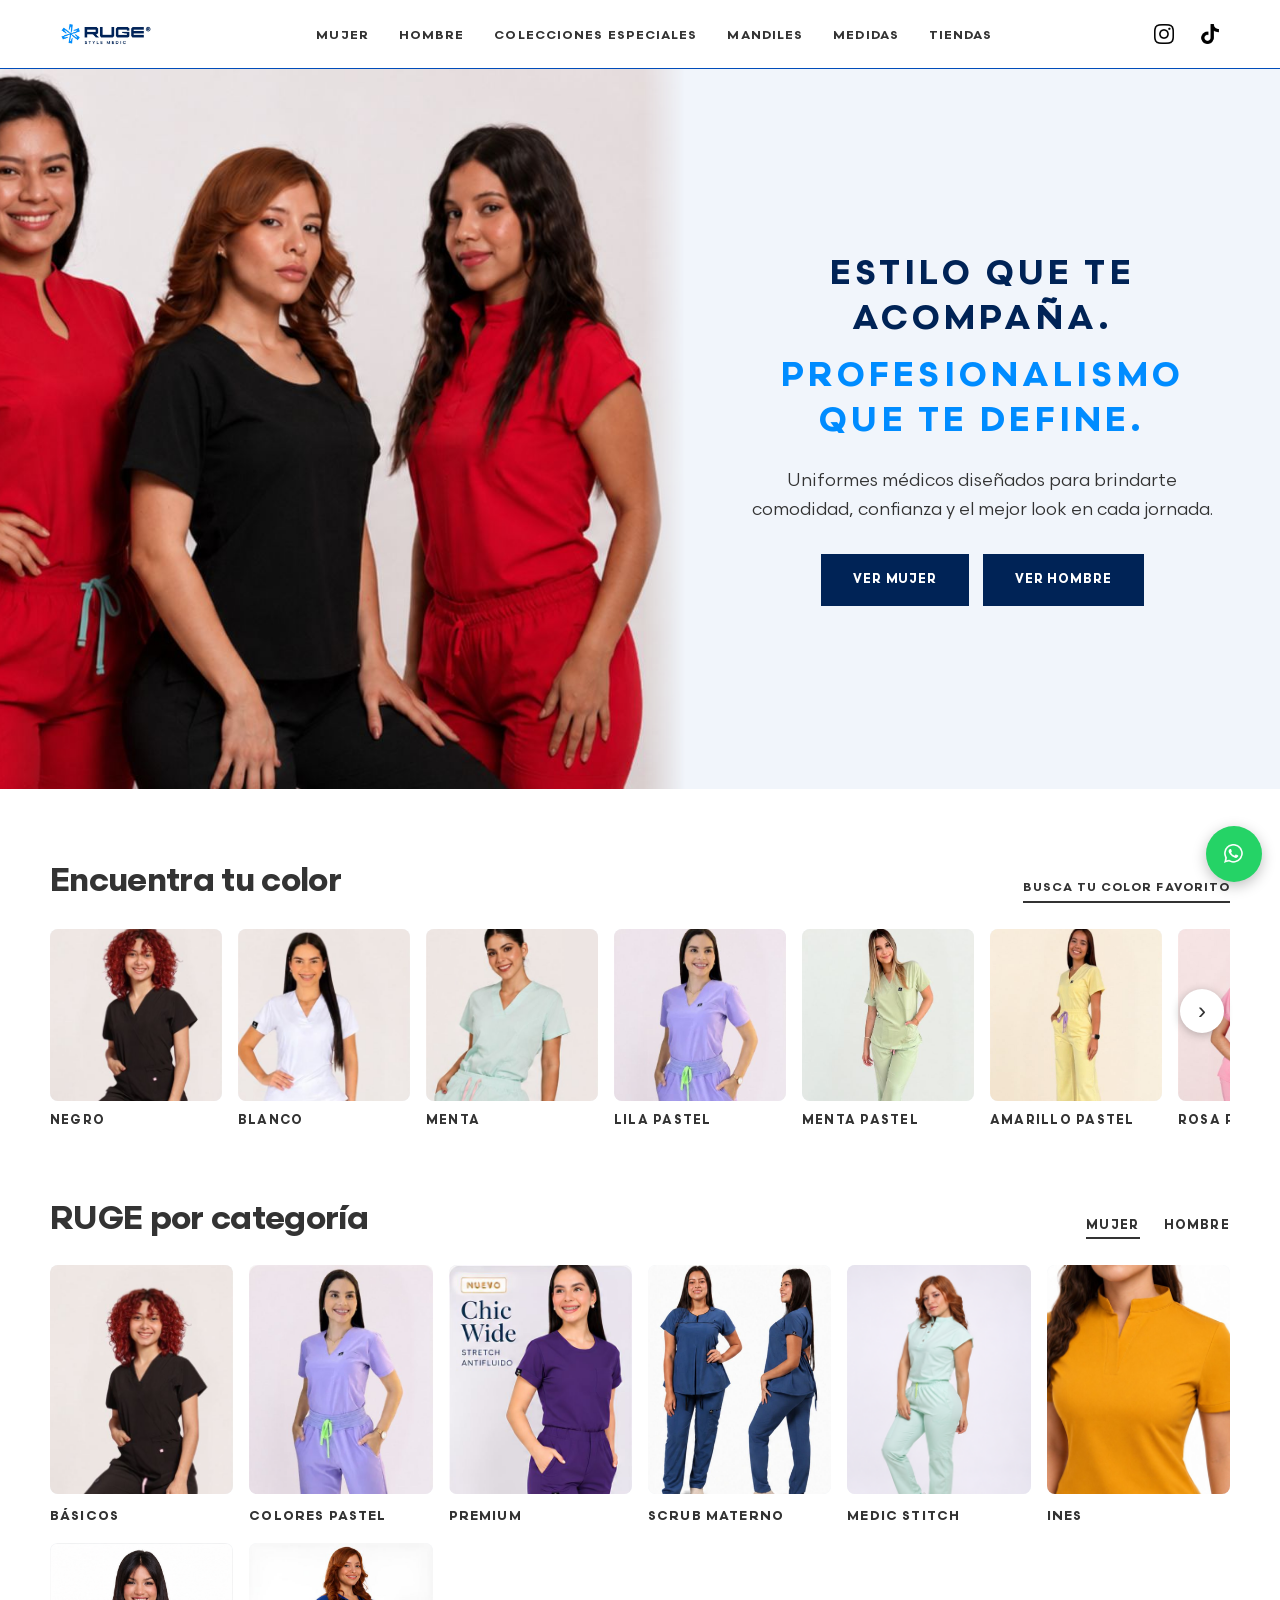
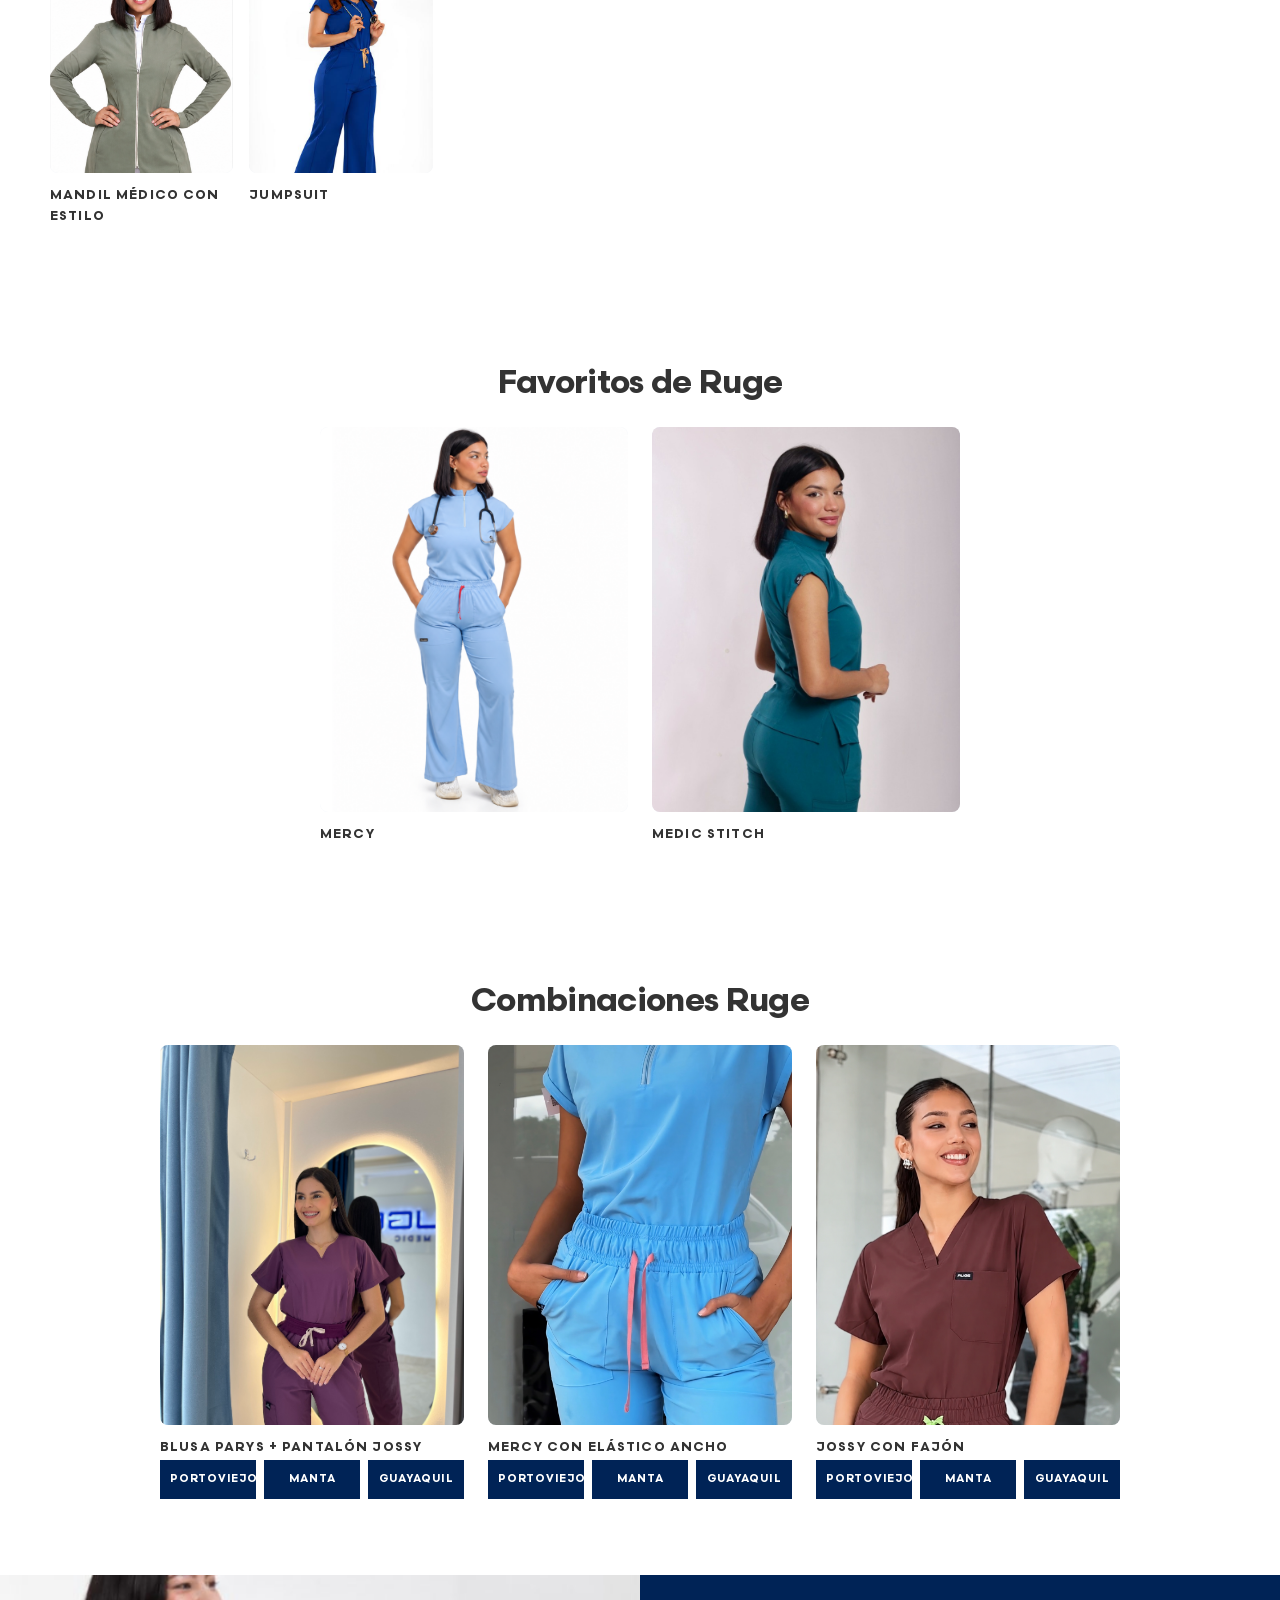
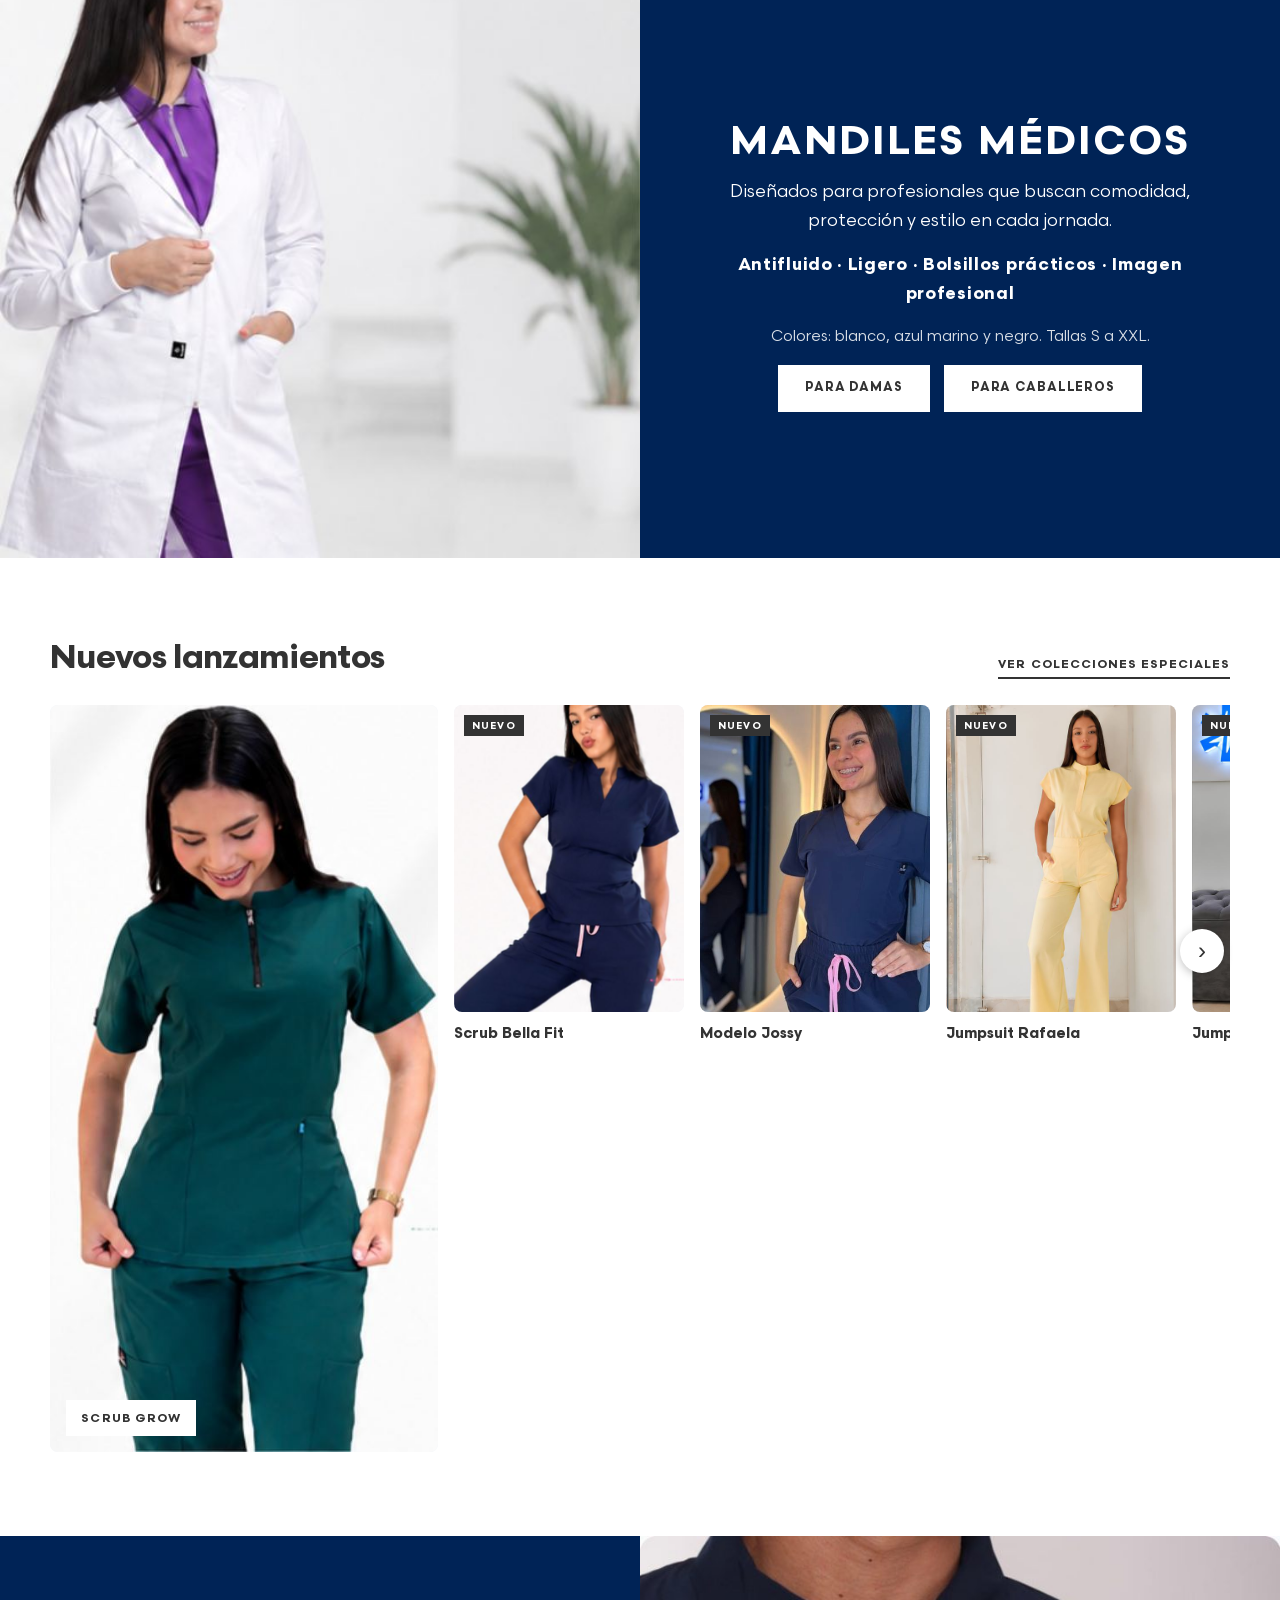
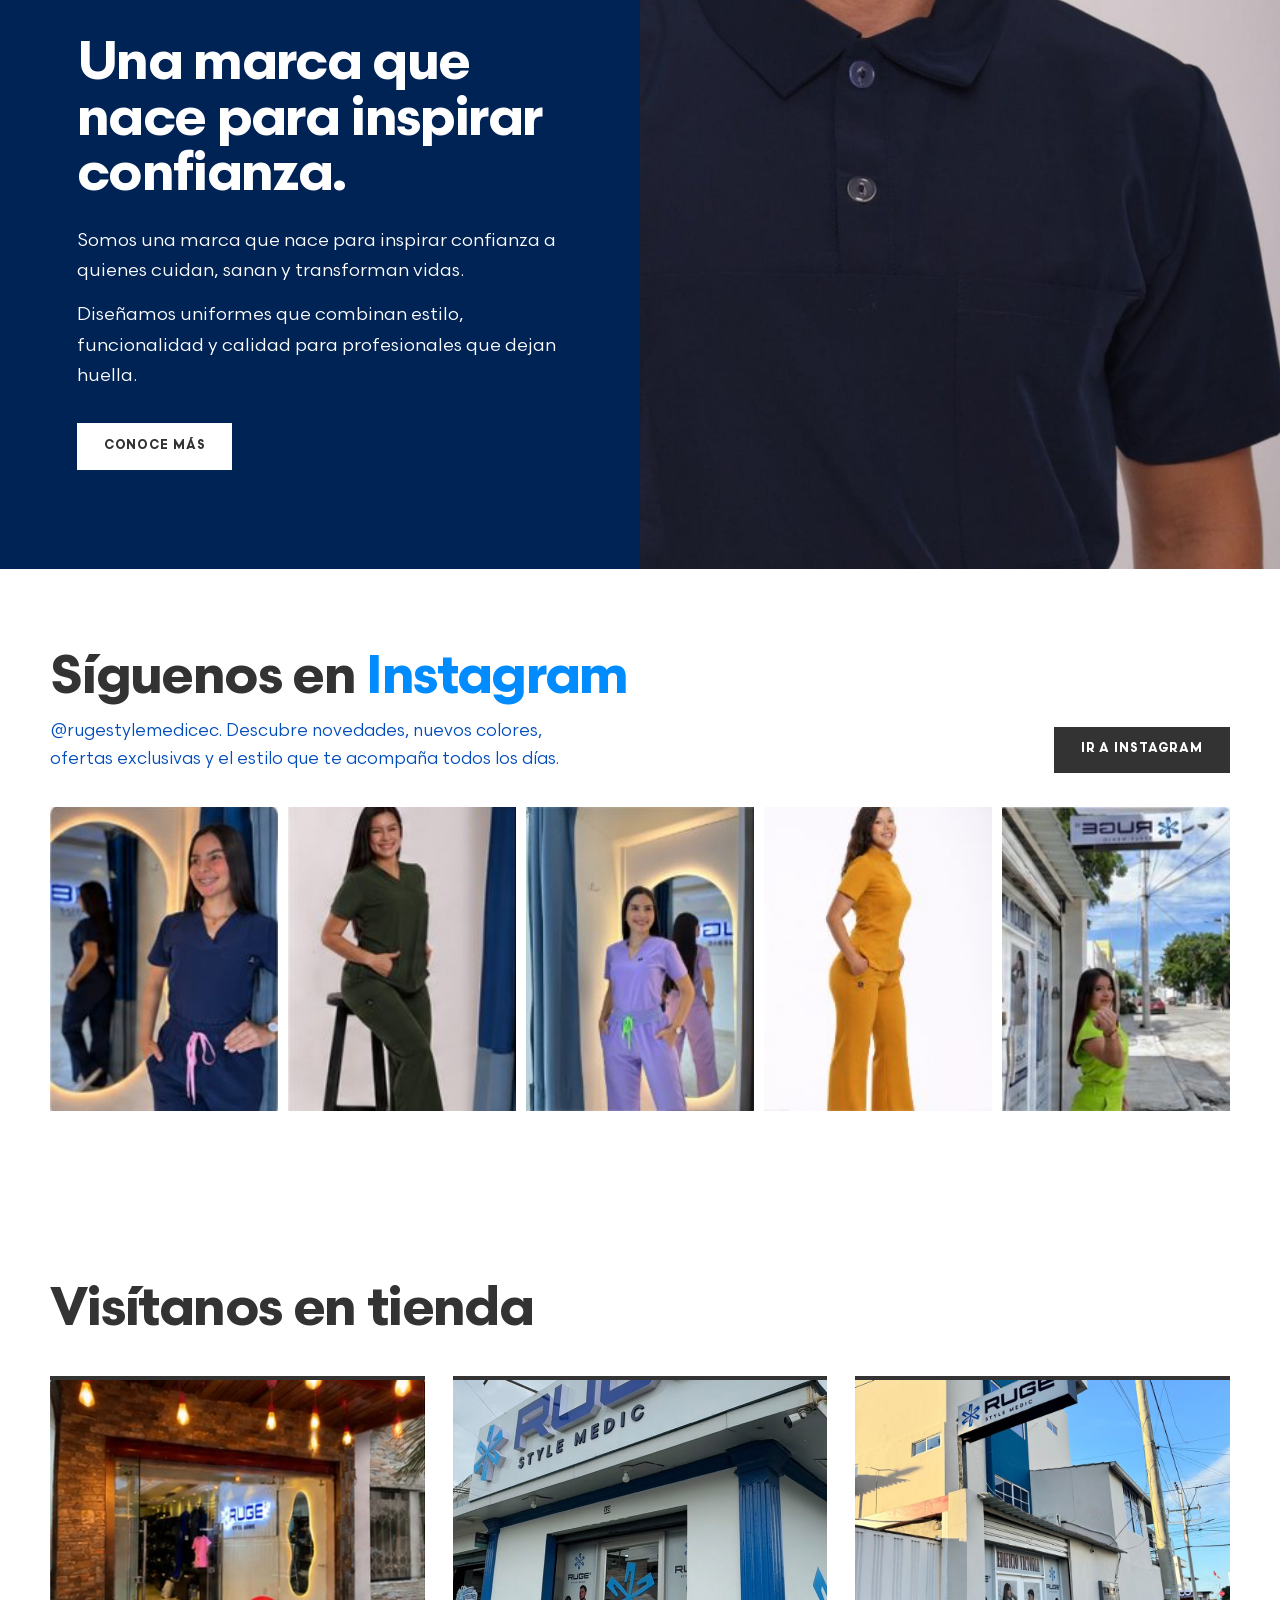
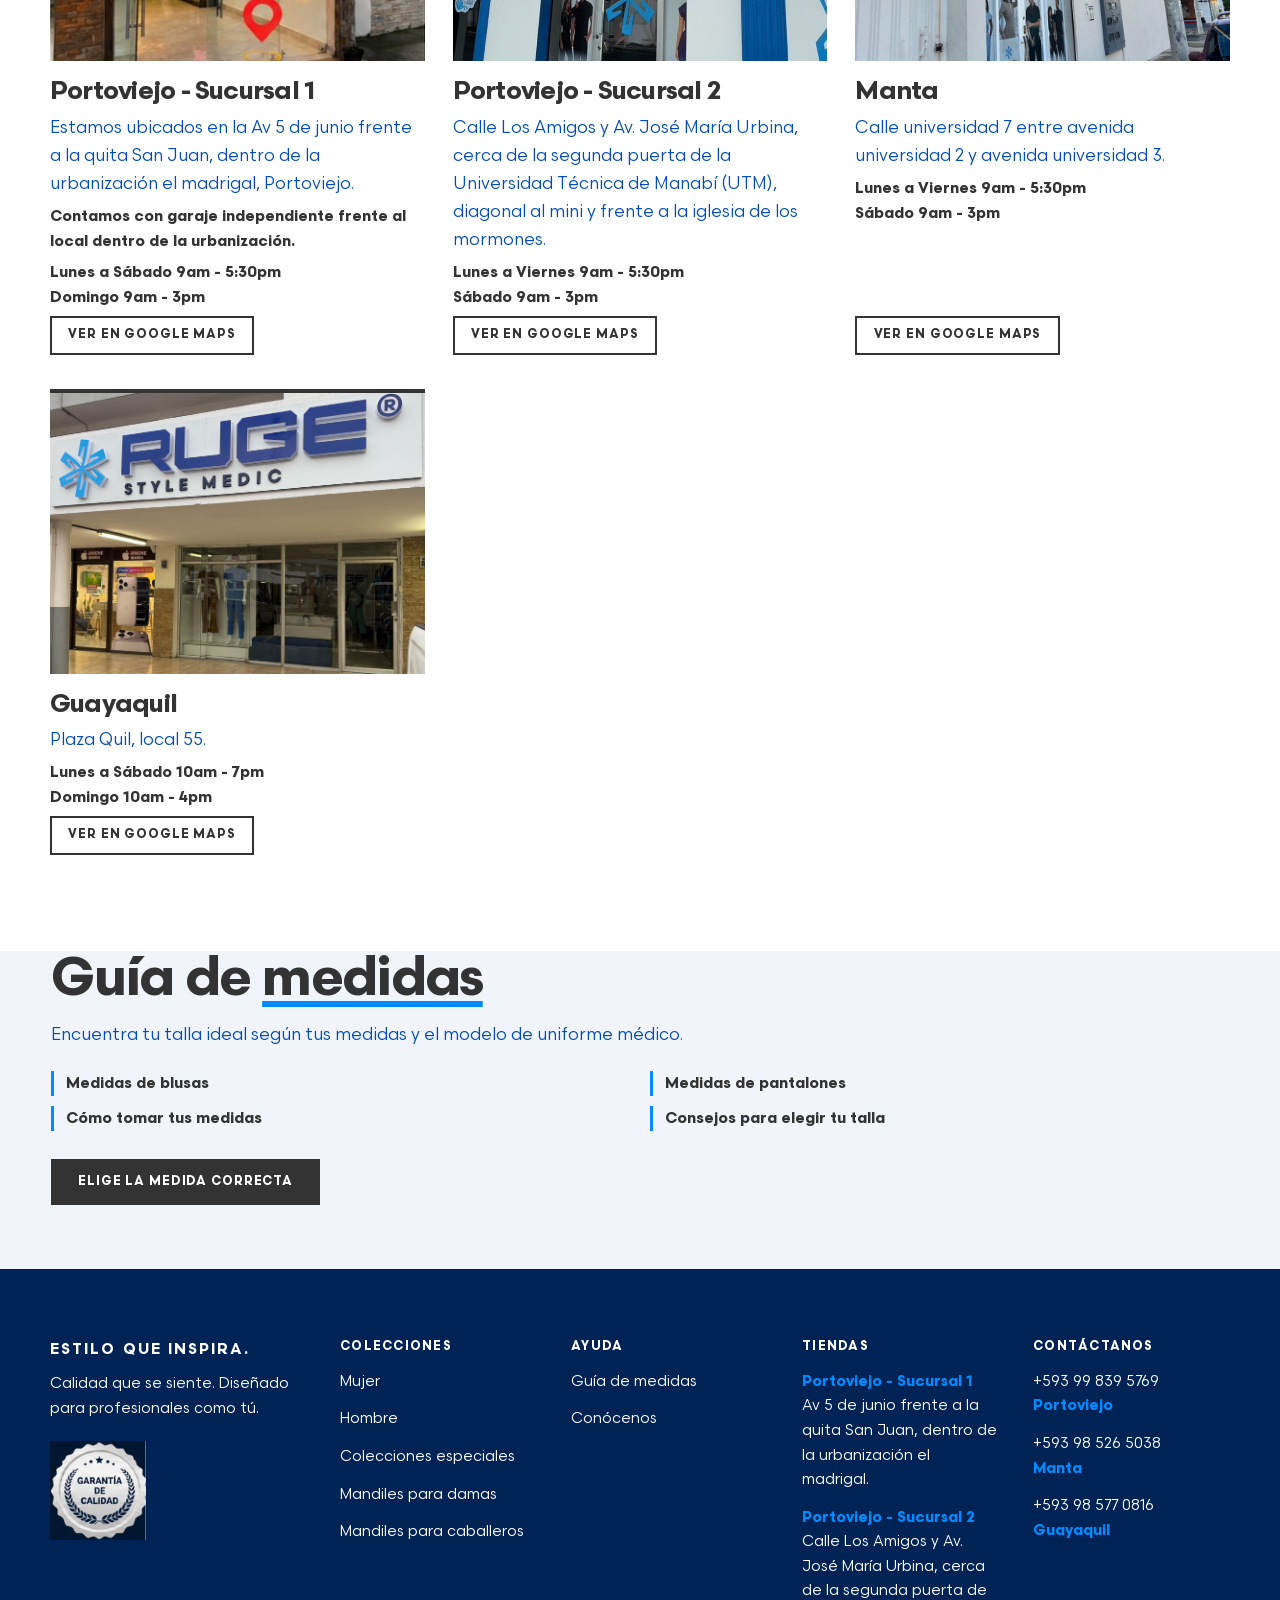
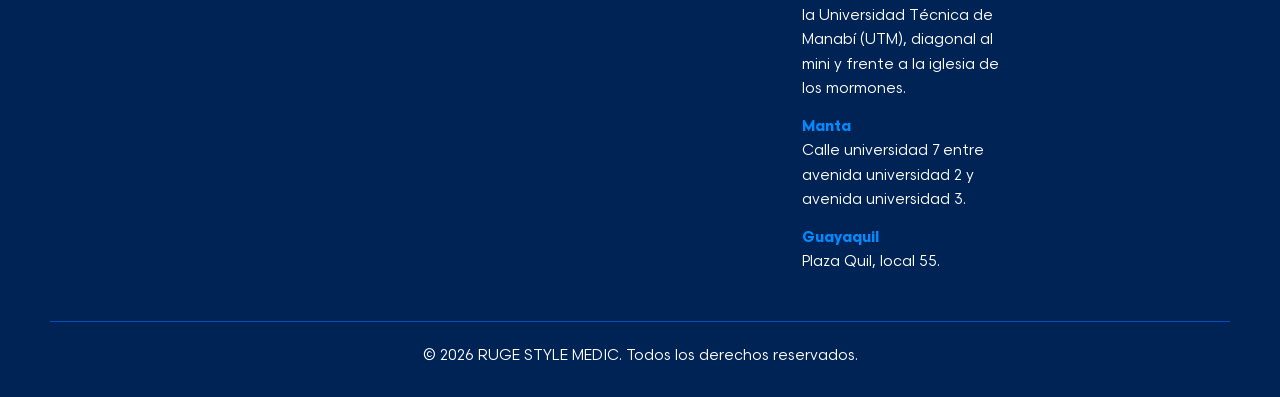
<file: index.html>
<!DOCTYPE html>
<html lang="es">

<head>
    <meta charset="utf-8">
    <meta name="viewport" content="width=device-width, initial-scale=1, viewport-fit=cover">
    <title>RUGE Style Medic | Uniformes médicos con estilo</title>
    <meta name="description"
        content="Uniformes médicos diseñados para brindarte comodidad, confianza y el mejor look en cada jornada. Tiendas en Portoviejo, Manta y Guayaquil.">
    <link rel="icon" type="image/x-icon" href="favicon.ico">
    <link rel="apple-touch-icon" href="/apple-touch-icon.png">
    <link rel="preconnect" href="https://fonts.googleapis.com">
    <link rel="preconnect" href="https://fonts.gstatic.com" crossorigin>
    <link href="https://fonts.googleapis.com/css2?family=Hanken+Grotesk:wght@400;500;600;700;800&display=swap"
        rel="stylesheet">
    <link rel="stylesheet" href="css/styles.css">
</head>

<body>
    <a class="skip" href="#main">Saltar al contenido</a>
    <header>
        <div class="wrap nav">
            <a href="#inicio" aria-label="RUGE Style Medic, inicio"><img src="img/logo.png" alt="RUGE Style Medic"
                    width="165" height="44"></a>
            <ul id="menu">
                <li><a href="mujer.html">Mujer</a></li>
                <li><a href="hombre.html">Hombre</a></li>
                <li><a href="especiales.html">Colecciones especiales</a></li>
                <li><a href="#mandiles">Mandiles</a></li>
                <li><a href="guia.html">Medidas</a></li>
                <li><a href="#tiendas">Tiendas</a></li>
            </ul>
            <div class="hd-ic">
                <a href="https://www.instagram.com/rugestylemedicec/" target="_blank" rel="noopener"
                    aria-label="Instagram" title="Instagram"><img src="img/instagram-icon.png" alt="Instagram"
                        width="20" height="20"></a>
                <a href="https://www.tiktok.com/@rugestylemedic" target="_blank" rel="noopener" aria-label="TikTok"
                    title="TikTok"><img src="img/tiktok-icon.png" alt="TikTok" width="20" height="20"></a>
            </div>
            <button class="burger" aria-expanded="false" aria-controls="menu">Menú</button>
        </div>
    </header>
    <main id="main">
        <section class="hs" id="inicio">
            <div class="hs-i"><img src="img/index-tres-profesionales-de-la-salud-con-uniformes-medic.jpg"
                    alt="Tres profesionales de la salud con uniformes médicos rojos y negro" fetchpriority="high"></div>
            <div class="hs-t">
                <h1>Estilo que te acompaña.<span>Profesionalismo que te define.</span></h1>
                <p>Uniformes médicos diseñados para brindarte comodidad, confianza y el mejor look en cada jornada.</p>
                <div class="hs-b"><a class="btn" href="mujer.html">Ver mujer</a><a class="btn" href="hombre.html">Ver
                        hombre</a></div>
            </div>
        </section>

        <section class="cr">
            <div class="wrap">
                <div class="sh">
                    <h2>Encuentra tu color</h2><a class="ul"
                        href="https://wa.me/593992301635?text=Hola%2C%20quiero%20ver%20el%20cat%C3%A1logo%20de%20colores"
                        target="_blank" rel="noopener">Busca tu color favorito</a>
                </div>
                <div class="car" data-car>
                    <ul class="trk">
                        <li><a href="mujer.html#m-1"><span class="im"><img src="img/mujer-uniforme-scrub-cruzado.jpg"
                                        alt="" loading="lazy"></span><b>Negro</b></a></li>
                        <li><a href="mujer.html#m-1"><span class="im"><img
                                        src="img/mujer-uniforme-classic-scrubvibe.jpg" alt=""
                                        loading="lazy"></span><b>Blanco</b></a></li>
                        <li><a href="mujer.html#m-1"><span class="im"><img src="img/mujer-uniforme-scrub-clasico.jpg"
                                        alt="" loading="lazy"></span><b>Menta</b></a></li>
                        <li><a href="mujer.html#m-1"><span class="im"><img src="img/mujer-uniforme-lila-pastel.jpg"
                                        alt="" loading="lazy"></span><b>Lila pastel</b></a></li>
                        <li><a href="mujer.html#m-1"><span class="im"><img src="img/mujer-uniforme-menta-pastel.jpg"
                                        alt="" loading="lazy"></span><b>Menta pastel</b></a></li>
                        <li><a href="mujer.html#m-1"><span class="im"><img src="img/mujer-uniforme-amarillo-pastel.jpg"
                                        alt="" loading="lazy"></span><b>Amarillo pastel</b></a></li>
                        <li><a href="mujer.html#m-1"><span class="im"><img src="img/mujer-uniforme-rosa-pastel.jpg"
                                        alt="" loading="lazy"></span><b>Rosa pastel</b></a></li>
                    </ul><button class="nx" type="button" aria-label="Ver más colores">›</button>
                </div>
            </div>
        </section>

        <section class="cg" id="colecciones">
            <div class="wrap">
                <div class="sh">
                    <h2>RUGE por categoría</h2>
                    <div class="tabs" role="group" aria-label="Elegir línea"><button type="button" data-tab="t-m"
                            aria-selected="true">Mujer</button><button type="button" data-tab="t-h"
                            aria-selected="false">Hombre</button></div>
                </div>
                <ul class="gr" id="t-m">
                    <li><a href="mujer.html#m-1"><span class="im"><img src="img/mujer-uniforme-scrub-cruzado.jpg" alt=""
                                    loading="lazy"></span><b>Básicos</b></a></li>
                    <li><a href="mujer.html#m-1"><span class="im"><img src="img/mujer-uniforme-lila-pastel.jpg" alt=""
                                    loading="lazy"></span><b>Colores pastel</b></a></li>
                    <li><a href="mujer.html#m-3"><span class="im"><img
                                    src="img/mujer-uniforme-chic-wide-color-morado.jpg" alt=""
                                    loading="lazy"></span><b>Premium</b></a></li>
                    <li><a href="mujer.html#m-4"><span class="im"><img
                                    src="img/mujer-uniforme-materno-azul-visto-de-frente-y-de-lado.jpg" alt=""
                                    loading="lazy"></span><b>Scrub Materno</b></a></li>
                    <li><a href="mujer.html#m-12"><span class="im"><img src="img/medic-stitch-menta-2.png" alt=""
                                    loading="lazy"></span><b>Medic Stitch</b></a></li>
                    <li><a href="mujer.html#m-18"><span class="im"><img src="img/ines-mostaza-1.jpeg" alt=""
                                    loading="lazy"></span><b>Ines</b></a></li>
                    <li><a href="damas.html#d-2"><span class="im"><img
                                    src="img/mandil-medico-estilo-verde-militar-1.png" alt=""
                                    loading="lazy"></span><b>Mandil médico con estilo</b></a></li>
                    <li><a href="especiales.html#e-1"><span class="im"><img src="img/especiales-jumpsuit-azul.jpg"
                                    alt="" loading="lazy"></span><b>Jumpsuit</b></a></li>
                </ul>
                <ul class="gr" id="t-h" hidden>
                    <li><a href="hombre.html#h-1"><span class="im"><img
                                    src="img/hombre-uniforme-clasico-para-hombre.jpg" alt=""
                                    loading="lazy"></span><b>Clásico</b></a></li>
                    <li><a href="hombre.html#h-2"><span class="im"><img
                                    src="img/hombre-uniforme-scrub-signature-para-hombre.jpg" alt=""
                                    loading="lazy"></span><b>Scrub Signature</b></a></li>
                    <li><a href="hombre.html#h-6"><span class="im"><img
                                    src="img/hombre-uniforme-scrub-elite-para-hombre.jpg" alt=""
                                    loading="lazy"></span><b>Scrub Élite</b></a></li>
                    <li><a href="hombre.html#h-5"><span class="im"><img src="img/prestige-verde-militar-1.jpeg" alt=""
                                    loading="lazy"></span><b>Ruge Prestige</b></a></li>
                    <li><a href="hombre.html#h-11"><span class="im"><img src="img/polo-vino-1.jpeg" alt=""
                                    loading="lazy"></span><b>Polo</b></a></li>
                    <li><a href="caballeros.html#c-3"><span class="im"><img
                                    src="img/caballeros-chaqueta-medica-para-caballero.jpg" alt=""
                                    loading="lazy"></span><b>Chaqueta médica</b></a></li>
                    <li><a href="caballeros.html#c-1"><span class="im"><img
                                    src="img/caballeros-mandil-medico-para-caballero.jpg" alt=""
                                    loading="lazy"></span><b>Mandil médico</b></a></li>
                </ul>
            </div>
        </section>

        <section class="cg" id="favoritos">
            <div class="wrap">
                <div class="sh">
                    <h2>Favoritos de Ruge</h2>
                </div>
                <ul class="gr">
                    <li><a href="mujer.html#m-11"><span class="im"><img data-photo-rotator
                                    data-photo-slides="img/mercy-celeste-cielo-1.png|img/mercy-celeste-cielo-2.png|img/mercy-celeste-cielo-3.png|img/mercy-celeste-cielo-4.jpeg"
                                    src="img/mercy-celeste-cielo-1.png" alt="Uniforme Mercy color celeste cielo"
                                    loading="lazy"></span><b>Mercy</b></a></li>
                    <li><a href="mujer.html#m-12"><span class="im"><img data-photo-rotator
                                    data-photo-slides="img/medic-stitch-verde-petroleo-1.jpeg|img/medic-stitch-verde-petroleo-2.jpeg|img/medic-stitch-verde-petroleo-3.jpeg|img/medic-stitch-verde-petroleo-4.jpeg"
                                    src="img/medic-stitch-verde-petroleo-1.jpeg"
                                    alt="Uniforme Medic Stitch color verde petróleo" loading="lazy"></span><b>Medic
                                Stitch</b></a></li>
                </ul>
            </div>
        </section>

        <section class="cg" id="combinaciones-ruge">
            <div class="wrap">
                <div class="sh">
                    <h2>Combinaciones Ruge</h2>
                </div>
                <ul class="gr">
                    <li>
                        <a href="mujer.html#m-15"><span class="im"><img
                                    src="img/combina-blusa-parys-pantalon-jossy.jpeg"
                                    alt="Combinación de blusa Parys con pantalón Jossy" loading="lazy"></span><b>Blusa
                                Parys + pantalón Jossy</b></a>
                        <div class="city-whatsapp-actions" aria-label="Consultar combinación por sucursal">
                            <a class="btn"
                                href="https://wa.me/593998395769?text=Hola%20RUGE%2C%20quiero%20consultar%20la%20combinaci%C3%B3n%20Blusa%20Parys%20%2B%20pantal%C3%B3n%20Jossy"
                                target="_blank" rel="noopener">Portoviejo</a>
                            <a class="btn"
                                href="https://wa.me/593985265038?text=Hola%20RUGE%2C%20quiero%20consultar%20la%20combinaci%C3%B3n%20Blusa%20Parys%20%2B%20pantal%C3%B3n%20Jossy"
                                target="_blank" rel="noopener">Manta</a>
                            <a class="btn"
                                href="https://wa.me/593985770816?text=Hola%20RUGE%2C%20quiero%20consultar%20la%20combinaci%C3%B3n%20Blusa%20Parys%20%2B%20pantal%C3%B3n%20Jossy"
                                target="_blank" rel="noopener">Guayaquil</a>
                        </div>
                    </li>
                    <li>
                        <a href="mujer.html#m-11"><span class="im"><img data-photo-rotator
                                    data-photo-slides="img/scrub-mercy-elastico-ancho-1.png|img/scrub-mercy-elastico-ancho-2.png"
                                    src="img/scrub-mercy-elastico-ancho-1.png" alt="Scrub Mercy con elástico ancho"
                                    loading="lazy"></span><b>Mercy con elástico ancho</b></a>
                        <div class="city-whatsapp-actions" aria-label="Consultar combinación por sucursal">
                            <a class="btn"
                                href="https://wa.me/593998395769?text=Hola%20RUGE%2C%20quiero%20consultar%20Mercy%20con%20el%C3%A1stico%20ancho"
                                target="_blank" rel="noopener">Portoviejo</a>
                            <a class="btn"
                                href="https://wa.me/593985265038?text=Hola%20RUGE%2C%20quiero%20consultar%20Mercy%20con%20el%C3%A1stico%20ancho"
                                target="_blank" rel="noopener">Manta</a>
                            <a class="btn"
                                href="https://wa.me/593985770816?text=Hola%20RUGE%2C%20quiero%20consultar%20Mercy%20con%20el%C3%A1stico%20ancho"
                                target="_blank" rel="noopener">Guayaquil</a>
                        </div>
                    </li>
                    <li>
                        <a href="mujer.html#m-9"><span class="im"><img data-photo-rotator
                                    data-photo-slides="img/scrub-jossy-fajon-1.png|img/scrub-jossy-fajon-2.png"
                                    src="img/scrub-jossy-fajon-1.png" alt="Scrub Jossy con fajón"
                                    loading="lazy"></span><b>Jossy con fajón</b></a>
                        <div class="city-whatsapp-actions" aria-label="Consultar combinación por sucursal">
                            <a class="btn"
                                href="https://wa.me/593998395769?text=Hola%20RUGE%2C%20quiero%20consultar%20Jossy%20con%20faj%C3%B3n"
                                target="_blank" rel="noopener">Portoviejo</a>
                            <a class="btn"
                                href="https://wa.me/593985265038?text=Hola%20RUGE%2C%20quiero%20consultar%20Jossy%20con%20faj%C3%B3n"
                                target="_blank" rel="noopener">Manta</a>
                            <a class="btn"
                                href="https://wa.me/593985770816?text=Hola%20RUGE%2C%20quiero%20consultar%20Jossy%20con%20faj%C3%B3n"
                                target="_blank" rel="noopener">Guayaquil</a>
                        </div>
                    </li>
                </ul>
            </div>
        </section>

        <section class="fb" id="mandiles"><img src="img/index-profesional-con-mandil-medico-blanco.jpg"
                alt="Profesional con mandil médico blanco" loading="lazy">
            <div class="fb-t">
                <h2>Mandiles médicos</h2>
                <p>Diseñados para profesionales que buscan comodidad, protección y estilo en cada jornada.</p>
                <p class="fb-f">Antifluido · Ligero · Bolsillos prácticos · Imagen profesional</p>
                <p class="fb-s">Colores: blanco, azul marino y negro. Tallas S a XXL.</p>
                <div class="hs-b"><a class="btn" href="damas.html">Para damas</a><a class="btn"
                        href="caballeros.html">Para
                        caballeros</a></div>
            </div>
        </section>

        <section class="nv">
            <div class="wrap">
                <div class="sh">
                    <h2>Nuevos lanzamientos</h2><a class="ul" href="especiales.html">Ver colecciones especiales</a>
                </div>
                <div class="nv-g"><a class="nv-big" href="especiales.html#e-6"><img src="img/especiales-scrub-grow.jpg"
                            alt="Scrub Grow" loading="lazy"><span>Scrub Grow</span></a>
                    <div class="car" data-car>
                        <ul class="trk">
                            <li><a href="especiales.html#e-7"><span class="im"><img
                                            src="img/especiales-scrub-bella-fit.jpg" alt="" loading="lazy"><span
                                            class="tag">Nuevo</span></span><b>Scrub Bella Fit</b></a></li>
                            <li><a href="especiales.html#e-5"><span class="im"><img
                                            src="img/especiales-modelo-jossy.jpg" alt="" loading="lazy"><span
                                            class="tag">Nuevo</span></span><b>Modelo Jossy</b></a></li>
                            <li><a href="especiales.html#e-4"><span class="im"><img
                                            src="img/especiales-jumpsuit-rafaela.jpg" alt="" loading="lazy"><span
                                            class="tag">Nuevo</span></span><b>Jumpsuit Rafaela</b></a></li>
                            <li><a href="especiales.html#e-2"><span class="im"><img
                                            src="img/especiales-jumpsuit-verde-lima.jpg" alt="" loading="lazy"><span
                                            class="tag">Nuevo</span></span><b>Jumpsuit verde lima</b></a></li>
                            <li><a href="especiales.html#e-3"><span class="im"><img
                                            src="img/especiales-jumpsuit-beige.jpg" alt="" loading="lazy"><span
                                            class="tag">Nuevo</span></span><b>Jumpsuit beige</b></a></li>
                            <li><a href="mujer.html#m-4"><span class="im"><img
                                            src="img/mujer-uniforme-materno-azul-visto-de-frente-y-de-lado.jpg" alt=""
                                            loading="lazy"><span class="tag">Nuevo</span></span><b>Scrub Materno</b></a>
                            </li>
                        </ul><button class="nx" type="button" aria-label="Ver más modelos">›</button>
                    </div>
                </div>
            </div>
        </section>

        <section class="about" id="nosotros">
            <div class="about-t">
                <h2>Una marca que nace para inspirar confianza.</h2>
                <p>Somos una marca que nace para inspirar confianza a quienes cuidan, sanan y transforman vidas.</p>
                <p>Diseñamos uniformes que combinan estilo, funcionalidad y calidad para profesionales que dejan huella.
                </p>
                <a class="btn" href="conocenos.html">Conoce más</a>
            </div>
            <img src="img/index-detalle-del-cuello-y-botones-de-un-uniforme-azul-m.jpg"
                alt="Detalle del cuello y botones de un uniforme azul marino" loading="lazy">
        </section>
        <section class="ig">
            <div class="wrap">
                <div class="ig-h">
                    <div>
                        <h2>Síguenos en <span>Instagram</span></h2>
                        <p>@rugestylemedicec. Descubre novedades, nuevos colores, ofertas exclusivas y el estilo que te
                            acompaña todos los días.</p>
                    </div>
                    <a class="btn" href="https://www.instagram.com/rugestylemedicec/" target="_blank" rel="noopener">Ir
                        a Instagram</a>
                </div>
                <div class="ig-g">
                    <a href="https://www.instagram.com/rugestylemedicec/" target="_blank" rel="noopener"
                        aria-label="Ver Instagram de RUGE"><img src="img/index-uniforme-azul-marino-con-cordon-rosa.jpg"
                            alt="Uniforme azul marino con cordón rosa" loading="lazy"></a>
                    <a href="https://www.instagram.com/rugestylemedicec/" target="_blank" rel="noopener"
                        aria-label="Ver Instagram de RUGE"><img src="img/index-uniforme-verde-oscuro.jpg"
                            alt="Uniforme verde oscuro" loading="lazy"></a>
                    <a href="https://www.instagram.com/rugestylemedicec/" target="_blank" rel="noopener"
                        aria-label="Ver Instagram de RUGE"><img src="img/index-uniforme-lila-frente-al-espejo.jpg"
                            alt="Uniforme lila frente al espejo" loading="lazy"></a>
                    <a href="https://www.instagram.com/rugestylemedicec/" target="_blank" rel="noopener"
                        aria-label="Ver Instagram de RUGE"><img src="img/index-uniforme-mostaza-visto-de-lado.jpg"
                            alt="Uniforme mostaza visto de lado" loading="lazy"></a>
                    <a href="https://www.instagram.com/rugestylemedicec/" target="_blank" rel="noopener"
                        aria-label="Ver Instagram de RUGE"><img
                            src="img/index-uniforme-verde-limon-frente-a-una-tienda-ruge.jpg"
                            alt="Uniforme verde limón frente a una tienda RUGE" loading="lazy"></a>
                </div>
            </div>
        </section>
        <section class="shops" id="tiendas">
            <div class="wrap">
                <h2>Visítanos en tienda</h2>
                <div class="sg">
                    <article><img src="img/index-interior-de-la-tienda-ruge-en-portoviejo.jpg"
                            alt="Interior de la tienda RUGE en Portoviejo" loading="lazy">
                        <div>
                            <h3>Portoviejo - Sucursal 1</h3>
                            <p>Estamos ubicados en la Av 5 de junio frente a la quita San Juan, dentro de la
                                urbanización el madrigal, Portoviejo.</p>
                            <p class="note">Contamos con garaje independiente frente al local dentro de la urbanización.
                            </p>
                            <p class="note">Lunes a Sábado 9am - 5:30pm<br>Domingo 9am - 3pm</p>
                            <a class="btn ghost" href="https://maps.app.goo.gl/MaDAnab39EM5EVG19" target="_blank"
                                rel="noopener">Ver en Google Maps</a>
                        </div>
                    </article>
                    <article><img src="img/index-tienda-portoviejo-2.png" alt="Interior de la tienda RUGE en Portoviejo"
                            loading="lazy">
                        <div>
                            <h3>Portoviejo - Sucursal 2</h3>
                            <p>Calle Los Amigos y Av. José María Urbina, cerca de la segunda puerta de la Universidad
                                Técnica de Manabí (UTM), diagonal al mini y frente a la iglesia de los mormones.</p>
                            <p class="note">Lunes a Viernes 9am - 5:30pm<br>Sábado 9am - 3pm</p>
                            <a class="btn ghost" href="https://maps.app.goo.gl/NQemTPnQNrKq9XsF7" target="_blank"
                                rel="noopener">Ver en Google Maps</a>
                        </div>
                    </article>
                    <article><img src="img/index-fachada-de-la-tienda-ruge-en-manta.jpeg"
                            alt="Fachada de la tienda RUGE en Manta" loading="lazy">
                        <div>
                            <h3>Manta</h3>
                            <p>Calle universidad 7 entre avenida universidad 2 y avenida universidad 3.</p>
                            <p class="note">Lunes a Viernes 9am - 5:30pm<br>Sábado 9am - 3pm</p>
                            <a class="btn ghost"
                                href="https://www.google.com/maps/search/?api=1&query=RUGE+Style+Medic+Manta+Calle+Universidad+7"
                                target="_blank" rel="noopener">Ver en Google Maps</a>
                        </div>
                    </article>
                    <article><img src="img/index-fachada-de-la-tienda-ruge-en-plaza-quil-guayaquil.jpeg"
                            alt="Fachada de la tienda RUGE en Plaza Quil, Guayaquil" loading="lazy">
                        <div>
                            <h3>Guayaquil</h3>
                            <p>Plaza Quil, local 55.</p>
                            <p class="note">Lunes a Sábado 10am - 7pm<br>Domingo 10am - 4pm</p>
                            <a class="btn ghost"
                                href="https://www.google.com/maps/search/?api=1&query=RUGE+Style+Medic+Plaza+Quil+local+55+Guayaquil"
                                target="_blank" rel="noopener">Ver en Google Maps</a>
                        </div>
                    </article>
                </div>
            </div>
        </section>
        <div class="cm" id="medidas">
            <section class="med">
                <div class="med-t">
                    <h2>Guía de <em>medidas</em></h2>
                    <p>Encuentra tu talla ideal según tus medidas y el modelo de uniforme médico.</p>
                    <ul>
                        <li>Medidas de blusas</li>
                        <li>Medidas de pantalones</li>
                        <li>Cómo tomar tus medidas</li>
                        <li>Consejos para elegir tu talla</li>
                    </ul>
                    <a class="btn" href="guia.html">Elige la medida correcta</a>
                </div>
            </section>
        </div>
    </main>
    <footer class="ft" id="contacto">
        <div class="wrap">
            <div class="ft-g">
                <div>
                    <p class="ft-big">Estilo que inspira.</p>
                    <p class="ft-sub">Calidad que se siente. Diseñado para profesionales como tú.</p>
                    <img class="seal" src="img/sello-garantia.png" alt="Sello de garantía de calidad" loading="lazy">
                </div>
                <div>
                    <h3>Colecciones</h3>
                    <ul>
                        <li><a href="mujer.html">Mujer</a></li>
                        <li><a href="hombre.html">Hombre</a></li>
                        <li><a href="especiales.html">Colecciones especiales</a></li>
                        <li><a href="damas.html">Mandiles para damas</a></li>
                        <li><a href="caballeros.html">Mandiles para caballeros</a></li>
                    </ul>
                </div>
                <div>
                    <h3>Ayuda</h3>
                    <ul>
                        <li><a href="guia.html">Guía de medidas</a></li>
                        <li><a href="conocenos.html">Conócenos</a></li>
                    </ul>
                </div>
                <div>
                    <h3>Tiendas</h3>
                    <ul>
                        <li><a href="https://maps.app.goo.gl/MaDAnab39EM5EVG19" target="_blank"
                                rel="noopener"><b>Portoviejo - Sucursal 1</b><br>Av 5 de junio frente a la quita San
                                Juan, dentro de la urbanización el madrigal.</a></li>
                        <li><a href="https://maps.app.goo.gl/fJhsJsNrGTpoDMFn6" target="_blank"
                                rel="noopener"><b>Portoviejo - Sucursal 2</b><br>Calle Los Amigos y Av. José María
                                Urbina, cerca de la segunda puerta de la Universidad Técnica de Manabí (UTM), diagonal
                                al mini y frente a la iglesia de los mormones.</a></li>
                        <li><a href="https://maps.app.goo.gl/Mx79vt6UVNzc3Ma37" target="_blank"
                                rel="noopener"><b>Manta</b><br>Calle universidad 7 entre avenida universidad 2 y avenida
                                universidad 3.</a></li>
                        <li><a href="https://maps.app.goo.gl/CXXykoomKesDBsmm6" target="_blank"
                                rel="noopener"><b>Guayaquil</b><br>Plaza Quil, local 55.</a></li>
                    </ul>
                </div>
                <div>
                    <h3>Contáctanos</h3>
                    <ul>
                        <li><a href="tel:+593998395769">+593 99 839 5769</a><br><b>Portoviejo</b></li>
                        <li><a href="tel:+593985265038">+593 98 526 5038</a><br><b>Manta</b></li>
                        <li><a href="tel:+593985770816">+593 98 577 0816</a><br><b>Guayaquil</b></li>
                    </ul>
                </div>
            </div>
            <p class="copy">© 2026 RUGE STYLE MEDIC. Todos los derechos reservados.</p>
        </div>
    </footer>
    <a class="wa" href="https://wa.me/593992301635?text=Hola%20RUGE%20Style%20Medic" target="_blank" rel="noopener"
        aria-label="Escribir por WhatsApp"><img src="img/whatsapp-blanco-icon.png" alt="WhatsApp" width="20"
            height="20"></a>
    <script src="js/app.js" defer></script>
</body>

</html>
</file>
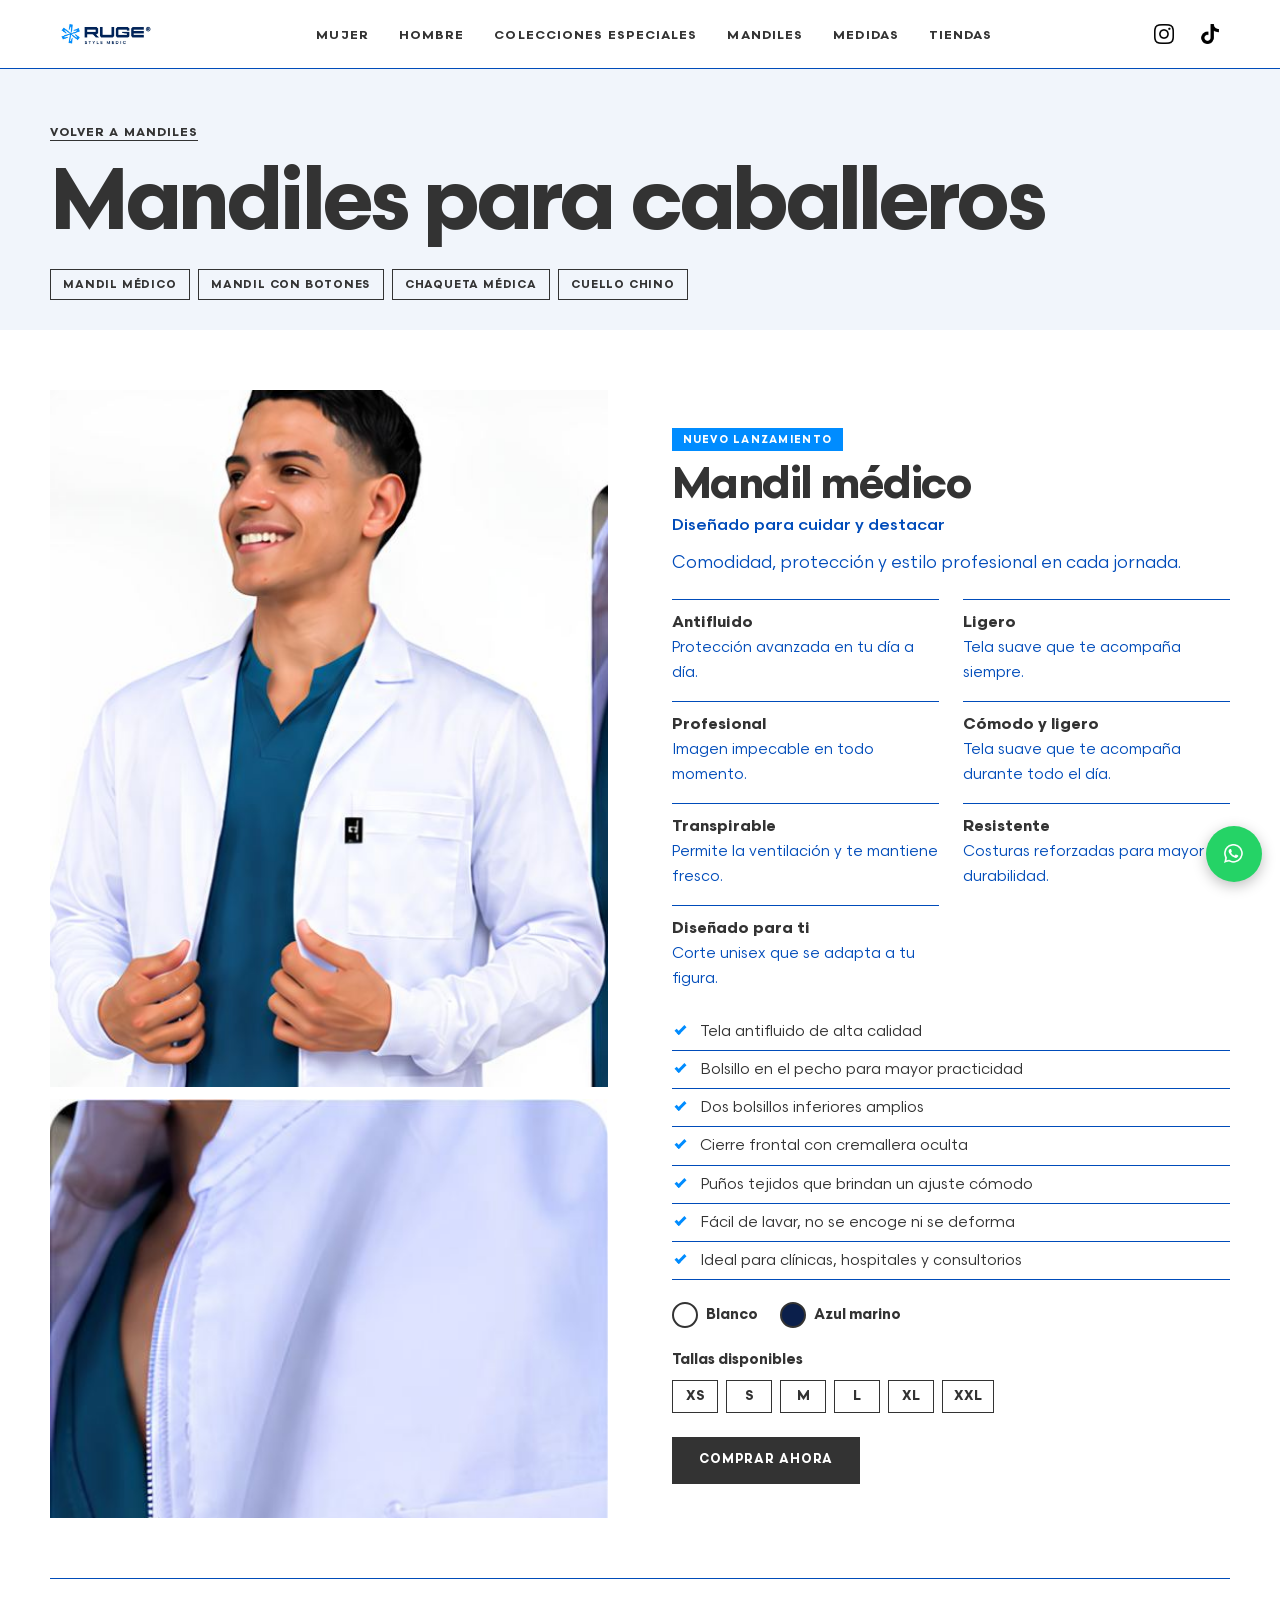
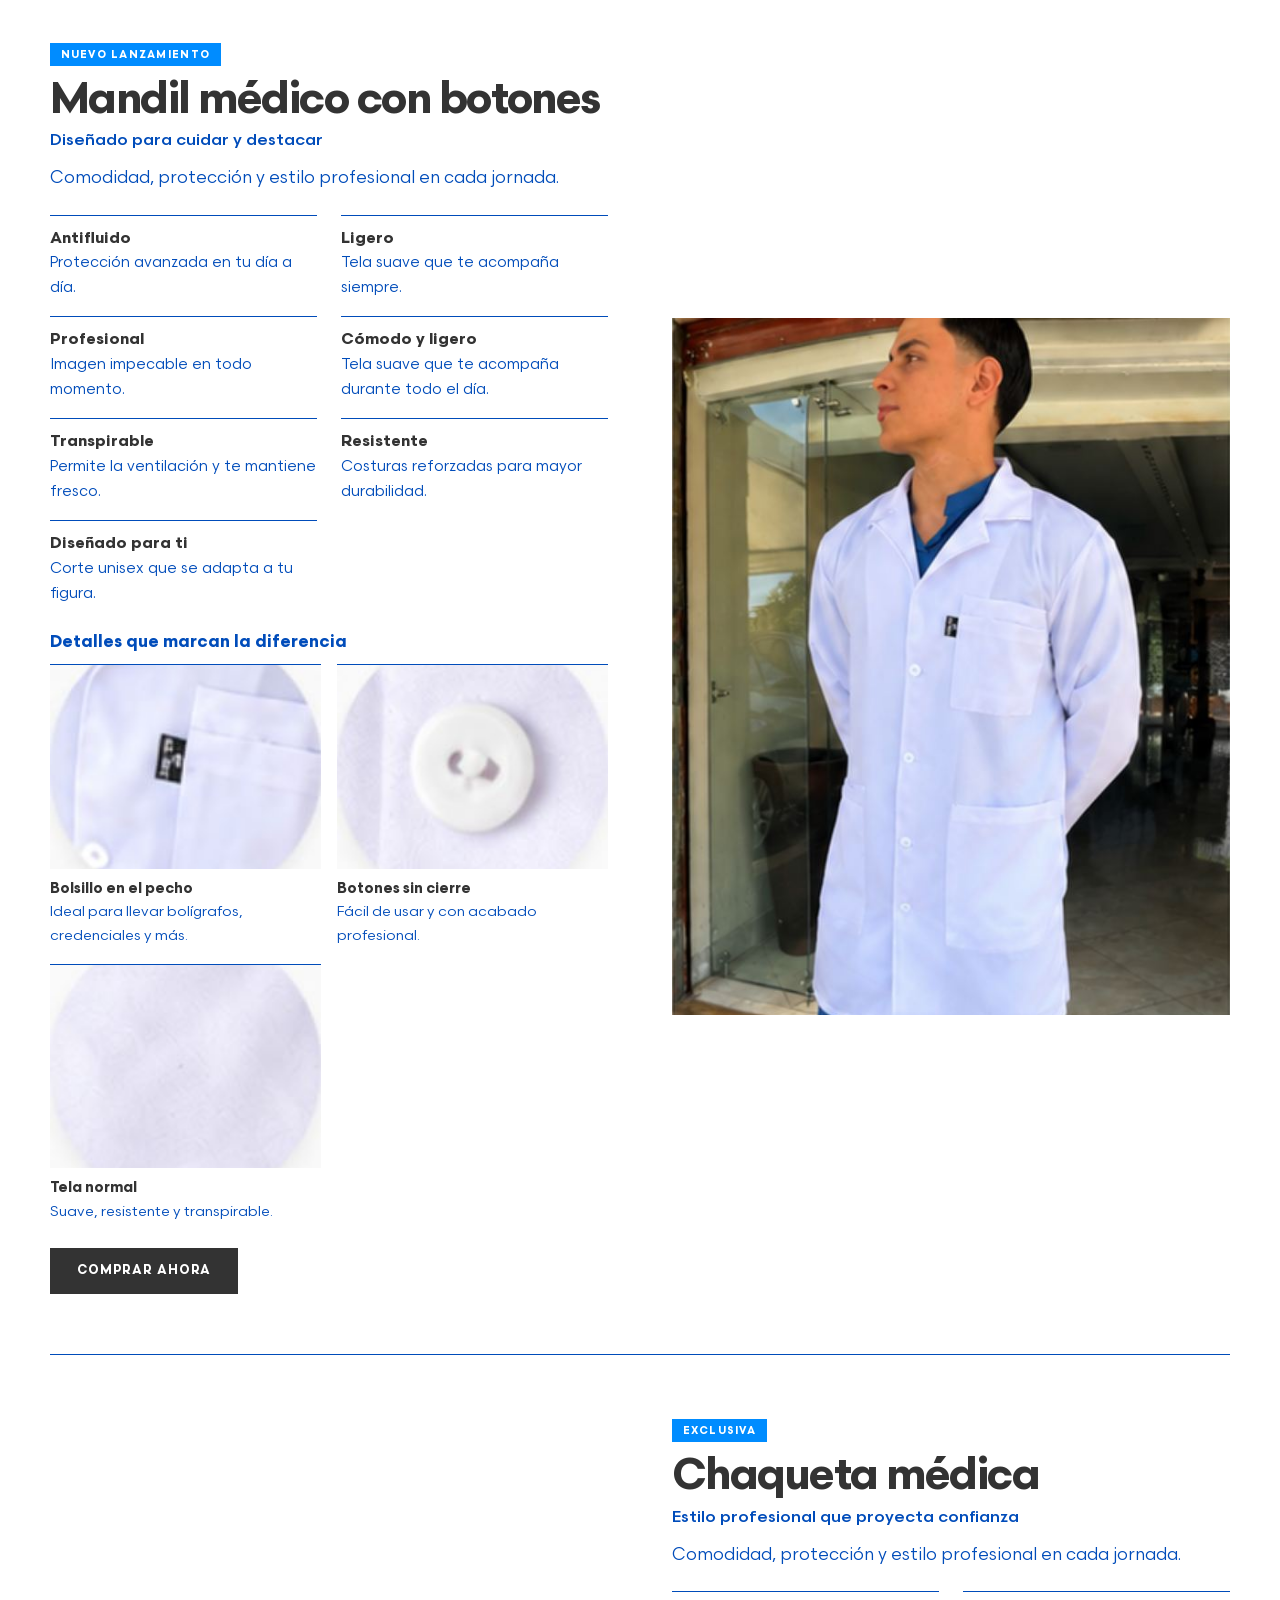
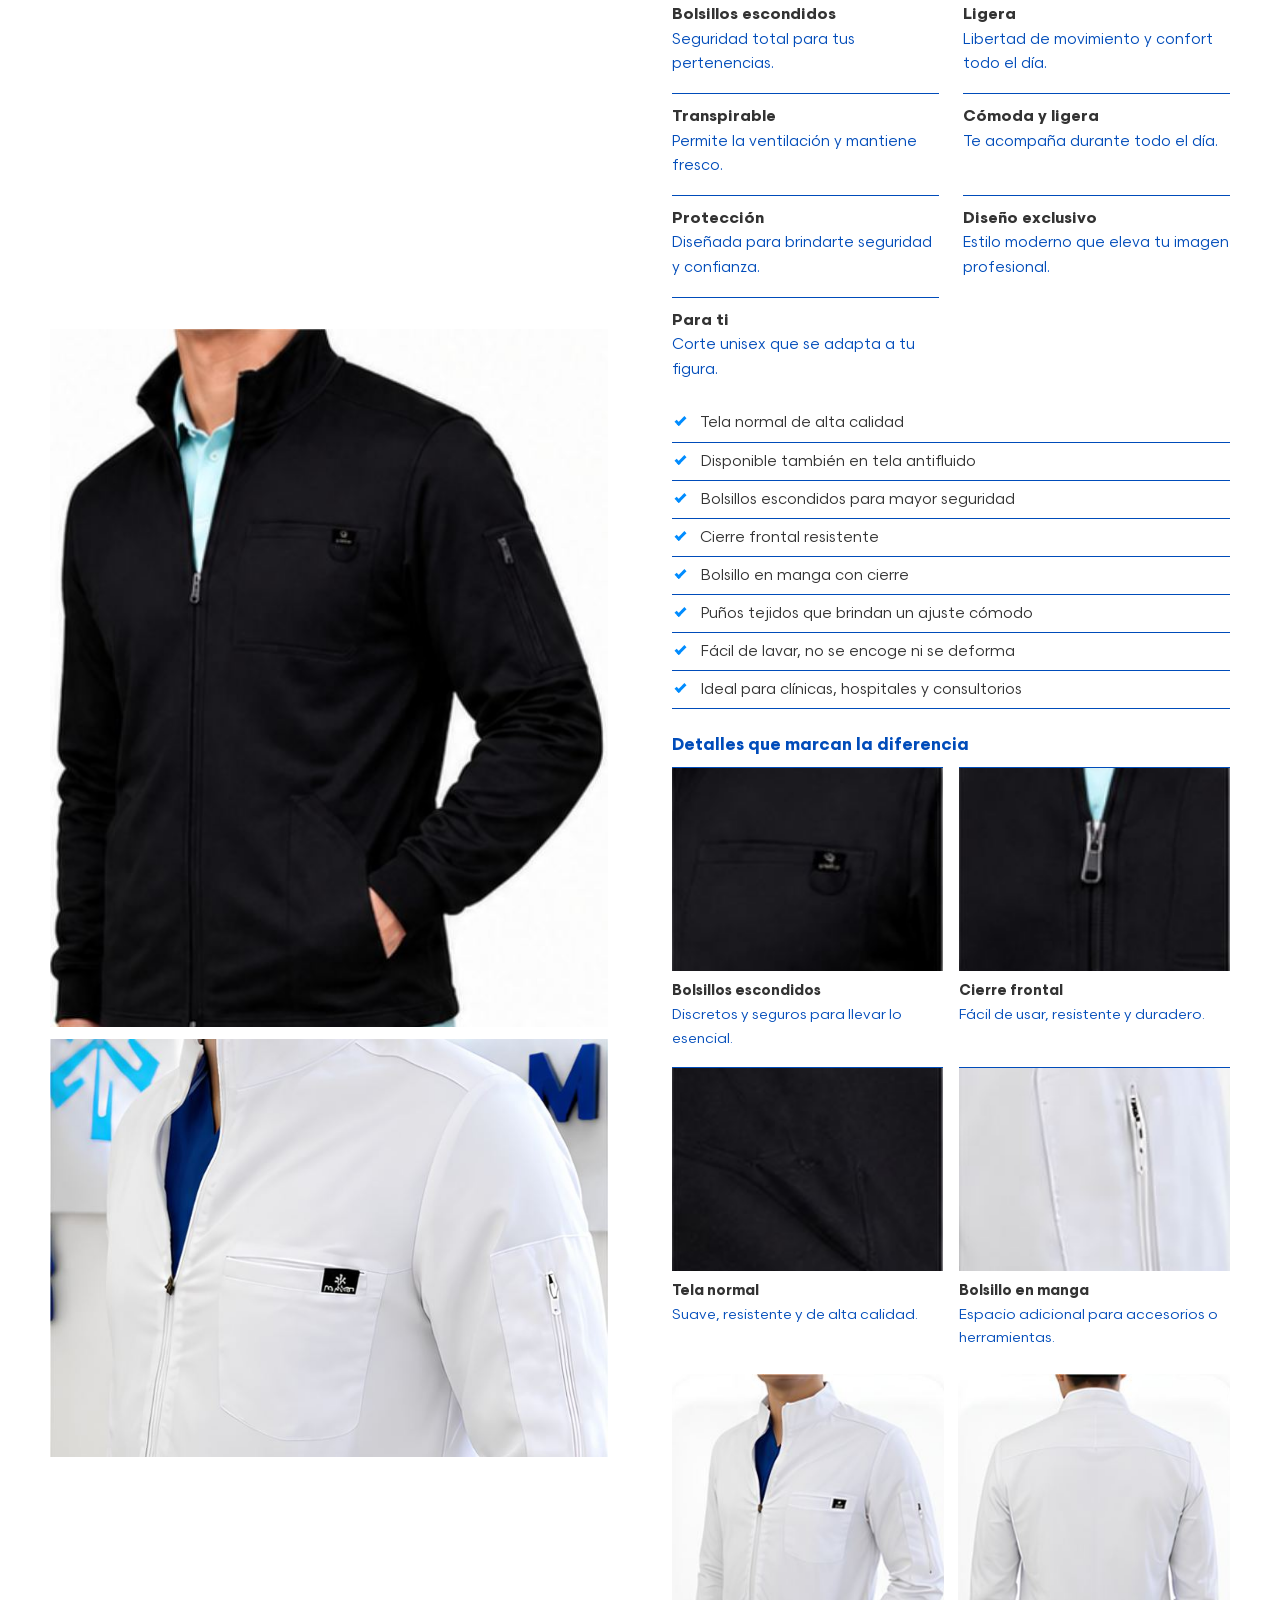
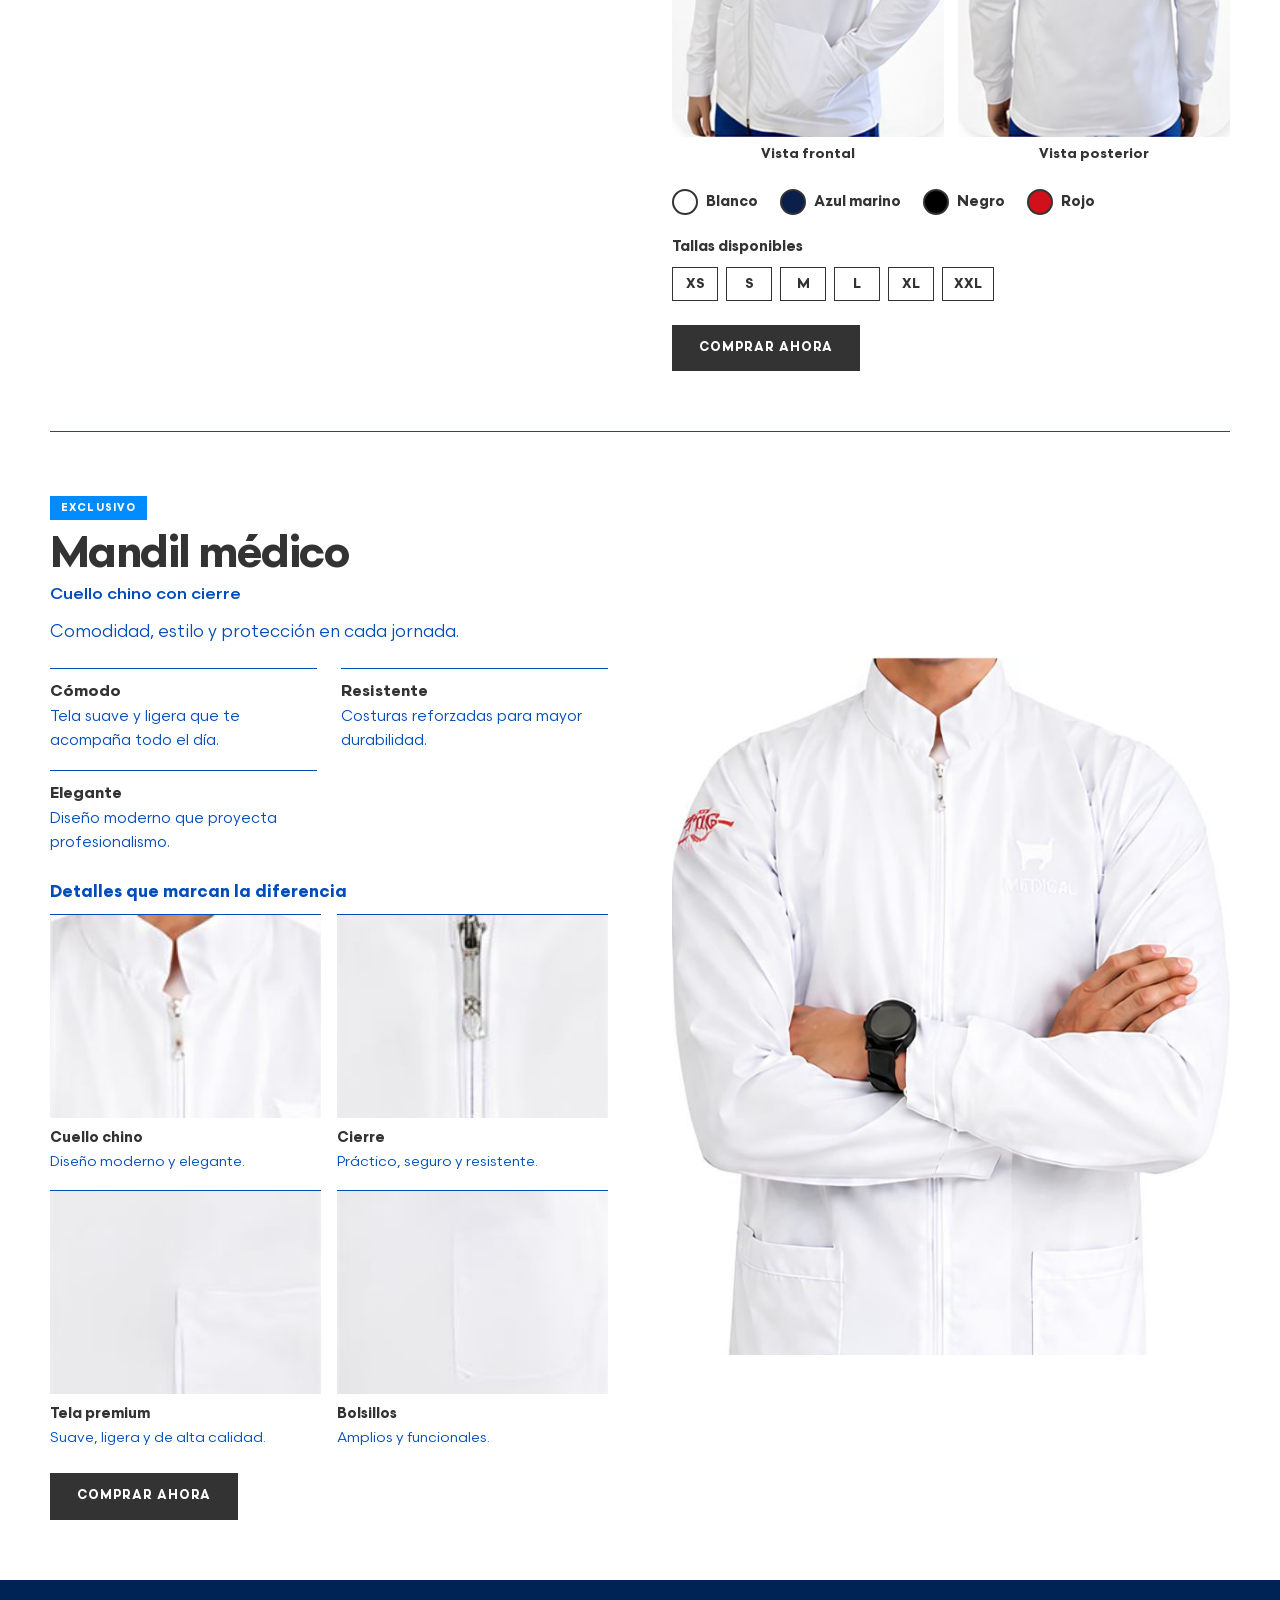
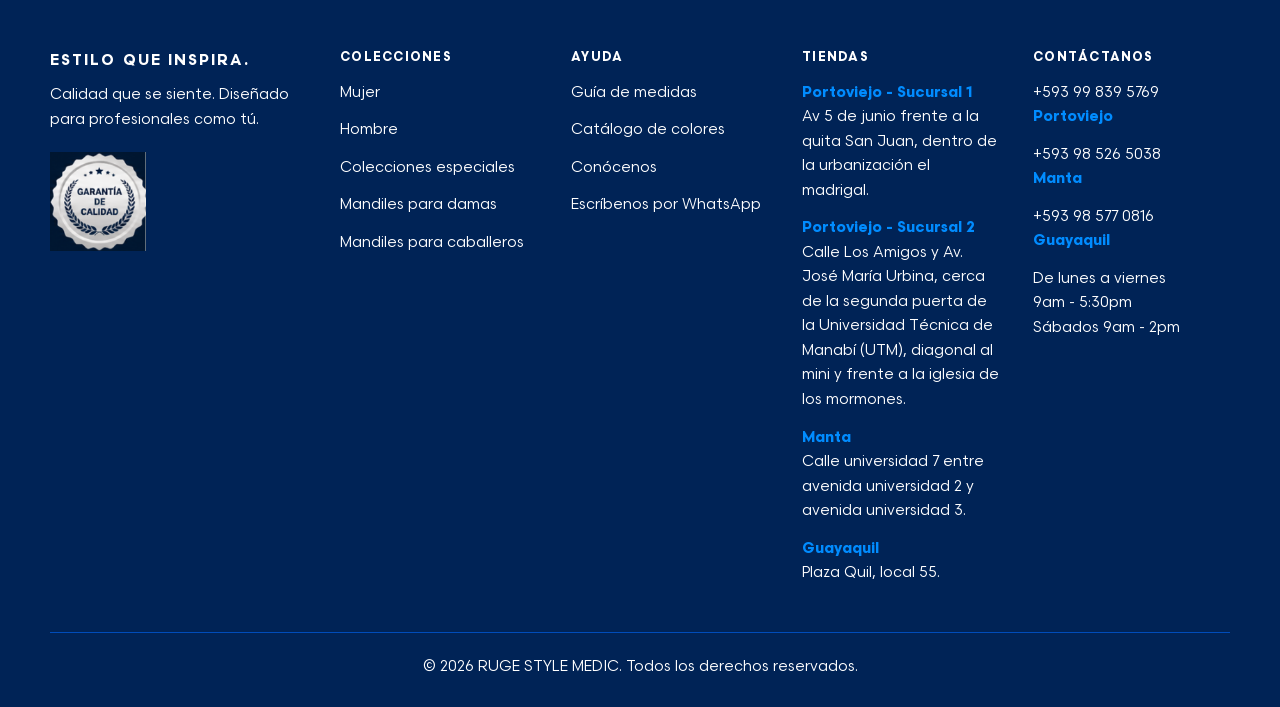
<file: caballeros.html>
<!DOCTYPE html>
<html lang="es">

<head>
    <meta charset="utf-8">
    <meta name="viewport" content="width=device-width, initial-scale=1, viewport-fit=cover">
    <title>Mandiles para caballeros | RUGE Style Medic</title>
    <meta name="description" content="Mandiles y chaquetas médicas para caballero: antifluido, cuello chino y más.">
    <link rel="icon" type="image/x-icon" href="favicon.ico">
    <link rel="apple-touch-icon" href="/apple-touch-icon.png">
    <link rel="preconnect" href="https://fonts.googleapis.com">
    <link rel="preconnect" href="https://fonts.gstatic.com" crossorigin>
    <link href="https://fonts.googleapis.com/css2?family=Hanken+Grotesk:wght@400;500;600;700;800&display=swap"
        rel="stylesheet">
    <link rel="stylesheet" href="css/styles.css">
</head>

<body>
    <a class="skip" href="#main">Saltar al contenido</a>
    <header>
        <div class="wrap nav">
            <a href="index.html" aria-label="RUGE Style Medic, inicio"><img src="img/logo.png" alt="RUGE Style Medic"
                    width="165" height="44"></a>
            <ul id="menu">
                <li><a href="mujer.html">Mujer</a></li>
                <li><a href="hombre.html">Hombre</a></li>
                <li><a href="especiales.html">Colecciones especiales</a></li>
                <li><a href="index.html#mandiles">Mandiles</a></li>
                <li><a href="guia.html">Medidas</a></li>
                <li><a href="index.html#tiendas">Tiendas</a></li>
            </ul>
            <div class="hd-ic">
                <a href="https://www.instagram.com/rugestylemedicec/" target="_blank" rel="noopener"
                    aria-label="Instagram" title="Instagram"><img src="img/instagram-icon.png" alt="Instagram"
                        width="20" height="20"></a>
                <a href="https://www.tiktok.com/@rugestylemedic" target="_blank" rel="noopener" aria-label="TikTok"
                    title="TikTok"><img src="img/tiktok-icon.png" alt="TikTok" width="20" height="20"></a>
            </div>
            <button class="burger" aria-expanded="false" aria-controls="menu">Menú</button>
        </div>
    </header>
    <main id="main">
        <section id="view-caballeros">
            <div class="hm-h">
                <div class="wrap"><a class="back" href="index.html#mandiles">Volver a mandiles</a>
                    <h1 tabindex="-1">Mandiles para caballeros</h1>
                    <nav class="hm-n" aria-label="Modelos para caballeros"><button type="button" data-go="c-1">Mandil
                            médico</button><button type="button" data-go="c-2">Mandil con botones</button><button
                            type="button" data-go="c-3">Chaqueta médica</button><button type="button"
                            data-go="c-4">Cuello chino</button></nav>
                </div>
            </div>
            <div class="wrap">
                <article class="pr" id="c-1">
                    <div class="pr-i"><img src="img/caballeros-mandil-medico-para-caballero.jpg"
                            alt="Mandil médico para caballero" loading="lazy"><img class="i2"
                            src="img/caballeros-detalle-02.jpg" alt="" loading="lazy"></div>
                    <div class="pr-t">
                        <p class="bd">Nuevo lanzamiento</p>
                        <h2>Mandil médico</h2>
                        <p class="k">Diseñado para cuidar y destacar</p>
                        <p>Comodidad, protección y estilo profesional en cada jornada.</p>
                        <ul class="pf">
                            <li><b>Antifluido</b>Protección avanzada en tu día a día.</li>
                            <li><b>Ligero</b>Tela suave que te acompaña siempre.</li>
                            <li><b>Profesional</b>Imagen impecable en todo momento.</li>
                            <li><b>Cómodo y ligero</b>Tela suave que te acompaña durante todo el día.</li>
                            <li><b>Transpirable</b>Permite la ventilación y te mantiene fresco.</li>
                            <li><b>Resistente</b>Costuras reforzadas para mayor durabilidad.</li>
                            <li><b>Diseñado para ti</b>Corte unisex que se adapta a tu figura.</li>
                        </ul>
                        <ul class="ck">
                            <li>Tela antifluido de alta calidad</li>
                            <li>Bolsillo en el pecho para mayor practicidad</li>
                            <li>Dos bolsillos inferiores amplios</li>
                            <li>Cierre frontal con cremallera oculta</li>
                            <li>Puños tejidos que brindan un ajuste cómodo</li>
                            <li>Fácil de lavar, no se encoge ni se deforma</li>
                            <li>Ideal para clínicas, hospitales y consultorios</li>
                        </ul>
                        <div class="sw"><span><i style="background:#fff"></i>Blanco</span><span><i
                                    style="background:#0b1f4b"></i>Azul marino</span></div>
                        <div class="sz"><b>Tallas
                                disponibles</b><span>XS</span><span>S</span><span>M</span><span>L</span><span>XL</span><span>XXL</span>
                        </div>
                        <div class="row"><a class="btn"
                                href="https://wa.me/593992301635?text=Hola%2C%20me%20interesa%20Mandil%20m%C3%A9dico%20para%20caballero"
                                target="_blank" rel="noopener">Comprar ahora</a></div>
                    </div>
                </article>
                <article class="pr" id="c-2">
                    <div class="pr-i"><img src="img/caballeros-mandil-medico-con-botones-para-caballero.jpg"
                            alt="Mandil médico con botones para caballero" loading="lazy"></div>
                    <div class="pr-t">
                        <p class="bd">Nuevo lanzamiento</p>
                        <h2>Mandil médico con botones</h2>
                        <p class="k">Diseñado para cuidar y destacar</p>
                        <p>Comodidad, protección y estilo profesional en cada jornada.</p>
                        <ul class="pf">
                            <li><b>Antifluido</b>Protección avanzada en tu día a día.</li>
                            <li><b>Ligero</b>Tela suave que te acompaña siempre.</li>
                            <li><b>Profesional</b>Imagen impecable en todo momento.</li>
                            <li><b>Cómodo y ligero</b>Tela suave que te acompaña durante todo el día.</li>
                            <li><b>Transpirable</b>Permite la ventilación y te mantiene fresco.</li>
                            <li><b>Resistente</b>Costuras reforzadas para mayor durabilidad.</li>
                            <li><b>Diseñado para ti</b>Corte unisex que se adapta a tu figura.</li>
                        </ul>
                        <p class="sec">Detalles que marcan la diferencia</p>
                        <ul class="dt">
                            <li><img src="img/caballeros-detalle-04.jpg" alt="" loading="lazy"><b>Bolsillo en el
                                    pecho</b>Ideal para llevar bolígrafos, credenciales y más.</li>
                            <li><img src="img/caballeros-detalle-05.jpg" alt="" loading="lazy"><b>Botones sin
                                    cierre</b>Fácil de usar y con acabado profesional.</li>
                            <li><img src="img/caballeros-detalle-06.jpg" alt="" loading="lazy"><b>Tela normal</b>Suave,
                                resistente y transpirable.</li>
                        </ul>
                        <div class="row"><a class="btn"
                                href="https://wa.me/593992301635?text=Hola%2C%20me%20interesa%20Mandil%20m%C3%A9dico%20con%20botones%20para%20caballero"
                                target="_blank" rel="noopener">Comprar ahora</a></div>
                    </div>
                </article>
                <article class="pr" id="c-3">
                    <div class="pr-i"><img src="img/caballeros-chaqueta-medica-para-caballero.jpg"
                            alt="Chaqueta médica para caballero" loading="lazy"><img class="i2"
                            src="img/caballeros-detalle-08.jpg" alt="" loading="lazy"></div>
                    <div class="pr-t">
                        <p class="bd">Exclusiva</p>
                        <h2>Chaqueta médica</h2>
                        <p class="k">Estilo profesional que proyecta confianza</p>
                        <p>Comodidad, protección y estilo profesional en cada jornada.</p>
                        <ul class="pf">
                            <li><b>Bolsillos escondidos</b>Seguridad total para tus pertenencias.</li>
                            <li><b>Ligera</b>Libertad de movimiento y confort todo el día.</li>
                            <li><b>Transpirable</b>Permite la ventilación y mantiene fresco.</li>
                            <li><b>Cómoda y ligera</b>Te acompaña durante todo el día.</li>
                            <li><b>Protección</b>Diseñada para brindarte seguridad y confianza.</li>
                            <li><b>Diseño exclusivo</b>Estilo moderno que eleva tu imagen profesional.</li>
                            <li><b>Para ti</b>Corte unisex que se adapta a tu figura.</li>
                        </ul>
                        <ul class="ck">
                            <li>Tela normal de alta calidad</li>
                            <li>Disponible también en tela antifluido</li>
                            <li>Bolsillos escondidos para mayor seguridad</li>
                            <li>Cierre frontal resistente</li>
                            <li>Bolsillo en manga con cierre</li>
                            <li>Puños tejidos que brindan un ajuste cómodo</li>
                            <li>Fácil de lavar, no se encoge ni se deforma</li>
                            <li>Ideal para clínicas, hospitales y consultorios</li>
                        </ul>
                        <p class="sec">Detalles que marcan la diferencia</p>
                        <ul class="dt">
                            <li><img src="img/caballeros-detalle-09.jpg" alt="" loading="lazy"><b>Bolsillos
                                    escondidos</b>Discretos y seguros para llevar lo esencial.</li>
                            <li><img src="img/caballeros-detalle-10.jpg" alt="" loading="lazy"><b>Cierre
                                    frontal</b>Fácil de usar, resistente y duradero.</li>
                            <li><img src="img/caballeros-detalle-11.jpg" alt="" loading="lazy"><b>Tela normal</b>Suave,
                                resistente y de alta calidad.</li>
                            <li><img src="img/caballeros-detalle-12.jpg" alt="" loading="lazy"><b>Bolsillo en
                                    manga</b>Espacio adicional para accesorios o herramientas.</li>
                        </ul>
                        <div class="vs">
                            <figure><img src="img/caballeros-chaqueta-blanca-vista-frontal.jpg"
                                    alt="Chaqueta blanca, vista frontal" loading="lazy">
                                <figcaption>Vista frontal</figcaption>
                            </figure>
                            <figure><img src="img/caballeros-chaqueta-blanca-vista-posterior.jpg"
                                    alt="Chaqueta blanca, vista posterior" loading="lazy">
                                <figcaption>Vista posterior</figcaption>
                            </figure>
                        </div>
                        <div class="sw"><span><i style="background:#fff"></i>Blanco</span><span><i
                                    style="background:#0b1f4b"></i>Azul marino</span><span><i
                                    style="background:#000"></i>Negro</span><span><i
                                    style="background:#d0101a"></i>Rojo</span></div>
                        <div class="sz"><b>Tallas
                                disponibles</b><span>XS</span><span>S</span><span>M</span><span>L</span><span>XL</span><span>XXL</span>
                        </div>
                        <div class="row"><a class="btn"
                                href="https://wa.me/593992301635?text=Hola%2C%20me%20interesa%20Chaqueta%20m%C3%A9dica%20para%20caballero"
                                target="_blank" rel="noopener">Comprar ahora</a></div>
                    </div>
                </article>
                <article class="pr" id="c-4">
                    <div class="pr-i"><img src="img/caballeros-mandil-medico-cuello-chino-para-caballero.jpg"
                            alt="Mandil médico cuello chino para caballero" loading="lazy"></div>
                    <div class="pr-t">
                        <p class="bd">Exclusivo</p>
                        <h2>Mandil médico</h2>
                        <p class="k">Cuello chino con cierre</p>
                        <p>Comodidad, estilo y protección en cada jornada.</p>
                        <ul class="pf">
                            <li><b>Cómodo</b>Tela suave y ligera que te acompaña todo el día.</li>
                            <li><b>Resistente</b>Costuras reforzadas para mayor durabilidad.</li>
                            <li><b>Elegante</b>Diseño moderno que proyecta profesionalismo.</li>
                        </ul>
                        <p class="sec">Detalles que marcan la diferencia</p>
                        <ul class="dt">
                            <li><img src="img/caballeros-detalle-16.jpg" alt="" loading="lazy"><b>Cuello chino</b>Diseño
                                moderno y elegante.</li>
                            <li><img src="img/caballeros-detalle-17.jpg" alt="" loading="lazy"><b>Cierre</b>Práctico,
                                seguro y resistente.</li>
                            <li><img src="img/caballeros-detalle-18.jpg" alt="" loading="lazy"><b>Tela premium</b>Suave,
                                ligera y de alta calidad.</li>
                            <li><img src="img/caballeros-detalle-19.jpg" alt="" loading="lazy"><b>Bolsillos</b>Amplios y
                                funcionales.</li>
                        </ul>
                        <div class="row"><a class="btn"
                                href="https://wa.me/593992301635?text=Hola%2C%20me%20interesa%20Mandil%20m%C3%A9dico%20cuello%20chino%20para%20caballero"
                                target="_blank" rel="noopener">Comprar ahora</a></div>
                    </div>
                </article>
            </div>
        </section>
    </main>
    <footer class="ft" id="contacto">
        <div class="wrap">
            <div class="ft-g">
                <div>
                    <p class="ft-big">Estilo que inspira.</p>
                    <p class="ft-sub">Calidad que se siente. Diseñado para profesionales como tú.</p>
                    <img class="seal" src="img/sello-garantia.png" alt="Sello de garantía de calidad" loading="lazy">
                </div>
                <div>
                    <h3>Colecciones</h3>
                    <ul>
                        <li><a href="mujer.html">Mujer</a></li>
                        <li><a href="hombre.html">Hombre</a></li>
                        <li><a href="especiales.html">Colecciones especiales</a></li>
                        <li><a href="damas.html">Mandiles para damas</a></li>
                        <li><a href="caballeros.html">Mandiles para caballeros</a></li>
                    </ul>
                </div>
                <div>
                    <h3>Ayuda</h3>
                    <ul>
                        <li><a href="guia.html">Guía de medidas</a></li>
                        <li><a href="https://wa.me/593992301635?text=Hola%2C%20quiero%20ver%20el%20cat%C3%A1logo%20de%20colores"
                                target="_blank" rel="noopener">Catálogo de colores</a></li>
                        <li><a href="conocenos.html">Conócenos</a></li>
                        <li><a href="https://wa.me/593992301635" target="_blank" rel="noopener">Escríbenos por
                                WhatsApp</a></li>
                    </ul>
                </div>
                <div>
                    <h3>Tiendas</h3>
                    <ul>
                        <li><a href="https://maps.app.goo.gl/MaDAnab39EM5EVG19" target="_blank"
                                rel="noopener"><b>Portoviejo - Sucursal 1</b><br>Av 5 de junio frente a la quita San
                                Juan, dentro de la urbanización el madrigal.</a></li>
                        <li><a href="https://maps.app.goo.gl/fJhsJsNrGTpoDMFn6" target="_blank"
                                rel="noopener"><b>Portoviejo - Sucursal 2</b><br>Calle Los Amigos y Av. José María
                                Urbina, cerca de la segunda puerta de la Universidad Técnica de Manabí (UTM), diagonal
                                al mini y frente a la iglesia de los mormones.</a></li>
                        <li><a href="https://maps.app.goo.gl/Mx79vt6UVNzc3Ma37" target="_blank"
                                rel="noopener"><b>Manta</b><br>Calle universidad 7 entre avenida universidad 2 y avenida
                                universidad 3.</a></li>
                        <li><a href="https://maps.app.goo.gl/CXXykoomKesDBsmm6" target="_blank"
                                rel="noopener"><b>Guayaquil</b><br>Plaza Quil, local 55.</a></li>
                    </ul>
                </div>
                <div>
                    <h3>Contáctanos</h3>
                    <ul>
                        <li><a href="tel:+593998395769">+593 99 839 5769</a><br><b>Portoviejo</b></li>
                        <li><a href="tel:+593985265038">+593 98 526 5038</a><br><b>Manta</b></li>
                        <li><a href="tel:+593985770816">+593 98 577 0816</a><br><b>Guayaquil</b></li>
                        <li>De lunes a viernes<br>9am - 5:30pm<br>Sábados 9am - 2pm</li>
                    </ul>
                </div>
            </div>
            <p class="copy">© 2026 RUGE STYLE MEDIC. Todos los derechos reservados.</p>
        </div>
    </footer>
    <a class="wa" href="https://wa.me/593992301635?text=Hola%20RUGE%20Style%20Medic" target="_blank" rel="noopener"
        aria-label="Escribir por WhatsApp"><img src="img/whatsapp-blanco-icon.png" alt="WhatsApp" width="20"
            height="20"></a>
    <script src="js/app.js" defer></script>
</body>

</html>
</file>
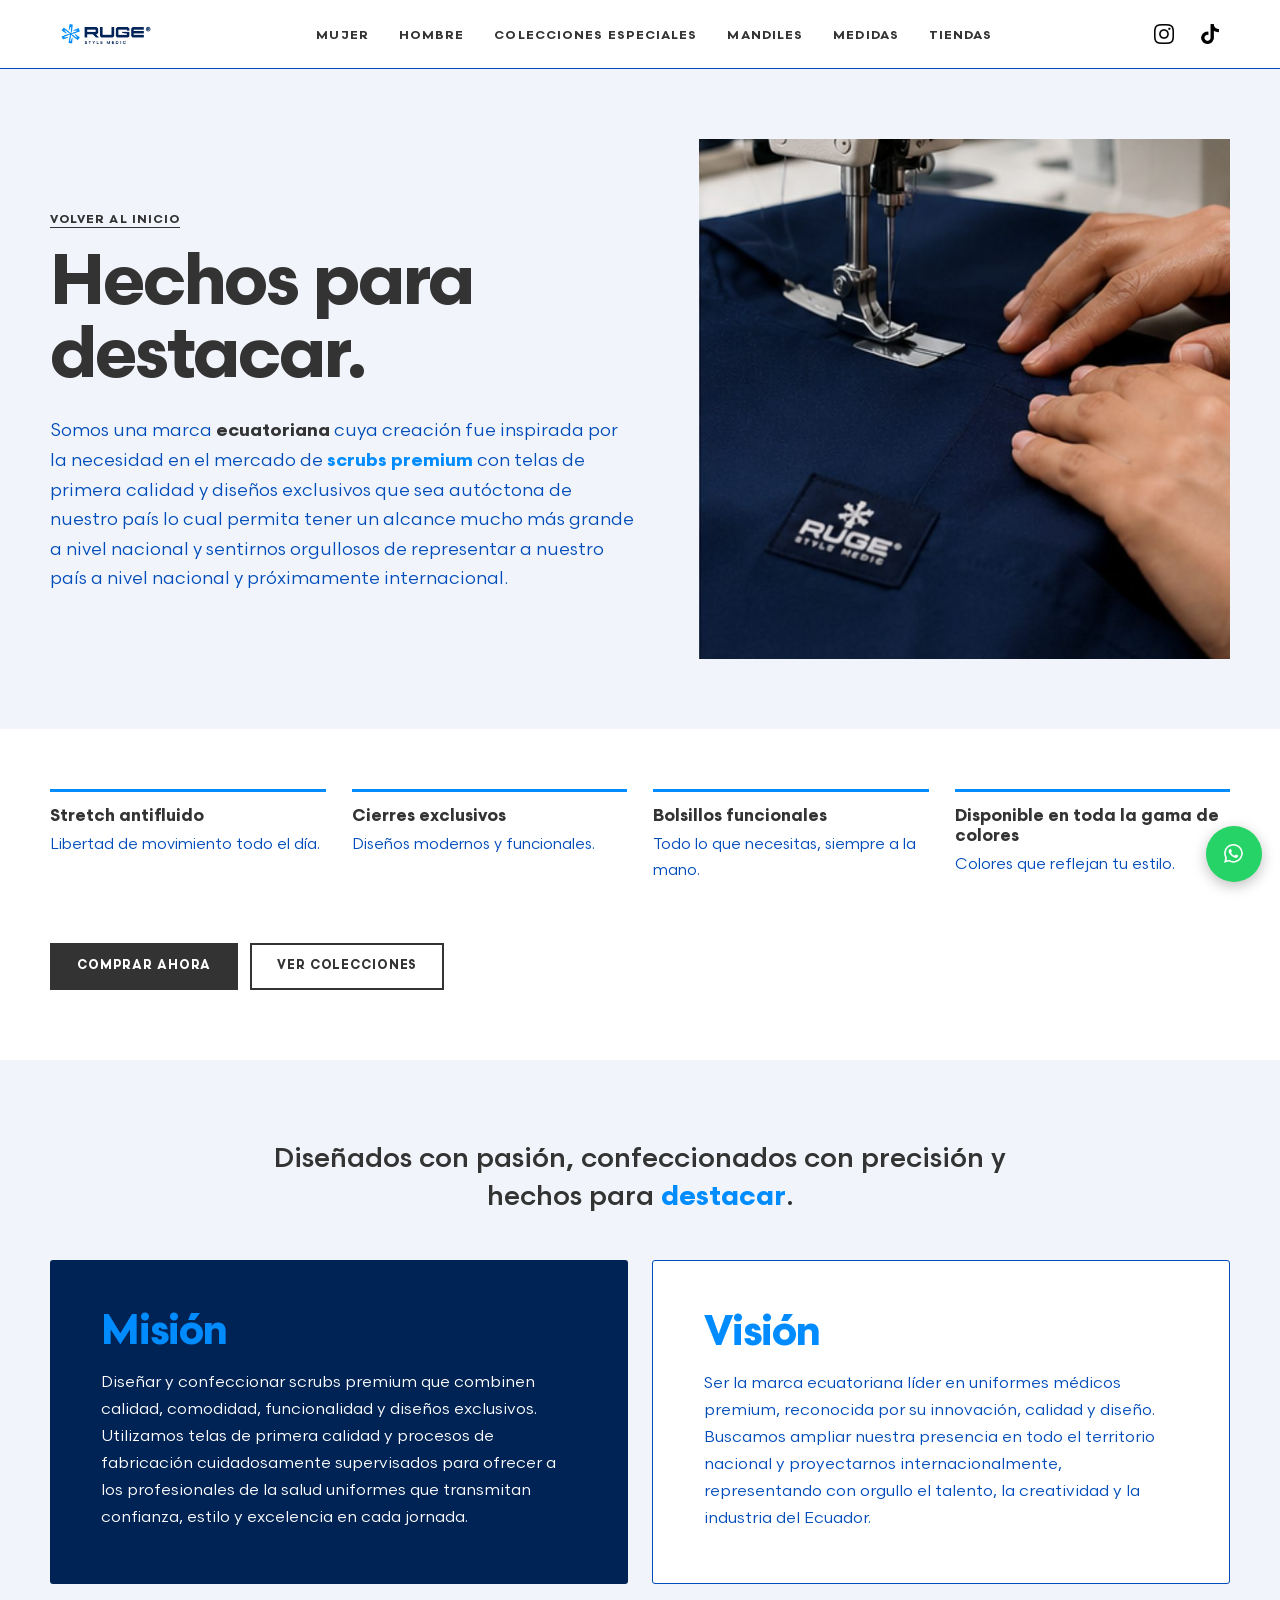
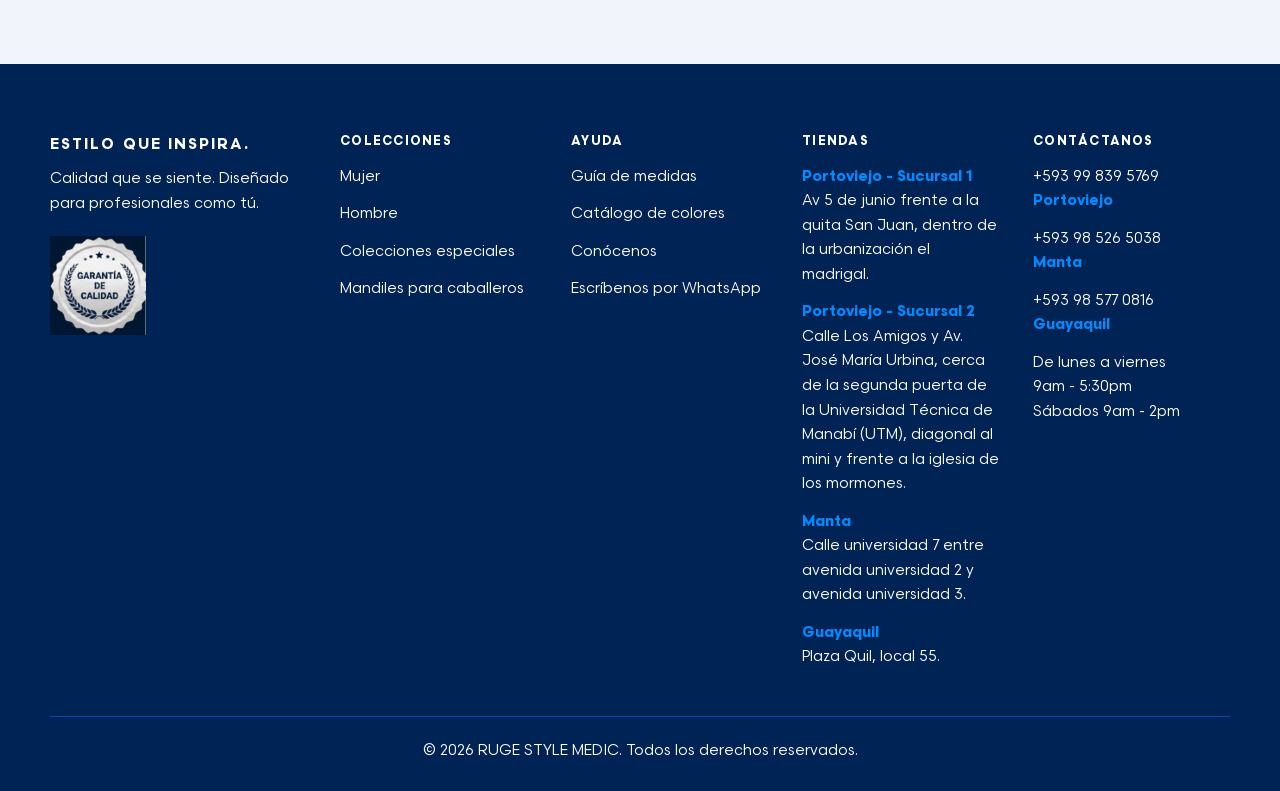
<file: conocenos.html>
<!DOCTYPE html>
<html lang="es">

<head>
    <meta charset="utf-8">
    <meta name="viewport" content="width=device-width, initial-scale=1, viewport-fit=cover">
    <title>Conócenos | RUGE Style Medic</title>
    <meta name="description" content="Somos una marca ecuatoriana de scrubs premium. Conoce nuestra misión y visión.">
    <link rel="icon" type="image/x-icon" href="favicon.ico">
    <link rel="apple-touch-icon" href="/apple-touch-icon.png">
    <link rel="preconnect" href="https://fonts.googleapis.com">
    <link rel="preconnect" href="https://fonts.gstatic.com" crossorigin>
    <link href="https://fonts.googleapis.com/css2?family=Hanken+Grotesk:wght@400;500;600;700;800&display=swap"
        rel="stylesheet">
    <link rel="stylesheet" href="css/styles.css">
</head>

<body>
    <a class="skip" href="#main">Saltar al contenido</a>
    <header>
        <div class="wrap nav">
            <a href="index.html" aria-label="RUGE Style Medic, inicio"><img src="img/logo.png" alt="RUGE Style Medic"
                    width="165" height="44"></a>
            <ul id="menu">
                <li><a href="mujer.html">Mujer</a></li>
                <li><a href="hombre.html">Hombre</a></li>
                <li><a href="especiales.html">Colecciones especiales</a></li>
                <li><a href="index.html#mandiles">Mandiles</a></li>
                <li><a href="guia.html">Medidas</a></li>
                <li><a href="index.html#tiendas">Tiendas</a></li>
            </ul>
            <div class="hd-ic">
                <a href="https://www.instagram.com/rugestylemedicec/" target="_blank" rel="noopener"
                    aria-label="Instagram" title="Instagram"><img src="img/instagram-icon.png" alt="Instagram"
                        width="20" height="20"></a>
                <a href="https://www.tiktok.com/@rugestylemedic" target="_blank" rel="noopener" aria-label="TikTok"
                    title="TikTok"><img src="img/tiktok-icon.png" alt="TikTok" width="20" height="20"></a>
            </div>
            <button class="burger" aria-expanded="false" aria-controls="menu">Menú</button>
        </div>
    </header>
    <main id="main">
        <section id="view-conocenos">
            <div class="ab-hero">
                <div class="wrap">
                    <div>
                        <a class="back" href="index.html">Volver al inicio</a>
                        <h1 tabindex="-1">Hechos para destacar.</h1>
                        <p>Somos una marca <b>ecuatoriana</b> cuya creación fue inspirada por la necesidad en el mercado
                            de <b class="bl">scrubs premium</b> con telas de primera calidad y diseños exclusivos que
                            sea autóctona de nuestro país lo cual permita tener un alcance mucho más grande a nivel
                            nacional y sentirnos orgullosos de representar a nuestro país a nivel nacional y
                            próximamente internacional.</p>
                    </div><img src="img/conocenos-costura-de-un-uniforme-azul-marino-con-la-etiqueta.jpg"
                        alt="Costura de un uniforme azul marino con la etiqueta RUGE Style Medic" loading="lazy">
                </div>
            </div>
            <div class="wrap">
                <ul class="ab-f">
                    <li><b>Stretch antifluido</b>Libertad de movimiento todo el día.</li>
                    <li><b>Cierres exclusivos</b>Diseños modernos y funcionales.</li>
                    <li><b>Bolsillos funcionales</b>Todo lo que necesitas, siempre a la mano.</li>
                    <li><b>Disponible en toda la gama de colores</b>Colores que reflejan tu estilo.</li>
                </ul>
                <div class="ab-cta"><a class="btn"
                        href="https://wa.me/593992301635?text=Hola%2C%20quiero%20comprar%20uniformes%20RUGE"
                        target="_blank" rel="noopener">Comprar ahora</a><a class="btn ghost"
                        href="index.html#colecciones">Ver colecciones</a></div>
            </div>
            <div class="mv">
                <div class="wrap">
                    <p class="lead">Diseñados con pasión, confeccionados con precisión y hechos para <b>destacar</b>.
                    </p>
                    <div class="mv-g">
                        <article class="mv-m">
                            <h2>Misión</h2>
                            <p>Diseñar y confeccionar scrubs premium que combinen calidad, comodidad, funcionalidad y
                                diseños exclusivos. Utilizamos telas de primera calidad y procesos de fabricación
                                cuidadosamente supervisados para ofrecer a los profesionales de la salud uniformes que
                                transmitan confianza, estilo y excelencia en cada jornada.</p>
                        </article>
                        <article class="mv-v">
                            <h2>Visión</h2>
                            <p>Ser la marca ecuatoriana líder en uniformes médicos premium, reconocida por su
                                innovación, calidad y diseño. Buscamos ampliar nuestra presencia en todo el territorio
                                nacional y proyectarnos internacionalmente, representando con orgullo el talento, la
                                creatividad y la industria del Ecuador.</p>
                        </article>
                    </div>
                </div>
            </div>
        </section>
    </main>
    <footer class="ft" id="contacto">
        <div class="wrap">
            <div class="ft-g">
                <div>
                    <p class="ft-big">Estilo que inspira.</p>
                    <p class="ft-sub">Calidad que se siente. Diseñado para profesionales como tú.</p>
                    <img class="seal" src="img/sello-garantia.png" alt="Sello de garantía de calidad" loading="lazy">
                </div>
                <div>
                    <h3>Colecciones</h3>
                    <ul>
                        <li><a href="mujer.html">Mujer</a></li>
                        <li><a href="hombre.html">Hombre</a></li>
                        <li><a href="especiales.html">Colecciones especiales</a></li>
                        <li><a href="caballeros.html">Mandiles para caballeros</a></li>
                    </ul>
                </div>
                <div>
                    <h3>Ayuda</h3>
                    <ul>
                        <li><a href="guia.html">Guía de medidas</a></li>
                        <li><a href="https://wa.me/593992301635?text=Hola%2C%20quiero%20ver%20el%20cat%C3%A1logo%20de%20colores"
                                target="_blank" rel="noopener">Catálogo de colores</a></li>
                        <li><a href="conocenos.html">Conócenos</a></li>
                        <li><a href="https://wa.me/593992301635" target="_blank" rel="noopener">Escríbenos por
                                WhatsApp</a></li>
                    </ul>
                </div>
                <div>
                    <h3>Tiendas</h3>
                    <ul>
                        <li><a href="https://maps.app.goo.gl/MaDAnab39EM5EVG19" target="_blank"
                                rel="noopener"><b>Portoviejo - Sucursal 1</b><br>Av 5 de junio frente a la quita San
                                Juan, dentro de la urbanización el madrigal.</a></li>
                        <li><a href="https://maps.app.goo.gl/fJhsJsNrGTpoDMFn6" target="_blank"
                                rel="noopener"><b>Portoviejo - Sucursal 2</b><br>Calle Los Amigos y Av. José María
                                Urbina, cerca de la segunda puerta de la Universidad Técnica de Manabí (UTM), diagonal
                                al mini y frente a la iglesia de los mormones.</a></li>
                        <li><a href="https://maps.app.goo.gl/Mx79vt6UVNzc3Ma37" target="_blank"
                                rel="noopener"><b>Manta</b><br>Calle universidad 7 entre avenida universidad 2 y avenida
                                universidad 3.</a></li>
                        <li><a href="https://maps.app.goo.gl/CXXykoomKesDBsmm6" target="_blank"
                                rel="noopener"><b>Guayaquil</b><br>Plaza Quil, local 55.</a></li>
                    </ul>
                </div>
                <div>
                    <h3>Contáctanos</h3>
                    <ul>
                        <li><a href="tel:+593998395769">+593 99 839 5769</a><br><b>Portoviejo</b></li>
                        <li><a href="tel:+593985265038">+593 98 526 5038</a><br><b>Manta</b></li>
                        <li><a href="tel:+593985770816">+593 98 577 0816</a><br><b>Guayaquil</b></li>
                        <li>De lunes a viernes<br>9am - 5:30pm<br>Sábados 9am - 2pm</li>
                    </ul>
                </div>
            </div>
            <p class="copy">© 2026 RUGE STYLE MEDIC. Todos los derechos reservados.</p>
        </div>
    </footer>
    <a class="wa" href="https://wa.me/593992301635?text=Hola%20RUGE%20Style%20Medic" target="_blank" rel="noopener"
        aria-label="Escribir por WhatsApp"><img src="img/whatsapp-blanco-icon.png" alt="WhatsApp" width="20"
            height="20"></a>
    <script src="js/app.js" defer></script>
</body>

</html>
</file>
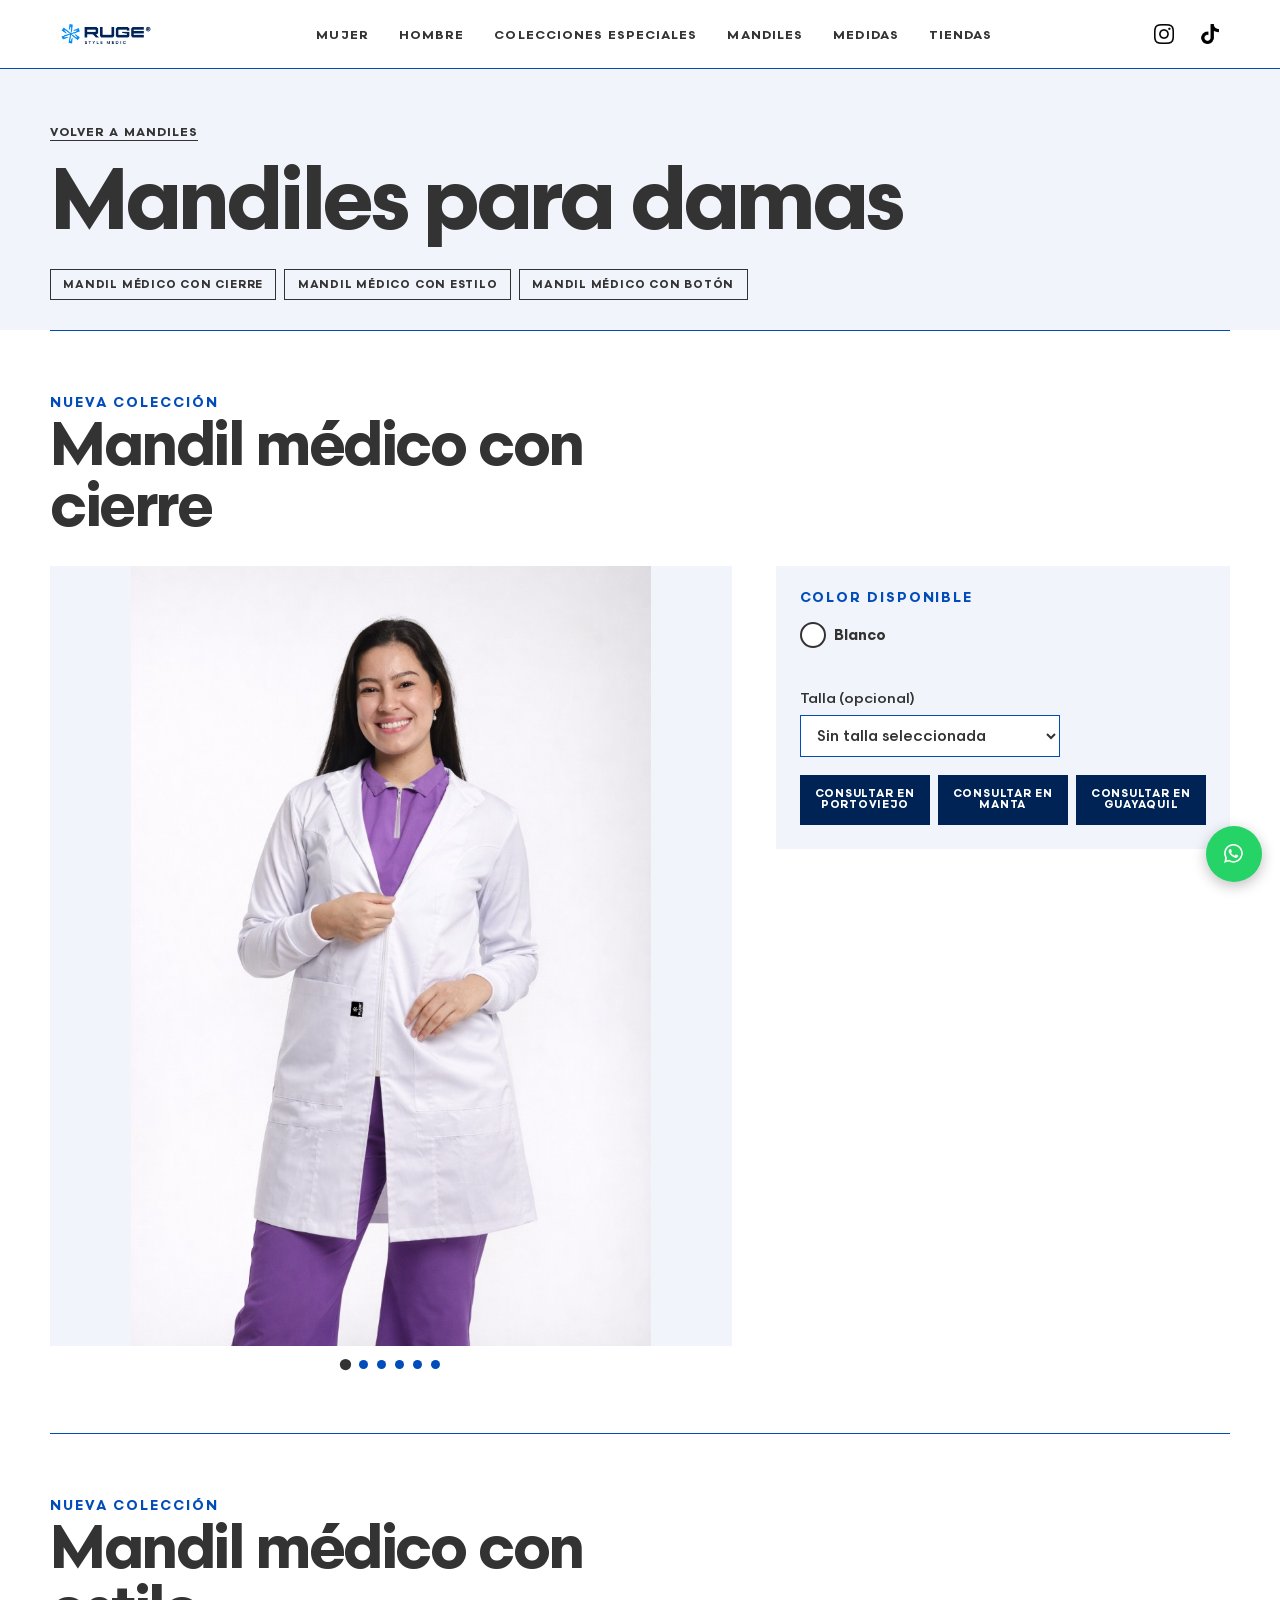
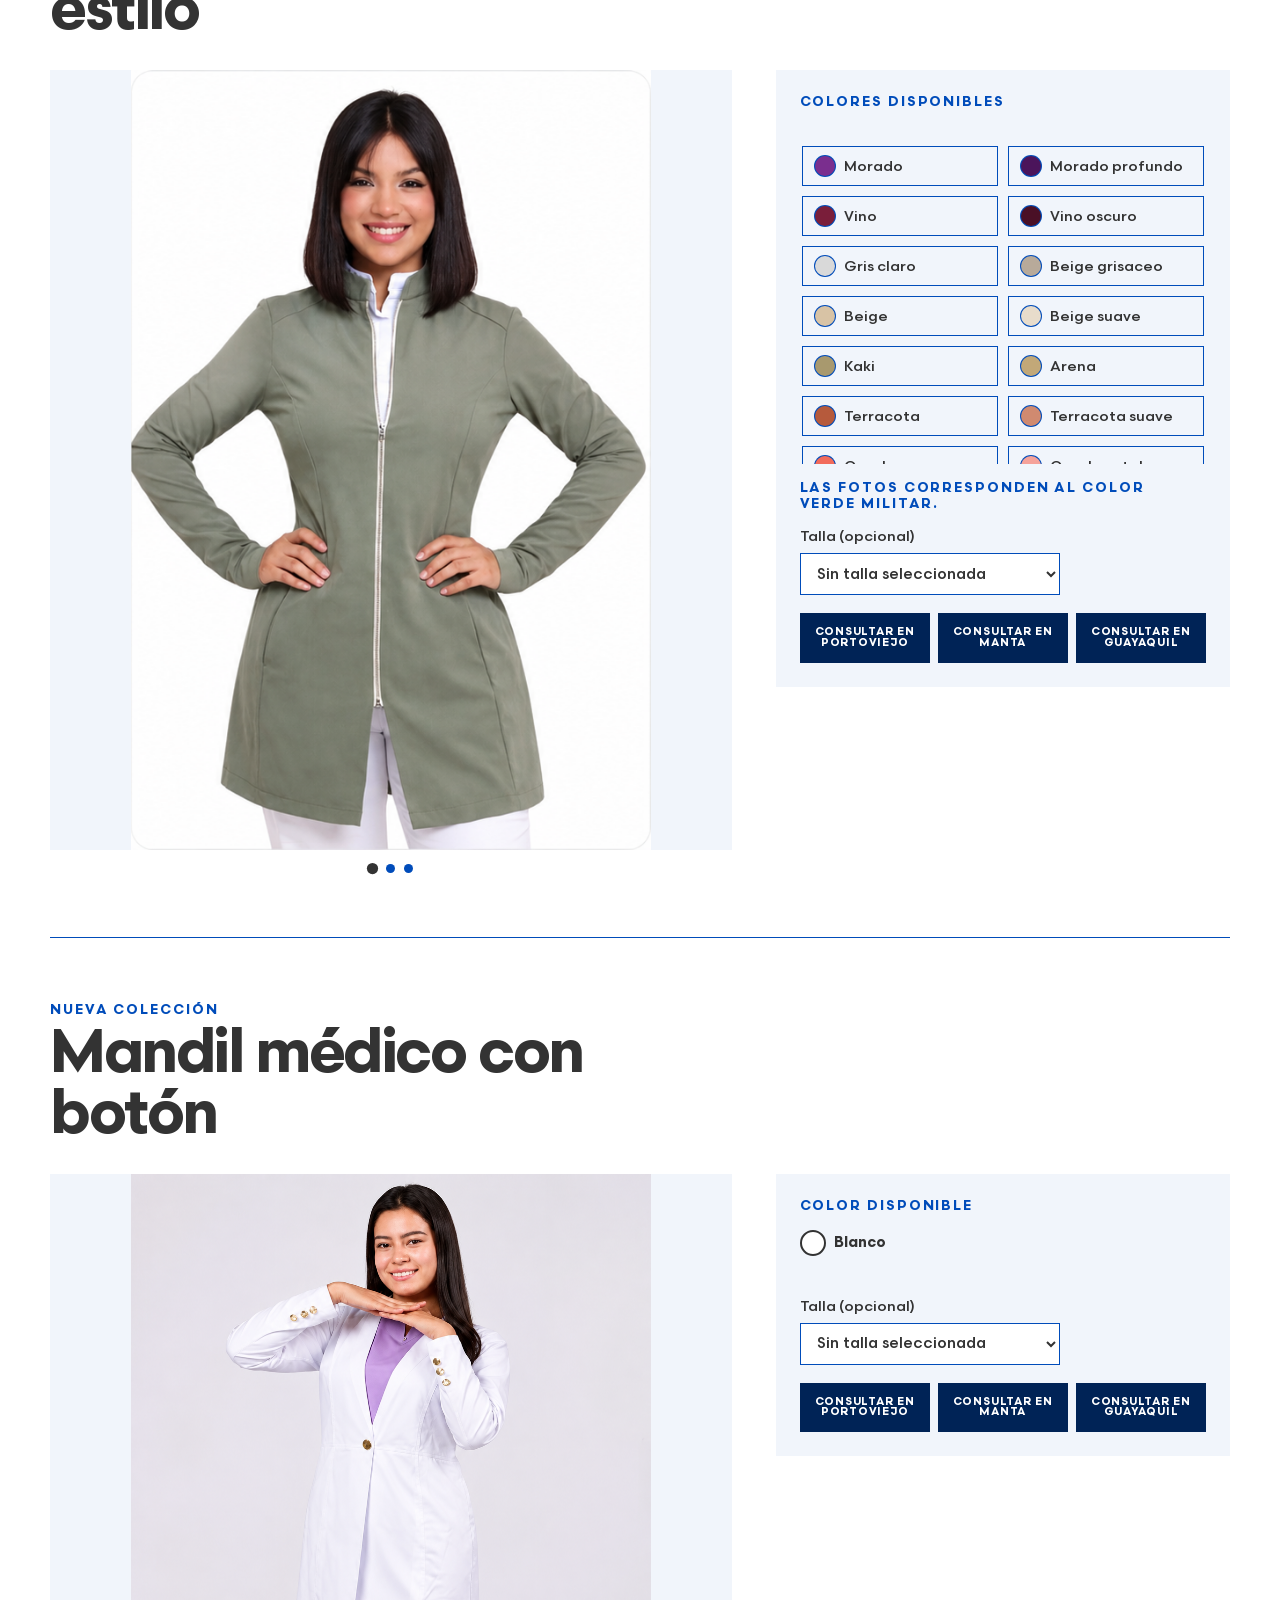
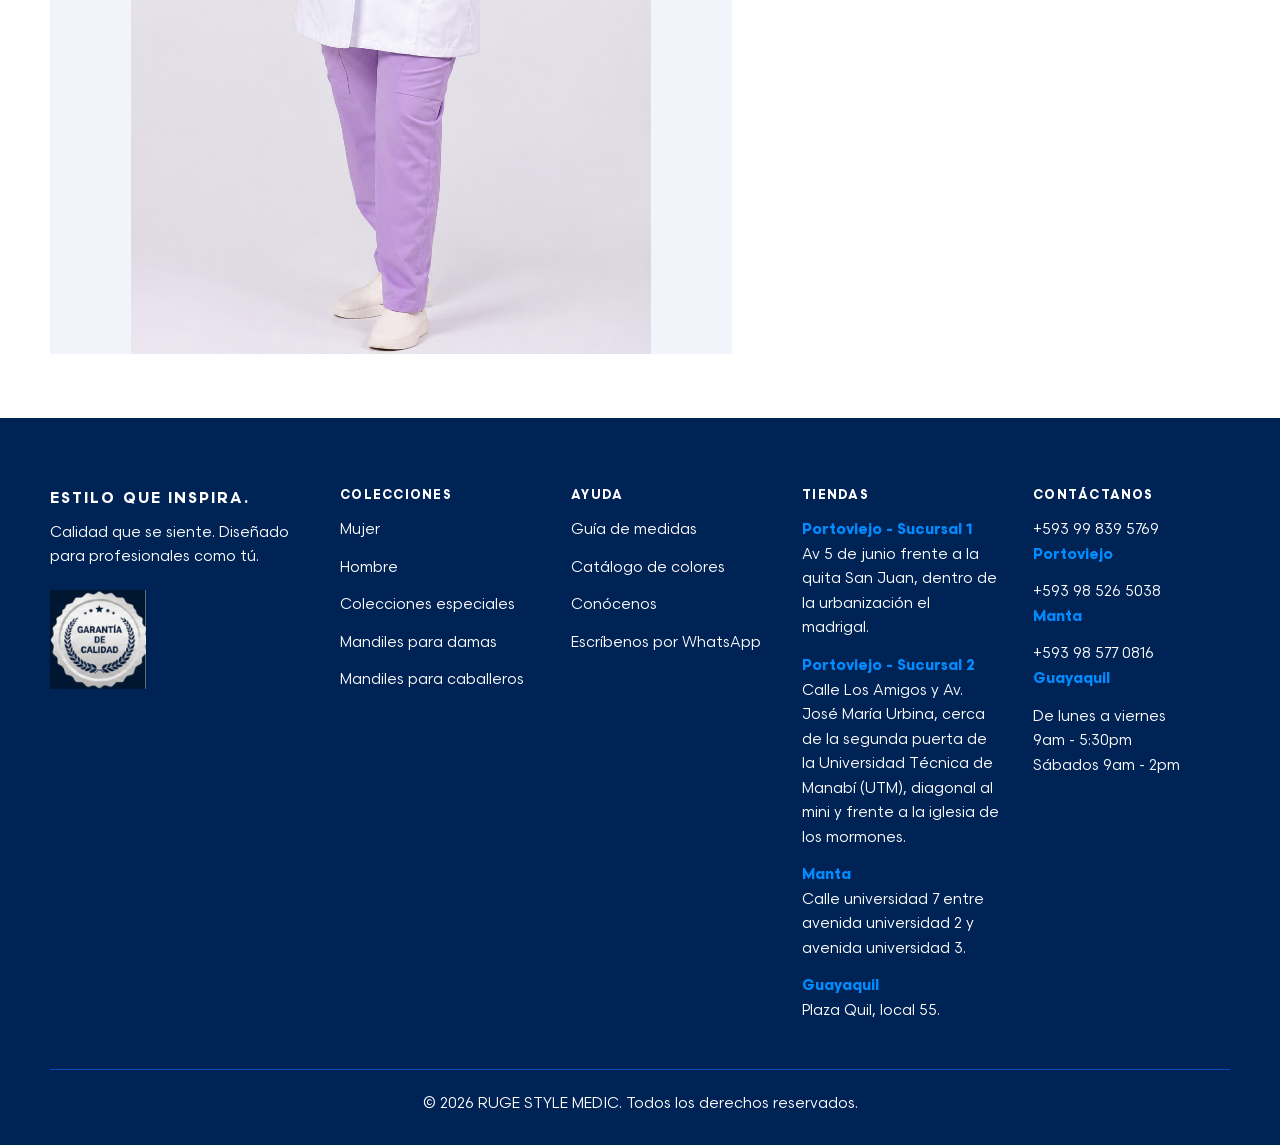
<file: damas.html>
<!DOCTYPE html>
<html lang="es">

<head>
    <meta charset="utf-8">
    <meta name="viewport" content="width=device-width, initial-scale=1, viewport-fit=cover">
    <title>Mandiles para damas | RUGE Style Medic</title>
    <meta name="description" content="Mandil médico blanco para dama con cierre frontal, bolsillos y puños tejidos.">
    <link rel="icon" type="image/x-icon" href="favicon.ico">
    <link rel="apple-touch-icon" href="/apple-touch-icon.png">
    <link rel="preconnect" href="https://fonts.googleapis.com">
    <link rel="preconnect" href="https://fonts.gstatic.com" crossorigin>
    <link href="https://fonts.googleapis.com/css2?family=Hanken+Grotesk:wght@400;500;600;700;800&display=swap"
        rel="stylesheet">
    <link rel="stylesheet" href="css/styles.css">
</head>

<body>
    <a class="skip" href="#main">Saltar al contenido</a>
    <header>
        <div class="wrap nav">
            <a href="index.html" aria-label="RUGE Style Medic, inicio"><img src="img/logo.png" alt="RUGE Style Medic"
                    width="165" height="44"></a>
            <ul id="menu">
                <li><a href="mujer.html">Mujer</a></li>
                <li><a href="hombre.html">Hombre</a></li>
                <li><a href="especiales.html">Colecciones especiales</a></li>
                <li><a href="index.html#mandiles">Mandiles</a></li>
                <li><a href="guia.html">Medidas</a></li>
                <li><a href="index.html#tiendas">Tiendas</a></li>
            </ul>
            <div class="hd-ic">
                <a href="https://www.instagram.com/rugestylemedicec/" target="_blank" rel="noopener"
                    aria-label="Instagram" title="Instagram"><img src="img/instagram-icon.png" alt="Instagram"
                        width="20" height="20"></a>
                <a href="https://www.tiktok.com/@rugestylemedic" target="_blank" rel="noopener" aria-label="TikTok"
                    title="TikTok"><img src="img/tiktok-icon.png" alt="TikTok" width="20" height="20"></a>
            </div>
            <button class="burger" aria-expanded="false" aria-controls="menu">Menú</button>
        </div>
    </header>
    <main id="main">
        <section id="view-damas">
            <div class="hm-h">
                <div class="wrap"><a class="back" href="index.html#mandiles">Volver a mandiles</a>
                    <h1 tabindex="-1">Mandiles para damas</h1>
                    <nav class="hm-n" aria-label="Modelos para damas">
                        <button type="button" data-go="d-1">Mandil médico con cierre</button>
                        <button type="button" data-go="d-2">Mandil médico con estilo</button>
                        <button type="button" data-go="d-3">Mandil médico con botón</button>
                    </nav>
                </div>
            </div>
            <div class="wrap">
                <section class="mj-s" id="d-1">
                    <div class="mj-h">
                        <p class="kk">Nueva colección</p>
                        <h2>Mandil médico con cierre</h2>
                    </div>
                    <div class="product-gallery" data-photo-gallery data-gallery-name="Mandil médico con cierre"
                        data-gallery-color="Blanco" data-gallery-audience="dama"
                        data-photo-slides="img/mandil-cierre-dama-1.jpeg|img/mandil-cierre-dama-2.jpeg|img/mandil-cierre-dama-3.png|img/mandil-cierre-dama-4.jpeg|img/mandil-cierre-dama-5.jpeg|img/mandil-cierre-dama-6.jpeg">
                        <div class="product-photo">
                            <img data-photo-image src="img/mandil-cierre-dama-1.jpeg"
                                alt="Mandil médico con cierre color Blanco, foto 1 de 6" fetchpriority="high">
                            <div class="product-dots" role="group" aria-label="Fotos de Mandil médico con cierre">
                                <button class="product-dot is-active" type="button" data-photo-dot
                                    aria-label="Mostrar foto 1 de 6" aria-pressed="true"></button>
                                <button class="product-dot" type="button" data-photo-dot
                                    aria-label="Mostrar foto 2 de 6" aria-pressed="false"></button>
                                <button class="product-dot" type="button" data-photo-dot
                                    aria-label="Mostrar foto 3 de 6" aria-pressed="false"></button>
                                <button class="product-dot" type="button" data-photo-dot
                                    aria-label="Mostrar foto 4 de 6" aria-pressed="false"></button>
                                <button class="product-dot" type="button" data-photo-dot
                                    aria-label="Mostrar foto 5 de 6" aria-pressed="false"></button>
                                <button class="product-dot" type="button" data-photo-dot
                                    aria-label="Mostrar foto 6 de 6" aria-pressed="false"></button>
                            </div>
                        </div>
                        <div class="product-options">
                            <p class="kk">Color disponible</p>
                            <div class="sw" aria-label="Único color disponible: Blanco">
                                <span><i style="background:#fff"></i>Blanco</span>
                            </div>
                            <label class="size-selector">
                                <span>Talla (opcional)</span>
                                <select data-size-select>
                                    <option value="">Sin talla seleccionada</option>
                                    <option value="S">S</option>
                                    <option value="M">M</option>
                                    <option value="L">L</option>
                                    <option value="XL">XL</option>
                                    <option value="XXL">XXL</option>
                                </select>
                            </label>
                            <a class="btn" data-gallery-contact
                                href="https://wa.me/593992301635?text=Hola%2C%20me%20interesa%20el%20Mandil%20m%C3%A9dico%20con%20cierre%20en%20color%20Blanco%20para%20dama"
                                target="_blank" rel="noopener">Consultar por WhatsApp</a>
                        </div>
                    </div>
                </section>
                <section class="mj-s" id="d-2">
                    <div class="mj-h">
                        <p class="kk">Nueva colección</p>
                        <h2>Mandil médico con estilo</h2>
                    </div>
                    <div class="product-gallery" data-photo-gallery data-gallery-name="Mandil médico con estilo"
                        data-gallery-color="Verde militar" data-gallery-audience="dama"
                        data-photo-slides="img/mandil-medico-estilo-verde-militar-1.png|img/mandil-medico-estilo-verde-militar-2.png|img/mandil-medico-estilo-verde-militar-3.png">
                        <div class="product-photo">
                            <img data-photo-image src="img/mandil-medico-estilo-verde-militar-1.png"
                                alt="Mandil médico con estilo color Verde militar, foto 1 de 3" loading="lazy">
                            <div class="product-dots" role="group" aria-label="Fotos de Mandil médico con estilo">
                                <button class="product-dot is-active" type="button" data-photo-dot
                                    aria-label="Mostrar foto 1 de 3" aria-pressed="true"></button>
                                <button class="product-dot" type="button" data-photo-dot
                                    aria-label="Mostrar foto 2 de 3" aria-pressed="false"></button>
                                <button class="product-dot" type="button" data-photo-dot
                                    aria-label="Mostrar foto 3 de 3" aria-pressed="false"></button>
                            </div>
                        </div>
                        <div class="product-options">
                            <p class="kk">Colores disponibles</p>
                            <div class="mj-colors" data-color-selector role="group"
                                aria-label="Colores de Mandil médico con estilo">
                                <button type="button" data-gallery-color-option data-color="Verde militar"
                                    data-photo-slides="img/mandil-medico-estilo-verde-militar-1.png|img/mandil-medico-estilo-verde-militar-2.png|img/mandil-medico-estilo-verde-militar-3.png"
                                    style="--swatch-color:#4b5631" aria-pressed="true">
                                    <span aria-hidden="true"></span>Verde militar
                                </button>
                            </div>
                            <p class="kk">Las fotos corresponden al color Verde militar.</p>
                            <label class="size-selector">
                                <span>Talla (opcional)</span>
                                <select data-size-select>
                                    <option value="">Sin talla seleccionada</option>
                                    <option value="S">S</option>
                                    <option value="M">M</option>
                                    <option value="L">L</option>
                                    <option value="XL">XL</option>
                                    <option value="XXL">XXL</option>
                                </select>
                            </label>
                            <a class="btn" data-gallery-contact
                                href="https://wa.me/593992301635?text=Hola%2C%20me%20interesa%20el%20Mandil%20m%C3%A9dico%20con%20estilo%20en%20color%20Verde%20militar%20para%20dama"
                                target="_blank" rel="noopener">Consultar por WhatsApp</a>
                        </div>
                    </div>
                </section>
                <section class="mj-s" id="d-3">
                    <div class="mj-h">
                        <p class="kk">Nueva colección</p>
                        <h2>Mandil médico con botón</h2>
                    </div>
                    <div class="product-gallery" data-photo-gallery data-gallery-name="Mandil médico con botón"
                        data-gallery-color="Blanco" data-gallery-audience="dama"
                        data-photo-slides="img/mandil-boton-1.PNG">
                        <div class="product-photo">
                            <img data-photo-image src="img/mandil-boton-1.PNG"
                                alt="Mandil médico con botón color Blanco" loading="lazy">
                            <div class="product-dots" role="group" aria-label="Foto de Mandil médico con botón">
                                <button class="product-dot is-active" type="button" data-photo-dot
                                    aria-label="Mostrar foto 1 de 1" aria-pressed="true"></button>
                            </div>
                        </div>
                        <div class="product-options">
                            <p class="kk">Color disponible</p>
                            <div class="sw" aria-label="Único color disponible: Blanco">
                                <span><i style="background:#fff"></i>Blanco</span>
                            </div>
                            <label class="size-selector">
                                <span>Talla (opcional)</span>
                                <select data-size-select>
                                    <option value="">Sin talla seleccionada</option>
                                    <option value="S">S</option>
                                    <option value="M">M</option>
                                    <option value="L">L</option>
                                    <option value="XL">XL</option>
                                    <option value="XXL">XXL</option>
                                </select>
                            </label>
                            <a class="btn" data-gallery-contact
                                href="https://wa.me/593992301635?text=Hola%2C%20me%20interesa%20el%20Mandil%20m%C3%A9dico%20con%20bot%C3%B3n%20en%20color%20Blanco%20para%20dama"
                                target="_blank" rel="noopener">Consultar por WhatsApp</a>
                        </div>
                    </div>
                </section>
            </div>
        </section>
    </main>
    <footer class="ft" id="contacto">
        <div class="wrap">
            <div class="ft-g">
                <div>
                    <p class="ft-big">Estilo que inspira.</p>
                    <p class="ft-sub">Calidad que se siente. Diseñado para profesionales como tú.</p>
                    <img class="seal" src="img/sello-garantia.png" alt="Sello de garantía de calidad" loading="lazy">
                </div>
                <div>
                    <h3>Colecciones</h3>
                    <ul>
                        <li><a href="mujer.html">Mujer</a></li>
                        <li><a href="hombre.html">Hombre</a></li>
                        <li><a href="especiales.html">Colecciones especiales</a></li>
                        <li><a href="damas.html">Mandiles para damas</a></li>
                        <li><a href="caballeros.html">Mandiles para caballeros</a></li>
                    </ul>
                </div>
                <div>
                    <h3>Ayuda</h3>
                    <ul>
                        <li><a href="guia.html">Guía de medidas</a></li>
                        <li><a href="https://wa.me/593992301635?text=Hola%2C%20quiero%20ver%20el%20cat%C3%A1logo%20de%20colores"
                                target="_blank" rel="noopener">Catálogo de colores</a></li>
                        <li><a href="conocenos.html">Conócenos</a></li>
                        <li><a href="https://wa.me/593992301635" target="_blank" rel="noopener">Escríbenos por
                                WhatsApp</a></li>
                    </ul>
                </div>
                <div>
                    <h3>Tiendas</h3>
                    <ul>
                        <li><a href="https://maps.app.goo.gl/MaDAnab39EM5EVG19" target="_blank"
                                rel="noopener"><b>Portoviejo - Sucursal 1</b><br>Av 5 de junio frente a la quita San
                                Juan, dentro de la urbanización el madrigal.</a></li>
                        <li><a href="https://maps.app.goo.gl/fJhsJsNrGTpoDMFn6" target="_blank"
                                rel="noopener"><b>Portoviejo - Sucursal 2</b><br>Calle Los Amigos y Av. José María
                                Urbina, cerca de la segunda puerta de la Universidad Técnica de Manabí (UTM), diagonal
                                al mini y frente a la iglesia de los mormones.</a></li>
                        <li><a href="https://maps.app.goo.gl/Mx79vt6UVNzc3Ma37" target="_blank"
                                rel="noopener"><b>Manta</b><br>Calle universidad 7 entre avenida universidad 2 y avenida
                                universidad 3.</a></li>
                        <li><a href="https://maps.app.goo.gl/CXXykoomKesDBsmm6" target="_blank"
                                rel="noopener"><b>Guayaquil</b><br>Plaza Quil, local 55.</a></li>
                    </ul>
                </div>
                <div>
                    <h3>Contáctanos</h3>
                    <ul>
                        <li><a href="tel:+593998395769">+593 99 839 5769</a><br><b>Portoviejo</b></li>
                        <li><a href="tel:+593985265038">+593 98 526 5038</a><br><b>Manta</b></li>
                        <li><a href="tel:+593985770816">+593 98 577 0816</a><br><b>Guayaquil</b></li>
                        <li>De lunes a viernes<br>9am - 5:30pm<br>Sábados 9am - 2pm</li>
                    </ul>
                </div>
            </div>
            <p class="copy">© 2026 RUGE STYLE MEDIC. Todos los derechos reservados.</p>
        </div>
    </footer>
    <a class="wa" href="https://wa.me/593992301635?text=Hola%20RUGE%20Style%20Medic" target="_blank" rel="noopener"
        aria-label="Escribir por WhatsApp"><img src="img/whatsapp-blanco-icon.png" alt="WhatsApp" width="20"
            height="20"></a>
    <script src="js/app.js" defer></script>
</body>

</html>
</file>
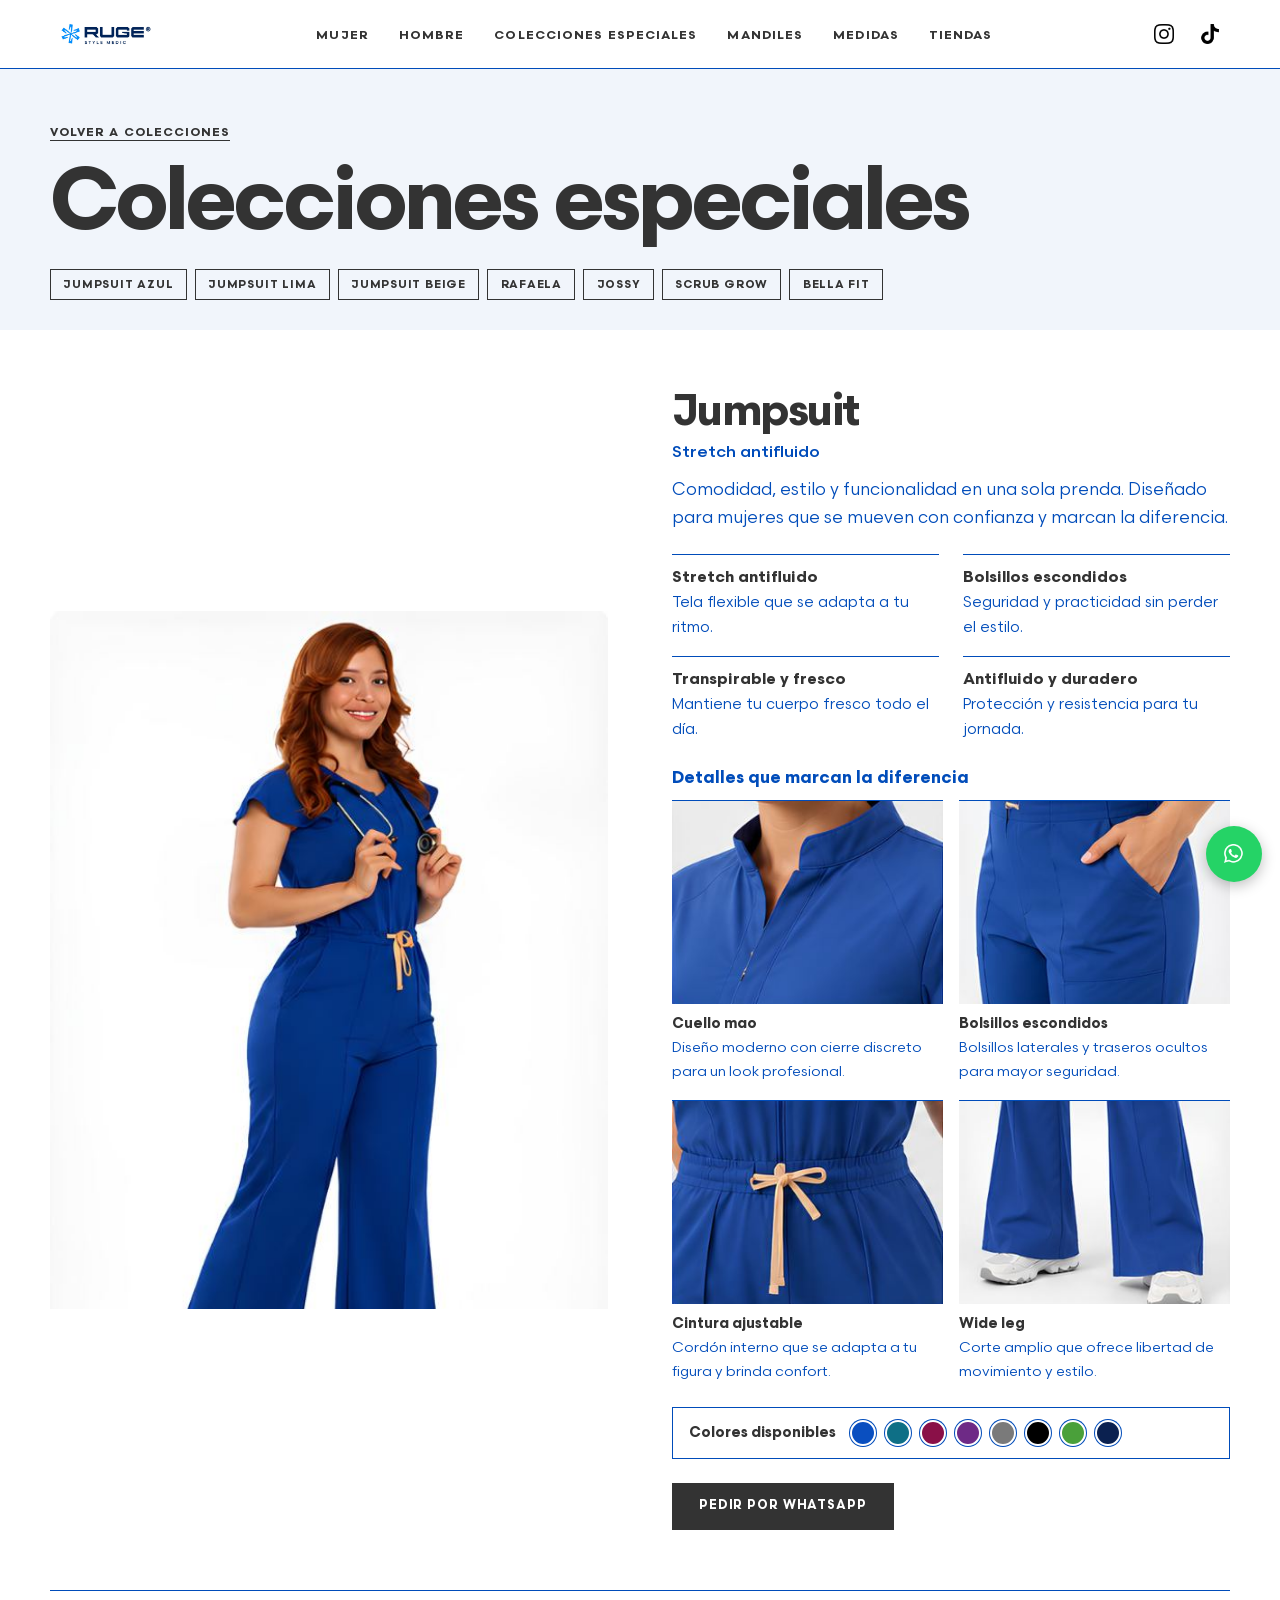
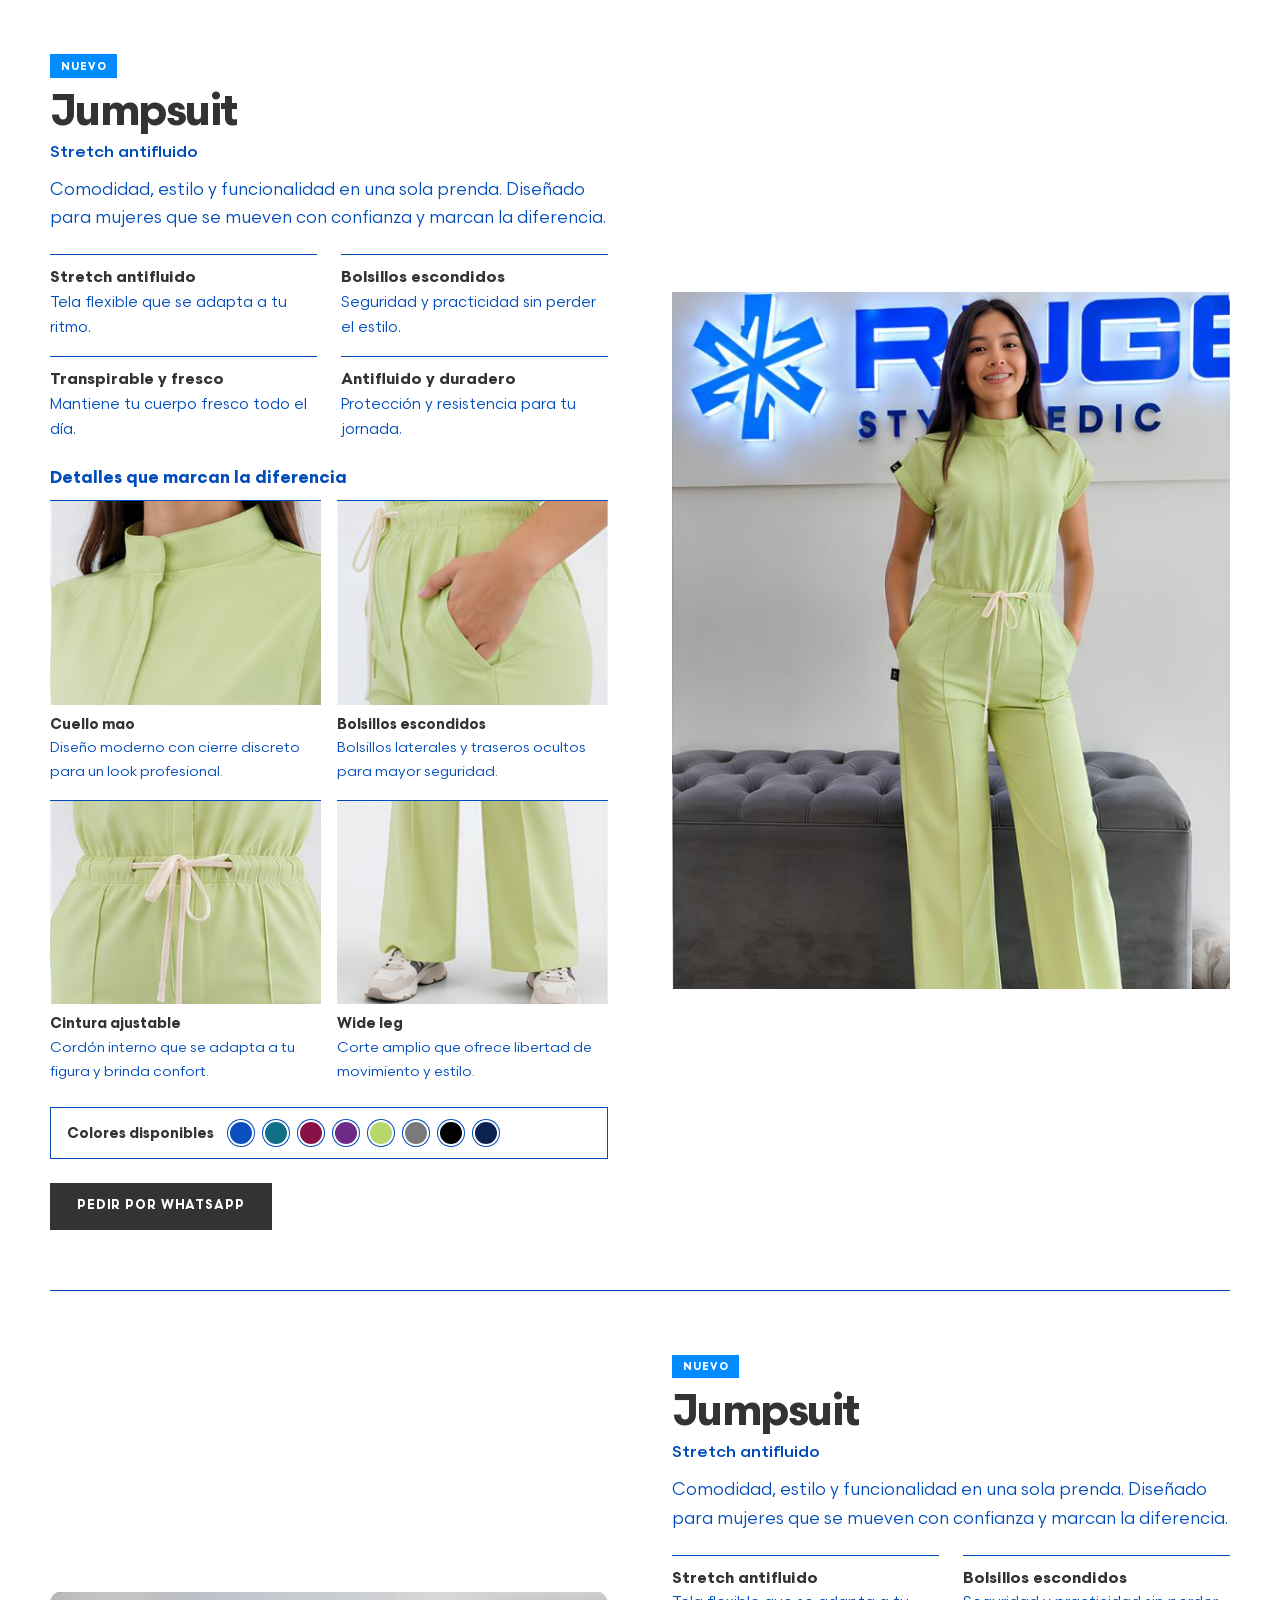
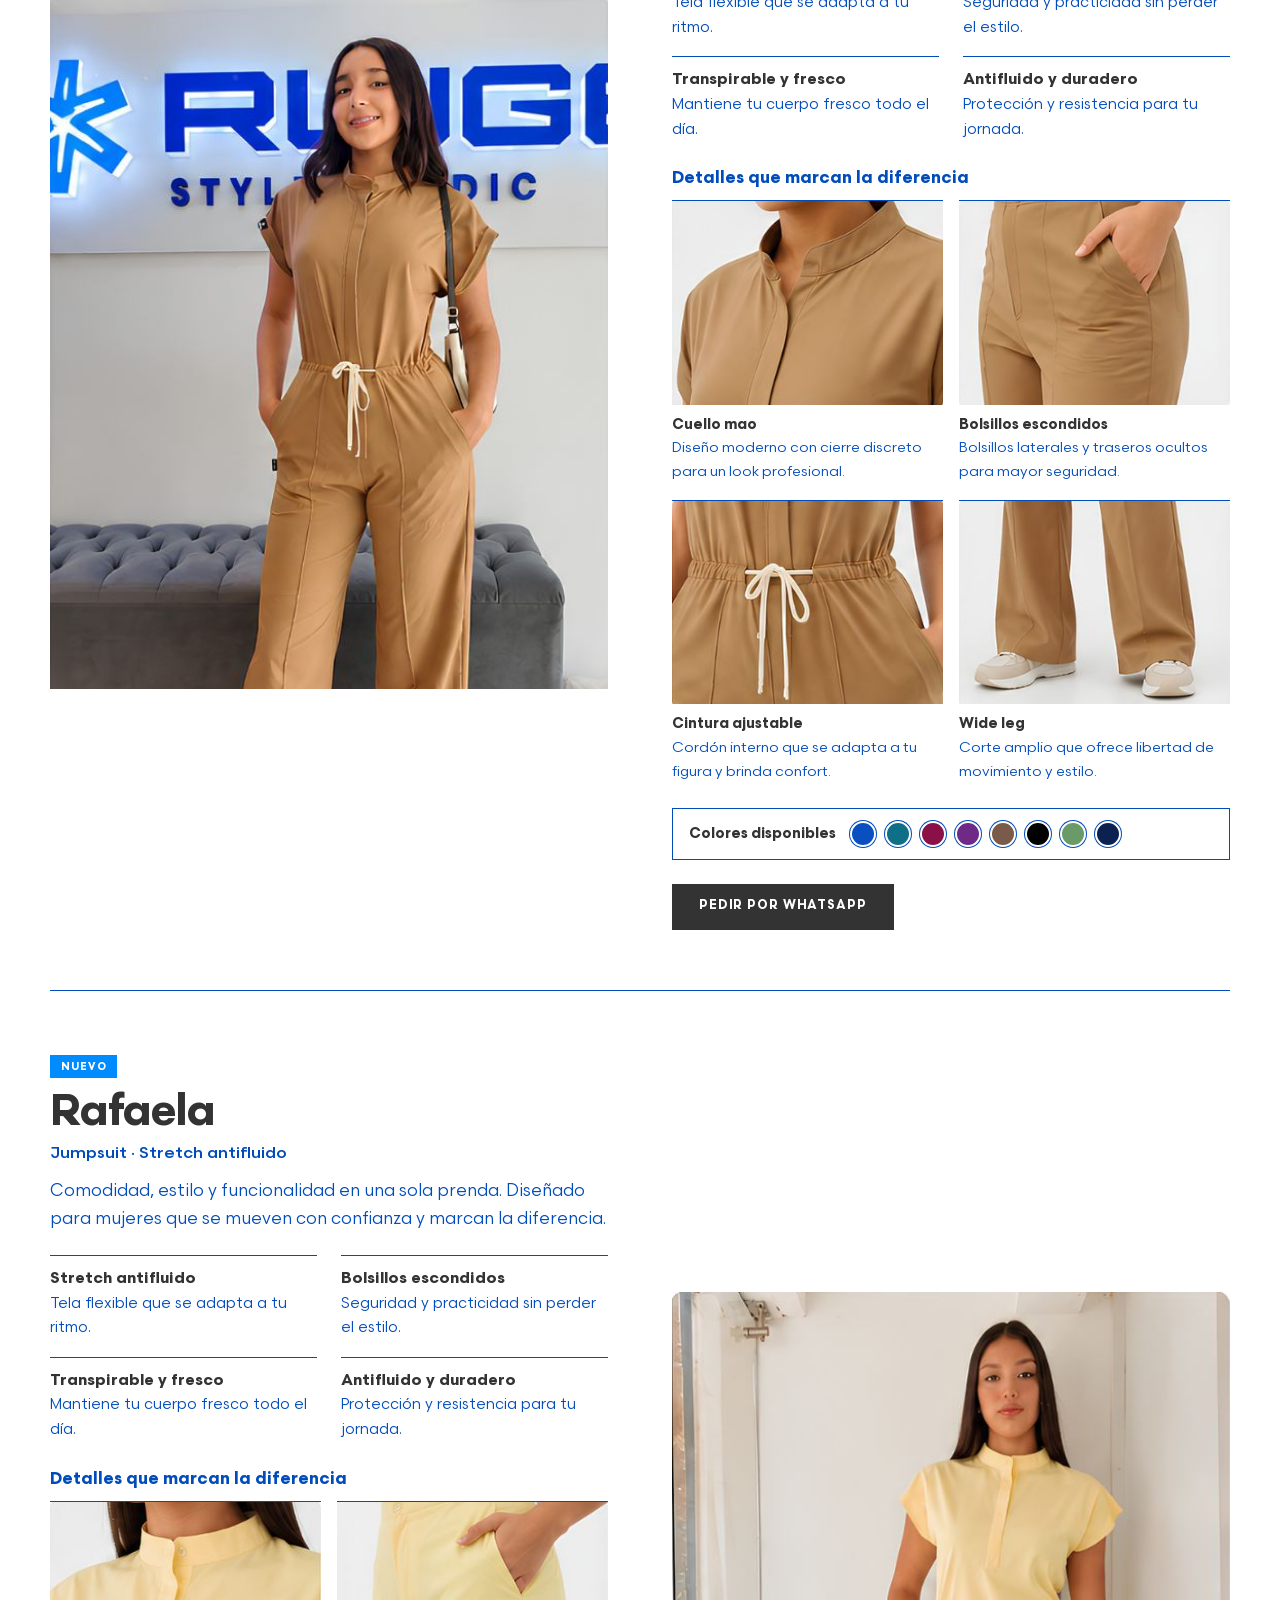
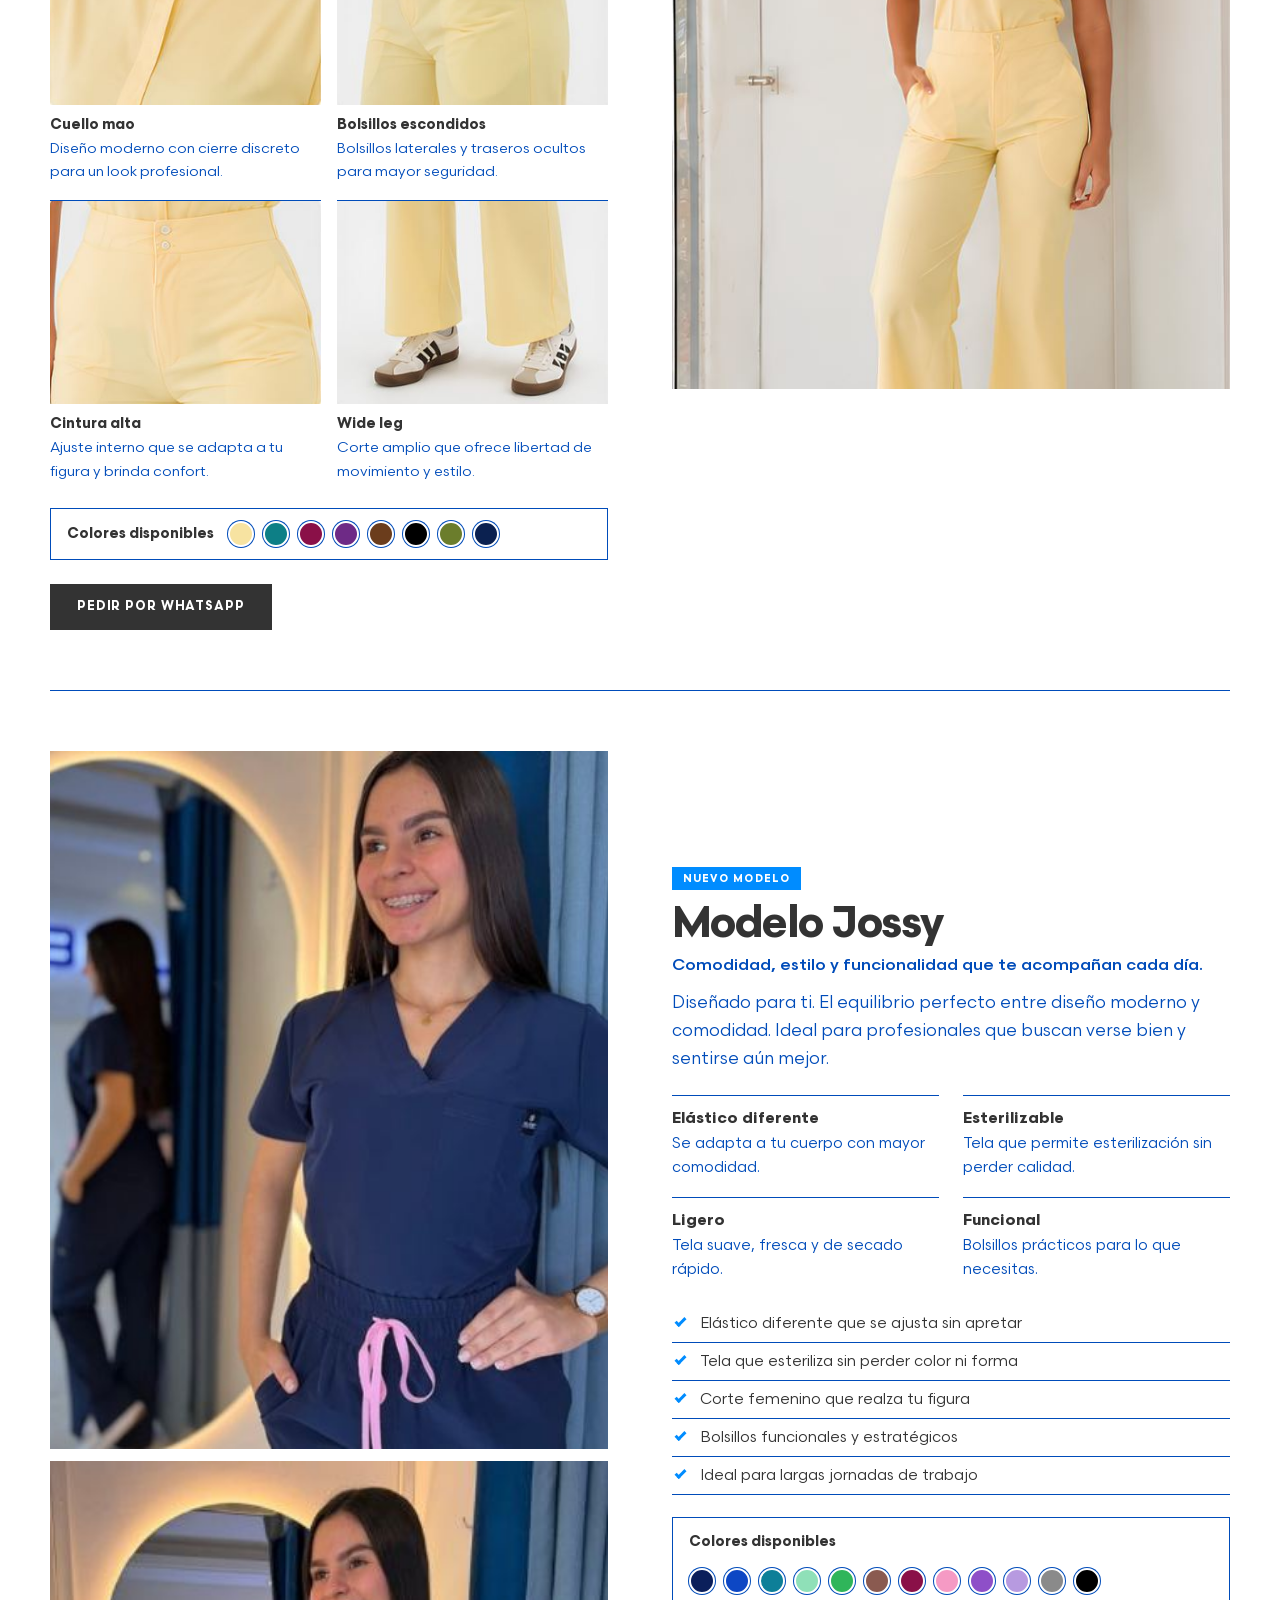
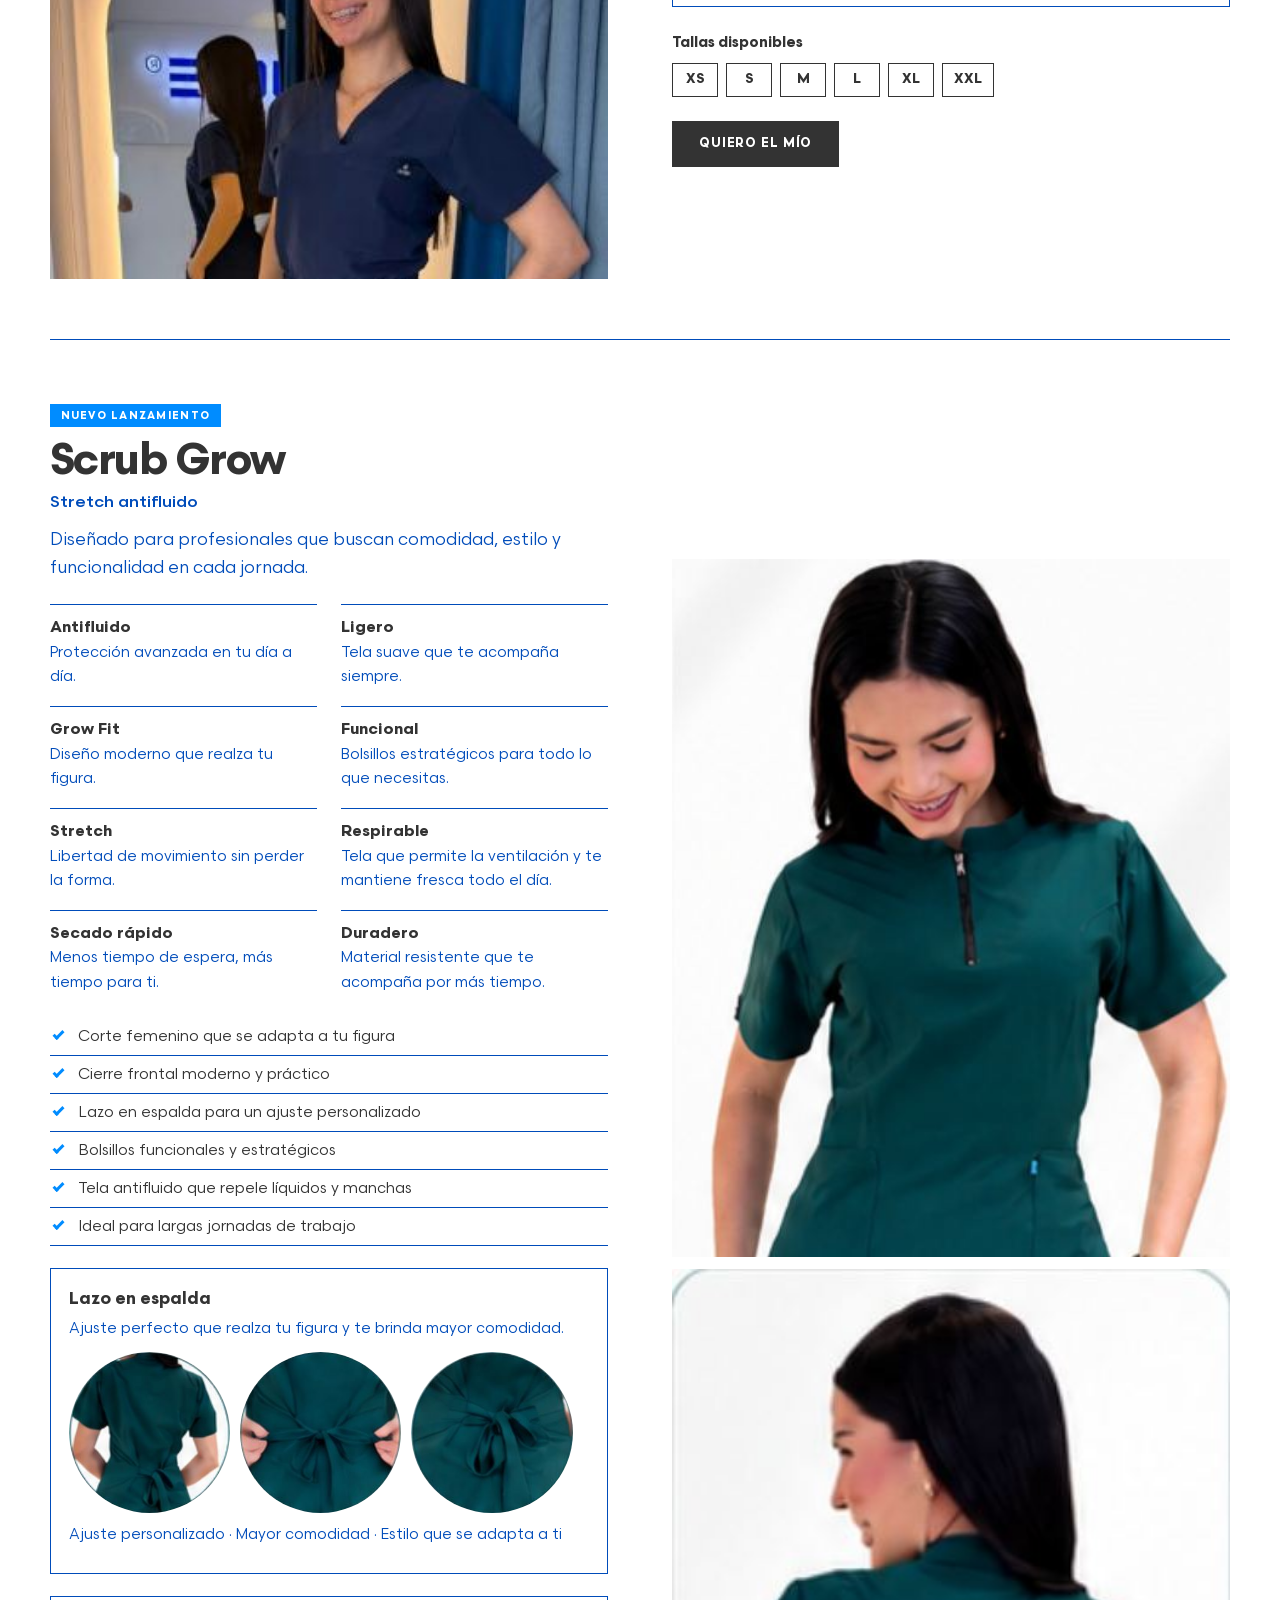
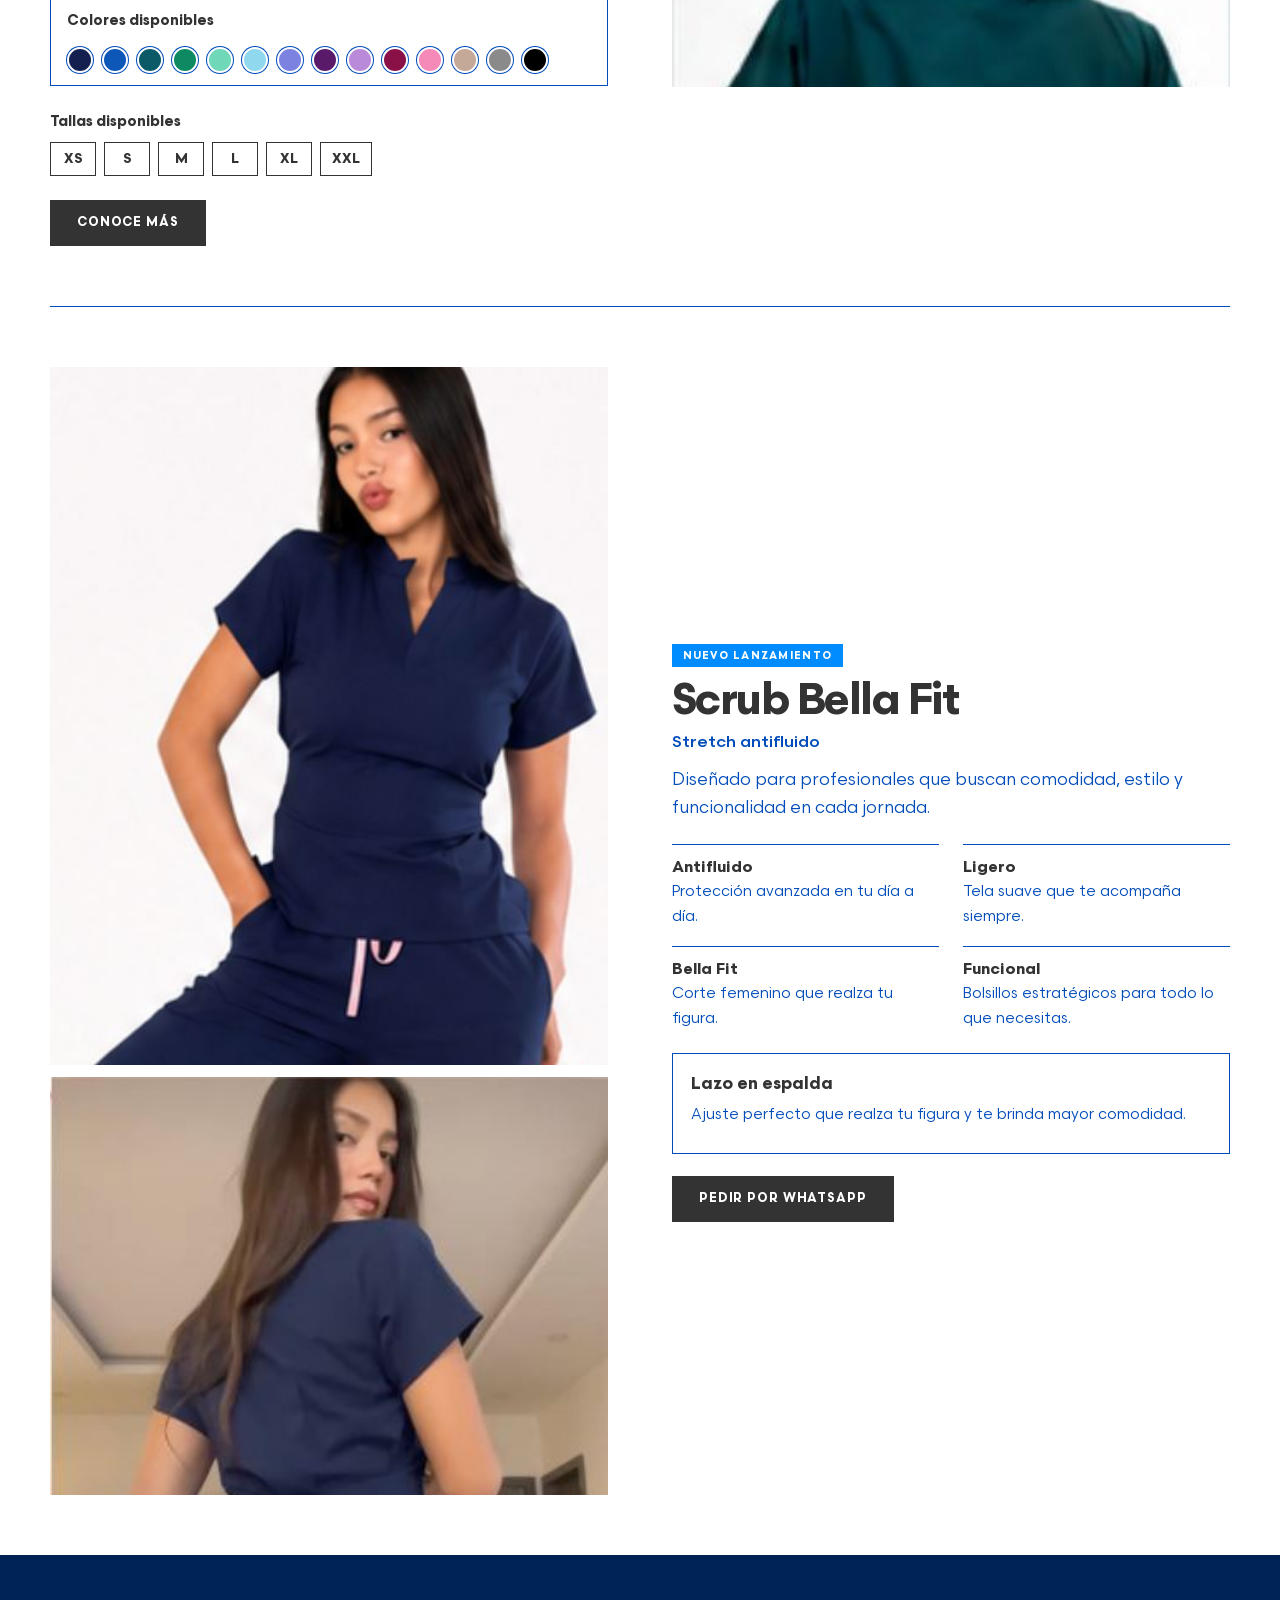
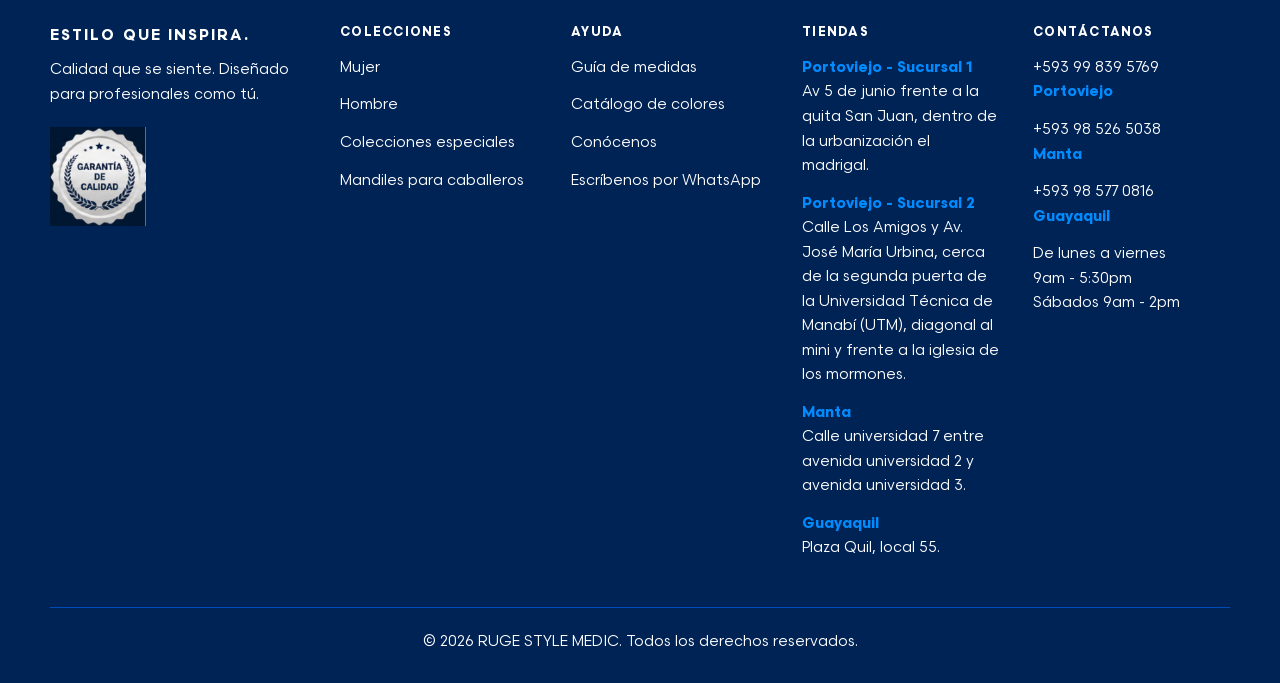
<file: especiales.html>
<!DOCTYPE html>
<html lang="es">

<head>
    <meta charset="utf-8">
    <meta name="viewport" content="width=device-width, initial-scale=1, viewport-fit=cover">
    <title>Colecciones especiales | RUGE Style Medic</title>
    <meta name="description" content="Jumpsuit, Rafaela, Modelo Jossy, Scrub Grow y Scrub Bella Fit.">
    <link rel="icon" type="image/x-icon" href="favicon.ico">
    <link rel="apple-touch-icon" href="/apple-touch-icon.png">
    <link rel="preconnect" href="https://fonts.googleapis.com">
    <link rel="preconnect" href="https://fonts.gstatic.com" crossorigin>
    <link href="https://fonts.googleapis.com/css2?family=Hanken+Grotesk:wght@400;500;600;700;800&display=swap"
        rel="stylesheet">
    <link rel="stylesheet" href="css/styles.css">
</head>

<body>
    <a class="skip" href="#main">Saltar al contenido</a>
    <header>
        <div class="wrap nav">
            <a href="index.html" aria-label="RUGE Style Medic, inicio"><img src="img/logo.png" alt="RUGE Style Medic"
                    width="165" height="44"></a>
            <ul id="menu">
                <li><a href="mujer.html">Mujer</a></li>
                <li><a href="hombre.html">Hombre</a></li>
                <li><a href="especiales.html">Colecciones especiales</a></li>
                <li><a href="index.html#mandiles">Mandiles</a></li>
                <li><a href="guia.html">Medidas</a></li>
                <li><a href="index.html#tiendas">Tiendas</a></li>
            </ul>
            <div class="hd-ic">
                <a href="https://www.instagram.com/rugestylemedicec/" target="_blank" rel="noopener"
                    aria-label="Instagram" title="Instagram"><img src="img/instagram-icon.png" alt="Instagram"
                        width="20" height="20"></a>
                <a href="https://www.tiktok.com/@rugestylemedic" target="_blank" rel="noopener" aria-label="TikTok"
                    title="TikTok"><img src="img/tiktok-icon.png" alt="TikTok" width="20" height="20"></a>
            </div>
            <button class="burger" aria-expanded="false" aria-controls="menu">Menú</button>
        </div>
    </header>
    <main id="main">
        <section id="view-especiales">
            <div class="hm-h">
                <div class="wrap"><a class="back" href="index.html#colecciones">Volver a colecciones</a>
                    <h1 tabindex="-1">Colecciones especiales</h1>
                    <nav class="hm-n" aria-label="Modelos de colecciones especiales"><button type="button"
                            data-go="e-1">Jumpsuit azul</button><button type="button" data-go="e-2">Jumpsuit
                            lima</button><button type="button" data-go="e-3">Jumpsuit beige</button><button
                            type="button" data-go="e-4">Rafaela</button><button type="button"
                            data-go="e-5">Jossy</button><button type="button" data-go="e-6">Scrub Grow</button><button
                            type="button" data-go="e-7">Bella Fit</button></nav>
                </div>
            </div>
            <div class="wrap">
                <article class="pr" id="e-1">
                    <div class="pr-i"><img src="img/especiales-jumpsuit-azul.jpg" alt="Jumpsuit azul" loading="lazy">
                    </div>
                    <div class="pr-t">
                        <h2>Jumpsuit</h2>
                        <p class="k">Stretch antifluido</p>
                        <p>Comodidad, estilo y funcionalidad en una sola prenda. Diseñado para mujeres que se mueven con
                            confianza y marcan la diferencia.</p>
                        <ul class="pf">
                            <li><b>Stretch antifluido</b>Tela flexible que se adapta a tu ritmo.</li>
                            <li><b>Bolsillos escondidos</b>Seguridad y practicidad sin perder el estilo.</li>
                            <li><b>Transpirable y fresco</b>Mantiene tu cuerpo fresco todo el día.</li>
                            <li><b>Antifluido y duradero</b>Protección y resistencia para tu jornada.</li>
                        </ul>
                        <p class="sec">Detalles que marcan la diferencia</p>
                        <ul class="dt">
                            <li><img src="img/especiales-detalle-02.jpg" alt="" loading="lazy"><b>Cuello mao</b>Diseño
                                moderno con cierre discreto para un look profesional.</li>
                            <li><img src="img/especiales-detalle-03.jpg" alt="" loading="lazy"><b>Bolsillos
                                    escondidos</b>Bolsillos laterales y traseros ocultos para mayor seguridad.</li>
                            <li><img src="img/especiales-detalle-04.jpg" alt="" loading="lazy"><b>Cintura
                                    ajustable</b>Cordón interno que se adapta a tu figura y brinda confort.</li>
                            <li><img src="img/especiales-detalle-05.jpg" alt="" loading="lazy"><b>Wide leg</b>Corte
                                amplio que ofrece libertad de movimiento y estilo.</li>
                        </ul>
                        <div class="cs"><span>Colores disponibles</span>
                            <div><i style="background:#0a4fc0"></i><i style="background:#0e6f86"></i><i
                                    style="background:#8a1048"></i><i style="background:#6e2a86"></i><i
                                    style="background:#7a7a7a"></i><i style="background:#000"></i><i
                                    style="background:#4aa03a"></i><i style="background:#0b2150"></i></div>
                        </div><a class="btn"
                            href="https://wa.me/593992301635?text=Hola%2C%20me%20interesa%20Jumpsuit%20azul%20%28colecciones%20especiales%29"
                            target="_blank" rel="noopener">Pedir por WhatsApp</a>
                    </div>
                </article>
                <article class="pr" id="e-2">
                    <div class="pr-i"><img src="img/especiales-jumpsuit-verde-lima.jpg" alt="Jumpsuit verde lima"
                            loading="lazy"></div>
                    <div class="pr-t">
                        <p class="bd">Nuevo</p>
                        <h2>Jumpsuit</h2>
                        <p class="k">Stretch antifluido</p>
                        <p>Comodidad, estilo y funcionalidad en una sola prenda. Diseñado para mujeres que se mueven con
                            confianza y marcan la diferencia.</p>
                        <ul class="pf">
                            <li><b>Stretch antifluido</b>Tela flexible que se adapta a tu ritmo.</li>
                            <li><b>Bolsillos escondidos</b>Seguridad y practicidad sin perder el estilo.</li>
                            <li><b>Transpirable y fresco</b>Mantiene tu cuerpo fresco todo el día.</li>
                            <li><b>Antifluido y duradero</b>Protección y resistencia para tu jornada.</li>
                        </ul>
                        <p class="sec">Detalles que marcan la diferencia</p>
                        <ul class="dt">
                            <li><img src="img/especiales-detalle-07.jpg" alt="" loading="lazy"><b>Cuello mao</b>Diseño
                                moderno con cierre discreto para un look profesional.</li>
                            <li><img src="img/especiales-detalle-08.jpg" alt="" loading="lazy"><b>Bolsillos
                                    escondidos</b>Bolsillos laterales y traseros ocultos para mayor seguridad.</li>
                            <li><img src="img/especiales-detalle-09.jpg" alt="" loading="lazy"><b>Cintura
                                    ajustable</b>Cordón interno que se adapta a tu figura y brinda confort.</li>
                            <li><img src="img/especiales-detalle-10.jpg" alt="" loading="lazy"><b>Wide leg</b>Corte
                                amplio que ofrece libertad de movimiento y estilo.</li>
                        </ul>
                        <div class="cs"><span>Colores disponibles</span>
                            <div><i style="background:#0a4fc0"></i><i style="background:#0e6f86"></i><i
                                    style="background:#8a1048"></i><i style="background:#6e2a86"></i><i
                                    style="background:#b6d86a"></i><i style="background:#7a7a7a"></i><i
                                    style="background:#000"></i><i style="background:#0b2150"></i></div>
                        </div><a class="btn"
                            href="https://wa.me/593992301635?text=Hola%2C%20me%20interesa%20Jumpsuit%20verde%20lima%20%28colecciones%20especiales%29"
                            target="_blank" rel="noopener">Pedir por WhatsApp</a>
                    </div>
                </article>
                <article class="pr" id="e-3">
                    <div class="pr-i"><img src="img/especiales-jumpsuit-beige.jpg" alt="Jumpsuit beige" loading="lazy">
                    </div>
                    <div class="pr-t">
                        <p class="bd">Nuevo</p>
                        <h2>Jumpsuit</h2>
                        <p class="k">Stretch antifluido</p>
                        <p>Comodidad, estilo y funcionalidad en una sola prenda. Diseñado para mujeres que se mueven con
                            confianza y marcan la diferencia.</p>
                        <ul class="pf">
                            <li><b>Stretch antifluido</b>Tela flexible que se adapta a tu ritmo.</li>
                            <li><b>Bolsillos escondidos</b>Seguridad y practicidad sin perder el estilo.</li>
                            <li><b>Transpirable y fresco</b>Mantiene tu cuerpo fresco todo el día.</li>
                            <li><b>Antifluido y duradero</b>Protección y resistencia para tu jornada.</li>
                        </ul>
                        <p class="sec">Detalles que marcan la diferencia</p>
                        <ul class="dt">
                            <li><img src="img/especiales-detalle-12.jpg" alt="" loading="lazy"><b>Cuello mao</b>Diseño
                                moderno con cierre discreto para un look profesional.</li>
                            <li><img src="img/especiales-detalle-13.jpg" alt="" loading="lazy"><b>Bolsillos
                                    escondidos</b>Bolsillos laterales y traseros ocultos para mayor seguridad.</li>
                            <li><img src="img/especiales-detalle-14.jpg" alt="" loading="lazy"><b>Cintura
                                    ajustable</b>Cordón interno que se adapta a tu figura y brinda confort.</li>
                            <li><img src="img/especiales-detalle-15.jpg" alt="" loading="lazy"><b>Wide leg</b>Corte
                                amplio que ofrece libertad de movimiento y estilo.</li>
                        </ul>
                        <div class="cs"><span>Colores disponibles</span>
                            <div><i style="background:#0a4fc0"></i><i style="background:#0e6f86"></i><i
                                    style="background:#8a1048"></i><i style="background:#6e2a86"></i><i
                                    style="background:#7a5a48"></i><i style="background:#000"></i><i
                                    style="background:#6a9a68"></i><i style="background:#0b2150"></i></div>
                        </div><a class="btn"
                            href="https://wa.me/593992301635?text=Hola%2C%20me%20interesa%20Jumpsuit%20beige%20%28colecciones%20especiales%29"
                            target="_blank" rel="noopener">Pedir por WhatsApp</a>
                    </div>
                </article>
                <article class="pr" id="e-4">
                    <div class="pr-i"><img src="img/especiales-jumpsuit-rafaela.jpg" alt="Jumpsuit Rafaela"
                            loading="lazy"></div>
                    <div class="pr-t">
                        <p class="bd">Nuevo</p>
                        <h2>Rafaela</h2>
                        <p class="k">Jumpsuit · Stretch antifluido</p>
                        <p>Comodidad, estilo y funcionalidad en una sola prenda. Diseñado para mujeres que se mueven con
                            confianza y marcan la diferencia.</p>
                        <ul class="pf">
                            <li><b>Stretch antifluido</b>Tela flexible que se adapta a tu ritmo.</li>
                            <li><b>Bolsillos escondidos</b>Seguridad y practicidad sin perder el estilo.</li>
                            <li><b>Transpirable y fresco</b>Mantiene tu cuerpo fresco todo el día.</li>
                            <li><b>Antifluido y duradero</b>Protección y resistencia para tu jornada.</li>
                        </ul>
                        <p class="sec">Detalles que marcan la diferencia</p>
                        <ul class="dt">
                            <li><img src="img/especiales-detalle-17.jpg" alt="" loading="lazy"><b>Cuello mao</b>Diseño
                                moderno con cierre discreto para un look profesional.</li>
                            <li><img src="img/especiales-detalle-18.jpg" alt="" loading="lazy"><b>Bolsillos
                                    escondidos</b>Bolsillos laterales y traseros ocultos para mayor seguridad.</li>
                            <li><img src="img/especiales-detalle-19.jpg" alt="" loading="lazy"><b>Cintura alta</b>Ajuste
                                interno que se adapta a tu figura y brinda confort.</li>
                            <li><img src="img/especiales-detalle-20.jpg" alt="" loading="lazy"><b>Wide leg</b>Corte
                                amplio que ofrece libertad de movimiento y estilo.</li>
                        </ul>
                        <div class="cs"><span>Colores disponibles</span>
                            <div><i style="background:#f7e3a1"></i><i style="background:#0d7f86"></i><i
                                    style="background:#8a1048"></i><i style="background:#6e2a86"></i><i
                                    style="background:#6b3d1c"></i><i style="background:#000"></i><i
                                    style="background:#6b7d2c"></i><i style="background:#0b2150"></i></div>
                        </div><a class="btn"
                            href="https://wa.me/593992301635?text=Hola%2C%20me%20interesa%20Jumpsuit%20Rafaela%20%28colecciones%20especiales%29"
                            target="_blank" rel="noopener">Pedir por WhatsApp</a>
                    </div>
                </article>
                <article class="pr" id="e-5">
                    <div class="pr-i"><img src="img/especiales-modelo-jossy.jpg" alt="Modelo Jossy" loading="lazy"><img
                            class="i2" src="img/especiales-detalle-22.jpg" alt="" loading="lazy"></div>
                    <div class="pr-t">
                        <p class="bd">Nuevo modelo</p>
                        <h2>Modelo Jossy</h2>
                        <p class="k">Comodidad, estilo y funcionalidad que te acompañan cada día.</p>
                        <p>Diseñado para ti. El equilibrio perfecto entre diseño moderno y comodidad. Ideal para
                            profesionales que buscan verse bien y sentirse aún mejor.</p>
                        <ul class="pf">
                            <li><b>Elástico diferente</b>Se adapta a tu cuerpo con mayor comodidad.</li>
                            <li><b>Esterilizable</b>Tela que permite esterilización sin perder calidad.</li>
                            <li><b>Ligero</b>Tela suave, fresca y de secado rápido.</li>
                            <li><b>Funcional</b>Bolsillos prácticos para lo que necesitas.</li>
                        </ul>
                        <ul class="ck">
                            <li>Elástico diferente que se ajusta sin apretar</li>
                            <li>Tela que esteriliza sin perder color ni forma</li>
                            <li>Corte femenino que realza tu figura</li>
                            <li>Bolsillos funcionales y estratégicos</li>
                            <li>Ideal para largas jornadas de trabajo</li>
                        </ul>
                        <div class="cs"><span>Colores disponibles</span>
                            <div><i style="background:#0b1f5b"></i><i style="background:#0d47c4"></i><i
                                    style="background:#0d7f98"></i><i style="background:#8fe0b8"></i><i
                                    style="background:#2fb55a"></i><i style="background:#8a5a50"></i><i
                                    style="background:#8a1048"></i><i style="background:#f59ac4"></i><i
                                    style="background:#8e4fc8"></i><i style="background:#b79ae0"></i><i
                                    style="background:#8a8a8a"></i><i style="background:#000"></i></div>
                        </div>
                        <div class="sz"><b>Tallas
                                disponibles</b><span>XS</span><span>S</span><span>M</span><span>L</span><span>XL</span><span>XXL</span>
                        </div><a class="btn"
                            href="https://wa.me/593992301635?text=Hola%2C%20me%20interesa%20Modelo%20Jossy%20%28colecciones%20especiales%29"
                            target="_blank" rel="noopener">Quiero el mío</a>
                    </div>
                </article>
                <article class="pr" id="e-6">
                    <div class="pr-i"><img src="img/especiales-scrub-grow.jpg" alt="Scrub Grow" loading="lazy"><img
                            class="i2" src="img/especiales-detalle-24.jpg" alt="" loading="lazy"></div>
                    <div class="pr-t">
                        <p class="bd">Nuevo lanzamiento</p>
                        <h2>Scrub Grow</h2>
                        <p class="k">Stretch antifluido</p>
                        <p>Diseñado para profesionales que buscan comodidad, estilo y funcionalidad en cada jornada.</p>
                        <ul class="pf">
                            <li><b>Antifluido</b>Protección avanzada en tu día a día.</li>
                            <li><b>Ligero</b>Tela suave que te acompaña siempre.</li>
                            <li><b>Grow Fit</b>Diseño moderno que realza tu figura.</li>
                            <li><b>Funcional</b>Bolsillos estratégicos para todo lo que necesitas.</li>
                            <li><b>Stretch</b>Libertad de movimiento sin perder la forma.</li>
                            <li><b>Respirable</b>Tela que permite la ventilación y te mantiene fresca todo el día.</li>
                            <li><b>Secado rápido</b>Menos tiempo de espera, más tiempo para ti.</li>
                            <li><b>Duradero</b>Material resistente que te acompaña por más tiempo.</li>
                        </ul>
                        <ul class="ck">
                            <li>Corte femenino que se adapta a tu figura</li>
                            <li>Cierre frontal moderno y práctico</li>
                            <li>Lazo en espalda para un ajuste personalizado</li>
                            <li>Bolsillos funcionales y estratégicos</li>
                            <li>Tela antifluido que repele líquidos y manchas</li>
                            <li>Ideal para largas jornadas de trabajo</li>
                        </ul>
                        <div class="lz"><b>Lazo en espalda</b>
                            <p>Ajuste perfecto que realza tu figura y te brinda mayor comodidad.</p>
                            <div class="lzi"><img src="img/especiales-paso-del-lazo-en-espalda.jpg"
                                    alt="Paso del lazo en espalda" loading="lazy"><img
                                    src="img/especiales-paso-del-lazo-en-espalda-2.jpg" alt="Paso del lazo en espalda"
                                    loading="lazy"><img src="img/especiales-paso-del-lazo-en-espalda-3.jpg"
                                    alt="Paso del lazo en espalda" loading="lazy"></div>
                            <p class="ex">Ajuste personalizado · Mayor comodidad · Estilo que se adapta a ti</p>
                        </div>
                        <div class="cs"><span>Colores disponibles</span>
                            <div><i style="background:#14204f"></i><i style="background:#0d57b8"></i><i
                                    style="background:#0a5a68"></i><i style="background:#0d8a62"></i><i
                                    style="background:#6fd8b8"></i><i style="background:#8fd8ee"></i><i
                                    style="background:#7c82e0"></i><i style="background:#5a1a6a"></i><i
                                    style="background:#b98ad8"></i><i style="background:#8a1048"></i><i
                                    style="background:#f58ab8"></i><i style="background:#c4a898"></i><i
                                    style="background:#8a8a8a"></i><i style="background:#000"></i></div>
                        </div>
                        <div class="sz"><b>Tallas
                                disponibles</b><span>XS</span><span>S</span><span>M</span><span>L</span><span>XL</span><span>XXL</span>
                        </div><a class="btn"
                            href="https://wa.me/593992301635?text=Hola%2C%20me%20interesa%20Scrub%20Grow%20%28colecciones%20especiales%29"
                            target="_blank" rel="noopener">Conoce más</a>
                    </div>
                </article>
                <article class="pr" id="e-7">
                    <div class="pr-i"><img src="img/especiales-scrub-bella-fit.jpg" alt="Scrub Bella Fit"
                            loading="lazy"><img class="i2" src="img/especiales-detalle-29.jpg" alt="" loading="lazy">
                    </div>
                    <div class="pr-t">
                        <p class="bd">Nuevo lanzamiento</p>
                        <h2>Scrub Bella Fit</h2>
                        <p class="k">Stretch antifluido</p>
                        <p>Diseñado para profesionales que buscan comodidad, estilo y funcionalidad en cada jornada.</p>
                        <ul class="pf">
                            <li><b>Antifluido</b>Protección avanzada en tu día a día.</li>
                            <li><b>Ligero</b>Tela suave que te acompaña siempre.</li>
                            <li><b>Bella Fit</b>Corte femenino que realza tu figura.</li>
                            <li><b>Funcional</b>Bolsillos estratégicos para todo lo que necesitas.</li>
                        </ul>
                        <div class="lz"><b>Lazo en espalda</b>
                            <p>Ajuste perfecto que realza tu figura y te brinda mayor comodidad.</p>
                        </div><a class="btn"
                            href="https://wa.me/593992301635?text=Hola%2C%20me%20interesa%20Scrub%20Bella%20Fit%20%28colecciones%20especiales%29"
                            target="_blank" rel="noopener">Pedir por WhatsApp</a>
                    </div>
                </article>
            </div>
        </section>
    </main>
    <footer class="ft" id="contacto">
        <div class="wrap">
            <div class="ft-g">
                <div>
                    <p class="ft-big">Estilo que inspira.</p>
                    <p class="ft-sub">Calidad que se siente. Diseñado para profesionales como tú.</p>
                    <img class="seal" src="img/sello-garantia.png" alt="Sello de garantía de calidad" loading="lazy">
                </div>
                <div>
                    <h3>Colecciones</h3>
                    <ul>
                        <li><a href="mujer.html">Mujer</a></li>
                        <li><a href="hombre.html">Hombre</a></li>
                        <li><a href="especiales.html">Colecciones especiales</a></li>
                        <li><a href="caballeros.html">Mandiles para caballeros</a></li>
                    </ul>
                </div>
                <div>
                    <h3>Ayuda</h3>
                    <ul>
                        <li><a href="guia.html">Guía de medidas</a></li>
                        <li><a href="https://wa.me/593992301635?text=Hola%2C%20quiero%20ver%20el%20cat%C3%A1logo%20de%20colores"
                                target="_blank" rel="noopener">Catálogo de colores</a></li>
                        <li><a href="conocenos.html">Conócenos</a></li>
                        <li><a href="https://wa.me/593992301635" target="_blank" rel="noopener">Escríbenos por
                                WhatsApp</a></li>
                    </ul>
                </div>
                <div>
                    <h3>Tiendas</h3>
                    <ul>
                        <li><a href="https://maps.app.goo.gl/MaDAnab39EM5EVG19" target="_blank"
                                rel="noopener"><b>Portoviejo - Sucursal 1</b><br>Av 5 de junio frente a la quita San
                                Juan, dentro de la urbanización el madrigal.</a></li>
                        <li><a href="https://maps.app.goo.gl/fJhsJsNrGTpoDMFn6" target="_blank"
                                rel="noopener"><b>Portoviejo - Sucursal 2</b><br>Calle Los Amigos y Av. José María
                                Urbina, cerca de la segunda puerta de la Universidad Técnica de Manabí (UTM), diagonal
                                al mini y frente a la iglesia de los mormones.</a></li>
                        <li><a href="https://maps.app.goo.gl/Mx79vt6UVNzc3Ma37" target="_blank"
                                rel="noopener"><b>Manta</b><br>Calle universidad 7 entre avenida universidad 2 y avenida
                                universidad 3.</a></li>
                        <li><a href="https://maps.app.goo.gl/CXXykoomKesDBsmm6" target="_blank"
                                rel="noopener"><b>Guayaquil</b><br>Plaza Quil, local 55.</a></li>
                    </ul>
                </div>
                <div>
                    <h3>Contáctanos</h3>
                    <ul>
                        <li><a href="tel:+593998395769">+593 99 839 5769</a><br><b>Portoviejo</b></li>
                        <li><a href="tel:+593985265038">+593 98 526 5038</a><br><b>Manta</b></li>
                        <li><a href="tel:+593985770816">+593 98 577 0816</a><br><b>Guayaquil</b></li>
                        <li>De lunes a viernes<br>9am - 5:30pm<br>Sábados 9am - 2pm</li>
                    </ul>
                </div>
            </div>
            <p class="copy">© 2026 RUGE STYLE MEDIC. Todos los derechos reservados.</p>
        </div>
    </footer>
    <a class="wa" href="https://wa.me/593992301635?text=Hola%20RUGE%20Style%20Medic" target="_blank" rel="noopener"
        aria-label="Escribir por WhatsApp"><img src="img/whatsapp-blanco-icon.png" alt="WhatsApp" width="20"
            height="20"></a>
    <script src="js/app.js" defer></script>
</body>

</html>
</file>
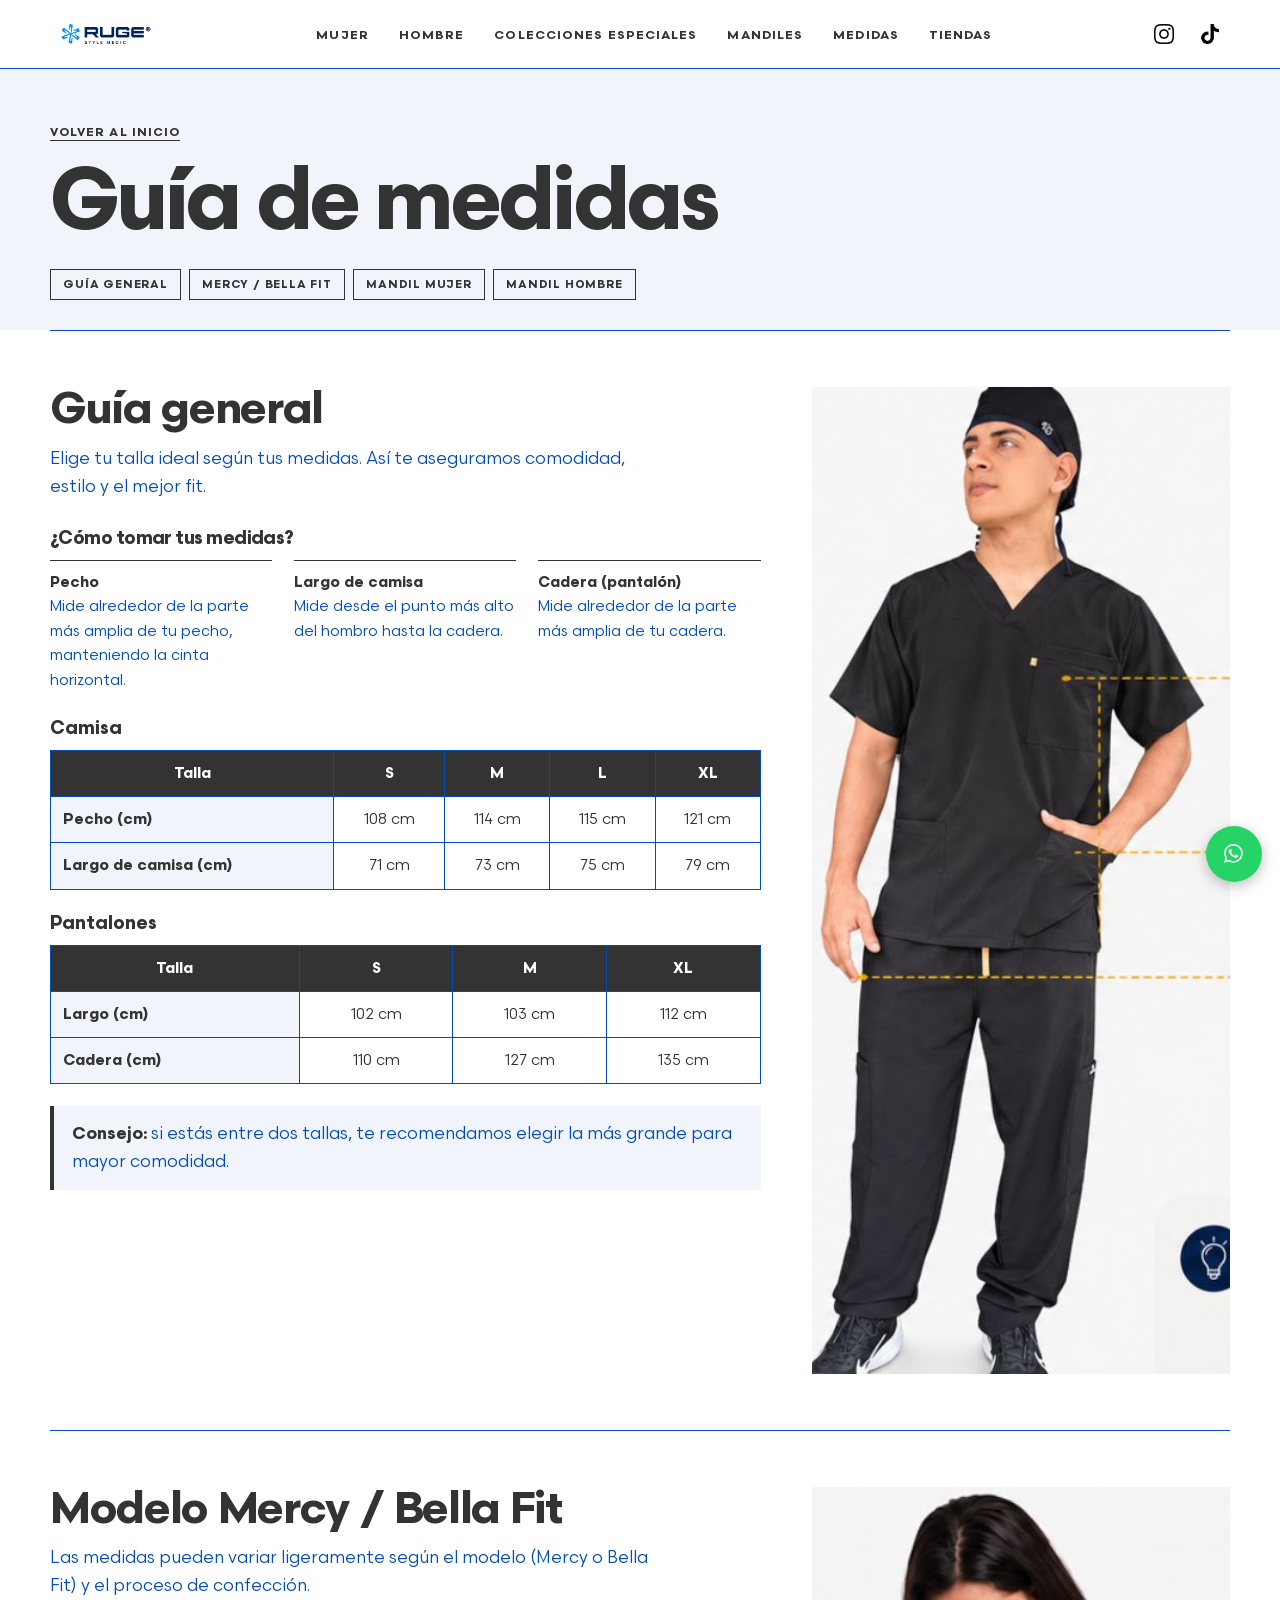
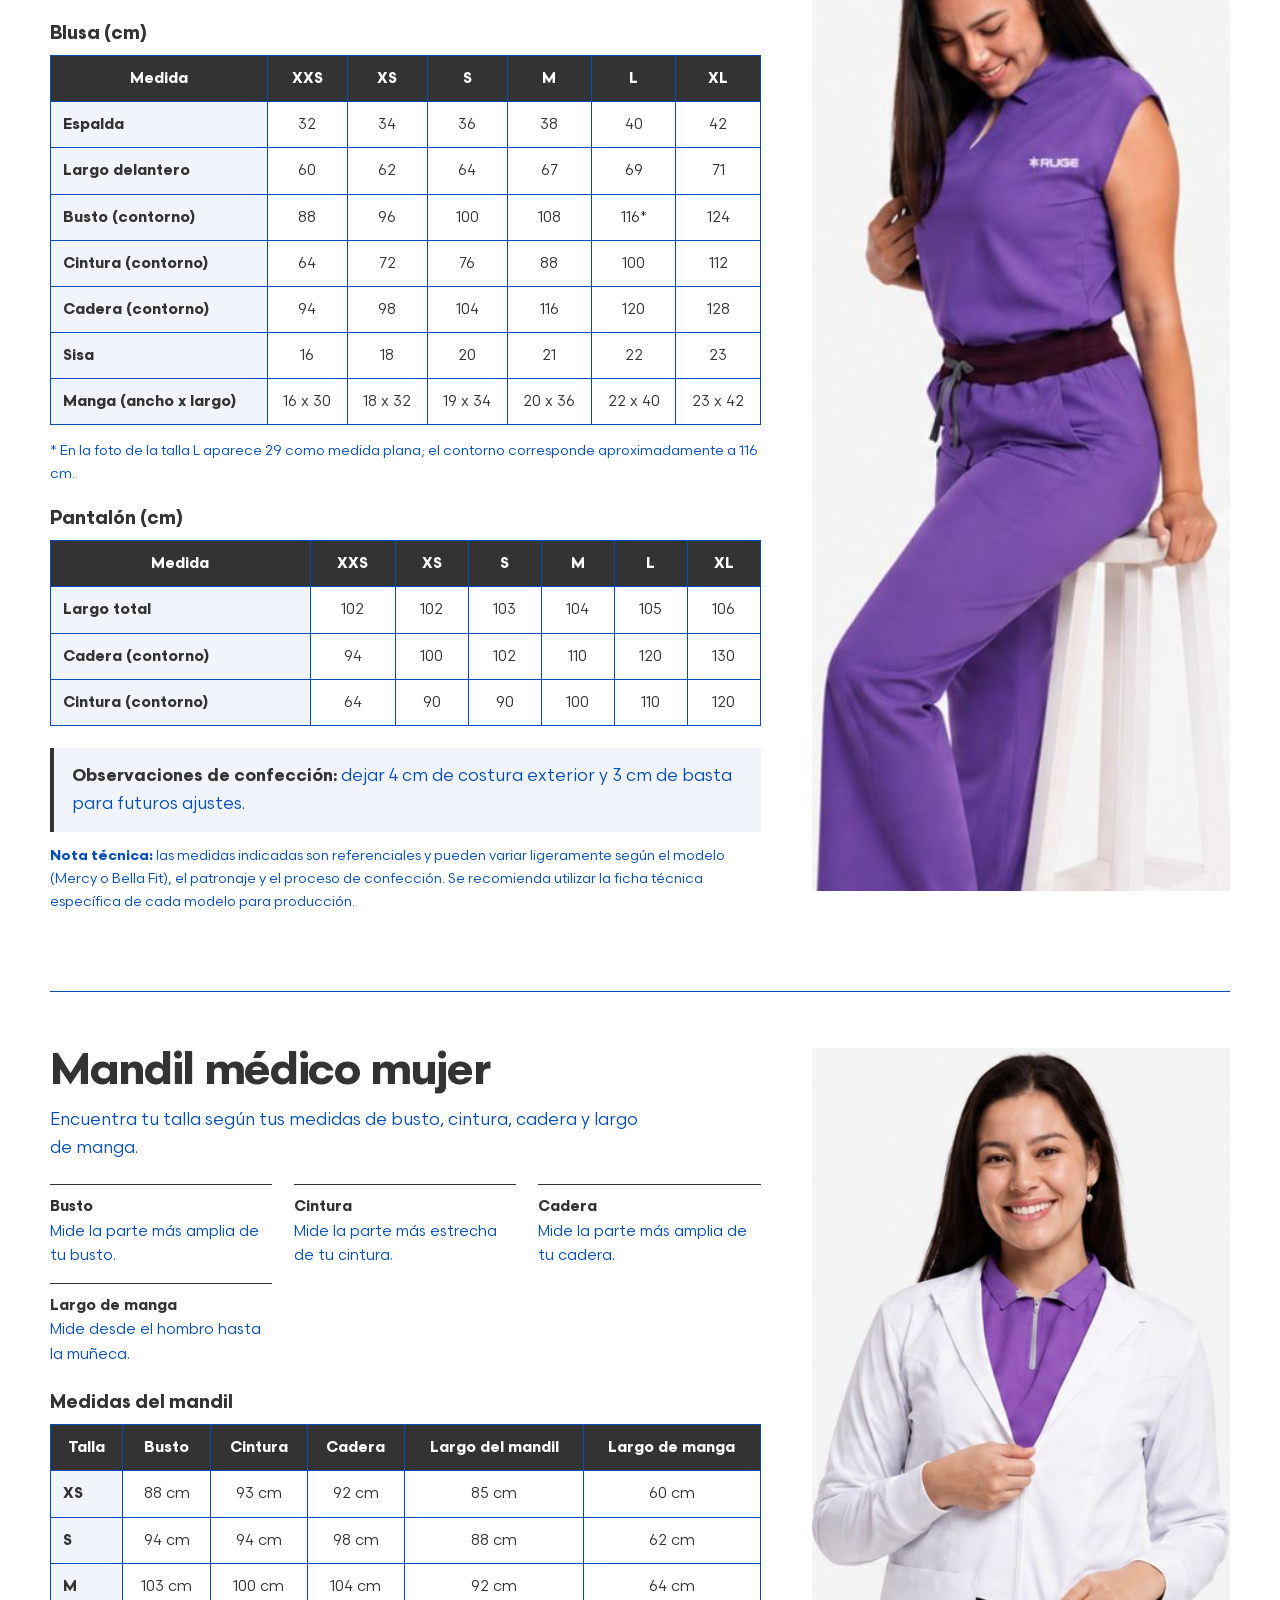
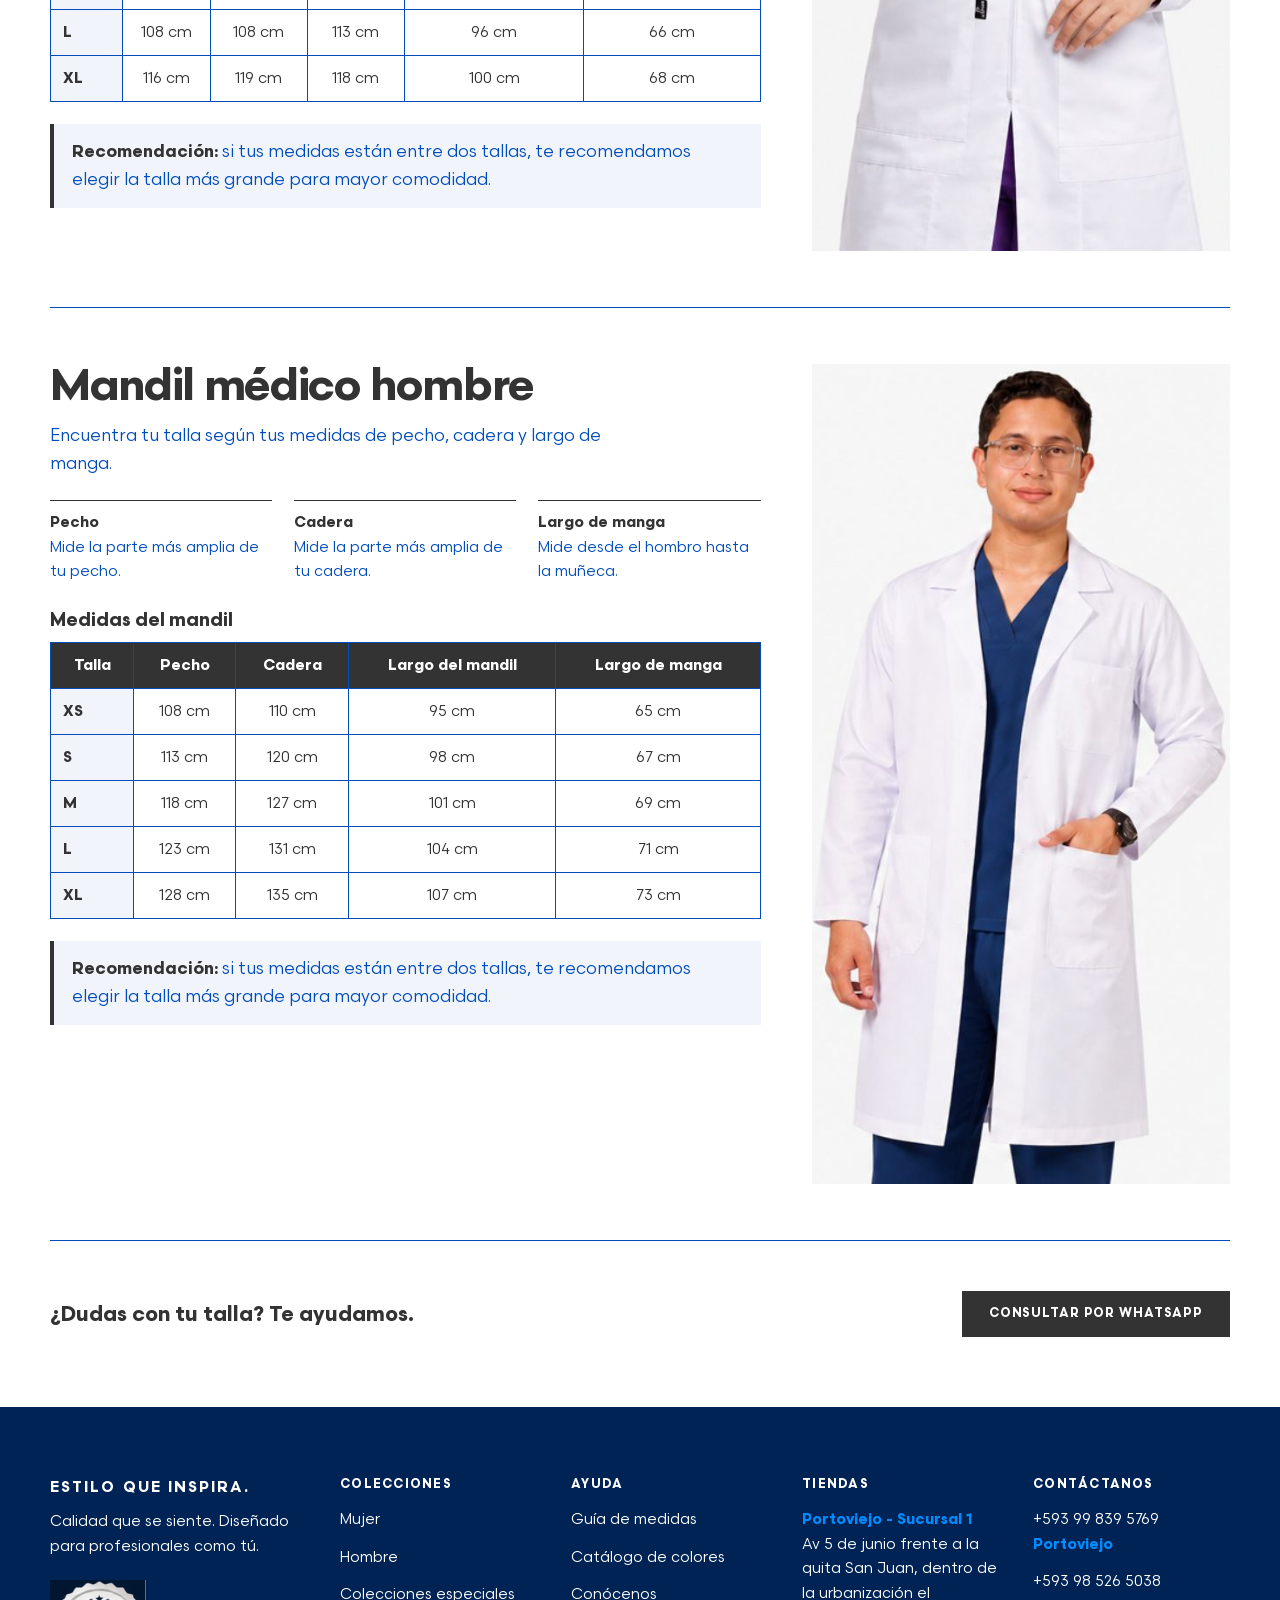
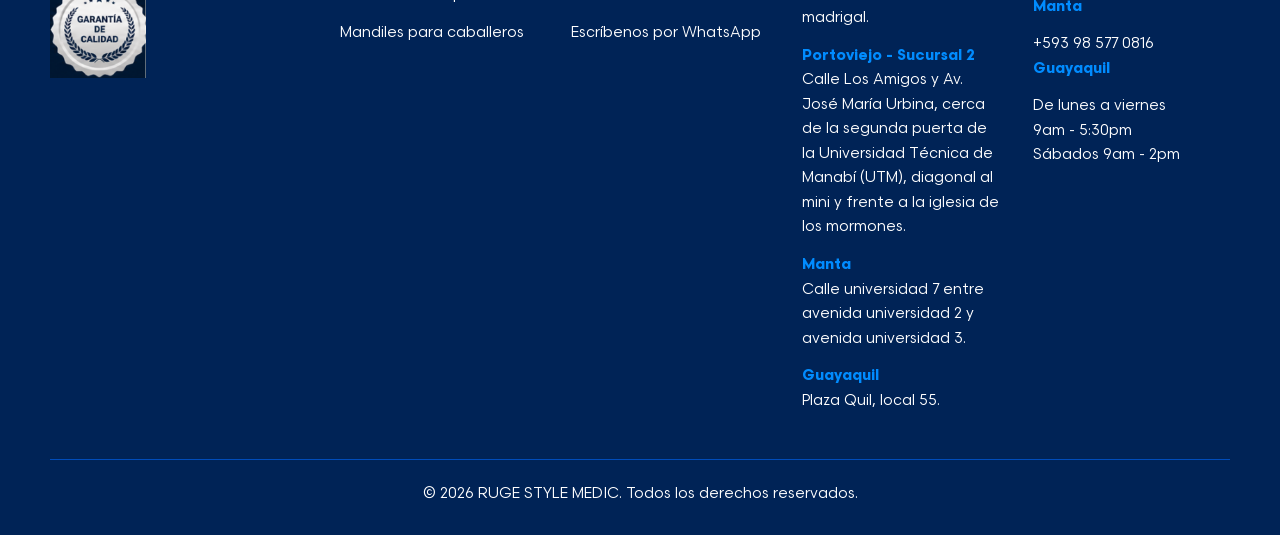
<file: guia.html>
<!DOCTYPE html>
<html lang="es">

<head>
    <meta charset="utf-8">
    <meta name="viewport" content="width=device-width, initial-scale=1, viewport-fit=cover">
    <title>Guía de medidas | RUGE Style Medic</title>
    <meta name="description" content="Tablas de medidas y cómo tomar tus medidas para elegir tu talla ideal.">
    <link rel="icon" type="image/x-icon" href="favicon.ico">
    <link rel="apple-touch-icon" href="/apple-touch-icon.png">
    <link rel="preconnect" href="https://fonts.googleapis.com">
    <link rel="preconnect" href="https://fonts.gstatic.com" crossorigin>
    <link href="https://fonts.googleapis.com/css2?family=Hanken+Grotesk:wght@400;500;600;700;800&display=swap"
        rel="stylesheet">
    <link rel="stylesheet" href="css/styles.css">
</head>

<body>
    <a class="skip" href="#main">Saltar al contenido</a>
    <header>
        <div class="wrap nav">
            <a href="index.html" aria-label="RUGE Style Medic, inicio"><img src="img/logo.png" alt="RUGE Style Medic"
                    width="165" height="44"></a>
            <ul id="menu">
                <li><a href="mujer.html">Mujer</a></li>
                <li><a href="hombre.html">Hombre</a></li>
                <li><a href="especiales.html">Colecciones especiales</a></li>
                <li><a href="index.html#mandiles">Mandiles</a></li>
                <li><a href="guia.html">Medidas</a></li>
                <li><a href="index.html#tiendas">Tiendas</a></li>
            </ul>
            <div class="hd-ic">
                <a href="https://www.instagram.com/rugestylemedicec/" target="_blank" rel="noopener"
                    aria-label="Instagram" title="Instagram"><img src="img/instagram-icon.png" alt="Instagram"
                        width="20" height="20"></a>
                <a href="https://www.tiktok.com/@rugestylemedic" target="_blank" rel="noopener" aria-label="TikTok"
                    title="TikTok"><img src="img/tiktok-icon.png" alt="TikTok" width="20" height="20"></a>
            </div>
            <button class="burger" aria-expanded="false" aria-controls="menu">Menú</button>
        </div>
    </header>
    <main id="main">
        <section id="view-guia">
            <div class="hm-h">
                <div class="wrap"><a class="back" href="index.html#medidas">Volver al inicio</a>
                    <h1 tabindex="-1">Guía de medidas</h1>
                    <nav class="hm-n" aria-label="Secciones de la guía"><button type="button" data-go="g-1">Guía
                            general</button><button type="button" data-go="g-2">Mercy / Bella Fit</button><button
                            type="button" data-go="g-3">Mandil mujer</button><button type="button" data-go="g-4">Mandil
                            hombre</button></nav>
                </div>
            </div>
            <div class="wrap">
                <section class="gm-s" id="g-1">
                    <div class="gm">
                        <div>
                            <h2>Guía general</h2>
                            <p class="intro">Elige tu talla ideal según tus medidas. Así te aseguramos comodidad, estilo
                                y el mejor fit.</p>
                            <h3>¿Cómo tomar tus medidas?</h3>
                            <ul class="hw">
                                <li><b>Pecho</b>Mide alrededor de la parte más amplia de tu pecho, manteniendo la cinta
                                    horizontal.</li>
                                <li><b>Largo de camisa</b>Mide desde el punto más alto del hombro hasta la cadera.</li>
                                <li><b>Cadera (pantalón)</b>Mide alrededor de la parte más amplia de tu cadera.</li>
                            </ul>
                            <div class="tw">
                                <table class="tb">
                                    <caption>Camisa</caption>
                                    <thead>
                                        <tr>
                                            <th scope="col">Talla</th>
                                            <th scope="col">S</th>
                                            <th scope="col">M</th>
                                            <th scope="col">L</th>
                                            <th scope="col">XL</th>
                                        </tr>
                                    </thead>
                                    <tbody>
                                        <tr>
                                            <th scope="row">Pecho (cm)</th>
                                            <td>108 cm</td>
                                            <td>114 cm</td>
                                            <td>115 cm</td>
                                            <td>121 cm</td>
                                        </tr>
                                        <tr>
                                            <th scope="row">Largo de camisa (cm)</th>
                                            <td>71 cm</td>
                                            <td>73 cm</td>
                                            <td>75 cm</td>
                                            <td>79 cm</td>
                                        </tr>
                                    </tbody>
                                </table>
                            </div>
                            <div class="tw">
                                <table class="tb">
                                    <caption>Pantalones</caption>
                                    <thead>
                                        <tr>
                                            <th scope="col">Talla</th>
                                            <th scope="col">S</th>
                                            <th scope="col">M</th>
                                            <th scope="col">XL</th>
                                        </tr>
                                    </thead>
                                    <tbody>
                                        <tr>
                                            <th scope="row">Largo (cm)</th>
                                            <td>102 cm</td>
                                            <td>103 cm</td>
                                            <td>112 cm</td>
                                        </tr>
                                        <tr>
                                            <th scope="row">Cadera (cm)</th>
                                            <td>110 cm</td>
                                            <td>127 cm</td>
                                            <td>135 cm</td>
                                        </tr>
                                    </tbody>
                                </table>
                            </div>
                            <p class="tip"><b>Consejo:</b> si estás entre dos tallas, te recomendamos elegir la más
                                grande para mayor comodidad.</p>
                        </div><img src="img/guia-modelo-con-uniforme-negro.jpg" alt="Modelo con uniforme negro"
                            loading="lazy">
                    </div>
                </section>
                <section class="gm-s" id="g-2">
                    <div class="gm">
                        <div>
                            <h2>Modelo Mercy / Bella Fit</h2>
                            <p class="intro">Las medidas pueden variar ligeramente según el modelo (Mercy o Bella Fit) y
                                el proceso de confección.</p>
                            <div class="tw">
                                <table class="tb">
                                    <caption>Blusa (cm)</caption>
                                    <thead>
                                        <tr>
                                            <th scope="col">Medida</th>
                                            <th scope="col">XXS</th>
                                            <th scope="col">XS</th>
                                            <th scope="col">S</th>
                                            <th scope="col">M</th>
                                            <th scope="col">L</th>
                                            <th scope="col">XL</th>
                                        </tr>
                                    </thead>
                                    <tbody>
                                        <tr>
                                            <th scope="row">Espalda</th>
                                            <td>32</td>
                                            <td>34</td>
                                            <td>36</td>
                                            <td>38</td>
                                            <td>40</td>
                                            <td>42</td>
                                        </tr>
                                        <tr>
                                            <th scope="row">Largo delantero</th>
                                            <td>60</td>
                                            <td>62</td>
                                            <td>64</td>
                                            <td>67</td>
                                            <td>69</td>
                                            <td>71</td>
                                        </tr>
                                        <tr>
                                            <th scope="row">Busto (contorno)</th>
                                            <td>88</td>
                                            <td>96</td>
                                            <td>100</td>
                                            <td>108</td>
                                            <td>116*</td>
                                            <td>124</td>
                                        </tr>
                                        <tr>
                                            <th scope="row">Cintura (contorno)</th>
                                            <td>64</td>
                                            <td>72</td>
                                            <td>76</td>
                                            <td>88</td>
                                            <td>100</td>
                                            <td>112</td>
                                        </tr>
                                        <tr>
                                            <th scope="row">Cadera (contorno)</th>
                                            <td>94</td>
                                            <td>98</td>
                                            <td>104</td>
                                            <td>116</td>
                                            <td>120</td>
                                            <td>128</td>
                                        </tr>
                                        <tr>
                                            <th scope="row">Sisa</th>
                                            <td>16</td>
                                            <td>18</td>
                                            <td>20</td>
                                            <td>21</td>
                                            <td>22</td>
                                            <td>23</td>
                                        </tr>
                                        <tr>
                                            <th scope="row">Manga (ancho x largo)</th>
                                            <td>16 x 30</td>
                                            <td>18 x 32</td>
                                            <td>19 x 34</td>
                                            <td>20 x 36</td>
                                            <td>22 x 40</td>
                                            <td>23 x 42</td>
                                        </tr>
                                    </tbody>
                                </table>
                            </div>
                            <p class="fn">* En la foto de la talla L aparece 29 como medida plana; el contorno
                                corresponde aproximadamente a 116 cm.</p>
                            <div class="tw">
                                <table class="tb">
                                    <caption>Pantalón (cm)</caption>
                                    <thead>
                                        <tr>
                                            <th scope="col">Medida</th>
                                            <th scope="col">XXS</th>
                                            <th scope="col">XS</th>
                                            <th scope="col">S</th>
                                            <th scope="col">M</th>
                                            <th scope="col">L</th>
                                            <th scope="col">XL</th>
                                        </tr>
                                    </thead>
                                    <tbody>
                                        <tr>
                                            <th scope="row">Largo total</th>
                                            <td>102</td>
                                            <td>102</td>
                                            <td>103</td>
                                            <td>104</td>
                                            <td>105</td>
                                            <td>106</td>
                                        </tr>
                                        <tr>
                                            <th scope="row">Cadera (contorno)</th>
                                            <td>94</td>
                                            <td>100</td>
                                            <td>102</td>
                                            <td>110</td>
                                            <td>120</td>
                                            <td>130</td>
                                        </tr>
                                        <tr>
                                            <th scope="row">Cintura (contorno)</th>
                                            <td>64</td>
                                            <td>90</td>
                                            <td>90</td>
                                            <td>100</td>
                                            <td>110</td>
                                            <td>120</td>
                                        </tr>
                                    </tbody>
                                </table>
                            </div>
                            <p class="tip"><b>Observaciones de confección:</b> dejar 4 cm de costura exterior y 3 cm de
                                basta para futuros ajustes.</p>
                            <p class="fn"><b>Nota técnica:</b> las medidas indicadas son referenciales y pueden variar
                                ligeramente según el modelo (Mercy o Bella Fit), el patronaje y el proceso de
                                confección. Se recomienda utilizar la ficha técnica específica de cada modelo para
                                producción.</p>
                        </div><img src="img/guia-modelo-con-uniforme-morado.jpg" alt="Modelo con uniforme morado"
                            loading="lazy">
                    </div>
                </section>
                <section class="gm-s" id="g-3">
                    <div class="gm">
                        <div>
                            <h2>Mandil médico mujer</h2>
                            <p class="intro">Encuentra tu talla según tus medidas de busto, cintura, cadera y largo de
                                manga.</p>
                            <ul class="hw">
                                <li><b>Busto</b>Mide la parte más amplia de tu busto.</li>
                                <li><b>Cintura</b>Mide la parte más estrecha de tu cintura.</li>
                                <li><b>Cadera</b>Mide la parte más amplia de tu cadera.</li>
                                <li><b>Largo de manga</b>Mide desde el hombro hasta la muñeca.</li>
                            </ul>
                            <div class="tw">
                                <table class="tb">
                                    <caption>Medidas del mandil</caption>
                                    <thead>
                                        <tr>
                                            <th scope="col">Talla</th>
                                            <th scope="col">Busto</th>
                                            <th scope="col">Cintura</th>
                                            <th scope="col">Cadera</th>
                                            <th scope="col">Largo del mandil</th>
                                            <th scope="col">Largo de manga</th>
                                        </tr>
                                    </thead>
                                    <tbody>
                                        <tr>
                                            <th scope="row">XS</th>
                                            <td>88 cm</td>
                                            <td>93 cm</td>
                                            <td>92 cm</td>
                                            <td>85 cm</td>
                                            <td>60 cm</td>
                                        </tr>
                                        <tr>
                                            <th scope="row">S</th>
                                            <td>94 cm</td>
                                            <td>94 cm</td>
                                            <td>98 cm</td>
                                            <td>88 cm</td>
                                            <td>62 cm</td>
                                        </tr>
                                        <tr>
                                            <th scope="row">M</th>
                                            <td>103 cm</td>
                                            <td>100 cm</td>
                                            <td>104 cm</td>
                                            <td>92 cm</td>
                                            <td>64 cm</td>
                                        </tr>
                                        <tr>
                                            <th scope="row">L</th>
                                            <td>108 cm</td>
                                            <td>108 cm</td>
                                            <td>113 cm</td>
                                            <td>96 cm</td>
                                            <td>66 cm</td>
                                        </tr>
                                        <tr>
                                            <th scope="row">XL</th>
                                            <td>116 cm</td>
                                            <td>119 cm</td>
                                            <td>118 cm</td>
                                            <td>100 cm</td>
                                            <td>68 cm</td>
                                        </tr>
                                    </tbody>
                                </table>
                            </div>
                            <p class="tip"><b>Recomendación:</b> si tus medidas están entre dos tallas, te recomendamos
                                elegir la talla más grande para mayor comodidad.</p>
                        </div><img src="img/guia-profesional-con-mandil-medico-blanco.jpg"
                            alt="Profesional con mandil médico blanco" loading="lazy">
                    </div>
                </section>
                <section class="gm-s" id="g-4">
                    <div class="gm">
                        <div>
                            <h2>Mandil médico hombre</h2>
                            <p class="intro">Encuentra tu talla según tus medidas de pecho, cadera y largo de manga.</p>
                            <ul class="hw">
                                <li><b>Pecho</b>Mide la parte más amplia de tu pecho.</li>
                                <li><b>Cadera</b>Mide la parte más amplia de tu cadera.</li>
                                <li><b>Largo de manga</b>Mide desde el hombro hasta la muñeca.</li>
                            </ul>
                            <div class="tw">
                                <table class="tb">
                                    <caption>Medidas del mandil</caption>
                                    <thead>
                                        <tr>
                                            <th scope="col">Talla</th>
                                            <th scope="col">Pecho</th>
                                            <th scope="col">Cadera</th>
                                            <th scope="col">Largo del mandil</th>
                                            <th scope="col">Largo de manga</th>
                                        </tr>
                                    </thead>
                                    <tbody>
                                        <tr>
                                            <th scope="row">XS</th>
                                            <td>108 cm</td>
                                            <td>110 cm</td>
                                            <td>95 cm</td>
                                            <td>65 cm</td>
                                        </tr>
                                        <tr>
                                            <th scope="row">S</th>
                                            <td>113 cm</td>
                                            <td>120 cm</td>
                                            <td>98 cm</td>
                                            <td>67 cm</td>
                                        </tr>
                                        <tr>
                                            <th scope="row">M</th>
                                            <td>118 cm</td>
                                            <td>127 cm</td>
                                            <td>101 cm</td>
                                            <td>69 cm</td>
                                        </tr>
                                        <tr>
                                            <th scope="row">L</th>
                                            <td>123 cm</td>
                                            <td>131 cm</td>
                                            <td>104 cm</td>
                                            <td>71 cm</td>
                                        </tr>
                                        <tr>
                                            <th scope="row">XL</th>
                                            <td>128 cm</td>
                                            <td>135 cm</td>
                                            <td>107 cm</td>
                                            <td>73 cm</td>
                                        </tr>
                                    </tbody>
                                </table>
                            </div>
                            <p class="tip"><b>Recomendación:</b> si tus medidas están entre dos tallas, te recomendamos
                                elegir la talla más grande para mayor comodidad.</p>
                        </div><img src="img/guia-profesional-con-mandil-medico-blanco-2.jpg"
                            alt="Profesional con mandil médico blanco" loading="lazy">
                    </div>
                </section>
                <div class="gm-end">
                    <p>¿Dudas con tu talla? Te ayudamos.</p><a class="btn"
                        href="https://wa.me/593992301635?text=Hola%2C%20necesito%20ayuda%20para%20elegir%20mi%20talla"
                        target="_blank" rel="noopener">Consultar por WhatsApp</a>
                </div>
            </div>
        </section>
    </main>
    <footer class="ft" id="contacto">
        <div class="wrap">
            <div class="ft-g">
                <div>
                    <p class="ft-big">Estilo que inspira.</p>
                    <p class="ft-sub">Calidad que se siente. Diseñado para profesionales como tú.</p>
                    <img class="seal" src="img/sello-garantia.png" alt="Sello de garantía de calidad" loading="lazy">
                </div>
                <div>
                    <h3>Colecciones</h3>
                    <ul>
                        <li><a href="mujer.html">Mujer</a></li>
                        <li><a href="hombre.html">Hombre</a></li>
                        <li><a href="especiales.html">Colecciones especiales</a></li>
                        <li><a href="caballeros.html">Mandiles para caballeros</a></li>
                    </ul>
                </div>
                <div>
                    <h3>Ayuda</h3>
                    <ul>
                        <li><a href="guia.html">Guía de medidas</a></li>
                        <li><a href="https://wa.me/593992301635?text=Hola%2C%20quiero%20ver%20el%20cat%C3%A1logo%20de%20colores"
                                target="_blank" rel="noopener">Catálogo de colores</a></li>
                        <li><a href="conocenos.html">Conócenos</a></li>
                        <li><a href="https://wa.me/593992301635" target="_blank" rel="noopener">Escríbenos por
                                WhatsApp</a></li>
                    </ul>
                </div>
                <div>
                    <h3>Tiendas</h3>
                    <ul>
                        <li><a href="https://maps.app.goo.gl/MaDAnab39EM5EVG19" target="_blank"
                                rel="noopener"><b>Portoviejo - Sucursal 1</b><br>Av 5 de junio frente a la quita San
                                Juan, dentro de la urbanización el madrigal.</a></li>
                        <li><a href="https://maps.app.goo.gl/fJhsJsNrGTpoDMFn6" target="_blank"
                                rel="noopener"><b>Portoviejo - Sucursal 2</b><br>Calle Los Amigos y Av. José María
                                Urbina, cerca de la segunda puerta de la Universidad Técnica de Manabí (UTM), diagonal
                                al mini y frente a la iglesia de los mormones.</a></li>
                        <li><a href="https://maps.app.goo.gl/Mx79vt6UVNzc3Ma37" target="_blank"
                                rel="noopener"><b>Manta</b><br>Calle universidad 7 entre avenida universidad 2 y avenida
                                universidad 3.</a></li>
                        <li><a href="https://maps.app.goo.gl/CXXykoomKesDBsmm6" target="_blank"
                                rel="noopener"><b>Guayaquil</b><br>Plaza Quil, local 55.</a></li>
                    </ul>
                </div>
                <div>
                    <h3>Contáctanos</h3>
                    <ul>
                        <li><a href="tel:+593998395769">+593 99 839 5769</a><br><b>Portoviejo</b></li>
                        <li><a href="tel:+593985265038">+593 98 526 5038</a><br><b>Manta</b></li>
                        <li><a href="tel:+593985770816">+593 98 577 0816</a><br><b>Guayaquil</b></li>
                        <li>De lunes a viernes<br>9am - 5:30pm<br>Sábados 9am - 2pm</li>
                    </ul>
                </div>
            </div>
            <p class="copy">© 2026 RUGE STYLE MEDIC. Todos los derechos reservados.</p>
        </div>
    </footer>
    <a class="wa" href="https://wa.me/593992301635?text=Hola%20RUGE%20Style%20Medic" target="_blank" rel="noopener"
        aria-label="Escribir por WhatsApp"><img src="img/whatsapp-blanco-icon.png" alt="WhatsApp" width="20"
            height="20"></a>
    <script src="js/app.js" defer></script>
</body>

</html>
</file>
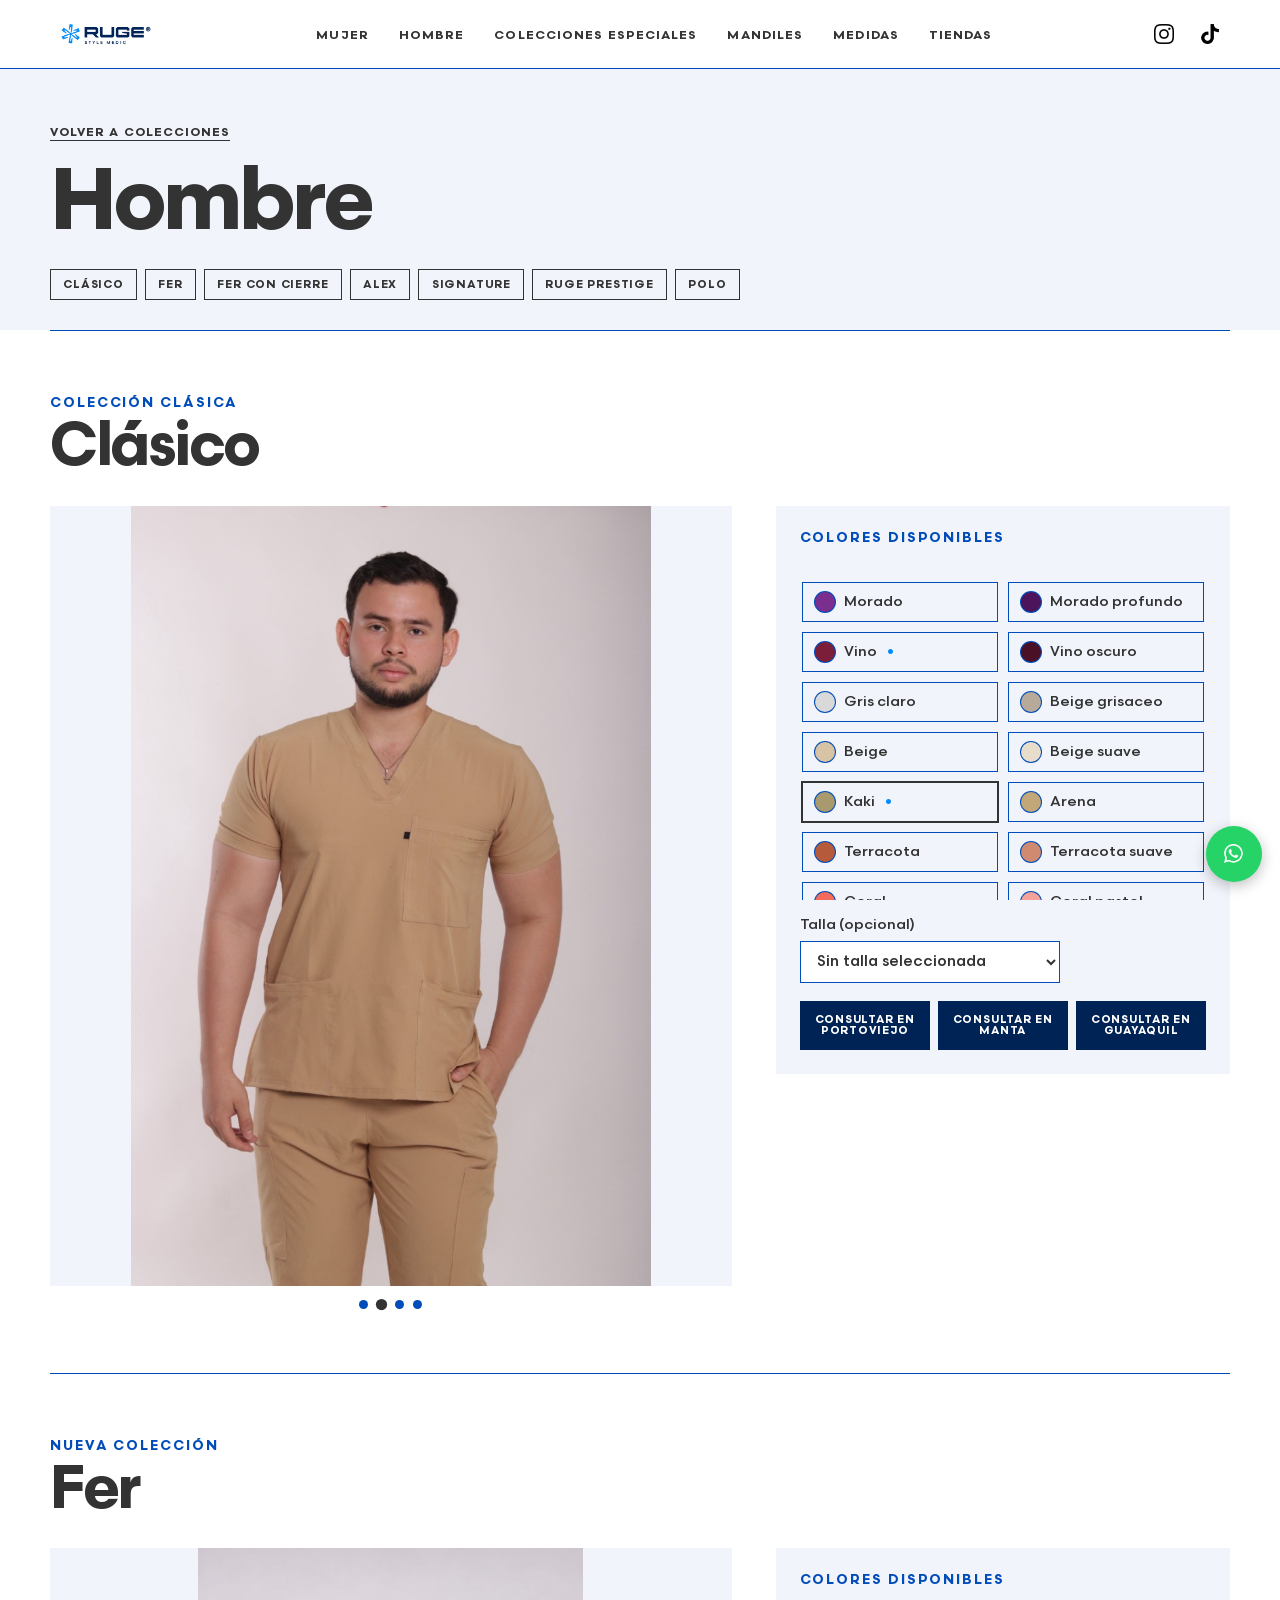
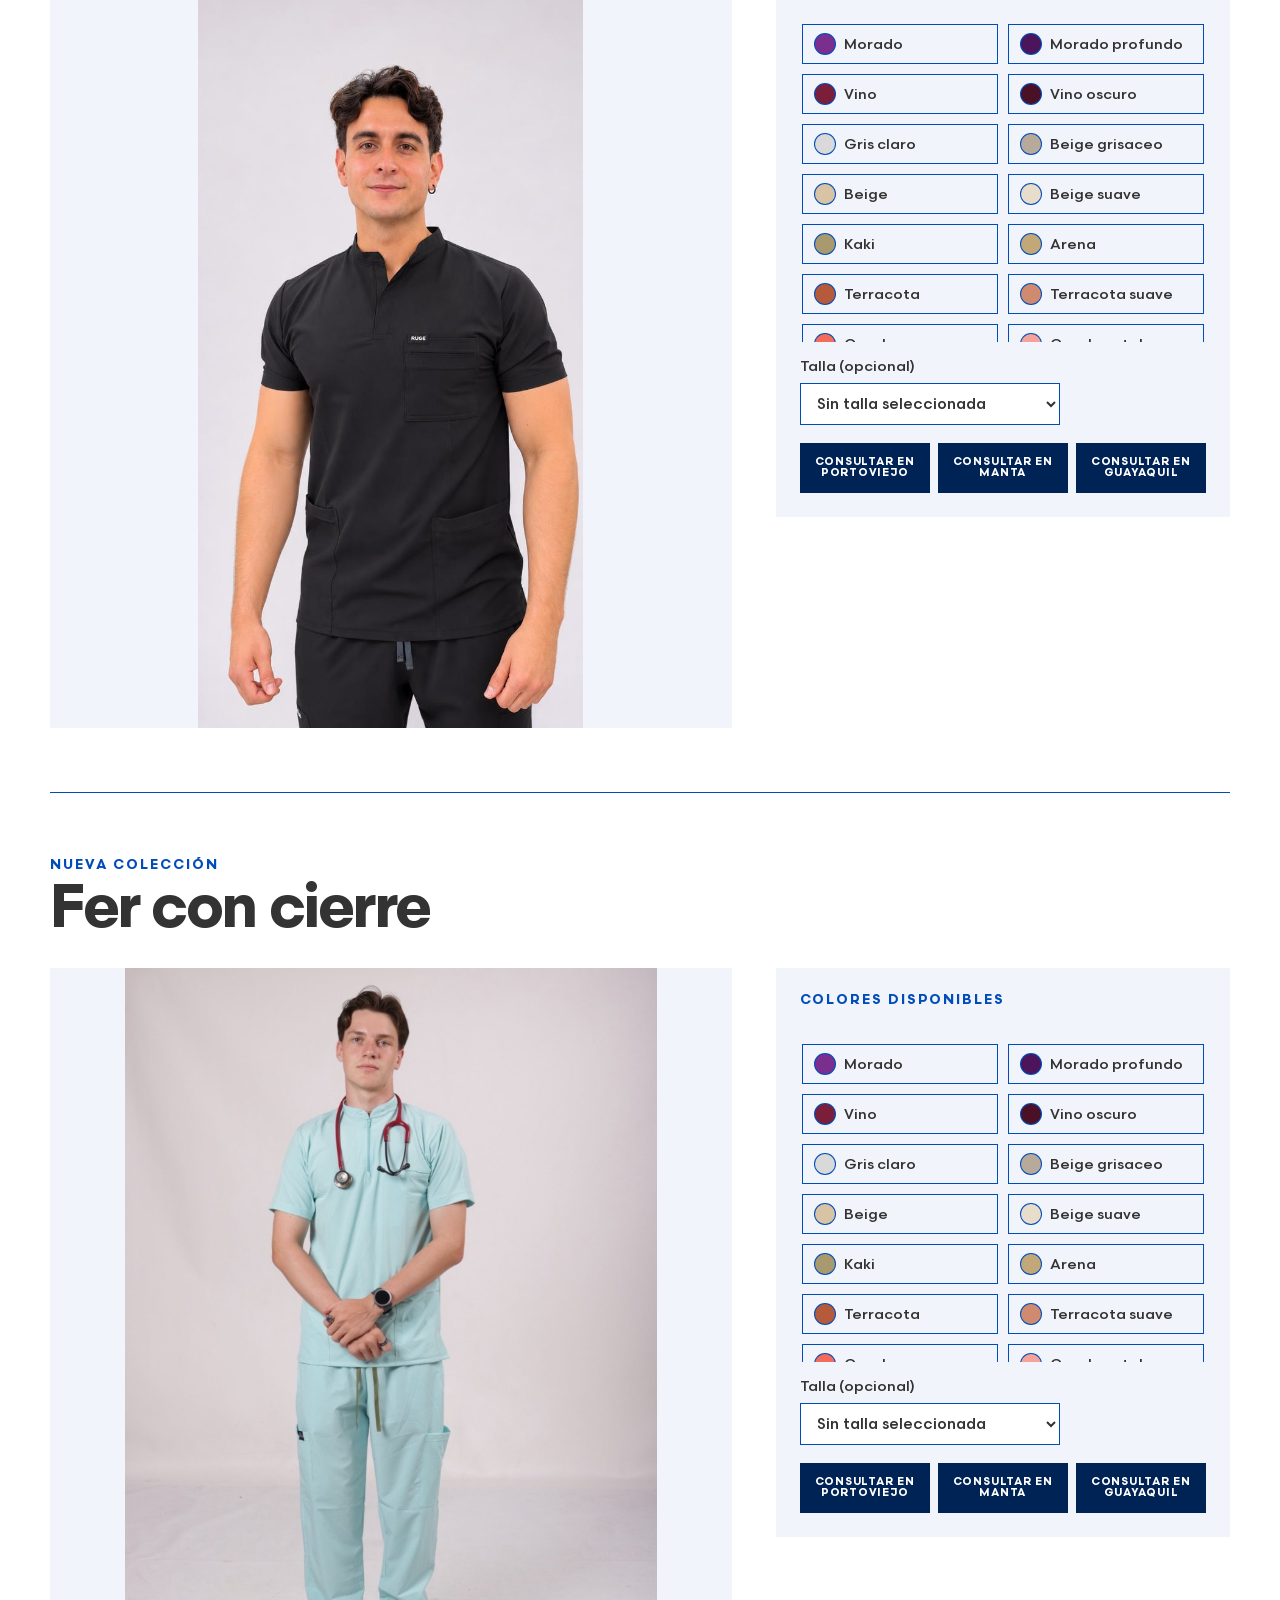
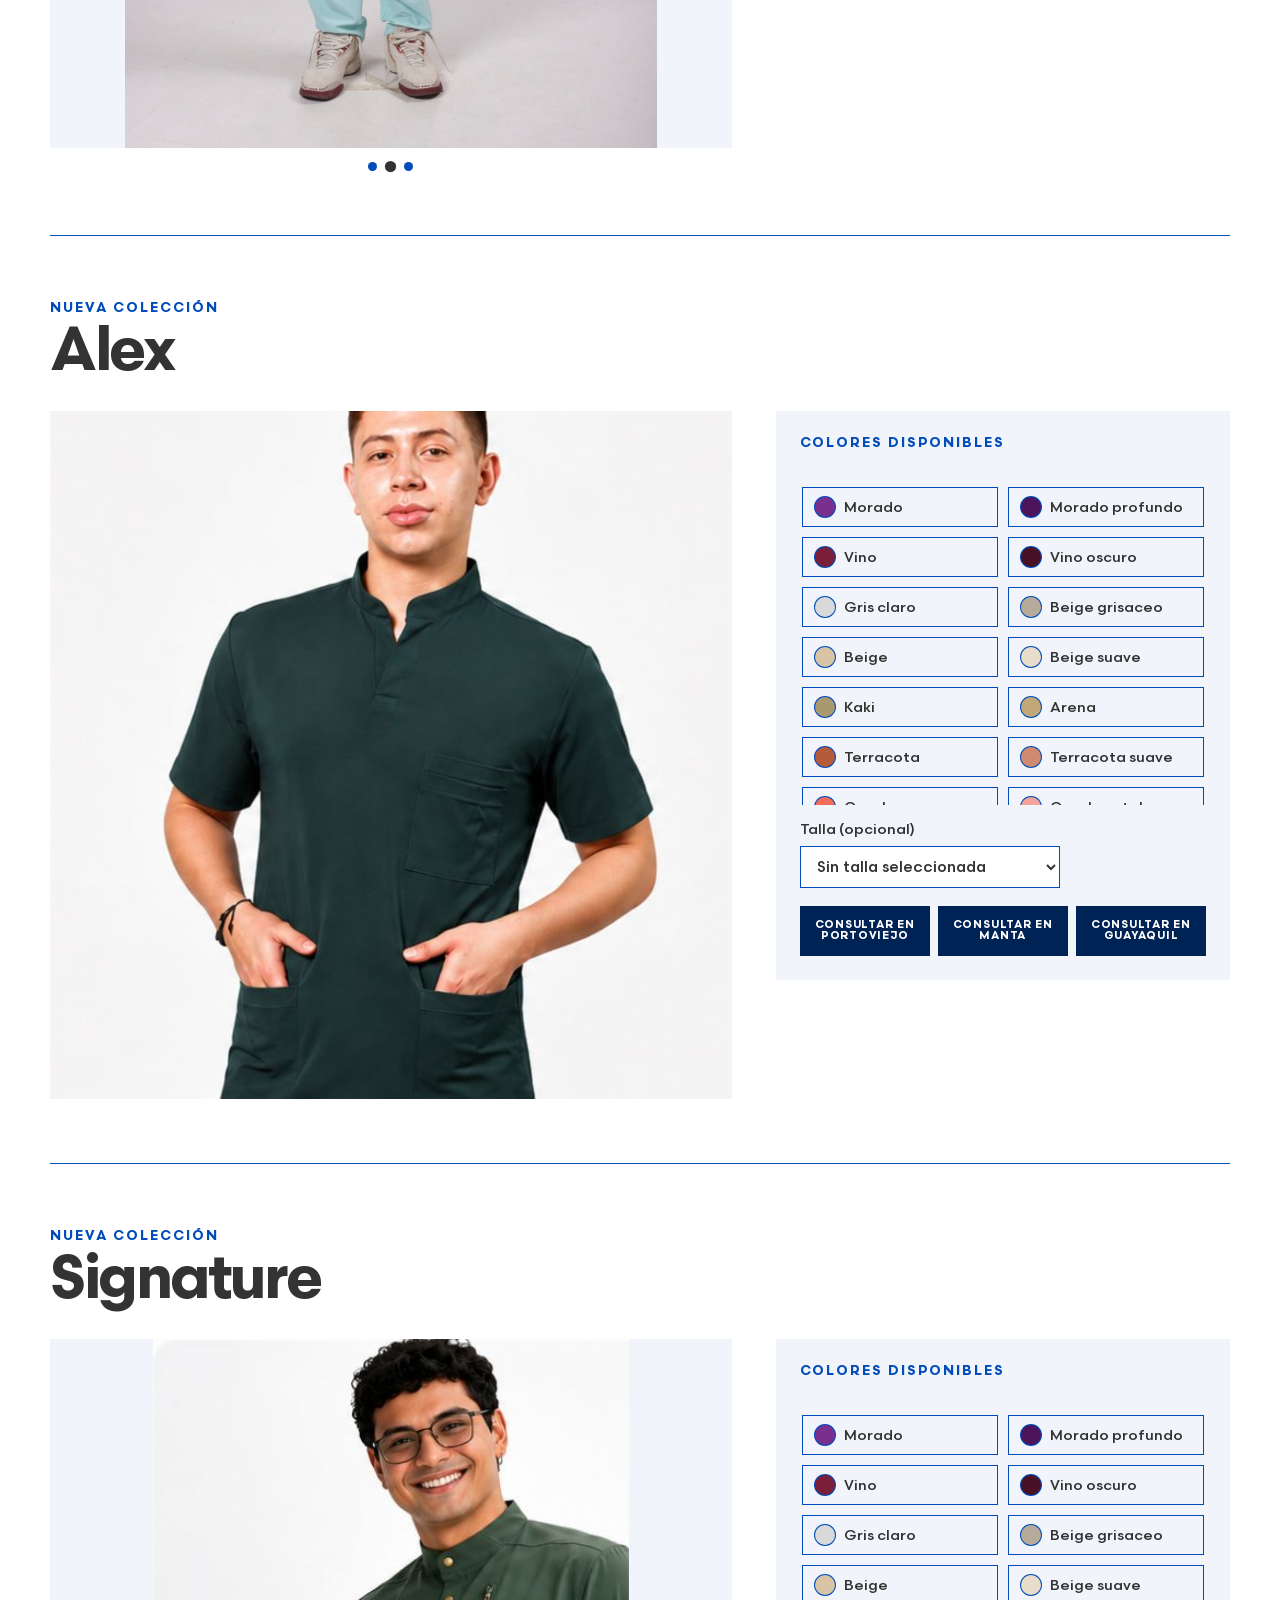
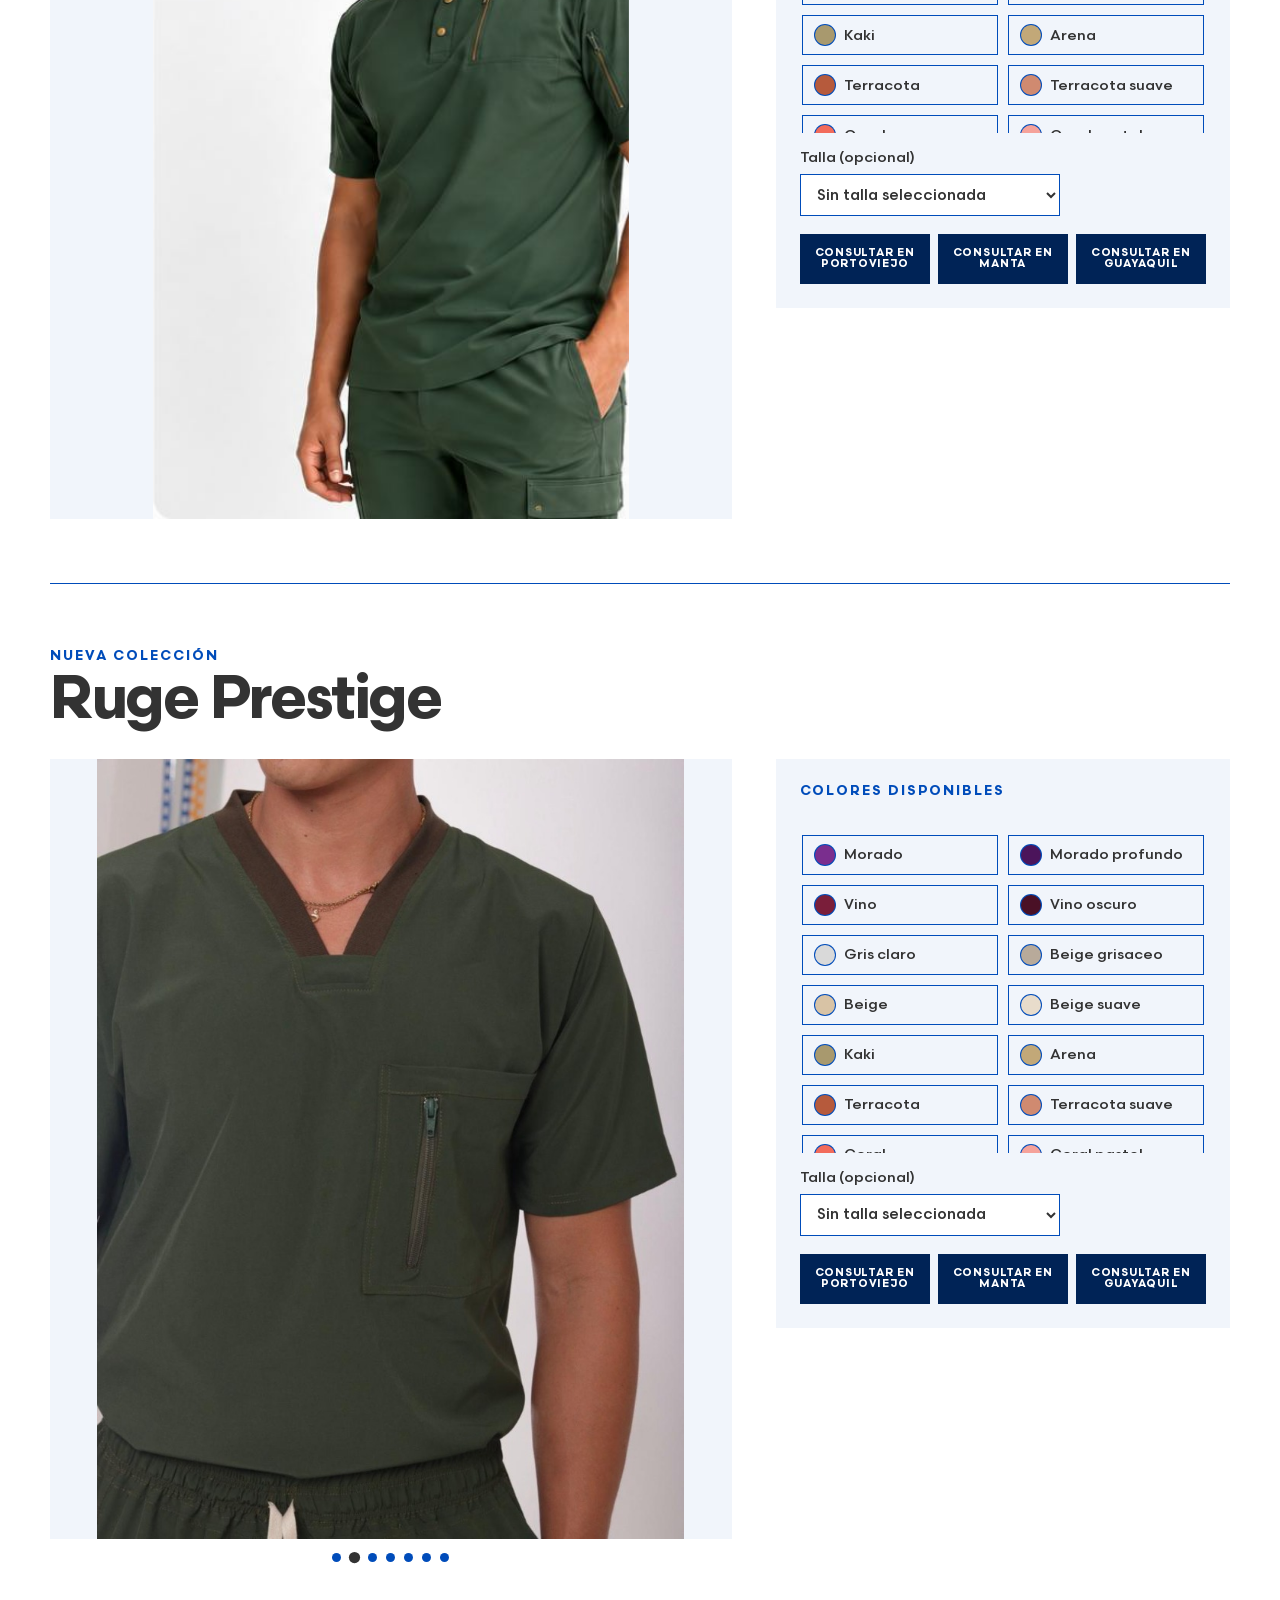
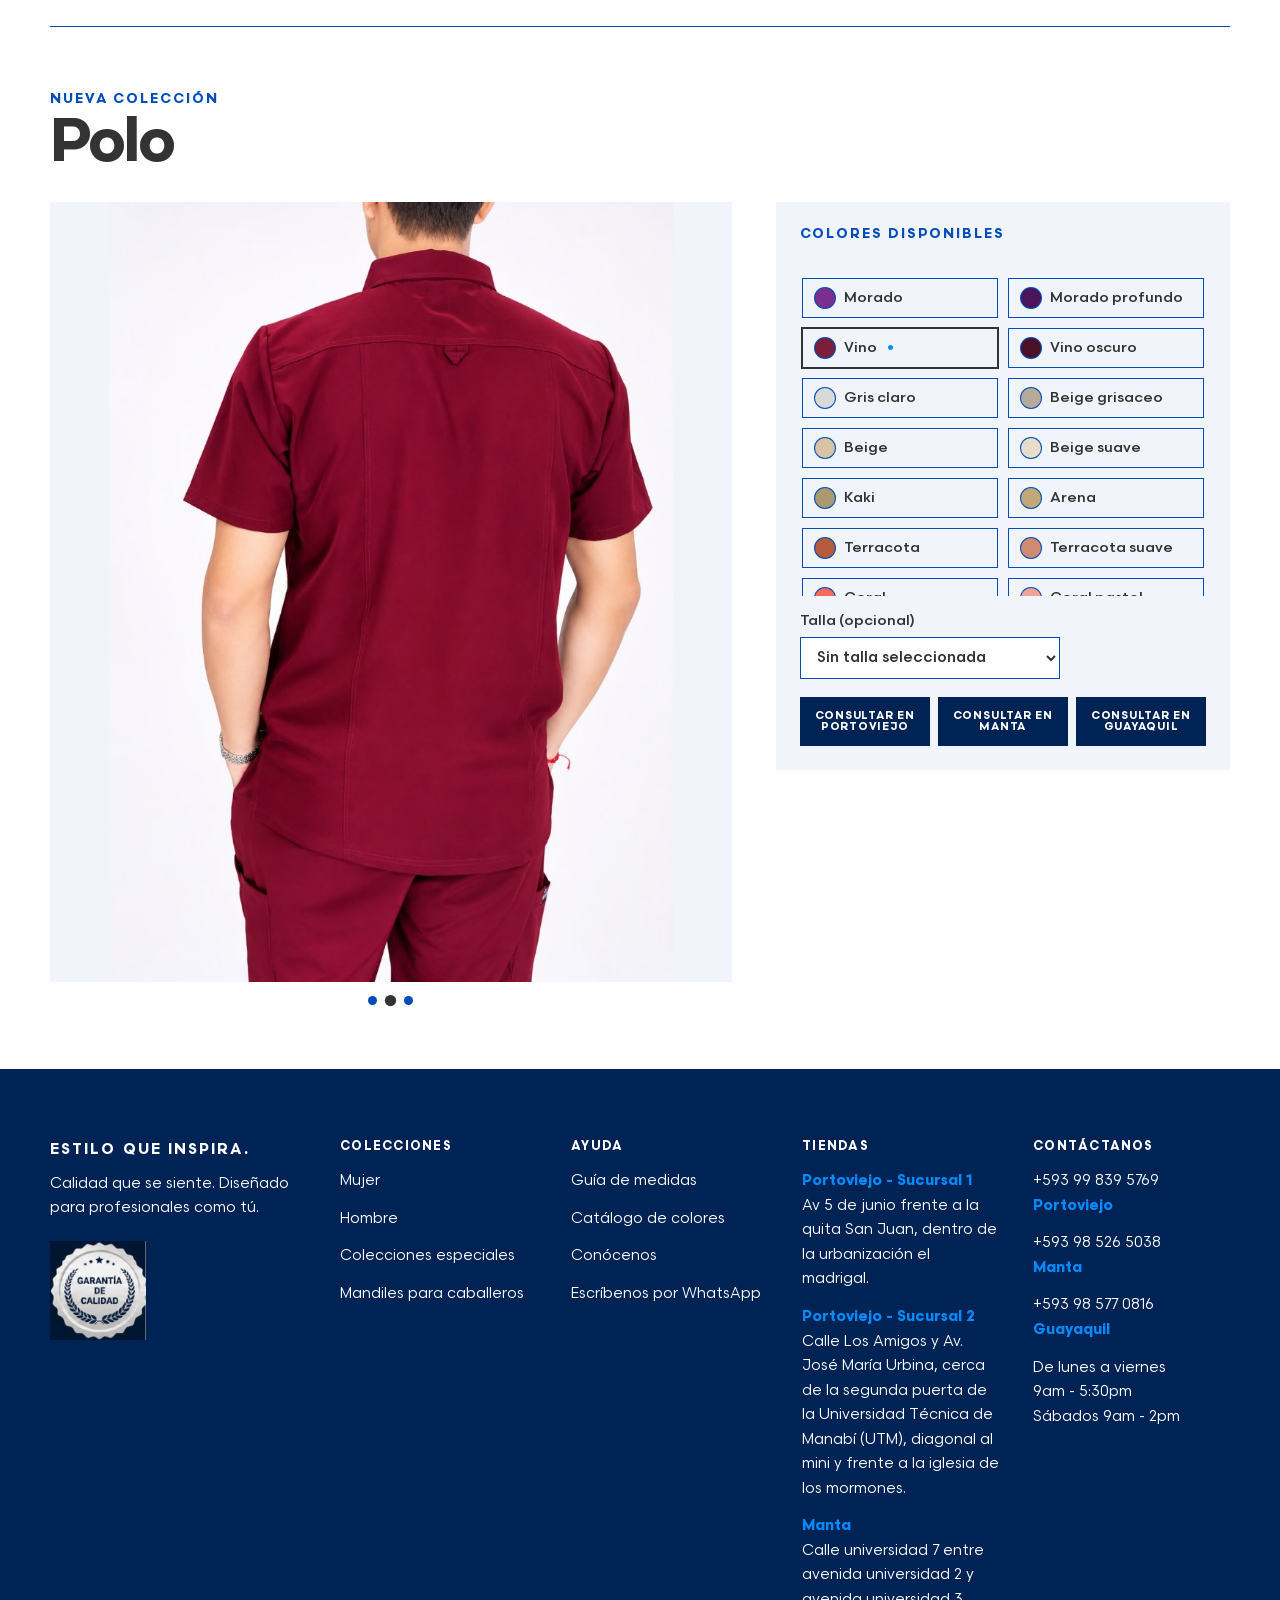
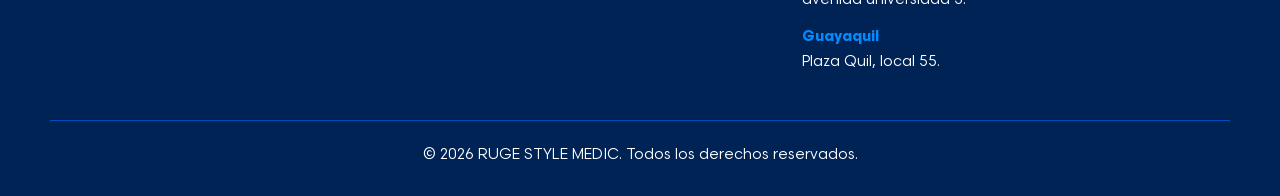
<file: hombre.html>
<!DOCTYPE html>
<html lang="es">

<head>
    <meta charset="utf-8">
    <meta name="viewport" content="width=device-width, initial-scale=1, viewport-fit=cover">
    <title>Colección Hombre | RUGE Style Medic</title>
    <meta name="description"
        content="Uniformes médicos para hombre: Clásico, Signature, Fer, Prestige, Élite, Polo y más.">
    <link rel="icon" type="image/x-icon" href="favicon.ico">
    <link rel="apple-touch-icon" href="/apple-touch-icon.png">
    <link rel="preconnect" href="https://fonts.googleapis.com">
    <link rel="preconnect" href="https://fonts.gstatic.com" crossorigin>
    <link href="https://fonts.googleapis.com/css2?family=Hanken+Grotesk:wght@400;500;600;700;800&display=swap"
        rel="stylesheet">
    <link rel="stylesheet" href="css/styles.css">
</head>

<body>
    <a class="skip" href="#main">Saltar al contenido</a>
    <header>
        <div class="wrap nav">
            <a href="index.html" aria-label="RUGE Style Medic, inicio"><img src="img/logo.png" alt="RUGE Style Medic"
                    width="165" height="44"></a>
            <ul id="menu">
                <li><a href="mujer.html">Mujer</a></li>
                <li><a href="hombre.html">Hombre</a></li>
                <li><a href="especiales.html">Colecciones especiales</a></li>
                <li><a href="index.html#mandiles">Mandiles</a></li>
                <li><a href="guia.html">Medidas</a></li>
                <li><a href="index.html#tiendas">Tiendas</a></li>
            </ul>
            <div class="hd-ic">
                <a href="https://www.instagram.com/rugestylemedicec/" target="_blank" rel="noopener"
                    aria-label="Instagram" title="Instagram"><img src="img/instagram-icon.png" alt="Instagram"
                        width="20" height="20"></a>
                <a href="https://www.tiktok.com/@rugestylemedic" target="_blank" rel="noopener" aria-label="TikTok"
                    title="TikTok"><img src="img/tiktok-icon.png" alt="TikTok" width="20" height="20"></a>
            </div>
            <button class="burger" aria-expanded="false" aria-controls="menu">Menú</button>
        </div>
    </header>
    <main id="main">
        <section id="view-hombre">
            <div class="hm-h">
                <div class="wrap"><a class="back" href="index.html#colecciones">Volver a colecciones</a>
                    <h1 tabindex="-1">Hombre</h1>
                    <nav class="hm-n" aria-label="Modelos para hombre">
                        <button type="button" data-go="h-1">Clásico</button>
                        <button type="button" data-go="h-10">Fer</button>
                        <button type="button" data-go="h-3">Fer con cierre</button>
                        <button type="button" data-go="h-4">Alex</button>
                        <button type="button" data-go="h-2">Signature</button>
                        <button type="button" data-go="h-5">Ruge Prestige</button>
                        <button type="button" data-go="h-11">Polo</button>
                    </nav>
                </div>
            </div>
            <div class="wrap">
                <section class="mj-s" id="h-1">
                    <div class="mj-h">
                        <p class="kk">Colección clásica</p>
                        <h2>Clásico</h2>
                    </div>
                    <div class="product-gallery" data-photo-gallery data-gallery-name="Clásico"
                        data-gallery-color="Kaki" data-gallery-audience="hombre"
                        data-photo-slides="img/clasico-kaki-1.jpeg|img/clasico-kaki-2.jpeg|img/clasico-kaki-3.jpeg|img/clasico-kaki-4.jpeg">
                        <div class="product-photo">
                            <img data-photo-image src="img/clasico-kaki-1.jpeg" alt="Clásico kaki para hombre"
                                loading="lazy">
                            <div class="product-dots" role="group" aria-label="Fotos de Clásico">
                                <button class="product-dot is-active" type="button" data-photo-dot
                                    aria-label="Mostrar foto 1 de 4" aria-pressed="true"></button>
                                <button class="product-dot" type="button" data-photo-dot
                                    aria-label="Mostrar foto 2 de 4" aria-pressed="false"></button>
                                <button class="product-dot" type="button" data-photo-dot
                                    aria-label="Mostrar foto 3 de 4" aria-pressed="false"></button>
                                <button class="product-dot" type="button" data-photo-dot
                                    aria-label="Mostrar foto 4 de 4" aria-pressed="false"></button>
                            </div>
                        </div>
                        <div class="product-options">
                            <p class="kk">Colores disponibles</p>
                            <div class="mj-colors" data-color-selector role="group" aria-label="Color de Clásico">
                                <button type="button" data-gallery-color-option data-color="Kaki"
                                    data-photo-slides="img/clasico-kaki-1.jpeg|img/clasico-kaki-2.jpeg|img/clasico-kaki-3.jpeg|img/clasico-kaki-4.jpeg"
                                    style="--swatch-color:#b69a72" aria-pressed="true">
                                    <span aria-hidden="true"></span>Kaki
                                </button>
                                <button type="button" data-gallery-color-option data-color="Vino"
                                    data-photo-slides="img/clasico-vino-1.jpeg|img/clasico-vino-2.jpeg|img/clasico-vino-3.jpeg"
                                    style="--swatch-color:#7a1f32" aria-pressed="false">
                                    <span aria-hidden="true"></span>Vino
                                </button>
                            </div>
                            <label class="size-selector">
                                <span>Talla (opcional)</span>
                                <select data-size-select>
                                    <option value="">Sin talla seleccionada</option>
                                    <option value="S">S</option>
                                    <option value="M">M</option>
                                    <option value="L">L</option>
                                    <option value="XL">XL</option>
                                    <option value="XXL">XXL</option>
                                </select>
                            </label>
                            <a class="btn" data-gallery-contact
                                href="https://wa.me/593992301635?text=Hola%20RUGE%2C%20quiero%20consultar%20la%20colecci%C3%B3n%20Cl%C3%A1sico%20en%20color%20Kaki%20para%20hombre"
                                target="_blank" rel="noopener">Consultar por WhatsApp</a>
                        </div>
                    </div>
                </section>
                <section class="mj-s" id="h-10">
                    <div class="mj-h">
                        <p class="kk">Nueva colección</p>
                        <h2>Fer</h2>
                    </div>
                    <div class="product-gallery" data-photo-gallery data-gallery-name="Fer" data-gallery-color="Negro"
                        data-gallery-audience="hombre" data-photo-slides="img/fer-negro-1.jpeg">
                        <div class="product-photo">
                            <img data-photo-image src="img/fer-negro-1.jpeg" alt="Fer color Negro para hombre"
                                loading="lazy">
                            <div class="product-dots" role="group" aria-label="Fotos de Fer">
                                <button class="product-dot is-active" type="button" data-photo-dot
                                    aria-label="Mostrar foto 1 de 1" aria-pressed="true"></button>
                            </div>
                        </div>
                        <div class="product-options">
                            <p class="kk">Colores disponibles</p>
                            <div class="mj-colors" data-color-selector role="group" aria-label="Color de Fer">
                                <button type="button" data-gallery-color-option data-color="Negro"
                                    style="--swatch-color:#171717" aria-pressed="true">
                                    <span aria-hidden="true"></span>Negro
                                </button>
                                <button type="button" data-gallery-color-option data-color="Azul royal"
                                    data-photo-slides="img/hombre-uniforme-scrub-fer-para-hombre.jpg"
                                    style="--swatch-color:#4169e1" aria-pressed="false">
                                    <span aria-hidden="true"></span>Azul royal
                                </button>
                            </div>
                            <label class="size-selector">
                                <span>Talla (opcional)</span>
                                <select data-size-select>
                                    <option value="">Sin talla seleccionada</option>
                                    <option value="S">S</option>
                                    <option value="M">M</option>
                                    <option value="L">L</option>
                                    <option value="XL">XL</option>
                                    <option value="XXL">XXL</option>
                                </select>
                            </label>
                            <a class="btn" data-gallery-contact
                                href="https://wa.me/593992301635?text=Hola%2C%20me%20interesa%20el%20modelo%20Fer%20en%20color%20Negro%20para%20hombre"
                                target="_blank" rel="noopener">Consultar por WhatsApp</a>
                        </div>
                    </div>
                </section>
                <section class="mj-s" id="h-3">
                    <div class="mj-h">
                        <p class="kk">Nueva colección</p>
                        <h2>Fer con cierre</h2>
                    </div>
                    <div class="product-gallery" data-photo-gallery data-gallery-name="Fer con cierre"
                        data-gallery-color="Celeste menta" data-gallery-audience="hombre"
                        data-photo-slides="img/fer-cierre-celeste-menta-1.jpeg|img/fer-cierre-celeste-menta-2.jpeg|img/fer-cierre-celeste-menta-3.jpeg">
                        <div class="product-photo">
                            <img data-photo-image src="img/fer-cierre-celeste-menta-1.jpeg"
                                alt="Fer con cierre color Celeste menta, foto 1 de 3" loading="lazy">
                            <div class="product-dots" role="group" aria-label="Fotos de Fer con cierre">
                                <button class="product-dot is-active" type="button" data-photo-dot
                                    aria-label="Mostrar foto 1 de 3" aria-pressed="true"></button>
                                <button class="product-dot" type="button" data-photo-dot
                                    aria-label="Mostrar foto 2 de 3" aria-pressed="false"></button>
                                <button class="product-dot" type="button" data-photo-dot
                                    aria-label="Mostrar foto 3 de 3" aria-pressed="false"></button>
                            </div>
                        </div>
                        <div class="product-options">
                            <p class="kk">Colores disponibles</p>
                            <div class="mj-colors" data-color-selector role="group"
                                aria-label="Color de Fer con cierre">
                                <button type="button" data-gallery-color-option data-color="Celeste menta"
                                    data-photo-slides="img/fer-cierre-celeste-menta-1.jpeg|img/fer-cierre-celeste-menta-2.jpeg|img/fer-cierre-celeste-menta-3.jpeg"
                                    style="--swatch-color:#a5dde0" aria-pressed="true">
                                    <span aria-hidden="true"></span>Celeste menta
                                </button>
                            </div>
                            <label class="size-selector">
                                <span>Talla (opcional)</span>
                                <select data-size-select>
                                    <option value="">Sin talla seleccionada</option>
                                    <option value="S">S</option>
                                    <option value="M">M</option>
                                    <option value="L">L</option>
                                    <option value="XL">XL</option>
                                    <option value="XXL">XXL</option>
                                </select>
                            </label>
                            <a class="btn" data-gallery-contact
                                href="https://wa.me/593992301635?text=Hola%2C%20me%20interesa%20el%20modelo%20Fer%20con%20cierre%20en%20color%20Celeste%20menta%20para%20hombre"
                                target="_blank" rel="noopener">Consultar por WhatsApp</a>
                        </div>
                    </div>
                </section>
                <section class="mj-s" id="h-4">
                    <div class="mj-h">
                        <p class="kk">Nueva colección</p>
                        <h2>Alex</h2>
                    </div>
                    <div class="product-gallery" data-photo-gallery data-gallery-name="Alex" data-gallery-color="Negro"
                        data-gallery-audience="hombre"
                        data-photo-slides="img/hombre-uniforme-scrub-alex-para-hombre.jpg">
                        <div class="product-photo">
                            <img data-photo-image src="img/hombre-uniforme-scrub-alex-para-hombre.jpg"
                                alt="Alex para hombre" loading="lazy">
                            <div class="product-dots" role="group" aria-label="Fotos de Alex">
                                <button class="product-dot is-active" type="button" data-photo-dot
                                    aria-label="Mostrar foto 1 de 1" aria-pressed="true"></button>
                            </div>
                        </div>
                        <div class="product-options">
                            <p class="kk">Colores disponibles</p>
                            <div class="mj-colors" data-color-selector role="group" aria-label="Color de Alex">
                                <button type="button" data-gallery-color-option data-color="Negro"
                                    style="--swatch-color:#000" aria-pressed="true">
                                    <span aria-hidden="true"></span>Negro
                                </button>
                            </div>
                            <label class="size-selector">
                                <span>Talla (opcional)</span>
                                <select data-size-select>
                                    <option value="">Sin talla seleccionada</option>
                                    <option value="S">S</option>
                                    <option value="M">M</option>
                                    <option value="L">L</option>
                                    <option value="XL">XL</option>
                                    <option value="XXL">XXL</option>
                                </select>
                            </label>
                            <a class="btn" data-gallery-contact
                                href="https://wa.me/593992301635?text=Hola%2C%20me%20interesa%20el%20modelo%20Alex%20para%20hombre"
                                target="_blank" rel="noopener">Consultar por WhatsApp</a>
                        </div>
                    </div>
                </section>
                <section class="mj-s" id="h-2">
                    <div class="mj-h">
                        <p class="kk">Nueva colección</p>
                        <h2>Signature</h2>
                    </div>
                    <div class="product-gallery" data-photo-gallery data-gallery-name="Signature"
                        data-gallery-color="Negro" data-gallery-audience="hombre"
                        data-photo-slides="img/hombre-uniforme-scrub-signature-para-hombre.jpg">
                        <div class="product-photo">
                            <img data-photo-image src="img/hombre-uniforme-scrub-signature-para-hombre.jpg"
                                alt="Signature para hombre" loading="lazy">
                            <div class="product-dots" role="group" aria-label="Fotos de Signature">
                                <button class="product-dot is-active" type="button" data-photo-dot
                                    aria-label="Mostrar foto 1 de 1" aria-pressed="true"></button>
                            </div>
                        </div>
                        <div class="product-options">
                            <p class="kk">Colores disponibles</p>
                            <div class="mj-colors" data-color-selector role="group" aria-label="Color de Signature">
                                <button type="button" data-gallery-color-option data-color="Verde militar"
                                    style="--swatch-color:#4b5631" aria-pressed="true">
                                    <span aria-hidden="true"></span>Verde militar
                                </button>
                            </div>
                            <label class="size-selector">
                                <span>Talla (opcional)</span>
                                <select data-size-select>
                                    <option value="">Sin talla seleccionada</option>
                                    <option value="S">S</option>
                                    <option value="M">M</option>
                                    <option value="L">L</option>
                                    <option value="XL">XL</option>
                                    <option value="XXL">XXL</option>
                                </select>
                            </label>
                            <a class="btn" data-gallery-contact
                                href="https://wa.me/593992301635?text=Hola%2C%20me%20interesa%20el%20modelo%20Signature%20para%20hombre"
                                target="_blank" rel="noopener">Consultar por WhatsApp</a>
                        </div>
                    </div>
                </section>
                <section class="mj-s" id="h-5">
                    <div class="mj-h">
                        <p class="kk">Nueva colección</p>
                        <h2>Ruge Prestige</h2>
                    </div>
                    <div class="product-gallery" data-photo-gallery data-gallery-name="Ruge Prestige"
                        data-gallery-color="Verde militar" data-gallery-audience="hombre"
                        data-photo-slides="img/prestige-verde-militar-1.jpeg|img/prestige-verde-militar-2.jpeg|img/prestige-verde-militar-3.jpeg|img/prestige-verde-militar-4.jpeg|img/prestige-verde-militar-5.jpeg|img/prestige-verde-militar-6.jpeg|img/prestige-verde-militar-7.jpeg">
                        <div class="product-photo">
                            <img data-photo-image src="img/prestige-verde-militar-1.jpeg"
                                alt="Ruge Prestige color Verde militar, foto 1 de 7" loading="lazy">
                            <div class="product-dots" role="group" aria-label="Fotos de Ruge Prestige">
                                <button class="product-dot is-active" type="button" data-photo-dot
                                    aria-label="Mostrar foto 1 de 7" aria-pressed="true"></button>
                                <button class="product-dot" type="button" data-photo-dot
                                    aria-label="Mostrar foto 2 de 7" aria-pressed="false"></button>
                                <button class="product-dot" type="button" data-photo-dot
                                    aria-label="Mostrar foto 3 de 7" aria-pressed="false"></button>
                                <button class="product-dot" type="button" data-photo-dot
                                    aria-label="Mostrar foto 4 de 7" aria-pressed="false"></button>
                                <button class="product-dot" type="button" data-photo-dot
                                    aria-label="Mostrar foto 5 de 7" aria-pressed="false"></button>
                                <button class="product-dot" type="button" data-photo-dot
                                    aria-label="Mostrar foto 6 de 7" aria-pressed="false"></button>
                                <button class="product-dot" type="button" data-photo-dot
                                    aria-label="Mostrar foto 7 de 7" aria-pressed="false"></button>
                            </div>
                        </div>
                        <div class="product-options">
                            <p class="kk">Colores disponibles</p>
                            <div class="mj-colors" data-color-selector role="group" aria-label="Color de Ruge Prestige">
                                <button type="button" data-gallery-color-option data-color="Verde militar"
                                    data-photo-slides="img/prestige-verde-militar-1.jpeg|img/prestige-verde-militar-2.jpeg|img/prestige-verde-militar-3.jpeg|img/prestige-verde-militar-4.jpeg|img/prestige-verde-militar-5.jpeg|img/prestige-verde-militar-6.jpeg|img/prestige-verde-militar-7.jpeg"
                                    style="--swatch-color:#4d5b3d" aria-pressed="true">
                                    <span aria-hidden="true"></span>Verde militar
                                </button>
                            </div>
                            <label class="size-selector">
                                <span>Talla (opcional)</span>
                                <select data-size-select>
                                    <option value="">Sin talla seleccionada</option>
                                    <option value="S">S</option>
                                    <option value="M">M</option>
                                    <option value="L">L</option>
                                    <option value="XL">XL</option>
                                    <option value="XXL">XXL</option>
                                </select>
                            </label>
                            <a class="btn" data-gallery-contact
                                href="https://wa.me/593992301635?text=Hola%2C%20me%20interesa%20el%20modelo%20Ruge%20Prestige%20en%20color%20Verde%20militar%20para%20hombre"
                                target="_blank" rel="noopener">Consultar por WhatsApp</a>
                        </div>
                    </div>
                </section>
                <section class="mj-s" id="h-11">
                    <div class="mj-h">
                        <p class="kk">Nueva colección</p>
                        <h2>Polo</h2>
                    </div>
                    <div class="product-gallery" data-photo-gallery data-gallery-name="Polo" data-gallery-color="Vino"
                        data-gallery-audience="hombre"
                        data-photo-slides="img/polo-vino-1.jpeg|img/polo-vino-2.jpeg|img/polo-vino-3.jpeg">
                        <div class="product-photo">
                            <img data-photo-image src="img/polo-vino-1.jpeg"
                                alt="Polo color Vino para hombre, foto 1 de 3" loading="lazy">
                            <div class="product-dots" role="group" aria-label="Fotos de Polo">
                                <button class="product-dot is-active" type="button" data-photo-dot
                                    aria-label="Mostrar foto 1 de 3" aria-pressed="true"></button>
                                <button class="product-dot" type="button" data-photo-dot
                                    aria-label="Mostrar foto 2 de 3" aria-pressed="false"></button>
                                <button class="product-dot" type="button" data-photo-dot
                                    aria-label="Mostrar foto 3 de 3" aria-pressed="false"></button>
                            </div>
                        </div>
                        <div class="product-options">
                            <p class="kk">Colores disponibles</p>
                            <div class="mj-colors" data-color-selector role="group" aria-label="Color de Polo">
                                <button type="button" data-gallery-color-option data-color="Vino"
                                    data-photo-slides="img/polo-vino-1.jpeg|img/polo-vino-2.jpeg|img/polo-vino-3.jpeg"
                                    style="--swatch-color:#7a1f32" aria-pressed="true">
                                    <span aria-hidden="true"></span>Vino
                                </button>
                            </div>
                            <label class="size-selector">
                                <span>Talla (opcional)</span>
                                <select data-size-select>
                                    <option value="">Sin talla seleccionada</option>
                                    <option value="S">S</option>
                                    <option value="M">M</option>
                                    <option value="L">L</option>
                                    <option value="XL">XL</option>
                                    <option value="XXL">XXL</option>
                                </select>
                            </label>
                            <a class="btn" data-gallery-contact
                                href="https://wa.me/593992301635?text=Hola%2C%20me%20interesa%20el%20modelo%20Polo%20en%20color%20Vino%20para%20hombre"
                                target="_blank" rel="noopener">Consultar por WhatsApp</a>
                        </div>
                    </div>
                </section>
            </div>
        </section>
    </main>
    <footer class="ft" id="contacto">
        <div class="wrap">
            <div class="ft-g">
                <div>
                    <p class="ft-big">Estilo que inspira.</p>
                    <p class="ft-sub">Calidad que se siente. Diseñado para profesionales como tú.</p>
                    <img class="seal" src="img/sello-garantia.png" alt="Sello de garantía de calidad" loading="lazy">
                </div>
                <div>
                    <h3>Colecciones</h3>
                    <ul>
                        <li><a href="mujer.html">Mujer</a></li>
                        <li><a href="hombre.html">Hombre</a></li>
                        <li><a href="especiales.html">Colecciones especiales</a></li>
                        <li><a href="caballeros.html">Mandiles para caballeros</a></li>
                    </ul>
                </div>
                <div>
                    <h3>Ayuda</h3>
                    <ul>
                        <li><a href="guia.html">Guía de medidas</a></li>
                        <li><a href="https://wa.me/593992301635?text=Hola%2C%20quiero%20ver%20el%20cat%C3%A1logo%20de%20colores"
                                target="_blank" rel="noopener">Catálogo de colores</a></li>
                        <li><a href="conocenos.html">Conócenos</a></li>
                        <li><a href="https://wa.me/593992301635" target="_blank" rel="noopener">Escríbenos por
                                WhatsApp</a></li>
                    </ul>
                </div>
                <div>
                    <h3>Tiendas</h3>
                    <ul>
                        <li><a href="https://maps.app.goo.gl/MaDAnab39EM5EVG19" target="_blank"
                                rel="noopener"><b>Portoviejo - Sucursal 1</b><br>Av 5 de junio frente a la quita San
                                Juan, dentro de la urbanización el madrigal.</a></li>
                        <li><a href="https://maps.app.goo.gl/fJhsJsNrGTpoDMFn6" target="_blank"
                                rel="noopener"><b>Portoviejo - Sucursal 2</b><br>Calle Los Amigos y Av. José María
                                Urbina, cerca de la segunda puerta de la Universidad Técnica de Manabí (UTM), diagonal
                                al mini y frente a la iglesia de los mormones.</a></li>
                        <li><a href="https://maps.app.goo.gl/Mx79vt6UVNzc3Ma37" target="_blank"
                                rel="noopener"><b>Manta</b><br>Calle universidad 7 entre avenida universidad 2 y avenida
                                universidad 3.</a></li>
                        <li><a href="https://maps.app.goo.gl/CXXykoomKesDBsmm6" target="_blank"
                                rel="noopener"><b>Guayaquil</b><br>Plaza Quil, local 55.</a></li>
                    </ul>
                </div>
                <div>
                    <h3>Contáctanos</h3>
                    <ul>
                        <li><a href="tel:+593998395769">+593 99 839 5769</a><br><b>Portoviejo</b></li>
                        <li><a href="tel:+593985265038">+593 98 526 5038</a><br><b>Manta</b></li>
                        <li><a href="tel:+593985770816">+593 98 577 0816</a><br><b>Guayaquil</b></li>
                        <li>De lunes a viernes<br>9am - 5:30pm<br>Sábados 9am - 2pm</li>
                    </ul>
                </div>
            </div>
            <p class="copy">© 2026 RUGE STYLE MEDIC. Todos los derechos reservados.</p>
        </div>
    </footer>
    <a class="wa" href="https://wa.me/593992301635?text=Hola%20RUGE%20Style%20Medic" target="_blank" rel="noopener"
        aria-label="Escribir por WhatsApp"><img src="img/whatsapp-blanco-icon.png" alt="WhatsApp" width="20"
            height="20"></a>
    <script src="js/app.js" defer></script>
</body>

</html>
</file>
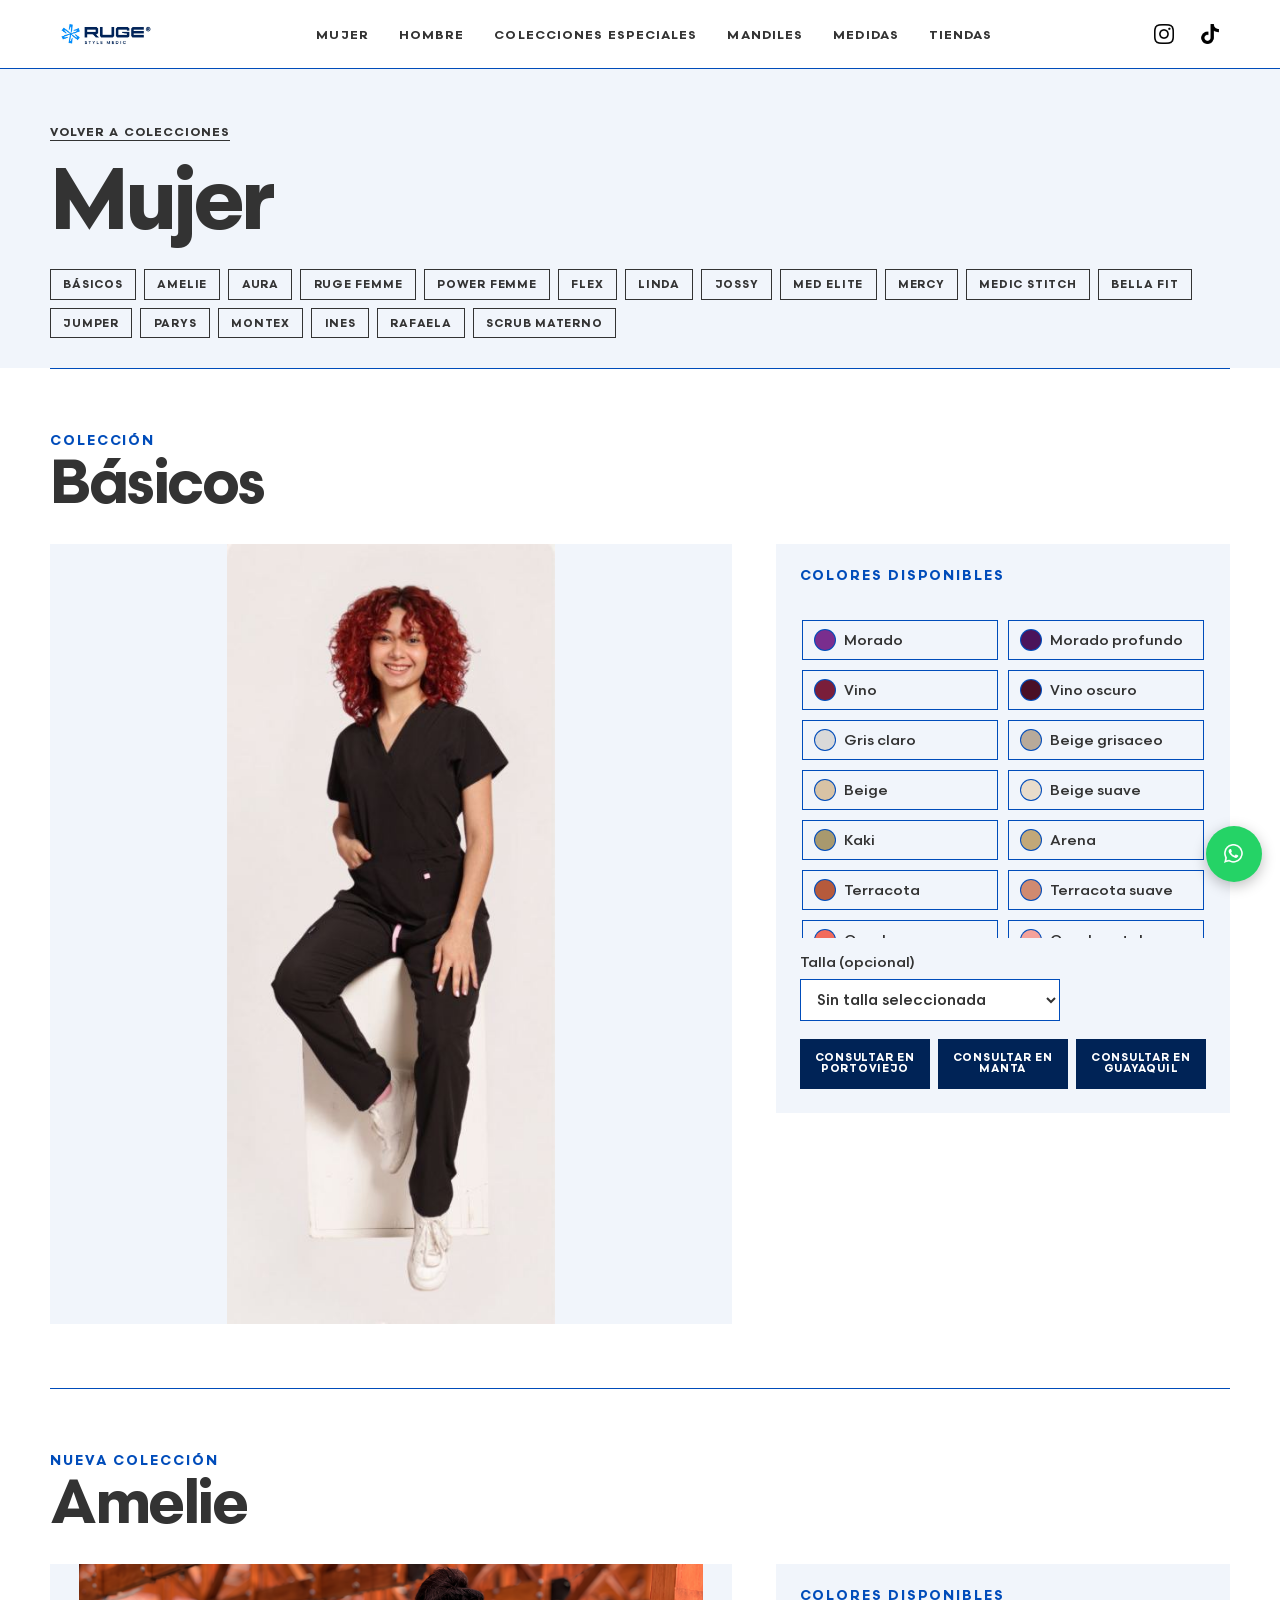
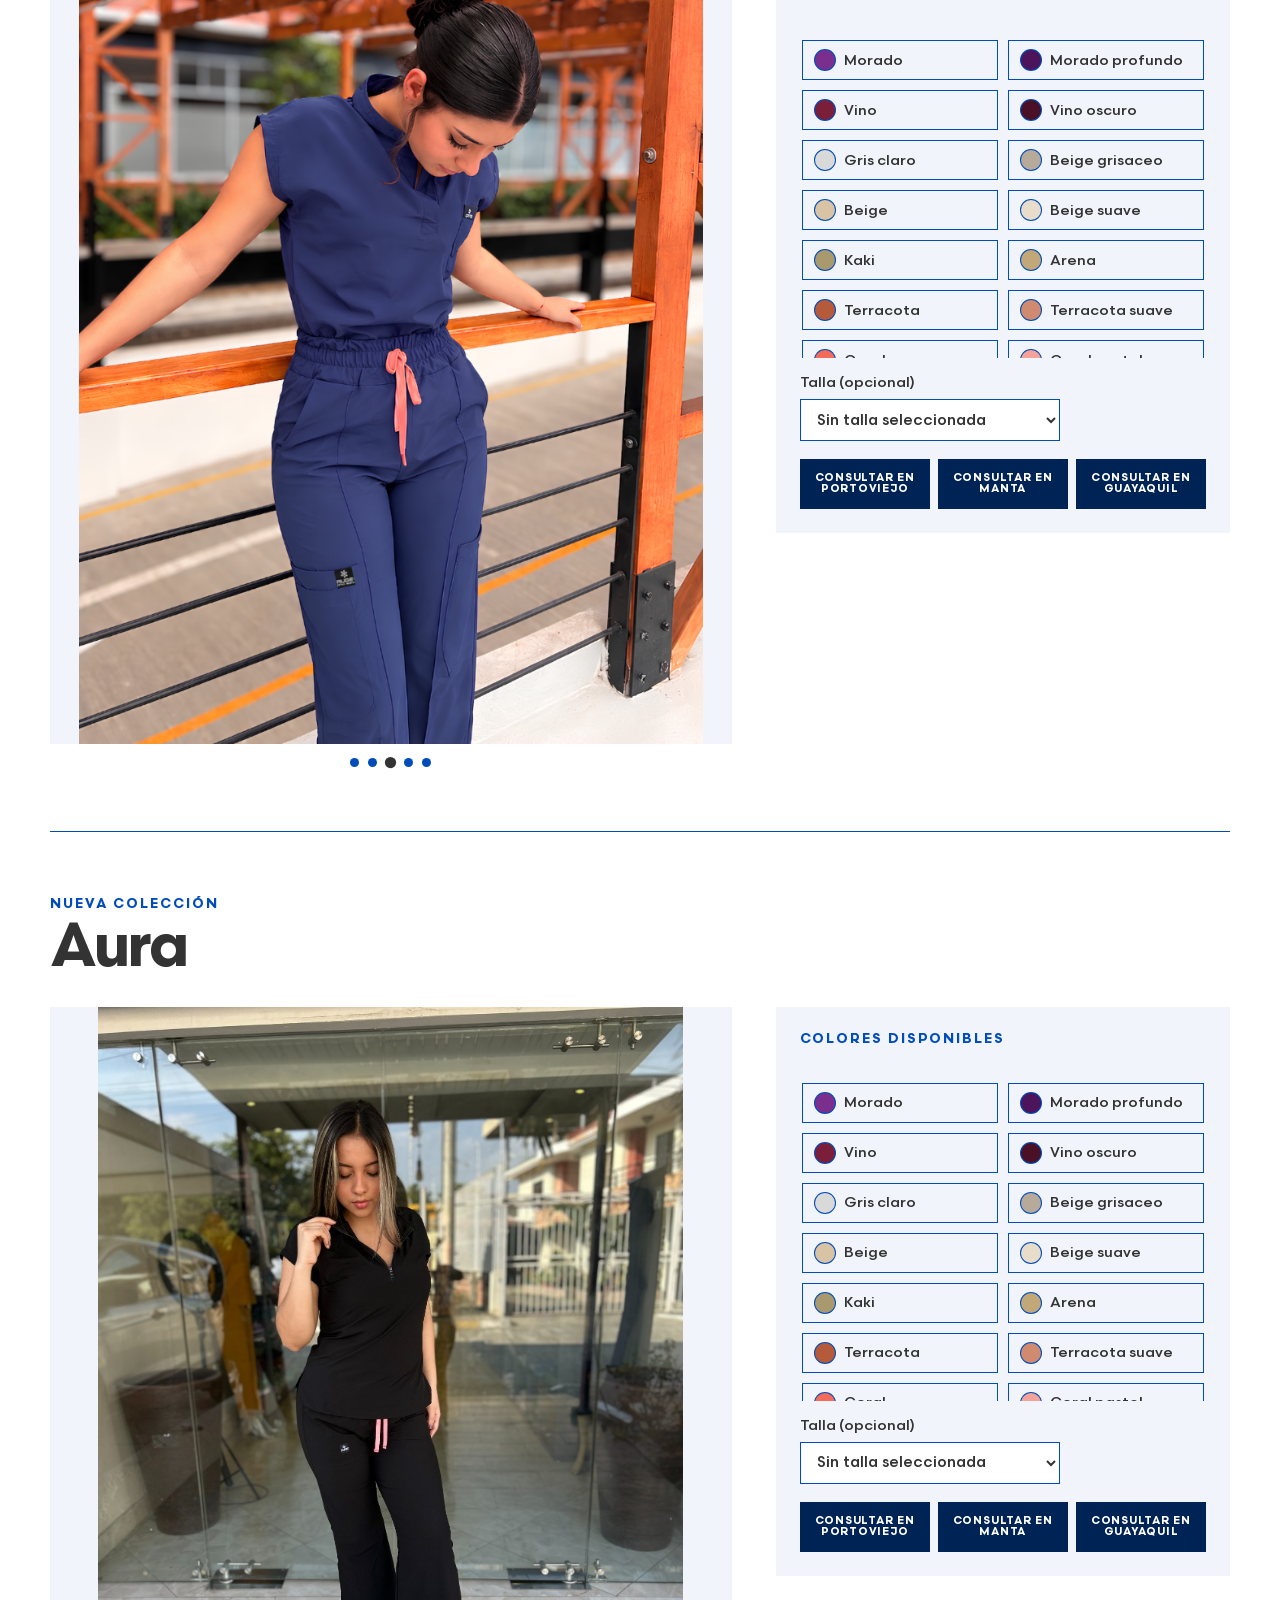
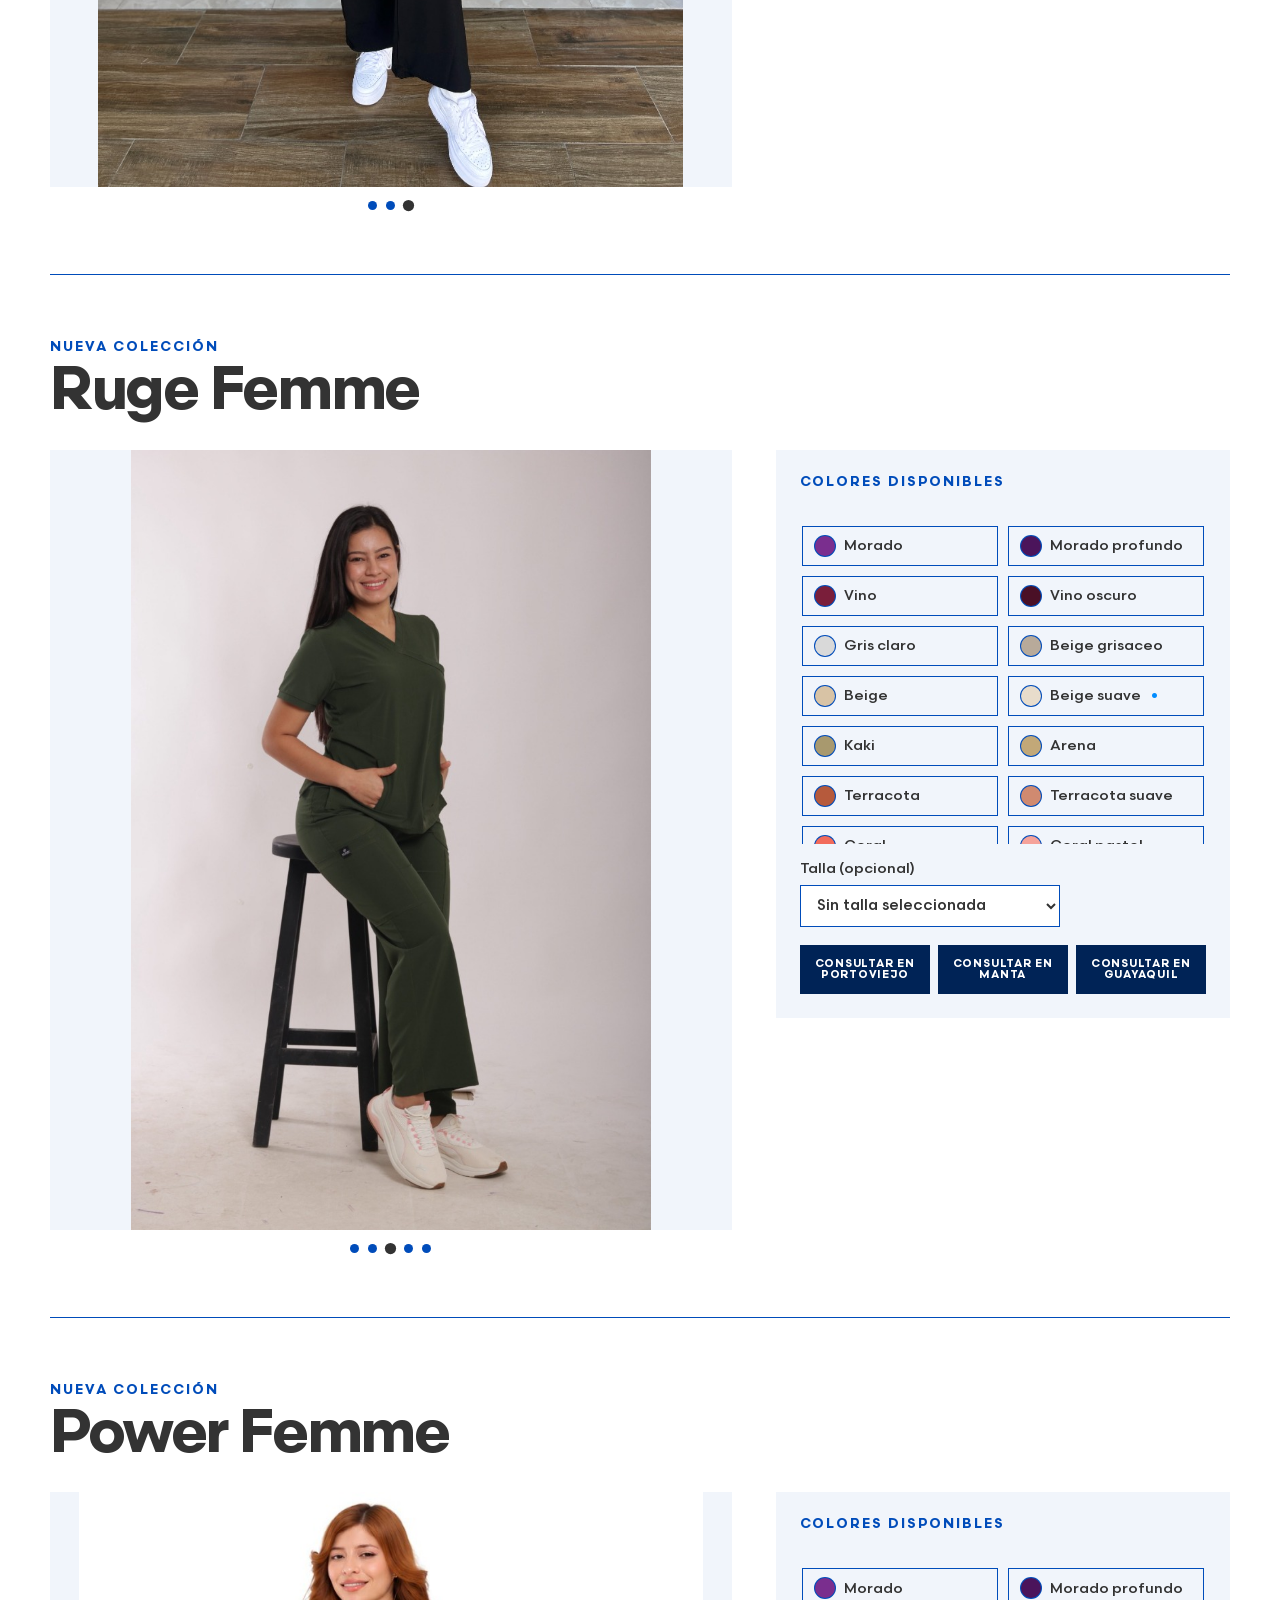
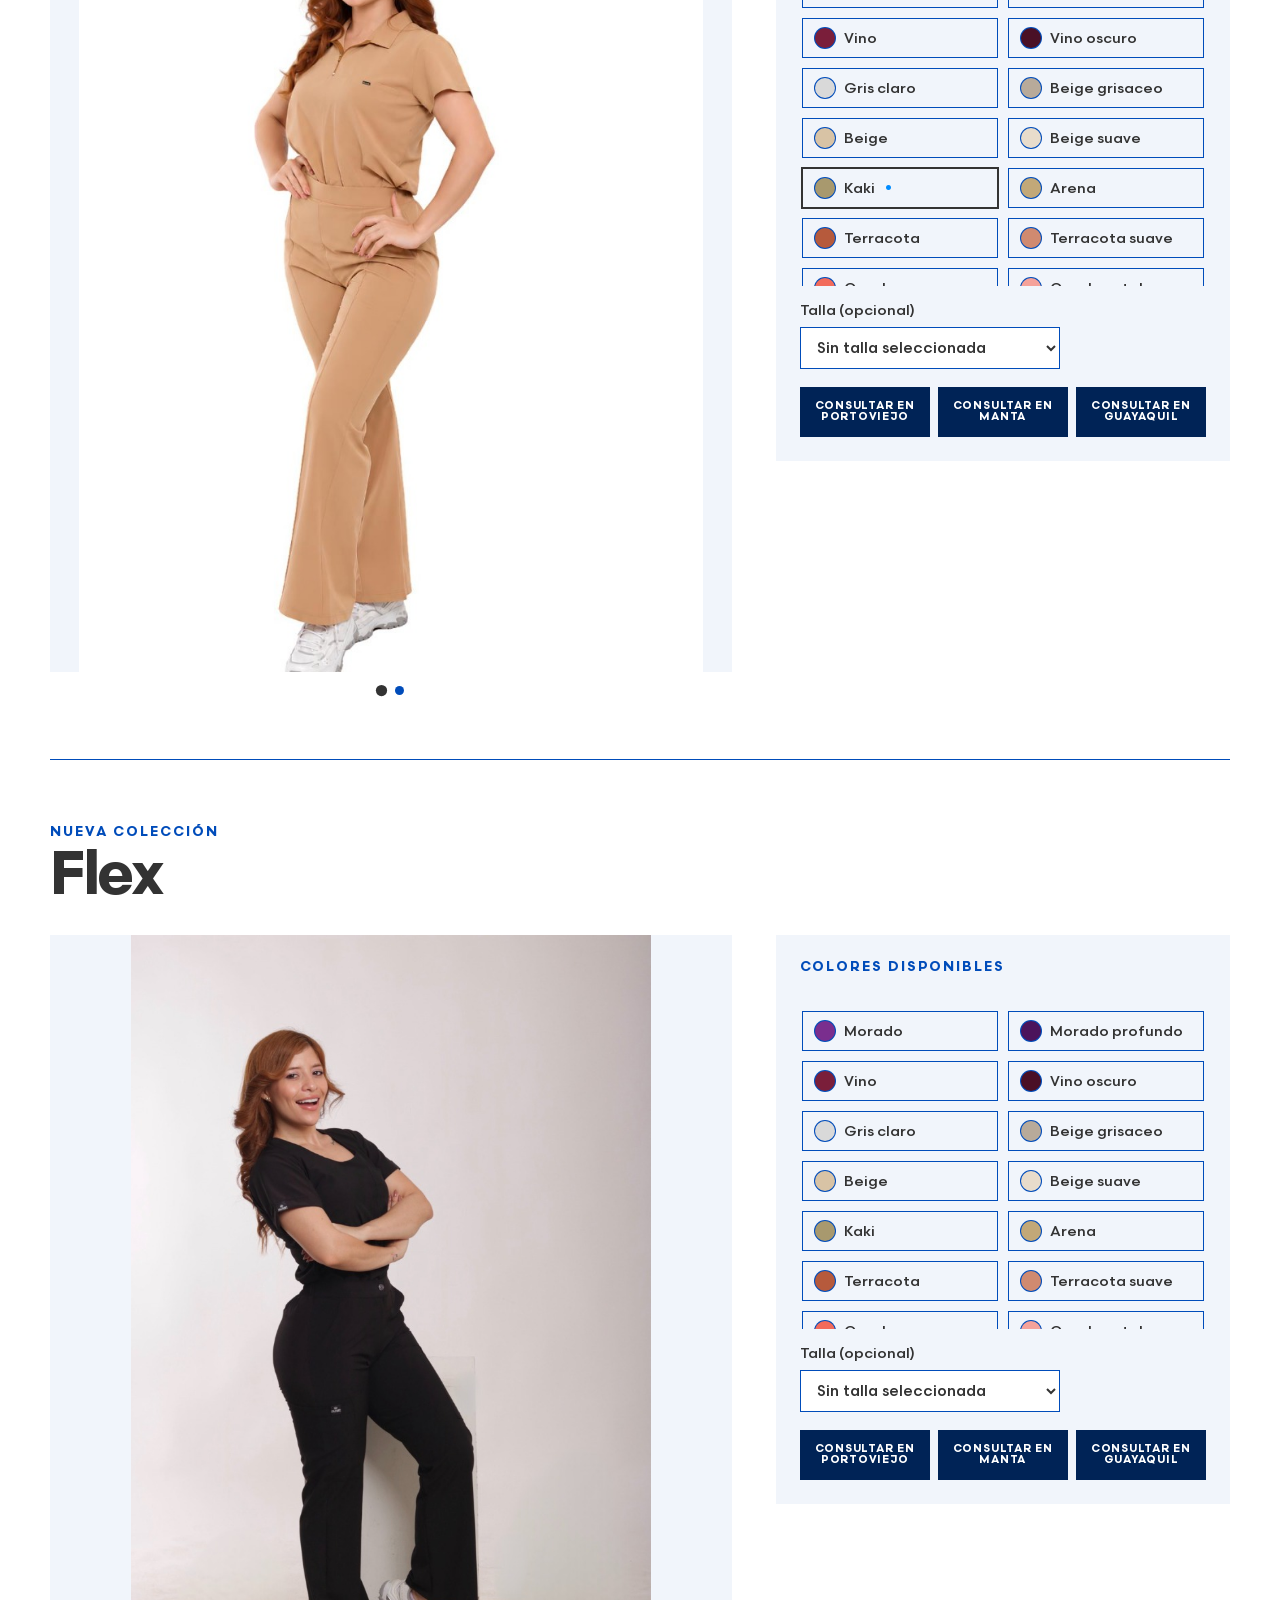
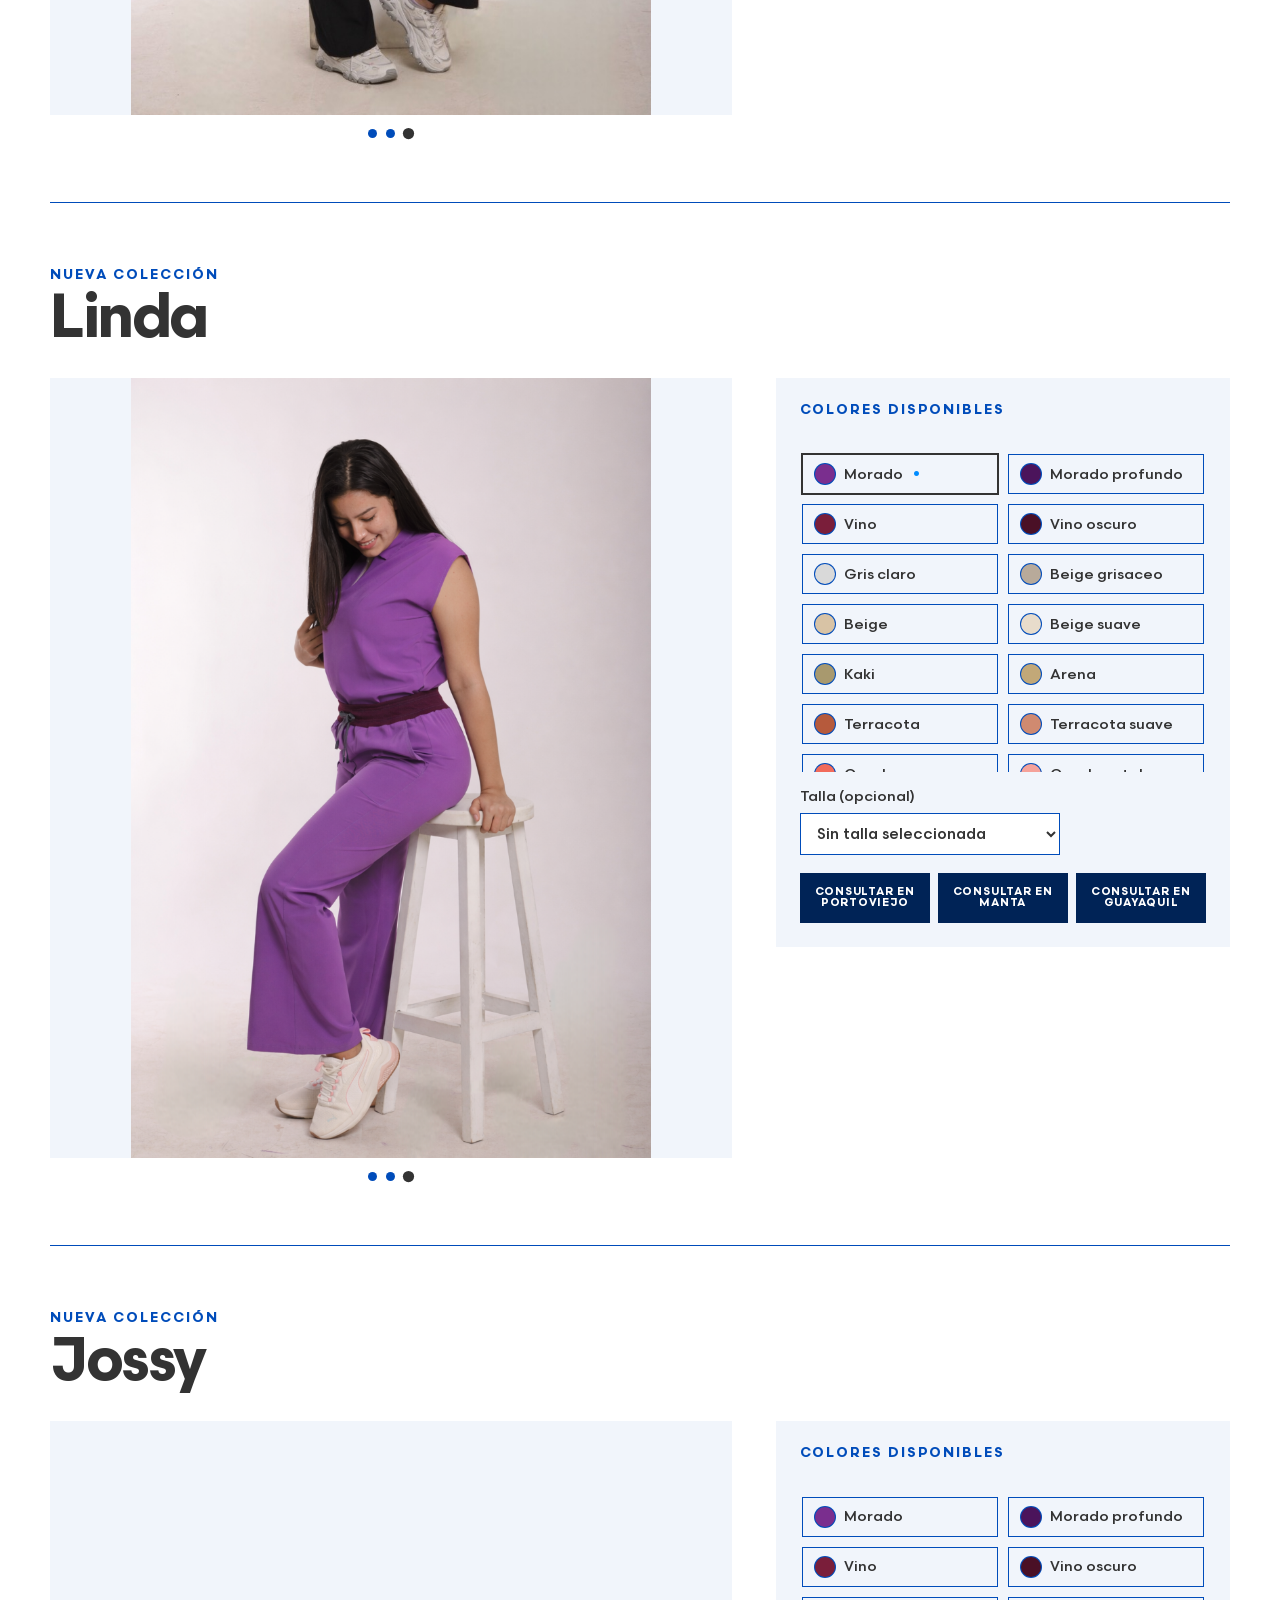
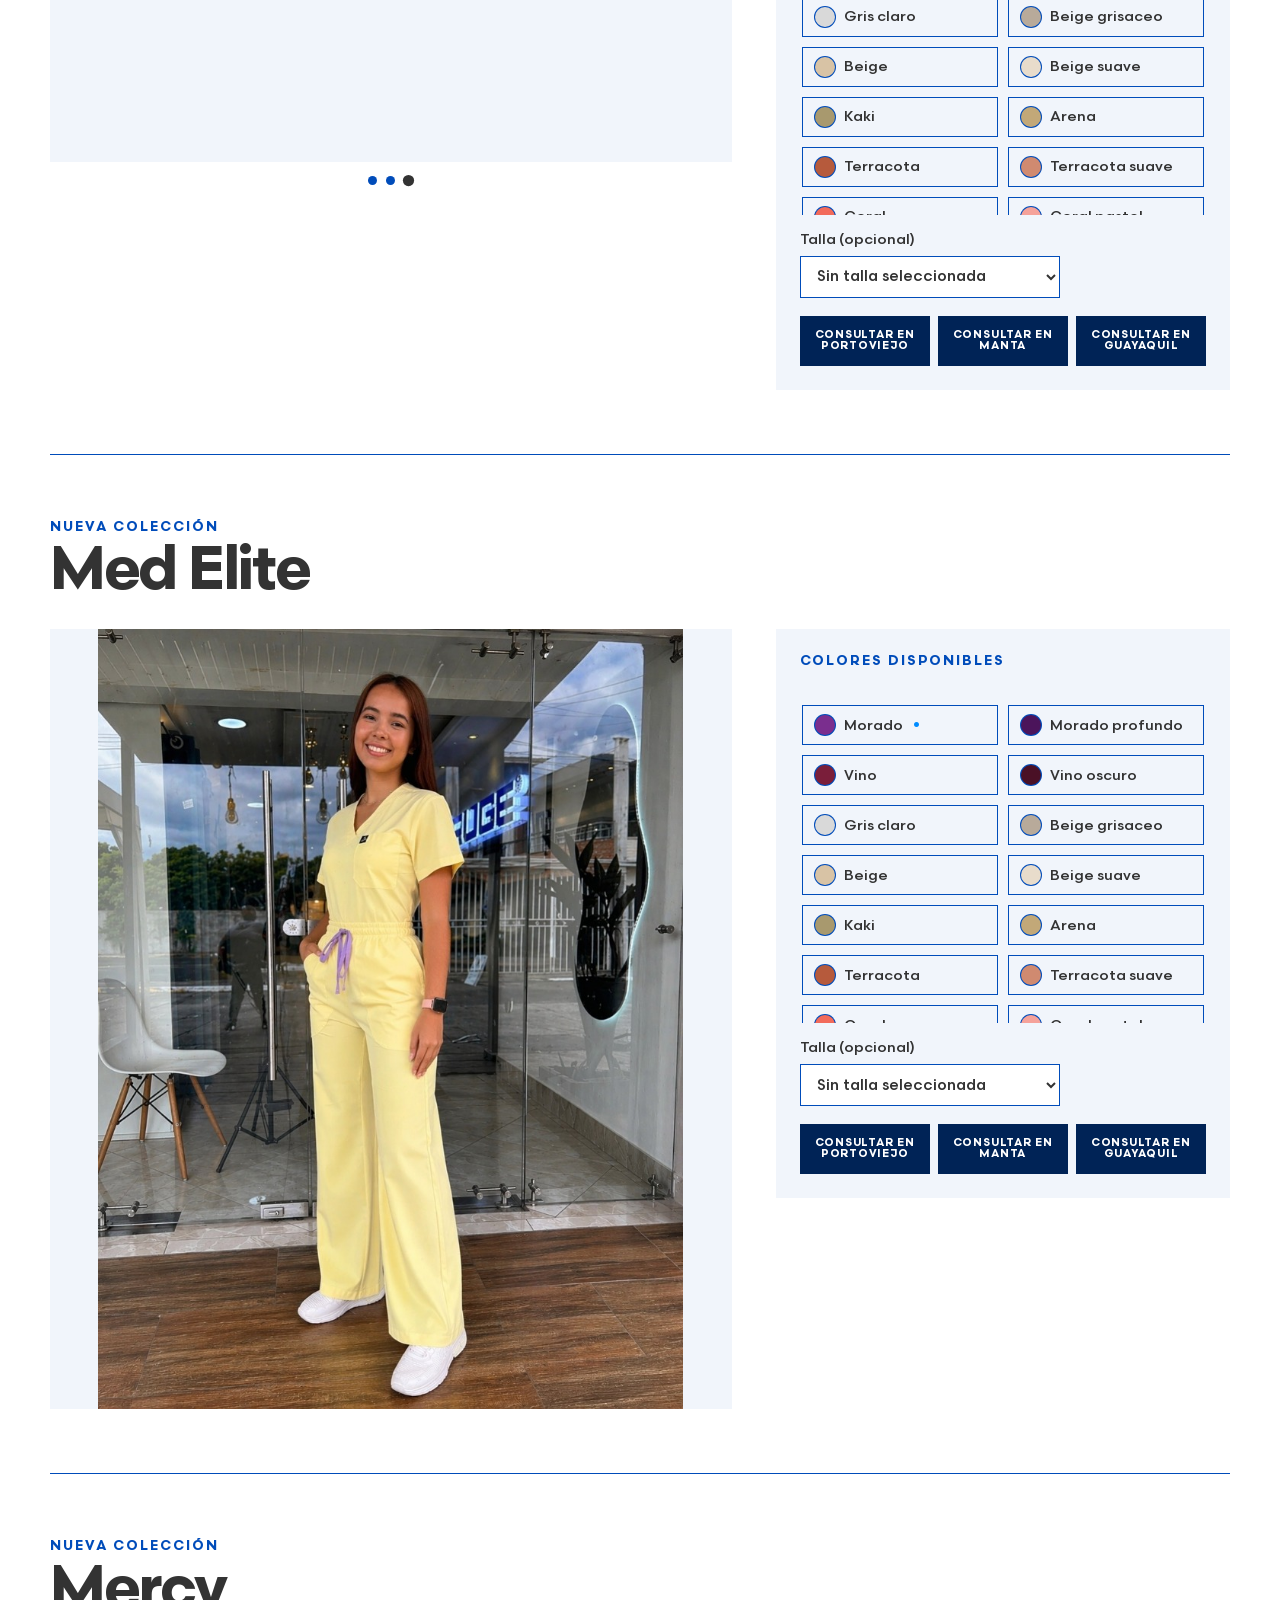
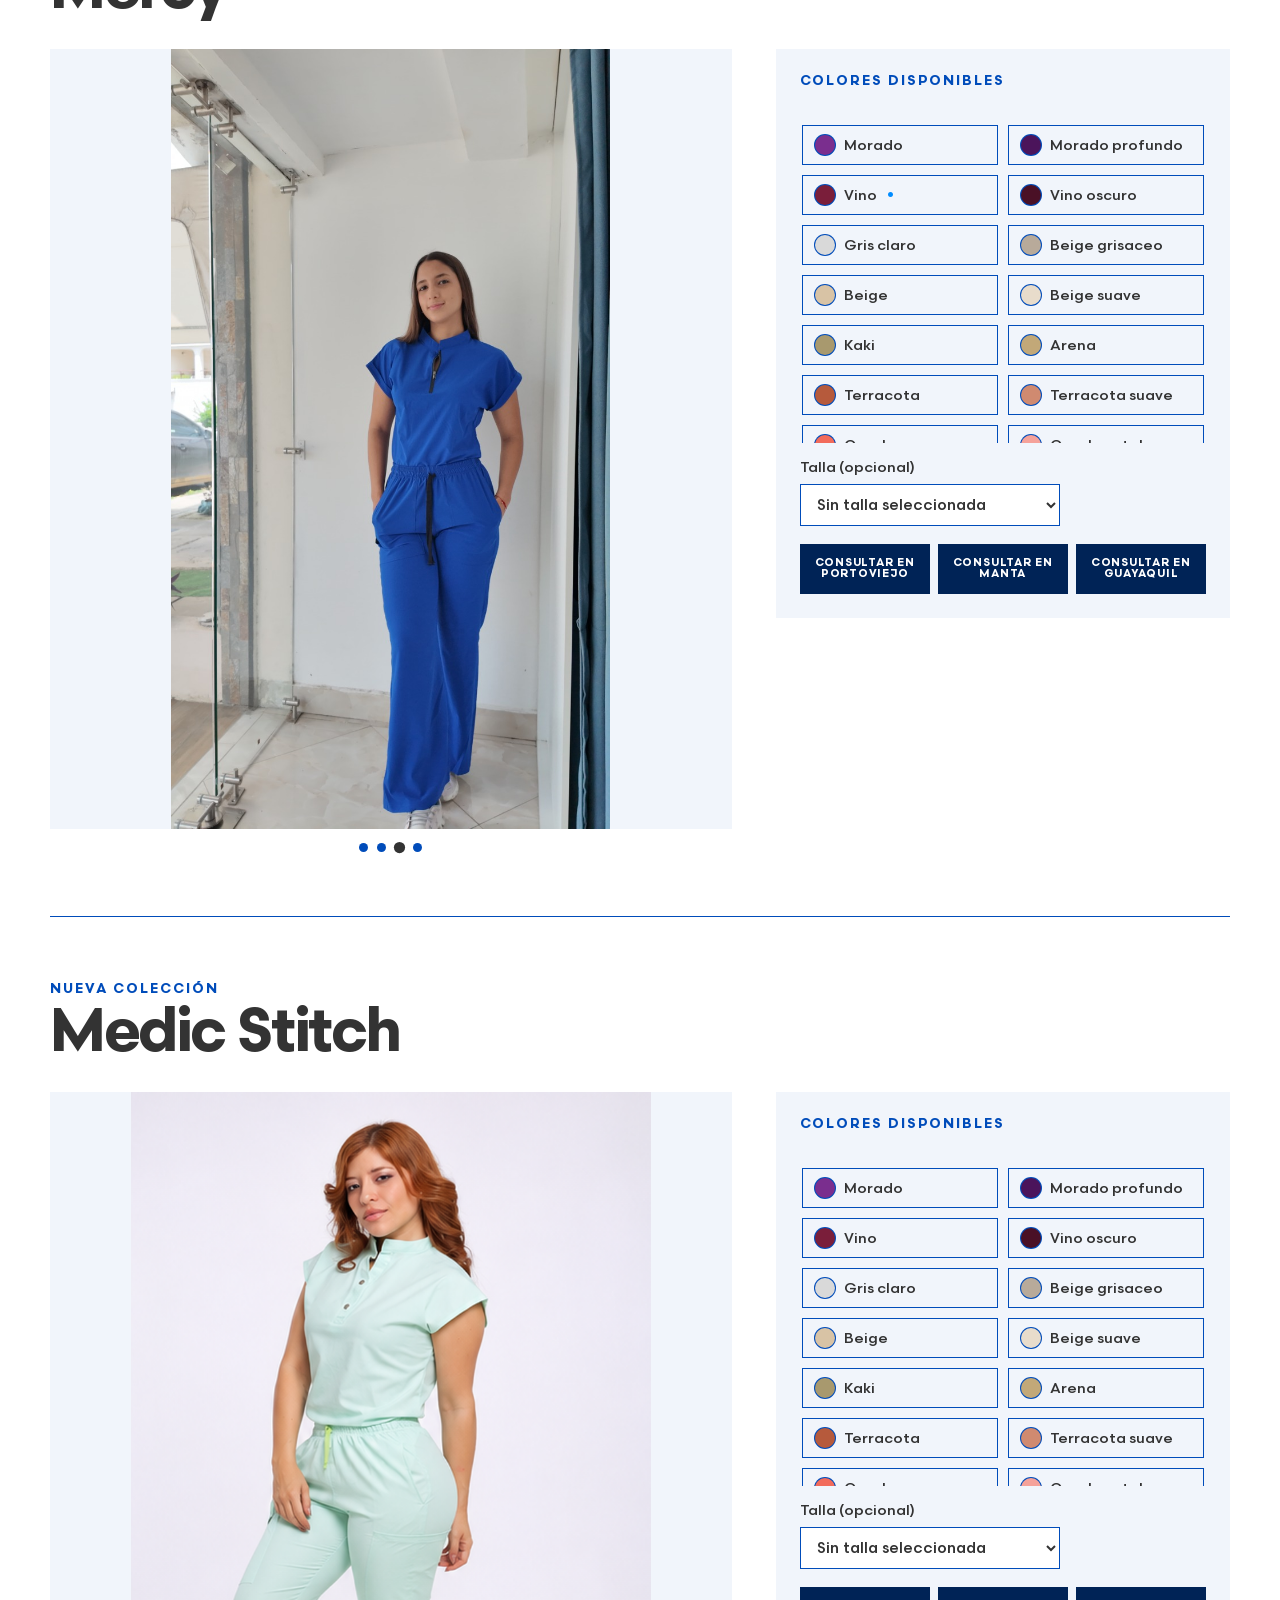
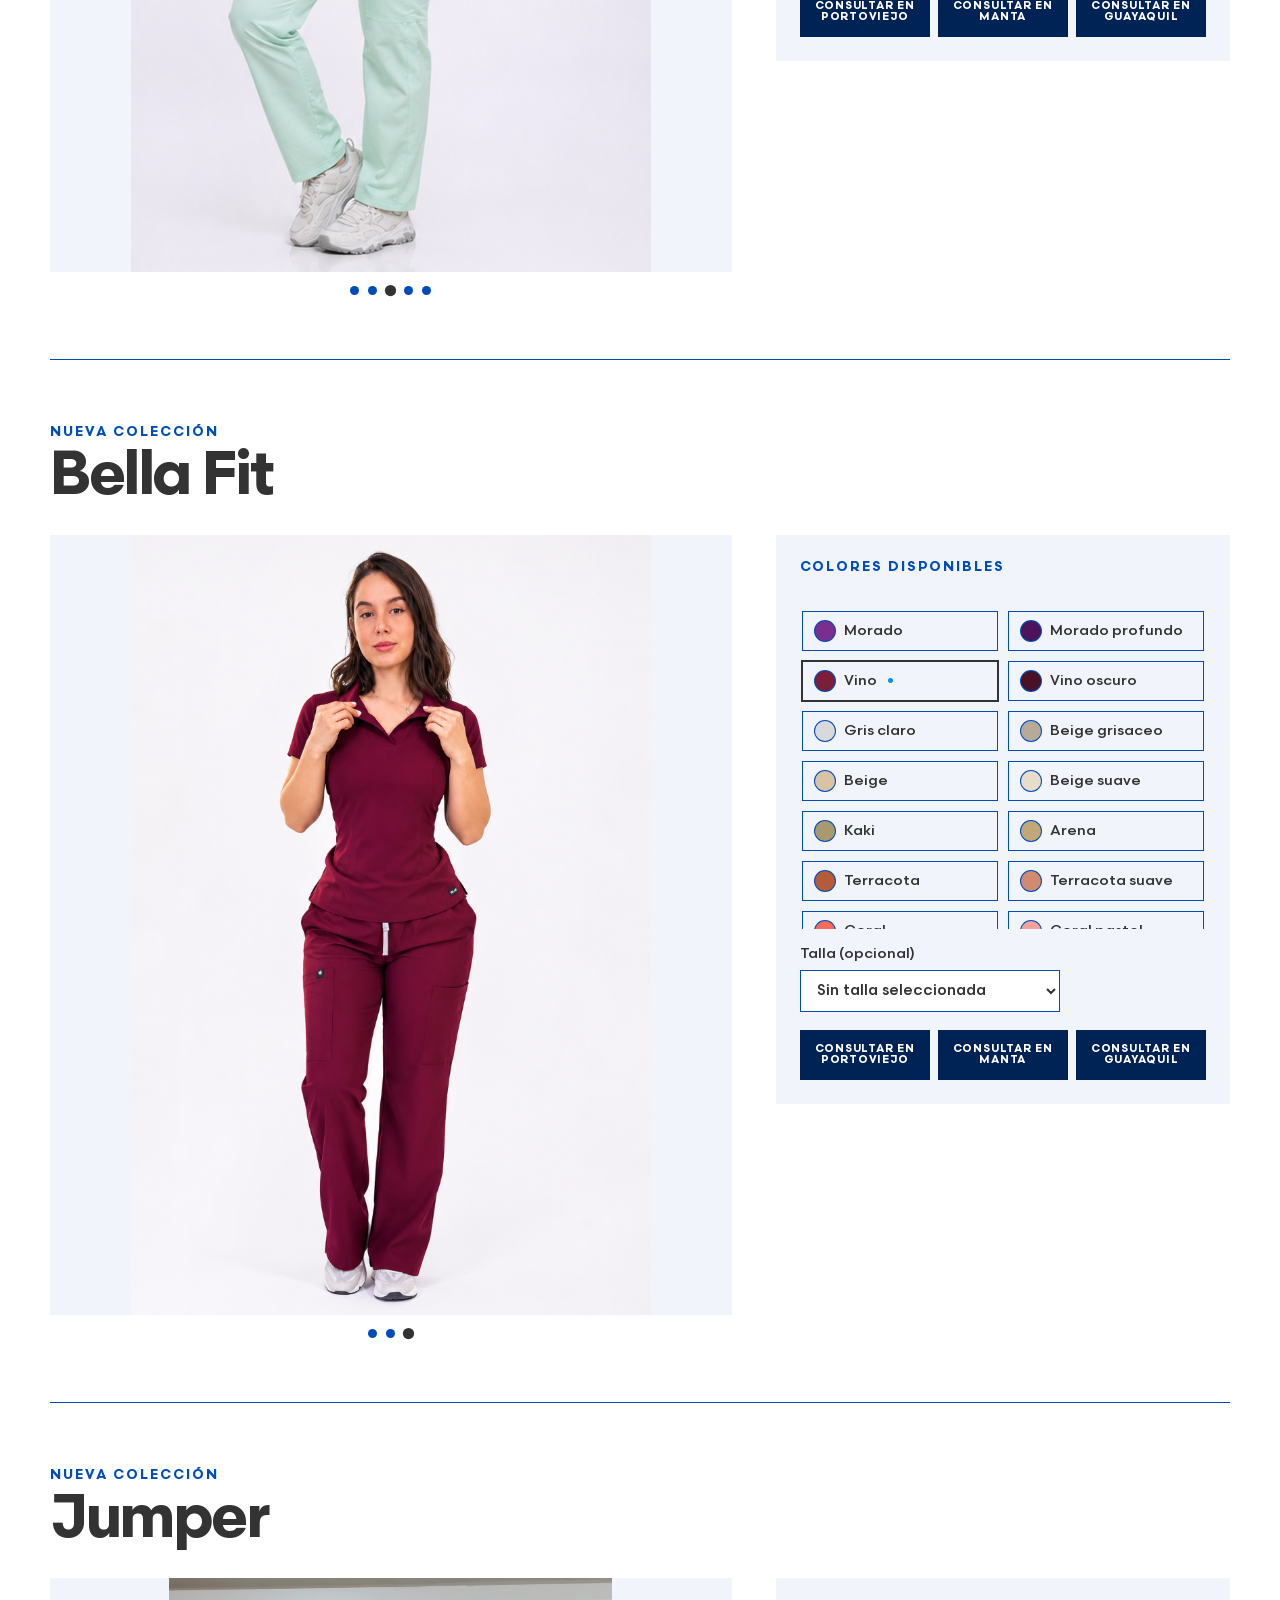
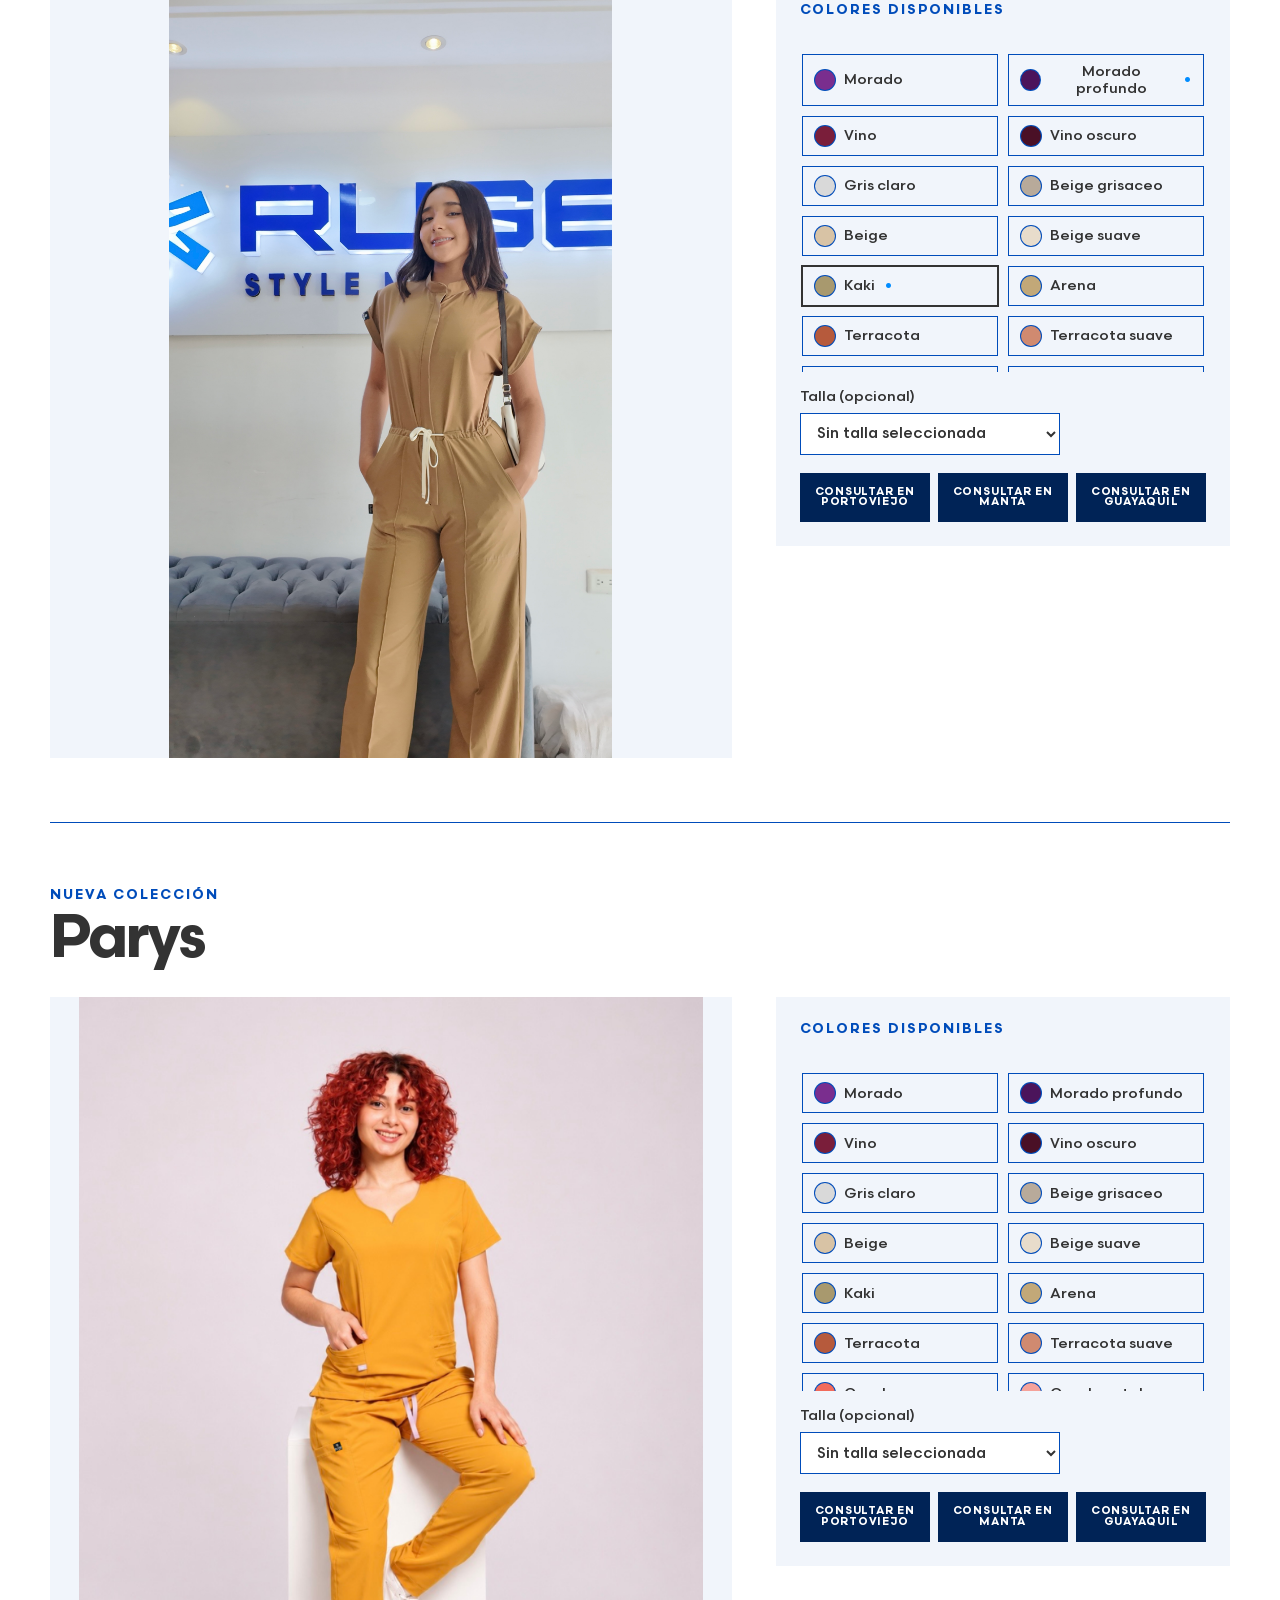
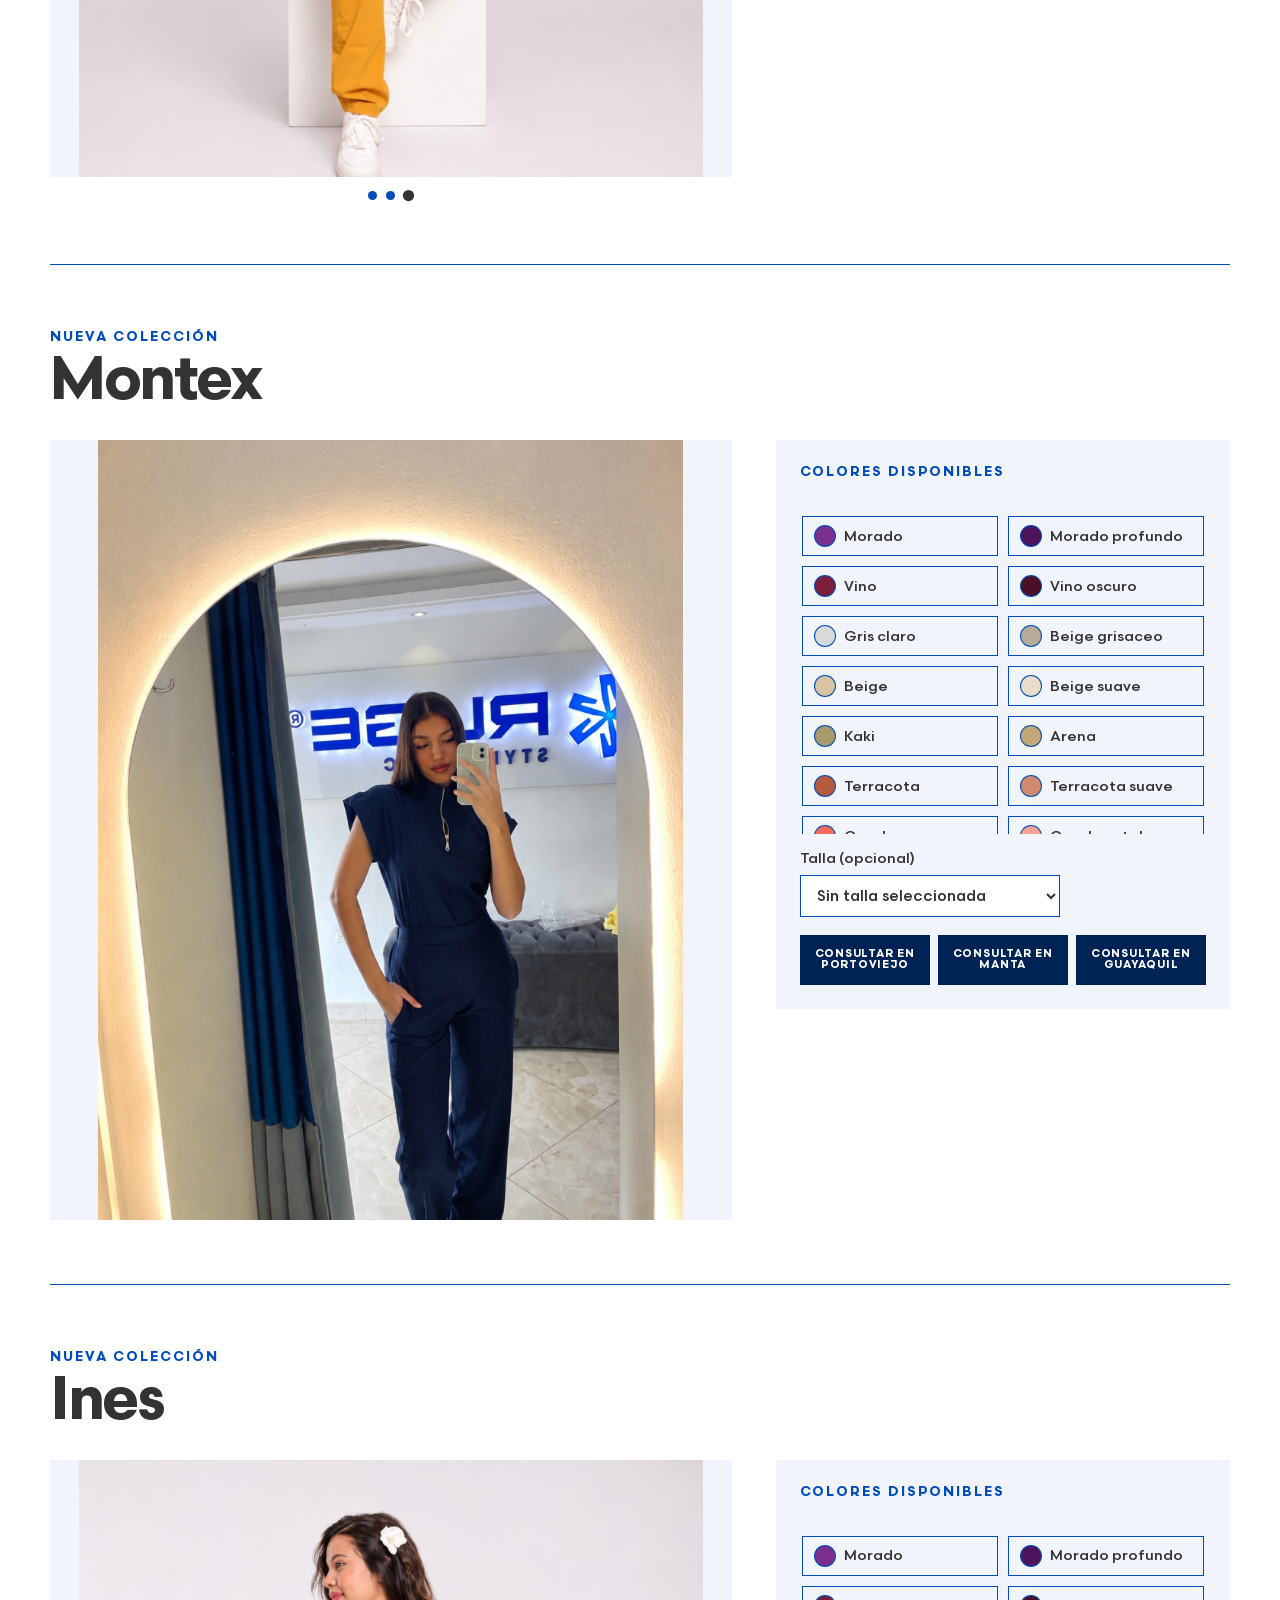
<file: mujer.html>
<!DOCTYPE html>
<html lang="es">

<head>
    <meta charset="utf-8">
    <meta name="viewport" content="width=device-width, initial-scale=1, viewport-fit=cover">
    <title>Colección Mujer | RUGE Style Medic</title>
    <meta name="description"
        content="Uniformes médicos para mujer: Básicos, Amelie, Aura, Ruge Femme, Power Femme, Flex, Linda, Jossy, Med Elite, Mercy, Medic Stitch, Rafaela, Ines y Scrub Materno.">
    <link rel="icon" type="image/x-icon" href="favicon.ico">
    <link rel="apple-touch-icon" href="/apple-touch-icon.png">
    <link rel="preconnect" href="https://fonts.googleapis.com">
    <link rel="preconnect" href="https://fonts.gstatic.com" crossorigin>
    <link href="https://fonts.googleapis.com/css2?family=Hanken+Grotesk:wght@400;500;600;700;800&display=swap"
        rel="stylesheet">
    <link rel="stylesheet" href="css/styles.css">
</head>

<body>
    <a class="skip" href="#main">Saltar al contenido</a>
    <header>
        <div class="wrap nav">
            <a href="index.html" aria-label="RUGE Style Medic, inicio"><img src="img/logo.png" alt="RUGE Style Medic"
                    width="165" height="44"></a>
            <ul id="menu">
                <li><a href="mujer.html">Mujer</a></li>
                <li><a href="hombre.html">Hombre</a></li>
                <li><a href="especiales.html">Colecciones especiales</a></li>
                <li><a href="index.html#mandiles">Mandiles</a></li>
                <li><a href="guia.html">Medidas</a></li>
                <li><a href="index.html#tiendas">Tiendas</a></li>
            </ul>
            <div class="hd-ic">
                <a href="https://www.instagram.com/rugestylemedicec/" target="_blank" rel="noopener"
                    aria-label="Instagram" title="Instagram"><img src="img/instagram-icon.png" alt="Instagram"
                        width="20" height="20"></a>
                <a href="https://www.tiktok.com/@rugestylemedic" target="_blank" rel="noopener" aria-label="TikTok"
                    title="TikTok"><img src="img/tiktok-icon.png" alt="TikTok" width="20" height="20"></a>
            </div>
            <button class="burger" aria-expanded="false" aria-controls="menu">Menú</button>
        </div>
    </header>
    <main id="main">
        <section id="view-mujer">
            <div class="hm-h">
                <div class="wrap"><a class="back" href="index.html#colecciones">Volver a colecciones</a>
                    <h1 tabindex="-1">Mujer</h1>
                    <nav class="hm-n" aria-label="Colecciones para mujer">
                        <button type="button" data-go="m-1">Básicos</button>
                        <button type="button" data-go="m-2">Amelie</button>
                        <button type="button" data-go="m-5">Aura</button>
                        <button type="button" data-go="m-6">Ruge Femme</button>
                        <button type="button" data-go="m-17">Power Femme</button>
                        <button type="button" data-go="m-7">Flex</button>
                        <button type="button" data-go="m-8">Linda</button>
                        <button type="button" data-go="m-9">Jossy</button>
                        <button type="button" data-go="m-10">Med Elite</button>
                        <button type="button" data-go="m-11">Mercy</button>
                        <button type="button" data-go="m-12">Medic Stitch</button>
                        <button type="button" data-go="m-13">Bella Fit</button>
                        <button type="button" data-go="m-14">Jumper</button>
                        <button type="button" data-go="m-15">Parys</button>
                        <button type="button" data-go="m-16">Montex</button>
                        <button type="button" data-go="m-18">Ines</button>
                        <button type="button" data-go="m-19">Rafaela</button>
                        <button type="button" data-go="m-4">Scrub Materno</button>
                    </nav>
                </div>
            </div>
            <div class="wrap">
                <section class="mj-s" id="m-1">
                    <div class="mj-h">
                        <p class="kk">Colección</p>
                        <h2>Básicos</h2>
                    </div>
                    <div class="product-gallery" data-color-palette>
                        <div class="product-photo">
                            <img data-color-preview src="img/mujer-uniforme-scrub-cruzado.jpg"
                                alt="Scrub Básico color Negro" loading="lazy">
                        </div>
                        <div class="product-options">
                            <p class="kk">Colores disponibles</p>
                            <div class="mj-colors" data-color-selector role="group"
                                aria-label="Colores de los Scrubs Básicos">
                                <button type="button" data-model="Scrub Básico" data-color="Negro"
                                    data-image="img/mujer-uniforme-scrub-cruzado.jpg" style="--swatch-color:#000"
                                    aria-pressed="true"><span aria-hidden="true"></span>Negro</button>
                                <button type="button" data-model="Scrub Básico" data-color="Blanco"
                                    data-image="img/mujer-uniforme-classic-scrubvibe.jpg" style="--swatch-color:#fff"
                                    aria-pressed="false"><span aria-hidden="true"></span>Blanco</button>
                                <button type="button" data-model="Scrub Básico" data-color="Menta pastel"
                                    data-image="img/mujer-uniforme-scrub-clasico.jpg" style="--swatch-color:#a9dccb"
                                    aria-pressed="false"><span aria-hidden="true"></span>Menta pastel</button>
                                <button type="button" data-model="Scrub Básico" data-color="Lila claro"
                                    data-image="img/mujer-uniforme-lila-pastel.jpg" style="--swatch-color:#c9b3f0"
                                    aria-pressed="false"><span aria-hidden="true"></span>Lila claro</button>
                                <button type="button" data-model="Scrub Básico" data-color="Rosa pastel"
                                    data-image="img/mujer-uniforme-rosa-pastel.jpg" style="--swatch-color:#f4b8c8"
                                    aria-pressed="false"><span aria-hidden="true"></span>Rosa pastel</button>
                            </div>
                            <label class="size-selector">
                                <span>Talla (opcional)</span>
                                <select data-size-select>
                                    <option value="">Sin talla seleccionada</option>
                                    <option value="XXS">XXS</option>
                                    <option value="XS">XS</option>
                                    <option value="S">S</option>
                                    <option value="M">M</option>
                                    <option value="L">L</option>
                                    <option value="XL">XL</option>
                                </select>
                            </label>
                            <a class="btn" data-color-link
                                href="https://wa.me/593992301635?text=Hola%2C%20me%20interesa%20el%20modelo%20Scrub%20B%C3%A1sico%20en%20color%20Negro%20para%20mujer"
                                target="_blank" rel="noopener">Consultar por WhatsApp</a>
                        </div>
                    </div>
                </section>
                <section class="mj-s" id="m-2">
                    <div class="mj-h">
                        <p class="kk">Nueva colección</p>
                        <h2>Amelie</h2>
                    </div>
                    <div class="product-gallery" data-photo-gallery data-gallery-name="Amelie" data-gallery-color="azul"
                        data-photo-slides="img/amelie-azul-1.png|img/amelie-azul-2.png|img/amelie-azul-3.jpeg|img/amelie-azul-4.jpeg|img/amelie-azul-5.jpeg">
                        <div class="product-photo">
                            <img data-photo-image src="img/amelie-azul-1.png" alt="Scrub Amelie azul, foto 1 de 5"
                                loading="lazy">
                            <div class="product-dots" role="group" aria-label="Fotos de Amelie">
                                <button class="product-dot is-active" type="button" data-photo-dot
                                    aria-label="Mostrar foto 1 de 5" aria-pressed="true"></button>
                                <button class="product-dot" type="button" data-photo-dot
                                    aria-label="Mostrar foto 2 de 5" aria-pressed="false"></button>
                                <button class="product-dot" type="button" data-photo-dot
                                    aria-label="Mostrar foto 3 de 5" aria-pressed="false"></button>
                                <button class="product-dot" type="button" data-photo-dot
                                    aria-label="Mostrar foto 4 de 5" aria-pressed="false"></button>
                                <button class="product-dot" type="button" data-photo-dot
                                    aria-label="Mostrar foto 5 de 5" aria-pressed="false"></button>
                            </div>
                        </div>
                        <div class="product-options">
                            <p class="kk">Colores disponibles</p>
                            <div class="mj-colors" data-color-selector role="group" aria-label="Colores de Amelie">
                                <button type="button" data-gallery-color-option data-color="Azul marino"
                                    data-photo-slides="img/amelie-azul-1.png|img/amelie-azul-2.png|img/amelie-azul-3.jpeg|img/amelie-azul-4.jpeg|img/amelie-azul-5.jpeg"
                                    style="--swatch-color:#243d77" aria-pressed="true">
                                    <span aria-hidden="true"></span>Azul marino
                                </button>
                                <button type="button" data-gallery-color-option data-color="Turquesa"
                                    data-photo-slides="img/amelie-cian.jpeg" style="--swatch-color:#8ce2e5"
                                    aria-pressed="false">
                                    <span aria-hidden="true"></span>Turquesa
                                </button>
                            </div>
                            <label class="size-selector">
                                <span>Talla (opcional)</span>
                                <select data-size-select>
                                    <option value="">Sin talla seleccionada</option>
                                    <option value="XXS">XXS</option>
                                    <option value="XS">XS</option>
                                    <option value="S">S</option>
                                    <option value="M">M</option>
                                    <option value="L">L</option>
                                    <option value="XL">XL</option>
                                </select>
                            </label>
                            <a class="btn" data-gallery-contact
                                href="https://wa.me/593992301635?text=Hola%2C%20me%20interesa%20el%20modelo%20Amelie%20en%20color%20Azul%20para%20mujer"
                                target="_blank" rel="noopener">Consultar por WhatsApp</a>
                        </div>
                    </div>
                </section>
                <section class="mj-s" id="m-5">
                    <div class="mj-h">
                        <p class="kk">Nueva colección</p>
                        <h2>Aura</h2>
                    </div>
                    <div class="product-gallery" data-photo-gallery data-gallery-name="Aura" data-gallery-color="negro"
                        data-photo-slides="img/aura-1.jpeg|img/aura-2.jpeg|img/aura-3.jpeg">
                        <div class="product-photo">
                            <img data-photo-image src="img/aura-1.jpeg" alt="Aura color negro, foto 1 de 3"
                                loading="lazy">
                            <div class="product-dots" role="group" aria-label="Fotos de Aura">
                                <button class="product-dot is-active" type="button" data-photo-dot
                                    aria-label="Mostrar foto 1 de 3" aria-pressed="true"></button>
                                <button class="product-dot" type="button" data-photo-dot
                                    aria-label="Mostrar foto 2 de 3" aria-pressed="false"></button>
                                <button class="product-dot" type="button" data-photo-dot
                                    aria-label="Mostrar foto 3 de 3" aria-pressed="false"></button>
                            </div>
                        </div>
                        <div class="product-options">
                            <p class="kk">Colores disponibles</p>
                            <div class="mj-colors" data-color-selector role="group" aria-label="Color de Aura">
                                <button type="button" data-gallery-color-option data-color="Negro"
                                    style="--swatch-color:#111" aria-pressed="true">
                                    <span aria-hidden="true"></span>Negro
                                </button>
                            </div>
                            <label class="size-selector">
                                <span>Talla (opcional)</span>
                                <select data-size-select>
                                    <option value="">Sin talla seleccionada</option>
                                    <option value="XXS">XXS</option>
                                    <option value="XS">XS</option>
                                    <option value="S">S</option>
                                    <option value="M">M</option>
                                    <option value="L">L</option>
                                    <option value="XL">XL</option>
                                </select>
                            </label>
                            <a class="btn" data-gallery-contact
                                href="https://wa.me/593992301635?text=Hola%2C%20me%20interesa%20el%20modelo%20Aura%20en%20color%20Negro%20para%20mujer"
                                target="_blank" rel="noopener">Consultar por WhatsApp</a>
                        </div>
                    </div>
                </section>
                <section class="mj-s" id="m-6">
                    <div class="mj-h">
                        <p class="kk">Nueva colección</p>
                        <h2>Ruge Femme</h2>
                    </div>
                    <div class="product-gallery" data-photo-gallery data-gallery-name="Ruge Femme"
                        data-gallery-color="Verde militar"
                        data-photo-slides="img/power-femme-1.jpeg|img/power-femme-2.jpeg|img/power-femme-3.jpeg|img/power-femme-4.jpeg|img/power-femme-5.jpeg">
                        <div class="product-photo">
                            <img data-photo-image src="img/power-femme-1.jpeg"
                                alt="Ruge Femme color Verde militar, foto 1 de 5" loading="lazy">
                            <video data-photo-video loop playsinline preload="metadata" aria-label="Video de Ruge Femme"
                                hidden></video>
                            <div class="product-dots" role="group" aria-label="Fotos de Ruge Femme">
                                <button class="product-dot is-active" type="button" data-photo-dot
                                    aria-label="Mostrar foto 1 de 5" aria-pressed="true"></button>
                                <button class="product-dot" type="button" data-photo-dot
                                    aria-label="Mostrar foto 2 de 5" aria-pressed="false"></button>
                                <button class="product-dot" type="button" data-photo-dot
                                    aria-label="Mostrar foto 3 de 5" aria-pressed="false"></button>
                                <button class="product-dot" type="button" data-photo-dot
                                    aria-label="Mostrar foto 4 de 5" aria-pressed="false"></button>
                                <button class="product-dot" type="button" data-photo-dot
                                    aria-label="Mostrar foto 5 de 5" aria-pressed="false"></button>
                            </div>
                        </div>
                        <div class="product-options">
                            <p class="kk">Colores disponibles</p>
                            <div class="mj-colors" data-color-selector role="group" aria-label="Color de Ruge Femme">
                                <button type="button" data-gallery-color-option data-color="Verde militar"
                                    data-photo-slides="img/power-femme-1.jpeg|img/power-femme-2.jpeg|img/power-femme-3.jpeg|img/power-femme-4.jpeg|img/power-femme-5.jpeg"
                                    style="--swatch-color:#4b5631" aria-pressed="true">
                                    <span aria-hidden="true"></span>Verde militar
                                </button>
                                <button type="button" data-gallery-color-option data-color="Verde Hoja"
                                    data-photo-slides="videos/femme-lima.mp4" style="--swatch-color:#78a93b"
                                    aria-pressed="false">
                                    <span aria-hidden="true"></span>Verde Hoja
                                </button>
                                <button type="button" data-gallery-color-option data-color="Beige suave"
                                    data-photo-slides="videos/femme-beige.mp4" style="--swatch-color:#d8c3a5"
                                    aria-pressed="false">
                                    <span aria-hidden="true"></span>Beige suave
                                </button>
                            </div>
                            <label class="size-selector">
                                <span>Talla (opcional)</span>
                                <select data-size-select>
                                    <option value="">Sin talla seleccionada</option>
                                    <option value="XXS">XXS</option>
                                    <option value="XS">XS</option>
                                    <option value="S">S</option>
                                    <option value="M">M</option>
                                    <option value="L">L</option>
                                    <option value="XL">XL</option>
                                </select>
                            </label>
                            <a class="btn" data-gallery-contact
                                href="https://wa.me/593992301635?text=Hola%2C%20me%20interesa%20el%20modelo%20Ruge%20Femme%20en%20color%20Verde%20militar%20para%20mujer"
                                target="_blank" rel="noopener">Consultar por WhatsApp</a>
                        </div>
                    </div>
                </section>
                <section class="mj-s" id="m-17">
                    <div class="mj-h">
                        <p class="kk">Nueva colección</p>
                        <h2>Power Femme</h2>
                    </div>
                    <div class="product-gallery" data-photo-gallery data-gallery-name="Power Femme"
                        data-gallery-color="Kaki"
                        data-photo-slides="img/power-femme-kaki-1.png|img/power-femme-kaki-2.jpeg">
                        <div class="product-photo">
                            <img data-photo-image src="img/power-femme-kaki-1.png"
                                alt="Power Femme color Kaki, foto 1 de 2" loading="lazy">
                            <div class="product-dots" role="group" aria-label="Fotos de Power Femme">
                                <button class="product-dot is-active" type="button" data-photo-dot
                                    aria-label="Mostrar foto 1 de 2" aria-pressed="true"></button>
                                <button class="product-dot" type="button" data-photo-dot
                                    aria-label="Mostrar foto 2 de 2" aria-pressed="false"></button>
                            </div>
                        </div>
                        <div class="product-options">
                            <p class="kk">Colores disponibles</p>
                            <div class="mj-colors" data-color-selector role="group" aria-label="Color de Power Femme">
                                <button type="button" data-gallery-color-option data-color="Kaki"
                                    data-photo-slides="img/power-femme-kaki-1.png|img/power-femme-kaki-2.jpeg"
                                    style="--swatch-color:#a8996e" aria-pressed="true">
                                    <span aria-hidden="true"></span>Kaki
                                </button>
                            </div>
                            <label class="size-selector">
                                <span>Talla (opcional)</span>
                                <select data-size-select>
                                    <option value="">Sin talla seleccionada</option>
                                    <option value="XXS">XXS</option>
                                    <option value="XS">XS</option>
                                    <option value="S">S</option>
                                    <option value="M">M</option>
                                    <option value="L">L</option>
                                    <option value="XL">XL</option>
                                </select>
                            </label>
                            <a class="btn" data-gallery-contact
                                href="https://wa.me/593992301635?text=Hola%2C%20me%20interesa%20el%20modelo%20Power%20Femme%20en%20color%20Kaki%20para%20mujer"
                                target="_blank" rel="noopener">Consultar por WhatsApp</a>
                        </div>
                    </div>
                </section>
                <section class="mj-s" id="m-7">
                    <div class="mj-h">
                        <p class="kk">Nueva colección</p>
                        <h2>Flex</h2>
                    </div>
                    <div class="product-gallery" data-photo-gallery data-gallery-name="Flex" data-gallery-color="negro"
                        data-photo-slides="img/flex-1.jpeg|img/flex-2.jpeg|img/flex-3.jpeg">
                        <div class="product-photo">
                            <img data-photo-image src="img/flex-1.jpeg" alt="Flex color negro, foto 1 de 3"
                                loading="lazy">
                            <div class="product-dots" role="group" aria-label="Fotos de Flex">
                                <button class="product-dot is-active" type="button" data-photo-dot
                                    aria-label="Mostrar foto 1 de 3" aria-pressed="true"></button>
                                <button class="product-dot" type="button" data-photo-dot
                                    aria-label="Mostrar foto 2 de 3" aria-pressed="false"></button>
                                <button class="product-dot" type="button" data-photo-dot
                                    aria-label="Mostrar foto 3 de 3" aria-pressed="false"></button>
                            </div>
                        </div>
                        <div class="product-options">
                            <p class="kk">Colores disponibles</p>
                            <div class="mj-colors" data-color-selector role="group" aria-label="Color de Flex">
                                <button type="button" data-gallery-color-option data-color="Negro"
                                    style="--swatch-color:#111" aria-pressed="true">
                                    <span aria-hidden="true"></span>Negro
                                </button>
                            </div>
                            <label class="size-selector">
                                <span>Talla (opcional)</span>
                                <select data-size-select>
                                    <option value="">Sin talla seleccionada</option>
                                    <option value="XXS">XXS</option>
                                    <option value="XS">XS</option>
                                    <option value="S">S</option>
                                    <option value="M">M</option>
                                    <option value="L">L</option>
                                    <option value="XL">XL</option>
                                </select>
                            </label>
                            <a class="btn" data-gallery-contact
                                href="https://wa.me/593992301635?text=Hola%2C%20me%20interesa%20el%20modelo%20Flex%20en%20color%20Negro%20para%20mujer"
                                target="_blank" rel="noopener">Consultar por WhatsApp</a>
                        </div>
                    </div>
                </section>
                <section class="mj-s" id="m-8">
                    <div class="mj-h">
                        <p class="kk">Nueva colección</p>
                        <h2>Linda</h2>
                    </div>
                    <div class="product-gallery" data-photo-gallery data-gallery-name="Linda"
                        data-gallery-color="morado"
                        data-photo-slides="img/linda-morado-1.png|img/linda-morado-2.png|img/linda-morado-3.png">
                        <div class="product-photo">
                            <img data-photo-image src="img/linda-morado-1.png" alt="Linda color morado, foto 1 de 3"
                                loading="lazy">
                            <div class="product-dots" role="group" aria-label="Fotos de Linda">
                                <button class="product-dot is-active" type="button" data-photo-dot
                                    aria-label="Mostrar foto 1 de 3" aria-pressed="true"></button>
                                <button class="product-dot" type="button" data-photo-dot
                                    aria-label="Mostrar foto 2 de 3" aria-pressed="false"></button>
                                <button class="product-dot" type="button" data-photo-dot
                                    aria-label="Mostrar foto 3 de 3" aria-pressed="false"></button>
                            </div>
                        </div>
                        <div class="product-options">
                            <p class="kk">Colores disponibles</p>
                            <div class="mj-colors" data-color-selector role="group" aria-label="Color de Linda">
                                <button type="button" data-gallery-color-option data-color="Morado"
                                    data-photo-slides="img/linda-morado-1.png|img/linda-morado-2.png|img/linda-morado-3.png"
                                    style="--swatch-color:#9144ae" aria-pressed="true">
                                    <span aria-hidden="true"></span>Morado
                                </button>
                            </div>
                            <label class="size-selector">
                                <span>Talla (opcional)</span>
                                <select data-size-select>
                                    <option value="">Sin talla seleccionada</option>
                                    <option value="XXS">XXS</option>
                                    <option value="XS">XS</option>
                                    <option value="S">S</option>
                                    <option value="M">M</option>
                                    <option value="L">L</option>
                                    <option value="XL">XL</option>
                                </select>
                            </label>
                            <a class="btn" data-gallery-contact
                                href="https://wa.me/593992301635?text=Hola%2C%20me%20interesa%20el%20modelo%20Linda%20en%20color%20Morado%20para%20mujer"
                                target="_blank" rel="noopener">Consultar por WhatsApp</a>
                        </div>
                    </div>
                </section>
                <section class="mj-s" id="m-9">
                    <div class="mj-h">
                        <p class="kk">Nueva colección</p>
                        <h2>Jossy</h2>
                    </div>
                    <div class="product-gallery" data-photo-gallery data-gallery-name="Jossy"
                        data-gallery-color="Lila claro"
                        data-photo-slides="img/jossy-1.jpeg|img/jossy-2.jpeg|videos/jossy-lila.mp4">
                        <div class="product-photo">
                            <img data-photo-image src="img/jossy-1.jpeg" alt="Jossy color Lila claro, foto 1 de 3"
                                loading="lazy">
                            <video data-photo-video playsinline preload="metadata" aria-label="Video de Jossy"
                                hidden></video>
                            <div class="product-dots" role="group" aria-label="Fotos de Jossy">
                                <button class="product-dot is-active" type="button" data-photo-dot
                                    aria-label="Mostrar foto 1 de 3" aria-pressed="true"></button>
                                <button class="product-dot" type="button" data-photo-dot
                                    aria-label="Mostrar foto 2 de 3" aria-pressed="false"></button>
                                <button class="product-dot" type="button" data-photo-dot
                                    aria-label="Mostrar foto 3 de 3" aria-pressed="false"></button>
                            </div>
                        </div>
                        <div class="product-options">
                            <p class="kk">Colores disponibles</p>
                            <div class="mj-colors" data-color-selector role="group" aria-label="Color de Jossy">
                                <button type="button" data-gallery-color-option data-color="Lila claro"
                                    data-photo-slides="img/jossy-1.jpeg|img/jossy-2.jpeg|videos/jossy-lila.mp4"
                                    style="--swatch-color:#c8a2c8" aria-pressed="true">
                                    <span aria-hidden="true"></span>Lila claro
                                </button>
                                <button type="button" data-gallery-color-option data-color="Fucsia"
                                    data-photo-slides="videos/jossy-rosado.mp4" style="--swatch-color:#f36da8"
                                    aria-pressed="false">
                                    <span aria-hidden="true"></span>Fucsia
                                </button>
                                <button type="button" data-gallery-color-option data-color="Azul marino"
                                    data-photo-slides="videos/jossy-azul-marino.mp4" style="--swatch-color:#183153"
                                    aria-pressed="false">
                                    <span aria-hidden="true"></span>Azul marino
                                </button>
                            </div>
                            <label class="size-selector">
                                <span>Talla (opcional)</span>
                                <select data-size-select>
                                    <option value="">Sin talla seleccionada</option>
                                    <option value="XXS">XXS</option>
                                    <option value="XS">XS</option>
                                    <option value="S">S</option>
                                    <option value="M">M</option>
                                    <option value="L">L</option>
                                    <option value="XL">XL</option>
                                </select>
                            </label>
                            <a class="btn" data-gallery-contact
                                href="https://wa.me/593992301635?text=Hola%2C%20me%20interesa%20el%20modelo%20Jossy%20en%20color%20Lila%20claro%20para%20mujer"
                                target="_blank" rel="noopener">Consultar por WhatsApp</a>
                        </div>
                    </div>
                </section>
                <section class="mj-s" id="m-10">
                    <div class="mj-h">
                        <p class="kk">Nueva colección</p>
                        <h2>Med Elite</h2>
                    </div>
                    <div class="product-gallery" data-photo-gallery data-gallery-name="Med Elite"
                        data-gallery-color="Amarillo Pastel" data-photo-slides="img/med-elite-amarillo-1.jpeg">
                        <div class="product-photo">
                            <img data-photo-image src="img/med-elite-amarillo-1.jpeg"
                                alt="Med Elite color Amarillo Pastel" loading="lazy">
                            <div class="product-dots" role="group" aria-label="Fotos de Med Elite">
                                <button class="product-dot is-active" type="button" data-photo-dot
                                    aria-label="Mostrar foto 1 de 5" aria-pressed="true"></button>
                                <button class="product-dot" type="button" data-photo-dot
                                    aria-label="Mostrar foto 2 de 5" aria-pressed="false"></button>
                                <button class="product-dot" type="button" data-photo-dot
                                    aria-label="Mostrar foto 3 de 5" aria-pressed="false"></button>
                                <button class="product-dot" type="button" data-photo-dot
                                    aria-label="Mostrar foto 4 de 5" aria-pressed="false"></button>
                                <button class="product-dot" type="button" data-photo-dot
                                    aria-label="Mostrar foto 5 de 5" aria-pressed="false"></button>
                            </div>
                        </div>
                        <div class="product-options">
                            <p class="kk">Colores disponibles</p>
                            <div class="mj-colors" data-color-selector role="group" aria-label="Colores de Med Elite">
                                <button type="button" data-gallery-color-option data-color="Amarillo Pastel"
                                    data-photo-slides="img/med-elite-amarillo-1.jpeg" style="--swatch-color:#f4e79a"
                                    aria-pressed="true">
                                    <span aria-hidden="true"></span>Amarillo Pastel
                                </button>
                                <button type="button" data-gallery-color-option data-color="Celeste cielo"
                                    data-photo-slides="img/med-elite-celeste-1.jpeg" style="--swatch-color:#89cff0"
                                    aria-pressed="false">
                                    <span aria-hidden="true"></span>Celeste cielo
                                </button>
                                <button type="button" data-gallery-color-option data-color="Morado"
                                    data-photo-slides="img/med-elite-morado-1.jpeg" style="--swatch-color:#941d9e"
                                    aria-pressed="false">
                                    <span aria-hidden="true"></span>Morado
                                </button>
                                <button type="button" data-gallery-color-option data-color="Rosa"
                                    data-photo-slides="img/med-elite-rosado-1.jpeg" style="--swatch-color:#e783a2"
                                    aria-pressed="false">
                                    <span aria-hidden="true"></span>Rosa
                                </button>
                                <button type="button" data-gallery-color-option data-color="Pistacho"
                                    data-photo-slides="img/med-elite-pistacho-1.jpeg|img/med-elite-pistacho-2.png|img/med-elite-pistacho-3.jpeg|img/med-elite-pistacho-4.jpeg|img/med-elite-pistacho-5.jpeg"
                                    style="--swatch-color:#dceca4" aria-pressed="false">
                                    <span aria-hidden="true"></span>Pistacho
                                </button>
                            </div>
                            <label class="size-selector">
                                <span>Talla (opcional)</span>
                                <select data-size-select>
                                    <option value="">Sin talla seleccionada</option>
                                    <option value="XXS">XXS</option>
                                    <option value="XS">XS</option>
                                    <option value="S">S</option>
                                    <option value="M">M</option>
                                    <option value="L">L</option>
                                    <option value="XL">XL</option>
                                </select>
                            </label>
                            <a class="btn" data-gallery-contact
                                href="https://wa.me/593992301635?text=Hola%2C%20me%20interesa%20el%20modelo%20Med%20Elite%20en%20color%20Amarillo%20Pastel%20para%20mujer"
                                target="_blank" rel="noopener">Consultar por WhatsApp</a>
                        </div>
                    </div>
                </section>
                <section class="mj-s" id="m-11">
                    <div class="mj-h">
                        <p class="kk">Nueva colección</p>
                        <h2>Mercy</h2>
                    </div>
                    <div class="product-gallery" data-photo-gallery data-gallery-name="Mercy"
                        data-gallery-color="Azul eléctrico"
                        data-photo-slides="img/mercy-azul-electrico-1.jpeg|img/mercy-azul-electrico-2.jpeg|img/mercy-azul-electrico-3.jpeg|img/mercy-azul-electrico-4.jpeg">
                        <div class="product-photo">
                            <img data-photo-image src="img/mercy-azul-electrico-1.jpeg"
                                alt="Mercy color azul eléctrico, foto 1 de 4" loading="lazy">
                            <video data-photo-video loop playsinline preload="metadata" aria-label="Video de Mercy"
                                hidden></video>
                            <div class="product-dots" role="group" aria-label="Fotos de Mercy">
                                <button class="product-dot is-active" type="button" data-photo-dot
                                    aria-label="Mostrar foto 1 de 4" aria-pressed="true"></button>
                                <button class="product-dot" type="button" data-photo-dot
                                    aria-label="Mostrar foto 2 de 4" aria-pressed="false"></button>
                                <button class="product-dot" type="button" data-photo-dot
                                    aria-label="Mostrar foto 3 de 4" aria-pressed="false"></button>
                                <button class="product-dot" type="button" data-photo-dot
                                    aria-label="Mostrar foto 4 de 4" aria-pressed="false"></button>
                            </div>
                        </div>
                        <div class="product-options">
                            <p class="kk">Colores disponibles</p>
                            <div class="mj-colors" data-color-selector role="group" aria-label="Colores de Mercy">
                                <button type="button" data-gallery-color-option data-color="Azul eléctrico"
                                    data-photo-slides="img/mercy-azul-electrico-1.jpeg|img/mercy-azul-electrico-2.jpeg|img/mercy-azul-electrico-3.jpeg|img/mercy-azul-electrico-4.jpeg"
                                    style="--swatch-color:#2470d9" aria-pressed="true">
                                    <span aria-hidden="true"></span>Azul eléctrico
                                </button>
                                <button type="button" data-gallery-color-option data-color="Celeste cielo"
                                    data-photo-slides="img/mercy-celeste-cielo-1.png|img/mercy-celeste-cielo-2.png|img/mercy-celeste-cielo-3.png|img/mercy-celeste-cielo-4.jpeg"
                                    style="--swatch-color:#89cff0" aria-pressed="false">
                                    <span aria-hidden="true"></span>Celeste cielo
                                </button>
                                <button type="button" data-gallery-color-option data-color="Vino"
                                    data-photo-slides="videos/mercy-vino.mp4|img/mercy-vino-1.jpeg"
                                    style="--swatch-color:#731f35" aria-pressed="false">
                                    <span aria-hidden="true"></span>Vino
                                </button>
                            </div>
                            <label class="size-selector">
                                <span>Talla (opcional)</span>
                                <select data-size-select>
                                    <option value="">Sin talla seleccionada</option>
                                    <option value="XXS">XXS</option>
                                    <option value="XS">XS</option>
                                    <option value="S">S</option>
                                    <option value="M">M</option>
                                    <option value="L">L</option>
                                    <option value="XL">XL</option>
                                </select>
                            </label>
                            <a class="btn" data-gallery-contact
                                href="https://wa.me/593992301635?text=Hola%2C%20me%20interesa%20el%20modelo%20Mercy%20en%20color%20Azul%20el%C3%A9ctrico%20para%20mujer"
                                target="_blank" rel="noopener">Consultar por WhatsApp</a>
                        </div>
                    </div>
                </section>
                <section class="mj-s" id="m-12">
                    <div class="mj-h">
                        <p class="kk">Nueva colección</p>
                        <h2>Medic Stitch</h2>
                    </div>
                    <div class="product-gallery" data-photo-gallery data-gallery-name="Medic Stitch"
                        data-gallery-color="Menta pastel"
                        data-photo-slides="img/medic-stitch-menta-1.png|img/medic-stitch-menta-2.png|img/medic-stitch-menta-3.png|img/medic-stitch-menta-4.png|img/medic-stitch-menta-5.png">
                        <div class="product-photo">
                            <img data-photo-image src="img/medic-stitch-menta-1.png"
                                alt="Medic Stitch color Menta pastel, foto 1 de 5" loading="lazy">
                            <div class="product-dots" role="group" aria-label="Fotos de Medic Stitch">
                                <button class="product-dot is-active" type="button" data-photo-dot
                                    aria-label="Mostrar foto 1 de 5" aria-pressed="true"></button>
                                <button class="product-dot" type="button" data-photo-dot
                                    aria-label="Mostrar foto 2 de 5" aria-pressed="false"></button>
                                <button class="product-dot" type="button" data-photo-dot
                                    aria-label="Mostrar foto 3 de 5" aria-pressed="false"></button>
                                <button class="product-dot" type="button" data-photo-dot
                                    aria-label="Mostrar foto 4 de 5" aria-pressed="false"></button>
                                <button class="product-dot" type="button" data-photo-dot
                                    aria-label="Mostrar foto 5 de 5" aria-pressed="false"></button>
                            </div>
                        </div>
                        <div class="product-options">
                            <p class="kk">Colores disponibles</p>
                            <div class="mj-colors" data-color-selector role="group" aria-label="Color de Medic Stitch">
                                <button type="button" data-gallery-color-option data-color="Menta pastel"
                                    data-photo-slides="img/medic-stitch-menta-1.png|img/medic-stitch-menta-2.png|img/medic-stitch-menta-3.png|img/medic-stitch-menta-4.png|img/medic-stitch-menta-5.png"
                                    style="--swatch-color:#a8dcc8" aria-pressed="true">
                                    <span aria-hidden="true"></span>Menta pastel
                                </button>
                                <button type="button" data-gallery-color-option data-color="Verde petróleo"
                                    data-photo-slides="img/medic-stitch-verde-petroleo-1.jpeg|img/medic-stitch-verde-petroleo-2.jpeg|img/medic-stitch-verde-petroleo-3.jpeg|img/medic-stitch-verde-petroleo-4.jpeg"
                                    style="--swatch-color:#1f6f78" aria-pressed="false">
                                    <span aria-hidden="true"></span>Verde petróleo
                                </button>
                            </div>
                            <label class="size-selector">
                                <span>Talla (opcional)</span>
                                <select data-size-select>
                                    <option value="">Sin talla seleccionada</option>
                                    <option value="XXS">XXS</option>
                                    <option value="XS">XS</option>
                                    <option value="S">S</option>
                                    <option value="M">M</option>
                                    <option value="L">L</option>
                                    <option value="XL">XL</option>
                                    <option value="XXL">XXL</option>
                                </select>
                            </label>
                            <a class="btn" data-gallery-contact
                                href="https://wa.me/593992301635?text=Hola%2C%20me%20interesa%20la%20colecci%C3%B3n%20Medic%20Stitch%20en%20color%20Menta%20pastel%20para%20mujer"
                                target="_blank" rel="noopener">Consultar por WhatsApp</a>
                        </div>
                    </div>
                </section>
                <section class="mj-s" id="m-13">
                    <div class="mj-h">
                        <p class="kk">Nueva colección</p>
                        <h2>Bella Fit</h2>
                    </div>
                    <div class="product-gallery" data-photo-gallery data-gallery-name="Bella Fit"
                        data-gallery-color="Vino"
                        data-photo-slides="img/bella-fit-vino-1.png|img/bella-fit-vino-2.png|img/bella-fit-vino-3.jpeg">
                        <div class="product-photo">
                            <img data-photo-image src="img/bella-fit-vino-1.png"
                                alt="Scrub Bella Fit color Vino, foto 1 de 3" loading="lazy">
                            <div class="product-dots" role="group" aria-label="Fotos de Bella Fit">
                                <button class="product-dot is-active" type="button" data-photo-dot
                                    aria-label="Mostrar foto 1 de 3" aria-pressed="true"></button>
                                <button class="product-dot" type="button" data-photo-dot
                                    aria-label="Mostrar foto 2 de 3" aria-pressed="false"></button>
                                <button class="product-dot" type="button" data-photo-dot
                                    aria-label="Mostrar foto 3 de 3" aria-pressed="false"></button>
                            </div>
                        </div>
                        <div class="product-options">
                            <p class="kk">Colores disponibles</p>
                            <div class="mj-colors" data-color-selector role="group" aria-label="Color de Bella Fit">
                                <button type="button" data-gallery-color-option data-color="Vino"
                                    data-photo-slides="img/bella-fit-vino-1.png|img/bella-fit-vino-2.png|img/bella-fit-vino-3.jpeg"
                                    style="--swatch-color:#7a1e3a" aria-pressed="true">
                                    <span aria-hidden="true"></span>Vino
                                </button>
                                <button type="button" data-gallery-color-option data-color="Celeste cielo"
                                    data-photo-slides="img/bella-fit-celeste-1.jpeg" style="--swatch-color:#87ceeb"
                                    aria-pressed="false">
                                    <span aria-hidden="true"></span>Celeste cielo
                                </button>
                            </div>
                            <label class="size-selector">
                                <span>Talla (opcional)</span>
                                <select data-size-select>
                                    <option value="">Sin talla seleccionada</option>
                                    <option value="XXS">XXS</option>
                                    <option value="XS">XS</option>
                                    <option value="S">S</option>
                                    <option value="M">M</option>
                                    <option value="L">L</option>
                                    <option value="XL">XL</option>
                                    <option value="XXL">XXL</option>
                                </select>
                            </label>
                            <a class="btn" data-gallery-contact
                                href="https://wa.me/593992301635?text=Hola%2C%20me%20interesa%20la%20colecci%C3%B3n%20Bella%20Fit%20en%20color%20Vino%20para%20mujer"
                                target="_blank" rel="noopener">Consultar por WhatsApp</a>
                        </div>
                    </div>
                </section>
                <section class="mj-s" id="m-14">
                    <div class="mj-h">
                        <p class="kk">Nueva colección</p>
                        <h2>Jumper</h2>
                    </div>
                    <div class="product-gallery" data-photo-gallery data-gallery-name="Jumper" data-gallery-color="Kaki"
                        data-photo-slides="img/jumper-kaki-1.jpeg">
                        <div class="product-photo">
                            <img data-photo-image src="img/jumper-kaki-1.jpeg" alt="Jumper color Kaki, foto 1 de 1"
                                loading="lazy">
                            <video data-photo-video loop playsinline preload="metadata" aria-label="Video de Jumper"
                                hidden></video>
                            <div class="product-dots" role="group" aria-label="Fotos de Jumper">
                                <button class="product-dot is-active" type="button" data-photo-dot
                                    aria-label="Mostrar foto 1 de 2" aria-pressed="true"></button>
                                <button class="product-dot" type="button" data-photo-dot
                                    aria-label="Mostrar foto 2 de 2" aria-pressed="false"></button>
                            </div>
                        </div>
                        <div class="product-options">
                            <p class="kk">Colores disponibles</p>
                            <div class="mj-colors" data-color-selector role="group" aria-label="Color de Jumper">
                                <button type="button" data-gallery-color-option data-color="Kaki"
                                    data-photo-slides="img/jumper-kaki-1.jpeg" style="--swatch-color:#a8996e"
                                    aria-pressed="true">
                                    <span aria-hidden="true"></span>Kaki
                                </button>
                                <button type="button" data-gallery-color-option data-color="Morado profundo"
                                    data-photo-slides="img/jumper-morado-profundo-1.jpeg|img/jumper-morado-profundo-2.PNG"
                                    style="--swatch-color:#7040a0" aria-pressed="false">
                                    <span aria-hidden="true"></span>Morado profundo
                                </button>
                                <button type="button" data-gallery-color-option data-color="Negro"
                                    data-photo-slides="img/jumper-negro-1.jpeg" style="--swatch-color:#171717"
                                    aria-pressed="false">
                                    <span aria-hidden="true"></span>Negro
                                </button>
                                <button type="button" data-gallery-color-option data-color="Pistacho"
                                    data-photo-slides="img/jumper-pistacho-1.jpeg|img/jumper-pistacho-2.PNG"
                                    style="--swatch-color:#c8d89a" aria-pressed="false">
                                    <span aria-hidden="true"></span>Pistacho
                                </button>
                                <button type="button" data-gallery-color-option data-color="Rosa"
                                    data-photo-slides="img/jumper-rosa-1.PNG" style="--swatch-color:#d789a7"
                                    aria-pressed="false">
                                    <span aria-hidden="true"></span>Rosa
                                </button>
                                <button type="button" data-gallery-color-option data-color="Verde petróleo"
                                    data-photo-slides="img/jumper-verde-petroleo-1.jpeg|img/jumper-verde-petroleo-2.PNG"
                                    style="--swatch-color:#087568" aria-pressed="false">
                                    <span aria-hidden="true"></span>Verde petróleo
                                </button>
                            </div>
                            <label class="size-selector">
                                <span>Talla (opcional)</span>
                                <select data-size-select>
                                    <option value="">Sin talla seleccionada</option>
                                    <option value="XXS">XXS</option>
                                    <option value="XS">XS</option>
                                    <option value="S">S</option>
                                    <option value="M">M</option>
                                    <option value="L">L</option>
                                    <option value="XL">XL</option>
                                    <option value="XXL">XXL</option>
                                </select>
                            </label>
                            <a class="btn" data-gallery-contact
                                href="https://wa.me/593992301635?text=Hola%2C%20me%20interesa%20la%20colecci%C3%B3n%20Jumper%20en%20color%20Kaki%20para%20mujer"
                                target="_blank" rel="noopener">Consultar por WhatsApp</a>
                        </div>
                    </div>
                </section>
                <section class="mj-s" id="m-15">
                    <div class="mj-h">
                        <p class="kk">Nueva colección</p>
                        <h2>Parys</h2>
                    </div>
                    <div class="product-gallery" data-photo-gallery data-gallery-name="Parys"
                        data-gallery-color="Mostaza"
                        data-photo-slides="img/parys-mostaza-1.png|img/parys-mostaza-2.png|img/parys-mostaza-3.png">
                        <div class="product-photo">
                            <img data-photo-image src="img/parys-mostaza-1.png" alt="Parys color Mostaza, foto 1 de 3"
                                loading="lazy">
                            <div class="product-dots" role="group" aria-label="Fotos de Parys">
                                <button class="product-dot is-active" type="button" data-photo-dot
                                    aria-label="Mostrar foto 1 de 3" aria-pressed="true"></button>
                                <button class="product-dot" type="button" data-photo-dot
                                    aria-label="Mostrar foto 2 de 3" aria-pressed="false"></button>
                                <button class="product-dot" type="button" data-photo-dot
                                    aria-label="Mostrar foto 3 de 3" aria-pressed="false"></button>
                            </div>
                        </div>
                        <div class="product-options">
                            <p class="kk">Colores disponibles</p>
                            <div class="mj-colors" data-color-selector role="group" aria-label="Color de Parys">
                                <button type="button" data-gallery-color-option data-color="Mostaza"
                                    data-photo-slides="img/parys-mostaza-1.png|img/parys-mostaza-2.png|img/parys-mostaza-3.png"
                                    style="--swatch-color:#c89b19" aria-pressed="true">
                                    <span aria-hidden="true"></span>Mostaza
                                </button>
                            </div>
                            <label class="size-selector">
                                <span>Talla (opcional)</span>
                                <select data-size-select>
                                    <option value="">Sin talla seleccionada</option>
                                    <option value="XXS">XXS</option>
                                    <option value="XS">XS</option>
                                    <option value="S">S</option>
                                    <option value="M">M</option>
                                    <option value="L">L</option>
                                    <option value="XL">XL</option>
                                    <option value="XXL">XXL</option>
                                </select>
                            </label>
                            <a class="btn" data-gallery-contact
                                href="https://wa.me/593992301635?text=Hola%2C%20me%20interesa%20la%20colecci%C3%B3n%20Parys%20en%20color%20Mostaza%20para%20mujer"
                                target="_blank" rel="noopener">Consultar por WhatsApp</a>
                        </div>
                    </div>
                </section>
                <section class="mj-s" id="m-16">
                    <div class="mj-h">
                        <p class="kk">Nueva colección</p>
                        <h2>Montex</h2>
                    </div>
                    <div class="product-gallery" data-photo-gallery data-gallery-name="Montex"
                        data-gallery-color="Azul marino" data-photo-slides="img/montex-azul-marino-1.png">
                        <div class="product-photo">
                            <img data-photo-image src="img/montex-azul-marino-1.png" alt="Montex color Azul marino"
                                loading="lazy">
                            <div class="product-dots" role="group" aria-label="Foto de Montex">
                                <button class="product-dot is-active" type="button" data-photo-dot
                                    aria-label="Mostrar foto 1 de 1" aria-pressed="true"></button>
                            </div>
                        </div>
                        <div class="product-options">
                            <p class="kk">Colores disponibles</p>
                            <div class="mj-colors" data-color-selector role="group" aria-label="Color de Montex">
                                <button type="button" data-gallery-color-option data-color="Azul marino"
                                    data-photo-slides="img/montex-azul-marino-1.png" style="--swatch-color:#183153"
                                    aria-pressed="true">
                                    <span aria-hidden="true"></span>Azul marino
                                </button>
                            </div>
                            <label class="size-selector">
                                <span>Talla (opcional)</span>
                                <select data-size-select>
                                    <option value="">Sin talla seleccionada</option>
                                    <option value="XXS">XXS</option>
                                    <option value="XS">XS</option>
                                    <option value="S">S</option>
                                    <option value="M">M</option>
                                    <option value="L">L</option>
                                    <option value="XL">XL</option>
                                    <option value="XXL">XXL</option>
                                </select>
                            </label>
                            <a class="btn" data-gallery-contact
                                href="https://wa.me/593992301635?text=Hola%2C%20me%20interesa%20la%20colecci%C3%B3n%20Montex%20en%20color%20Azul%20marino%20para%20mujer"
                                target="_blank" rel="noopener">Consultar por WhatsApp</a>
                        </div>
                    </div>
                </section>
                <section class="mj-s" id="m-18">
                    <div class="mj-h">
                        <p class="kk">Nueva colección</p>
                        <h2>Ines</h2>
                    </div>
                    <div class="product-gallery" data-photo-gallery data-gallery-name="Ines"
                        data-gallery-color="Mostaza" data-gallery-audience="mujer"
                        data-photo-slides="img/ines-mostaza-1.jpeg|img/ines-mostaza-2.png|img/ines-mostaza-3.png">
                        <div class="product-photo">
                            <img data-photo-image src="img/ines-mostaza-1.jpeg" alt="Ines color Mostaza, foto 1 de 3"
                                loading="lazy">
                            <div class="product-dots" role="group" aria-label="Fotos de Ines">
                                <button class="product-dot is-active" type="button" data-photo-dot
                                    aria-label="Mostrar foto 1 de 3" aria-pressed="true"></button>
                                <button class="product-dot" type="button" data-photo-dot
                                    aria-label="Mostrar foto 2 de 3" aria-pressed="false"></button>
                                <button class="product-dot" type="button" data-photo-dot
                                    aria-label="Mostrar foto 3 de 3" aria-pressed="false"></button>
                            </div>
                        </div>
                        <div class="product-options">
                            <p class="kk">Colores disponibles</p>
                            <div class="mj-colors" data-color-selector role="group" aria-label="Color de Ines">
                                <button type="button" data-gallery-color-option data-color="Mostaza"
                                    data-photo-slides="img/ines-mostaza-1.jpeg|img/ines-mostaza-2.png|img/ines-mostaza-3.png"
                                    style="--swatch-color:#c89b19" aria-pressed="true">
                                    <span aria-hidden="true"></span>Mostaza
                                </button>
                            </div>
                            <label class="size-selector">
                                <span>Talla (opcional)</span>
                                <select data-size-select>
                                    <option value="">Sin talla seleccionada</option>
                                    <option value="XXS">XXS</option>
                                    <option value="XS">XS</option>
                                    <option value="S">S</option>
                                    <option value="M">M</option>
                                    <option value="L">L</option>
                                    <option value="XL">XL</option>
                                    <option value="XXL">XXL</option>
                                </select>
                            </label>
                            <a class="btn" data-gallery-contact
                                href="https://wa.me/593992301635?text=Hola%2C%20me%20interesa%20la%20colecci%C3%B3n%20Ines%20en%20color%20Mostaza%20para%20mujer"
                                target="_blank" rel="noopener">Consultar por WhatsApp</a>
                        </div>
                    </div>
                </section>
                <section class="mj-s" id="m-19">
                    <div class="mj-h">
                        <p class="kk">Nueva colección</p>
                        <h2>Rafaela</h2>
                    </div>
                    <div class="product-gallery" data-photo-gallery data-gallery-name="Rafaela"
                        data-gallery-color="Amarillo Pastel" data-gallery-audience="mujer"
                        data-photo-slides="img/rafaela-amarillo-pastel-1.jpeg|img/rafaela-amarillo-pastel-2.jpeg|img/rafaela-amarillo-pastel-3.jpeg|img/rafaela-amarillo-pastel-4.jpeg">
                        <div class="product-photo">
                            <img data-photo-image src="img/rafaela-amarillo-pastel-1.jpeg"
                                alt="Rafaela color Amarillo Pastel, foto 1 de 4" loading="lazy">
                            <div class="product-dots" role="group" aria-label="Fotos de Rafaela">
                                <button class="product-dot is-active" type="button" data-photo-dot
                                    aria-label="Mostrar foto 1 de 4" aria-pressed="true"></button>
                                <button class="product-dot" type="button" data-photo-dot
                                    aria-label="Mostrar foto 2 de 4" aria-pressed="false"></button>
                                <button class="product-dot" type="button" data-photo-dot
                                    aria-label="Mostrar foto 3 de 4" aria-pressed="false"></button>
                                <button class="product-dot" type="button" data-photo-dot
                                    aria-label="Mostrar foto 4 de 4" aria-pressed="false"></button>
                            </div>
                        </div>
                        <div class="product-options">
                            <p class="kk">Colores disponibles</p>
                            <div class="mj-colors" data-color-selector role="group" aria-label="Color de Rafaela">
                                <button type="button" data-gallery-color-option data-color="Amarillo Pastel"
                                    data-photo-slides="img/rafaela-amarillo-pastel-1.jpeg|img/rafaela-amarillo-pastel-2.jpeg|img/rafaela-amarillo-pastel-3.jpeg|img/rafaela-amarillo-pastel-4.jpeg"
                                    style="--swatch-color:#f4e79a" aria-pressed="true">
                                    <span aria-hidden="true"></span>Amarillo Pastel
                                </button>
                            </div>
                            <label class="size-selector">
                                <span>Talla (opcional)</span>
                                <select data-size-select>
                                    <option value="">Sin talla seleccionada</option>
                                    <option value="XXS">XXS</option>
                                    <option value="XS">XS</option>
                                    <option value="S">S</option>
                                    <option value="M">M</option>
                                    <option value="L">L</option>
                                    <option value="XL">XL</option>
                                    <option value="XXL">XXL</option>
                                </select>
                            </label>
                            <a class="btn" data-gallery-contact
                                href="https://wa.me/593992301635?text=Hola%2C%20me%20interesa%20la%20colecci%C3%B3n%20Rafaela%20en%20color%20Amarillo%20Pastel%20para%20mujer"
                                target="_blank" rel="noopener">Consultar por WhatsApp</a>
                        </div>
                    </div>
                </section>
                <section class="mj-s" id="m-4">
                    <div class="mj-h">
                        <p class="kk">Nuevo modelo</p>
                        <h2>Scrub Materno</h2>
                    </div>
                    <div class="product-gallery" data-color-palette>
                        <div class="product-photo">
                            <img data-color-preview src="img/mujer-uniforme-materno-azul-visto-de-frente-y-de-lado.jpg"
                                alt="Scrub Materno color Azul marino" loading="lazy">
                        </div>
                        <div class="product-options">
                            <p class="kk">Colores disponibles</p>
                            <div class="mj-colors" data-color-selector role="group" aria-label="Color de Scrub Materno">
                                <button type="button" data-model="Scrub Materno" data-color="Azul marino"
                                    data-image="img/mujer-uniforme-materno-azul-visto-de-frente-y-de-lado.jpg"
                                    style="--swatch-color:#243d77" aria-pressed="true">
                                    <span aria-hidden="true"></span>Azul marino
                                </button>
                            </div>
                            <label class="size-selector">
                                <span>Talla (opcional)</span>
                                <select data-size-select>
                                    <option value="">Sin talla seleccionada</option>
                                    <option value="XXS">XXS</option>
                                    <option value="XS">XS</option>
                                    <option value="S">S</option>
                                    <option value="M">M</option>
                                    <option value="L">L</option>
                                    <option value="XL">XL</option>
                                </select>
                            </label>
                            <a class="btn" data-color-link
                                href="https://wa.me/593992301635?text=Hola%2C%20me%20interesa%20el%20modelo%20Scrub%20Materno%20en%20color%20Azul%20marino%20para%20mujer"
                                target="_blank" rel="noopener">Consultar por WhatsApp</a>
                        </div>
                    </div>
                </section>
            </div>
        </section>
    </main>
    <footer class="ft" id="contacto">
        <div class="wrap">
            <div class="ft-g">
                <div>
                    <p class="ft-big">Estilo que inspira.</p>
                    <p class="ft-sub">Calidad que se siente. Diseñado para profesionales como tú.</p>
                    <img class="seal" src="img/sello-garantia.png" alt="Sello de garantía de calidad" loading="lazy">
                </div>
                <div>
                    <h3>Colecciones</h3>
                    <ul>
                        <li><a href="mujer.html">Mujer</a></li>
                        <li><a href="hombre.html">Hombre</a></li>
                        <li><a href="especiales.html">Colecciones especiales</a></li>
                        <li><a href="damas.html">Mandiles para damas</a></li>
                        <li><a href="caballeros.html">Mandiles para caballeros</a></li>
                    </ul>
                </div>
                <div>
                    <h3>Ayuda</h3>
                    <ul>
                        <li><a href="guia.html">Guía de medidas</a></li>
                        <li><a href="https://wa.me/593992301635?text=Hola%2C%20quiero%20ver%20el%20cat%C3%A1logo%20de%20colores"
                                target="_blank" rel="noopener">Catálogo de colores</a></li>
                        <li><a href="conocenos.html">Conócenos</a></li>
                        <li><a href="https://wa.me/593992301635" target="_blank" rel="noopener">Escríbenos por
                                WhatsApp</a></li>
                    </ul>
                </div>
                <div>
                    <h3>Tiendas</h3>
                    <ul>
                        <li><a href="https://maps.app.goo.gl/MaDAnab39EM5EVG19" target="_blank"
                                rel="noopener"><b>Portoviejo - Sucursal 1</b><br>Av 5 de junio frente a la quita San
                                Juan, dentro de la urbanización el madrigal.</a></li>
                        <li><a href="https://maps.app.goo.gl/fJhsJsNrGTpoDMFn6" target="_blank"
                                rel="noopener"><b>Portoviejo - Sucursal 2</b><br>Calle Los Amigos y Av. José María
                                Urbina, cerca de la segunda puerta de la Universidad Técnica de Manabí (UTM), diagonal
                                al mini y frente a la iglesia de los mormones.</a></li>
                        <li><a href="https://maps.app.goo.gl/Mx79vt6UVNzc3Ma37" target="_blank"
                                rel="noopener"><b>Manta</b><br>Calle universidad 7 entre avenida universidad 2 y avenida
                                universidad 3.</a></li>
                        <li><a href="https://maps.app.goo.gl/CXXykoomKesDBsmm6" target="_blank"
                                rel="noopener"><b>Guayaquil</b><br>Plaza Quil, local 55.</a></li>
                    </ul>
                </div>
                <div>
                    <h3>Contáctanos</h3>
                    <ul>
                        <li><a href="tel:+593998395769">+593 99 839 5769</a><br><b>Portoviejo</b></li>
                        <li><a href="tel:+593985265038">+593 98 526 5038</a><br><b>Manta</b></li>
                        <li><a href="tel:+593985770816">+593 98 577 0816</a><br><b>Guayaquil</b></li>
                        <li>De lunes a viernes<br>9am - 5:30pm<br>Sábados 9am - 2pm</li>
                    </ul>
                </div>
            </div>
            <p class="copy">© 2026 RUGE STYLE MEDIC. Todos los derechos reservados.</p>
        </div>
    </footer>
    <a class="wa" href="https://wa.me/593992301635?text=Hola%20RUGE%20Style%20Medic" target="_blank" rel="noopener"
        aria-label="Escribir por WhatsApp"><img src="img/whatsapp-blanco-icon.png" alt="WhatsApp" width="20"
            height="20"></a>
    <script src="js/app.js" defer></script>
</body>

</html>
</file>
<file: css/styles.css>
@font-face {
    font-family: 'Scandia';
    src: url('../assets/fonts/Scandia-Regular.woff2') format('woff2');
    font-weight: 400;
    font-style: normal;
    font-display: swap
}

@font-face {
    font-family: 'Scandia';
    src: url('../assets/fonts/Scandia-Medium.woff2') format('woff2');
    font-weight: 500 600;
    font-style: normal;
    font-display: swap
}

@font-face {
    font-family: 'Scandia';
    src: url('../assets/fonts/Scandia-Bold.woff2') format('woff2');
    font-weight: 700 900;
    font-style: normal;
    font-display: swap
}

:root {
    --ink: #333333;
    --blue: #008cff;
    --ice: #f1f5fb;
    --paper: #ffffff;
    --amber: #008cff;
    --line: #004cba;
    --muted: #004cba;
    --navy: #002356;
    --on-navy: #fff;
    --img-blend: multiply;
    --d: 'Scandia', 'Helvetica Neue', Arial, sans-serif;
    --b: 'Scandia', 'Helvetica Neue', Arial, sans-serif;
    box-sizing: border-box;
    padding-top: env(safe-area-inset-top, 0px);
    padding-bottom: env(safe-area-inset-bottom, 0px)
}

html {
    scroll-behavior: smooth;
    scroll-padding-top: calc(76px + env(safe-area-inset-top, 0px))
}

*,
*::before,
*::after {
    box-sizing: border-box
}

body {
    margin: 0;
    background: var(--paper);
    color: var(--ink);
    font: 400 1.0625rem/1.65 var(--b);
    -webkit-font-smoothing: antialiased
}

img {
    max-width: 100%;
    display: block
}

a {
    color: inherit
}

:focus-visible {
    outline: 3px solid var(--amber);
    outline-offset: 3px
}

h1,
h2,
h3 {
    font-family: var(--d);
    line-height: 1.02;
    margin: 0;
    letter-spacing: -.02em
}

h2 {
    font-size: clamp(2rem, 4.4vw, 3.4rem);
    font-weight: 800
}

p {
    margin: 0
}

.wrap {
    width: min(1180px, 100% - 40px);
    margin-inline: auto
}

.btn {
    display: inline-block;
    font: 700 1rem/1 var(--b);
    padding: 1.05em 1.7em;
    border-radius: 3px;
    text-decoration: none;
    background: var(--ink);
    color: var(--paper);
    border: 2px solid var(--ink);
    transition: background .2s, color .2s, transform .15s;
    cursor: pointer
}

.btn:hover {
    background: var(--blue);
    border-color: var(--blue);
    color: #fff
}

.btn:active {
    transform: translateY(1px)
}

.btn.ghost {
    background: transparent;
    color: var(--ink)
}

.btn.ghost:hover {
    background: var(--ink);
    border-color: var(--ink);
    color: var(--paper)
}

.skip {
    position: absolute;
    left: -999px
}

.skip:focus {
    left: 10px;
    top: 10px;
    background: #fff;
    color: #333333;
    padding: 8px;
    z-index: 99
}

/* nav */
header {
    position: sticky;
    top: 0;
    z-index: 20;
    background: color-mix(in srgb, var(--paper) 94%, transparent);
    backdrop-filter: blur(8px);
    border-bottom: 1px solid var(--line);
    padding-top: env(safe-area-inset-top, 0px)
}

header::before {
    content: "";
    position: fixed;
    inset: 0 0 auto;
    height: env(safe-area-inset-top, 0px);
    background: var(--paper);
    z-index: -1
}

.nav {
    display: flex;
    align-items: center;
    justify-content: space-between;
    height: 72px;
    gap: 20px
}

.nav img {
    height: 44px;
    width: auto
}

.nav ul {
    display: flex;
    gap: 30px;
    list-style: none;
    margin: 0;
    padding: 0;
    align-items: center
}

.nav a {
    text-decoration: none;
    font-weight: 700;
    font-size: .95rem
}

.nav ul a:not(.btn) {
    background: linear-gradient(var(--amber), var(--amber)) 0 100%/0 3px no-repeat;
    padding-bottom: 4px;
    transition: background-size .25s
}

.nav ul a:not(.btn):hover {
    background-size: 100% 3px
}

.nav .btn {
    padding: .8em 1.3em
}

.burger {
    display: none;
    background: none;
    border: 2px solid var(--ink);
    color: var(--ink);
    padding: 10px 14px;
    font: 700 .9rem var(--b);
    border-radius: 3px;
    cursor: pointer
}

/* hero */
@keyframes rise {
    from {
        opacity: 0;
        transform: translateY(26px)
    }

    to {
        opacity: 1;
        transform: none
    }
}

/* styles */
.styles {
    --ink: #333333;
    --blue: #008cff;
    --img-blend: multiply;
    color: var(--ink);
    background: #f1f5fb;
    padding: 90px 0 0
}

.styles h2 {
    text-align: center;
    margin-bottom: 50px
}

.cat {
    display: grid;
    grid-template-columns: repeat(3, 1fr);
    gap: 0;
    align-items: end
}

.cat a {
    display: flex;
    flex-direction: column;
    justify-content: flex-end;
    text-decoration: none;
    padding: 0 14px 34px;
    height: 100%;
    position: relative
}

.cat img {
    mix-blend-mode: var(--img-blend);
    height: 440px;
    width: 100%;
    object-fit: contain;
    object-position: bottom;
    transition: transform .45s cubic-bezier(.2, .7, .2, 1)
}

.cat a:hover img {
    transform: scale(1.04)
}

.cat b {
    font: 700 1.5rem var(--d);
    margin-top: 14px;
    display: block
}

.cat span {
    font-weight: 700;
    color: var(--blue);
    border-bottom: 2px solid var(--amber);
    align-self: flex-start;
    margin-top: 6px
}

/* about */
.about {
    display: grid;
    grid-template-columns: 1fr 1fr;
    background: var(--navy);
    color: var(--on-navy)
}

.about-t {
    padding: clamp(40px, 7vw, 110px) clamp(20px, 6vw, 90px);
    align-self: center;
    max-width: 640px;
    margin-left: auto
}

.about h2 {
    margin-bottom: 24px
}

.about p {
    color: #ffffff;
    margin-bottom: 14px;
    font-size: 1.15rem
}

.about .btn {
    background: var(--amber);
    border-color: var(--amber);
    color: #002356;
    margin-top: 18px
}

.about .btn:hover {
    background: #fff;
    border-color: #fff;
    color: #002356
}

.about img {
    width: 100%;
    height: 100%;
    object-fit: cover;
    min-height: 380px
}

/* ig */
.ig {
    padding: 80px 0
}

.ig-h {
    display: flex;
    justify-content: space-between;
    align-items: end;
    gap: 30px;
    flex-wrap: wrap;
    margin-bottom: 34px
}

.ig-h h2 span {
    color: var(--blue)
}

.ig-h p {
    margin-top: 12px;
    max-width: 30em;
    color: var(--muted)
}

.ig-g {
    display: grid;
    grid-template-columns: repeat(5, 1fr);
    gap: 10px
}

.ig-g a {
    display: block;
    overflow: hidden;
    aspect-ratio: 3/4
}

.ig-g img {
    width: 100%;
    height: 100%;
    object-fit: cover;
    transition: transform .5s
}

.ig-g a:hover img {
    transform: scale(1.06)
}

/* mandiles */
.man {
    background: var(--ice);
    padding: 90px 0
}

.man .wrap {
    display: grid;
    grid-template-columns: 1.05fr 1fr;
    gap: clamp(30px, 5vw, 80px);
    align-items: center
}

.man-i {
    position: relative
}

.man-i img:first-child {
    width: 100%;
    height: 560px;
    object-fit: cover;
    object-position: top
}

.man-i img+img {
    position: absolute;
    width: 42%;
    right: -6%;
    bottom: -8%;
    border: 8px solid var(--ice);
    aspect-ratio: 4/3;
    object-fit: cover
}

.man h2 {
    margin-bottom: 14px
}

.man .lead {
    color: var(--muted);
    font-size: 1.15rem;
    margin-bottom: 28px
}

.feat {
    display: grid;
    grid-template-columns: 1fr 1fr;
    gap: 18px 26px;
    margin: 0 0 26px;
    padding: 0;
    list-style: none
}

.feat li {
    border-top: 2px solid var(--blue);
    padding-top: 8px;
    font-size: .95rem;
    color: var(--muted)
}

.feat b {
    display: block;
    color: var(--ink);
    font-size: 1rem
}

.chk {
    list-style: none;
    margin: 0 0 26px;
    padding: 0
}

.chk li {
    padding: 7px 0 7px 30px;
    position: relative;
    border-bottom: 1px solid var(--line)
}

.chk li::before {
    content: "";
    position: absolute;
    left: 4px;
    top: 15px;
    width: 12px;
    height: 7px;
    border: solid var(--blue);
    border-width: 0 0 3px 3px;
    transform: rotate(-45deg)
}

.sw {
    display: flex;
    gap: 22px;
    align-items: center;
    margin-bottom: 26px;
    flex-wrap: wrap
}

.sw span {
    display: flex;
    gap: 8px;
    align-items: center;
    font-weight: 700;
    font-size: .9rem
}

.sw i {
    width: 22px;
    height: 22px;
    border-radius: 50%;
    border: 2px solid var(--ink);
    display: block
}

.sw small {
    margin-left: auto;
    font-size: .95rem;
    color: var(--muted)
}

.row {
    display: flex;
    gap: 12px;
    flex-wrap: wrap
}

/* tiendas */
.shops {
    padding: 90px 0
}

.shops h2 {
    margin-bottom: 40px
}

.sg {
    display: grid;
    grid-template-columns: repeat(3, 1fr);
    gap: 28px
}

.sg article {
    display: flex;
    flex-direction: column;
    border-top: 4px solid var(--ink)
}

.sg img {
    aspect-ratio: 4/3;
    object-fit: cover;
    width: 100%
}

.sg h3 {
    font-size: 1.6rem;
    margin: 18px 0 8px
}

.sg p {
    color: var(--muted);
    margin-bottom: 6px
}

.sg .note {
    font-weight: 700;
    color: var(--ink);
    font-size: .95rem
}

.sg .btn {
    margin-top: auto;
    align-self: flex-start;
    padding: .9em 1.3em
}

.sg article>div {
    flex: 1;
    display: flex;
    flex-direction: column;
    padding-bottom: 6px
}

/* colores + medidas */
.cm {
    display: grid;
    grid-template-columns: 1fr 1.4fr
}

#medidas {
    grid-template-columns: 1fr
}

.col {
    background: var(--ink);
    color: var(--paper);
    padding: clamp(40px, 6vw, 90px) clamp(20px, 5vw, 70px);
    display: flex;
    flex-direction: column;
    justify-content: center;
    gap: 20px
}

.col h2 {
    color: var(--paper)
}

.col p {
    opacity: .85
}

.col .btn {
    background: var(--amber);
    color: #002356;
    border-color: var(--amber);
    align-self: flex-start
}

.col .btn:hover {
    background: #fff;
    border-color: #fff
}

.med {
    display: grid;
    grid-template-columns: 1fr;
    background: var(--ice);
    align-items: end
}

.med-t {
    padding: 0 clamp(20px, 4vw, 56px) clamp(40px, 5vw, 80px)
}

.med h2 {
    margin-bottom: 14px
}

.med h2 em {
    font-style: normal;
    color: var(--amber)
}

.med p {
    color: var(--muted);
    margin-bottom: 22px
}

.med ul {
    list-style: none;
    margin: 0 0 28px;
    padding: 0;
    display: grid;
    grid-template-columns: 1fr 1fr;
    gap: 10px 20px
}

.med li {
    border-left: 3px solid var(--amber);
    padding-left: 12px;
    font-weight: 700;
    font-size: .95rem
}

/* footer */
footer {
    background: var(--navy);
    color: #fff;
    padding: 70px 0 30px
}

.fg {
    display: grid;
    grid-template-columns: 1.2fr 1.2fr 1fr 1fr;
    gap: 36px
}

footer h3 {
    font-size: 1.05rem;
    margin-bottom: 14px;
    color: #fff
}

footer p,
footer li {
    color: #ffffff;
    font-size: .97rem
}

footer ul {
    list-style: none;
    margin: 0;
    padding: 0;
    display: grid;
    gap: 10px
}

footer a {
    text-decoration: none;
    border-bottom: 1px solid transparent
}

footer a:hover {
    border-color: var(--amber)
}

footer b {
    color: #008cff
}

.fl img {
    height: 54px;
    width: auto;
    margin-bottom: 16px
}

.soc {
    display: flex;
    gap: 18px;
    margin-top: 18px
}

.seal {
    width: 96px;
    margin-top: 20px
}

.copy {
    border-top: 1px solid #004cba;
    margin-top: 46px;
    padding-top: 22px;
    text-align: center;
    font-size: .9rem;
    color: #ffffff
}

.wa {
    position: fixed;
    right: max(18px, env(safe-area-inset-right, 0px));
    bottom: max(18px, env(safe-area-inset-bottom, 0px));
    z-index: 30;
    background: #25d366;
    color: #fff;
    font-weight: 700;
    text-decoration: none;
    padding: 14px 20px;
    border-radius: 999px;
    box-shadow: 0 4px 14px rgba(0, 0, 0, .25);
    transition: transform .2s
}

.wa:hover {
    transform: translateY(-3px)
}

.wa-city-picker {
    position: fixed;
    right: max(18px, env(safe-area-inset-right, 0px));
    bottom: calc(max(18px, env(safe-area-inset-bottom, 0px)) + 70px);
    z-index: 30;
    display: grid;
    gap: 8px;
    width: min(240px, calc(100vw - 36px));
    padding: 16px;
    background: #fff;
    border-radius: 14px;
    box-shadow: 0 4px 18px rgba(0, 0, 0, .22)
}

.wa-city-picker[hidden] {
    display: none
}

.wa-city-picker p {
    margin: 0 0 2px;
    color: #002356;
    font-weight: 700
}

.wa-city-option {
    padding: 10px 12px;
    border-radius: 8px;
    background: #25d366;
    color: #fff;
    font-weight: 700;
    text-align: center;
    text-decoration: none
}

.wa-city-option:hover,
.wa-city-option:focus-visible {
    background: #1da851
}

@media(max-width:960px) {
    .burger {
        display: block
    }

    .nav ul {
        position: absolute;
        left: 0;
        right: 0;
        top: 100%;
        flex-direction: column;
        align-items: stretch;
        gap: 0;
        background: var(--paper);
        border-bottom: 1px solid var(--line);
        padding: 8px 20px 18px;
        display: none
    }

    .nav ul.open {
        display: flex
    }

    .nav ul li a {
        display: block;
        padding: 14px 0
    }

    .cat {
        grid-template-columns: repeat(2, 1fr);
        row-gap: 20px
    }

    .cat img {
        height: 340px
    }

    .about,
    .man .wrap,
    .cm,
    .med {
        grid-template-columns: 1fr
    }

    .about-t {
        margin: 0;
        max-width: none
    }

    .ig-g {
        grid-template-columns: repeat(3, 1fr)
    }

    .ig-g a:nth-child(n+4) {
        display: none
    }

    .sg {
        grid-template-columns: 1fr
    }

    .fg {
        grid-template-columns: 1fr 1fr
    }

    .man-i img:first-child {
        height: 420px
    }

    .man-i img+img {
        right: 0;
        bottom: -24px
    }
}

@media(max-width:560px) {

    .fg,
    .feat,
    .med ul {
        grid-template-columns: 1fr
    }

    .cat a:last-child {
        grid-column: 1/-1
    }

    .cat img {
        height: 270px
    }

    .cat b {
        font-size: 1.2rem
    }

    .wa span {
        display: none
    }
}

@media(prefers-reduced-motion:reduce) {
    * {
        animation: none !important;
        transition: none !important;
        scroll-behavior: auto !important
    }
}

[hidden] {
    display: none !important
}

.ab-hero {
    background: var(--ice)
}

.ab-hero .wrap {
    display: grid;
    grid-template-columns: 1.1fr 1fr;
    gap: clamp(30px, 5vw, 80px);
    align-items: center;
    padding: 70px 0
}

.ab-hero h1 {
    font-size: clamp(2.6rem, 5.6vw, 4.8rem);
    font-weight: 800;
    margin: 14px 0 24px;
    outline: none
}

.ab-hero p {
    color: var(--muted);
    font-size: 1.12rem;
    max-width: 34em
}

.ab-hero p b {
    color: var(--ink)
}

.ab-hero p b.bl {
    color: var(--blue)
}

.back {
    font-weight: 700;
    text-decoration: none;
    border-bottom: 2px solid var(--amber)
}

.ab-hero img {
    width: 100%;
    height: 520px;
    object-fit: cover
}

.ab-f {
    display: grid;
    grid-template-columns: repeat(4, 1fr);
    gap: 26px;
    margin: 0;
    padding: 60px 0;
    list-style: none
}

.ab-f li {
    border-top: 3px solid var(--blue);
    padding-top: 14px;
    color: var(--muted);
    font-size: .97rem
}

.ab-f b {
    display: block;
    font: 700 1.05rem var(--d);
    color: var(--ink);
    margin-bottom: 6px
}

.ab-cta {
    display: flex;
    gap: 12px;
    flex-wrap: wrap;
    padding-bottom: 70px
}

.mv {
    background: var(--ice);
    padding: 80px 0
}

.mv .lead {
    text-align: center;
    font: 500 clamp(1.2rem, 2.4vw, 1.7rem)/1.4 var(--d);
    max-width: 30em;
    margin: 0 auto 44px
}

.mv .lead b {
    color: var(--blue)
}

.mv-g {
    display: grid;
    grid-template-columns: 1fr 1fr;
    gap: 24px
}

.mv-g article {
    padding: clamp(28px, 4vw, 52px);
    border-radius: 3px
}

.mv-g h2 {
    font-size: clamp(1.9rem, 3.4vw, 2.6rem);
    margin-bottom: 16px;
    color: #008cff
}

.mv-g p {
    font-size: 1.02rem
}

.mv-m {
    background: #002356;
    color: #fff
}

.mv-m p {
    color: #ffffff
}

.mv-v {
    background: var(--paper);
    border: 1px solid var(--line)
}

.mv-v p {
    color: var(--muted)
}

@media(max-width:960px) {

    .ab-hero .wrap,
    .mv-g {
        grid-template-columns: 1fr
    }

    .ab-f {
        grid-template-columns: 1fr 1fr
    }

    .ab-hero img {
        height: 340px
    }
}

@media(max-width:560px) {
    .ab-f {
        grid-template-columns: 1fr
    }
}

.hm-h {
    background: var(--ice);
    padding: 56px 0 34px
}

.hm-h h1 {
    font-size: clamp(3rem, 8vw, 6.5rem);
    font-weight: 800;
    margin: 14px 0 22px;
    outline: none
}

.hm-n {
    display: flex;
    gap: 8px;
    flex-wrap: wrap
}

.hm-n button {
    font: 700 .9rem var(--b);
    background: transparent;
    color: var(--ink);
    border: 2px solid var(--ink);
    border-radius: 3px;
    padding: .55em 1em;
    cursor: pointer;
    transition: background .2s, color .2s
}

.hm-n button:hover {
    background: var(--ink);
    color: var(--paper)
}

.pr {
    display: grid;
    grid-template-columns: 1fr 1fr;
    gap: clamp(24px, 5vw, 72px);
    align-items: center;
    padding: 60px 0;
    border-top: 1px solid var(--line)
}

.pr:first-child {
    border-top: 0
}

.pr:nth-child(even) .pr-i {
    order: 2
}

.pr-i img {
    width: 100%;
    aspect-ratio: 4/5;
    object-fit: cover;
    object-position: top;
    background: var(--ice)
}

.pr h2 {
    font-size: clamp(2rem, 4vw, 3.1rem)
}

.pr .k {
    font: 700 1.1rem var(--d);
    color: var(--blue);
    margin: 8px 0 14px
}

.pr-t>p {
    color: var(--muted);
    max-width: 34em
}

.pf {
    list-style: none;
    margin: 22px 0;
    padding: 0;
    display: grid;
    grid-template-columns: 1fr 1fr;
    gap: 16px 24px
}

.pf li {
    border-top: 2px solid var(--line);
    padding-top: 10px;
    font-size: .93rem;
    color: var(--muted)
}

.pf b {
    display: block;
    color: var(--ink);
    font-size: .98rem
}

.pf li.th {
    grid-column: 1/-1;
    display: flex;
    gap: 16px;
    align-items: center
}

.pf li.th img {
    width: 76px;
    height: 76px;
    object-fit: cover;
    flex: none
}

.ex {
    font-size: .93rem;
    margin: 0 0 18px
}

.cs {
    border: 1px solid var(--line);
    padding: 12px 16px;
    margin-bottom: 24px;
    display: flex;
    gap: 14px;
    align-items: center;
    flex-wrap: wrap
}

.cs span {
    font-weight: 700;
    font-size: .9rem
}

.cs div {
    display: flex;
    gap: 9px
}

.cs i {
    width: 22px;
    height: 22px;
    border-radius: 50%;
    border: 2px solid var(--paper);
    box-shadow: 0 0 0 1px var(--line)
}

@media(max-width:960px) {
    .pr {
        grid-template-columns: 1fr;
        padding: 44px 0
    }

    .pr:nth-child(even) .pr-i {
        order: 0
    }

    .pr-i img {
        aspect-ratio: 1/1
    }
}

@media(max-width:560px) {
    .pf {
        grid-template-columns: 1fr
    }
}

.hero {
    --ink: #002356;
    position: relative;
    overflow: hidden;
    isolation: isolate;
    aspect-ratio: 1905/943;
    min-height: 560px;
    max-height: 960px;
    background: linear-gradient(90deg, #f1f5fb, #f1f5fb);
    color: #002356
}

.hero-img {
    position: absolute;
    right: 0;
    top: 0;
    height: 100%;
    width: 67.5%;
    object-fit: cover;
    object-position: left top;
    z-index: -1;
    -webkit-mask-image: linear-gradient(90deg, transparent, #000 6%);
    mask-image: linear-gradient(90deg, transparent, #000 6%)
}

.hero .wrap {
    width: auto;
    margin: 0;
    padding-left: 5%;
    height: 100%;
    display: flex;
    align-items: center
}

.hero-t {
    max-width: 38vw
}

.hero h1 {
    font-size: clamp(2.2rem, 3.5vw, 4.2rem);
    font-weight: 800;
    font-stretch: 78%;
    text-transform: uppercase;
    letter-spacing: 0;
    line-height: 1.1
}

.hero h1 span {
    display: block
}

.hero .d {
    color: #002356;
    margin-bottom: .35em
}

.hero .b {
    color: #008cff
}

.hero p {
    max-width: 22em;
    margin: clamp(18px, 2.2vw, 32px) 0 clamp(24px, 3vw, 42px);
    color: #333333;
    font-size: clamp(1rem, 1.5vw, 1.3rem)
}

.btn.pill {
    display: inline-flex;
    align-items: center;
    gap: 14px;
    border-radius: 999px;
    background: #004cba;
    border-color: #004cba;
    color: #fff;
    padding: 1.1em 1.9em;
    text-transform: uppercase
}

.btn.pill:hover {
    background: #008cff;
    border-color: #008cff
}

.btn.pill svg {
    width: 34px;
    height: 12px;
    transition: transform .2s
}

.btn.pill:hover svg {
    transform: translateX(5px)
}

@keyframes rise {
    from {
        opacity: 0;
        transform: translateY(24px)
    }

    to {
        opacity: 1;
        transform: none
    }
}

.hero-t>* {
    animation: rise .9s cubic-bezier(.2, .7, .2, 1) both
}

.hero-t>:nth-child(2) {
    animation-delay: .15s
}

.hero-t>:nth-child(3) {
    animation-delay: .28s
}

@media(max-width:960px) {
    .hero {
        aspect-ratio: auto;
        max-height: none;
        min-height: 0;
        display: flex;
        flex-direction: column
    }

    .hero-img {
        position: static;
        order: 2;
        width: 100%;
        height: auto;
        z-index: 0;
        -webkit-mask-image: none;
        mask-image: none
    }

    .hero .wrap {
        padding: 44px 20px 0;
        height: auto
    }

    .hero-t {
        max-width: none
    }

    .hero h1 {
        font-size: clamp(2.1rem, 9vw, 3.2rem)
    }

    .hero p {
        max-width: none
    }
}

.mj-s {
    padding: 64px 0;
    border-top: 1px solid var(--line)
}

.mj-h {
    max-width: 34em;
    margin-bottom: 28px
}

.mj-h .kk {
    font: 700 .85rem var(--b);
    letter-spacing: .14em;
    text-transform: uppercase;
    color: #004cba;
    margin-bottom: 6px
}

.mj-h h2 {
    font: 700 clamp(2.6rem, 6vw, 4.8rem)/1 'Playfair Display', Georgia, serif;
    letter-spacing: -.01em
}

.mj-h .sub {
    color: var(--muted);
    margin-top: 14px;
    font-size: 1.1rem
}

.mg {
    display: grid;
    grid-template-columns: repeat(auto-fit, minmax(210px, 1fr));
    gap: 18px
}

.mc {
    display: block;
    text-decoration: none;
    background: var(--ice);
    transition: transform .3s cubic-bezier(.2, .7, .2, 1)
}

.mc:hover {
    transform: translateY(-5px)
}

.mc img {
    width: 100%;
    height: auto
}

.mc div {
    padding: 14px 16px 18px
}

.mc b {
    display: flex;
    gap: 10px;
    align-items: center;
    font: 700 1.05rem var(--d)
}

.mc i {
    width: 16px;
    height: 16px;
    border-radius: 50%;
    box-shadow: 0 0 0 1px var(--line);
    flex: none
}

.mc p {
    color: var(--muted);
    font-size: .93rem;
    margin-top: 4px
}

.mj-colors {
    display: flex;
    flex-wrap: wrap;
    gap: 10px;
    margin-top: 18px
}

.mj-colors button {
    display: inline-flex;
    align-items: center;
    gap: 9px;
    border: 1px solid var(--line);
    padding: 8px 12px;
    background: transparent;
    color: var(--ink);
    font: 600 .9rem var(--b);
    cursor: pointer
}

.mj-colors button[aria-pressed=true] {
    border-color: var(--ink);
    box-shadow: 0 0 0 1px var(--ink)
}

.mj-colors button>span:not(.media-marker) {
    width: 20px;
    height: 20px;
    border-radius: 50%;
    background: var(--swatch-color);
    box-shadow: 0 0 0 1px var(--line)
}

.mj-colors button>.media-marker {
    width: auto;
    height: auto;
    margin-left: 1px;
    color: var(--blue);
    font-size: 1.25rem;
    line-height: 1;
    background: none;
    box-shadow: none
}

.mj-colors[data-color-selector] {
    width: 100%;
    max-height: 320px;
    overflow-y: auto;
    align-content: flex-start;
    padding: 2px
}

.mj-colors[data-color-selector] button {
    flex: 1 1 140px;
    min-height: 40px;
    justify-content: flex-start
}

.product-gallery {
    display: grid;
    grid-template-columns: minmax(0, 1.2fr) minmax(220px, .8fr);
    gap: 44px;
    align-items: start
}

.product-photo>img,
.product-photo>video {
    display: block;
    width: 100%;
    max-height: 780px;
    object-fit: contain;
    background: var(--ice)
}

.product-photo>video[hidden] {
    display: none
}

.product-options {
    display: grid;
    justify-items: start;
    gap: 16px;
    padding: 24px;
    background: var(--ice)
}

.product-options .kk {
    margin: 0;
    font: 700 .85rem var(--b);
    letter-spacing: .14em;
    text-transform: uppercase;
    color: var(--muted)
}

.product-options [data-color-title] {
    margin: 0;
    font: 700 1.4rem var(--d)
}

.city-whatsapp-actions {
    display: grid;
    grid-template-columns: repeat(3, minmax(0, 1fr));
    gap: 8px;
    width: 100%;
    margin-top: 2px
}

.city-whatsapp-actions .btn {
    text-align: center;
    padding: 12px 8px;
    background: var(--navy);
    border-color: var(--navy);
    color: var(--paper);
    font-size: .68rem
}

.city-whatsapp-actions .btn:hover {
    background: var(--blue);
    border-color: var(--blue);
    color: var(--paper)
}

@media(max-width:560px) {
    .city-whatsapp-actions {
        grid-template-columns: 1fr
    }
}

.size-selector {
    display: grid;
    gap: 8px;
    width: 100%;
    max-width: 260px;
    color: var(--ink);
    font: 600 .9rem var(--b)
}

.size-selector select {
    width: 100%;
    min-height: 42px;
    border: 1px solid var(--line);
    padding: 9px 12px;
    background: #fff;
    color: var(--ink);
    font: 500 .95rem var(--b)
}

.size-selector select:focus-visible {
    outline: 2px solid var(--ink);
    outline-offset: 2px
}

.product-palette {
    display: inline-flex;
    align-items: center;
    gap: 10px;
    font-weight: 700
}

.product-swatch {
    width: 22px;
    height: 22px;
    border-radius: 50%;
    background: var(--swatch-color, #243d77);
    box-shadow: 0 0 0 1px var(--line)
}

.product-dots {
    display: flex;
    gap: 9px;
    align-items: center;
    justify-content: center;
    margin-top: 14px
}

.product-dots[hidden] {
    display: none
}

.product-dot {
    display: block;
    width: 9px;
    height: 9px;
    padding: 0;
    border: 0;
    border-radius: 50%;
    background: var(--line);
    cursor: pointer
}

.product-dot.is-active {
    background: var(--ink);
    transform: scale(1.25)
}

.product-dot:focus-visible {
    outline: 2px solid var(--ink);
    outline-offset: 4px
}

.maternal-details {
    display: grid;
    grid-template-columns: repeat(4, 1fr);
    gap: 16px;
    margin: 28px 0 0;
    padding: 0;
    list-style: none
}

.maternal-details li {
    display: grid;
    grid-template-columns: 76px 1fr;
    gap: 14px;
    align-items: center;
    padding-top: 12px;
    border-top: 1px solid var(--line);
    color: var(--muted);
    font-size: .88rem
}

.maternal-details img {
    width: 76px;
    height: 76px;
    object-fit: cover;
    background: var(--ice)
}

.maternal-details b {
    display: block;
    margin-bottom: 4px;
    color: var(--ink);
    font-size: .95rem
}

@media(max-width:960px) {

    .product-gallery {
        grid-template-columns: 1fr
    }

    .maternal-details {
        grid-template-columns: repeat(2, 1fr)
    }
}

@media(max-width:560px) {
    .maternal-details {
        grid-template-columns: 1fr
    }
}

.bd {
    display: inline-block;
    background: #f1f5fb;
    color: #004cba;
    font: 700 .8rem var(--b);
    padding: .3em .8em;
    border-radius: 3px;
    margin-bottom: 12px
}

.pr-i {
    display: grid;
    gap: 12px
}

.pr-i .i2 {
    aspect-ratio: 4/3;
    object-position: top
}

.sec {
    font: 700 1.05rem var(--d);
    margin: 26px 0 12px
}

.dt {
    list-style: none;
    margin: 0 0 24px;
    padding: 0;
    display: grid;
    grid-template-columns: 1fr 1fr;
    gap: 16px
}

.dt img {
    width: 100%;
    aspect-ratio: 4/3;
    object-fit: cover;
    margin-bottom: 8px
}

.dt li {
    font-size: .9rem;
    color: var(--muted)
}

.dt b {
    display: block;
    color: var(--ink)
}

.ck {
    list-style: none;
    margin: 0 0 22px;
    padding: 0
}

.ck li {
    padding: 6px 0 6px 28px;
    position: relative;
    border-bottom: 1px solid var(--line);
    font-size: .95rem
}

.ck li::before {
    content: "";
    position: absolute;
    left: 3px;
    top: 13px;
    width: 11px;
    height: 6px;
    border: solid var(--blue);
    border-width: 0 0 3px 3px;
    transform: rotate(-45deg)
}

.lz {
    border: 1px solid var(--line);
    padding: 16px 18px;
    margin-bottom: 22px
}

.lz b {
    font: 700 1.05rem var(--d)
}

.lz p {
    color: var(--muted);
    font-size: .93rem;
    margin: 4px 0 10px
}

.lzi {
    display: flex;
    gap: 10px;
    margin: 10px 0
}

.lzi img {
    width: 31%;
    aspect-ratio: 1;
    object-fit: cover;
    border-radius: 50%
}

.sz {
    display: flex;
    gap: 8px;
    align-items: center;
    flex-wrap: wrap;
    margin-bottom: 24px
}

.sz b {
    width: 100%;
    font-size: .9rem
}

.sz span {
    border: 2px solid var(--ink);
    padding: .35em .8em;
    font-weight: 700;
    font-size: .85rem;
    border-radius: 3px
}

.cs div {
    flex-wrap: wrap
}

@media(max-width:560px) {
    .dt {
        grid-template-columns: 1fr
    }
}

.vs {
    display: flex;
    gap: 14px;
    margin: 0 0 24px
}

.vs figure {
    margin: 0;
    flex: 1;
    text-align: center;
    font-weight: 700;
    font-size: .85rem
}

.vs img {
    width: 100%;
    aspect-ratio: 3/4;
    object-fit: cover;
    object-position: top;
    background: var(--ice);
    margin-bottom: 6px
}

.pr .sw {
    margin-bottom: 20px
}

.pr .sw small {
    display: none
}

.gm-s {
    padding: 56px 0;
    border-top: 1px solid var(--line)
}

.gm {
    display: grid;
    grid-template-columns: 1.7fr 1fr;
    gap: clamp(24px, 4vw, 56px);
    align-items: start
}

.gm>img {
    width: 100%;
    height: auto;
    position: sticky;
    top: 96px;
    background: var(--ice)
}

.gm h2 {
    font-size: clamp(1.9rem, 3.6vw, 2.8rem)
}

.gm h3 {
    font: 700 1.15rem var(--d);
    margin: 26px 0 10px
}

.gm .intro {
    color: var(--muted);
    margin: 12px 0 22px;
    max-width: 36em
}

.hw {
    list-style: none;
    margin: 0 0 24px;
    padding: 0;
    display: grid;
    grid-template-columns: repeat(auto-fit, minmax(190px, 1fr));
    gap: 14px 22px
}

.hw li {
    border-top: 3px solid var(--amber);
    padding-top: 10px;
    font-size: .93rem;
    color: var(--muted)
}

.hw b {
    display: block;
    color: var(--ink)
}

.tw {
    overflow-x: auto;
    margin-bottom: 22px
}

.tb {
    border-collapse: collapse;
    width: 100%;
    min-width: 460px;
    font-size: .95rem
}

.tb caption {
    text-align: left;
    font: 700 1.15rem var(--d);
    padding: 0 0 10px
}

.tb th,
.tb td {
    border: 1px solid var(--line);
    padding: 10px 12px;
    text-align: center
}

.tb thead th {
    background: #008cff;
    color: #002356;
    font-weight: 800
}

.tb tbody th {
    background: #002356;
    color: #fff;
    text-align: left
}

.tip {
    border-left: 4px solid var(--amber);
    background: var(--ice);
    padding: 14px 18px;
    margin: 0 0 20px;
    color: var(--muted)
}

.tip b {
    color: var(--ink)
}

.fn {
    font-size: .88rem;
    color: var(--muted);
    margin: -8px 0 22px
}

.gm-end {
    padding: 50px 0 70px;
    border-top: 1px solid var(--line);
    display: flex;
    gap: 20px;
    align-items: center;
    justify-content: space-between;
    flex-wrap: wrap
}

.gm-end p {
    font: 700 1.3rem var(--d)
}

@media(max-width:960px) {
    .gm {
        grid-template-columns: 1fr
    }

    .gm>img {
        position: static;
        max-width: 380px;
        order: -1
    }
}

/* ===== Tema tienda: limpio, mucho aire, fotografía protagonista ===== */
:root {
    --ink: #333333;
    --blue: #008cff;
    --ice: #f1f5fb;
    --paper: #fff;
    --line: #004cba;
    --muted: #004cba;
    --navy: #002356;
    --d: 'Scandia', 'Helvetica Neue', Arial, sans-serif;
    --b: 'Scandia', 'Helvetica Neue', Arial, sans-serif
}

h1,
h2,
h3 {
    letter-spacing: -.03em
}

.btn,
.btn.pill {
    border-radius: 0;
    text-transform: uppercase;
    letter-spacing: .07em;
    font-size: .78rem;
    font-weight: 700;
    padding: 1.2em 2em
}

.ann {
    background: var(--ink);
    color: var(--paper);
    text-align: center;
    font: 600 .72rem var(--b);
    letter-spacing: .12em;
    text-transform: uppercase;
    padding: 9px 12px
}

.ann a {
    text-decoration: none
}

.ann a:hover {
    text-decoration: underline
}

.nav {
    height: 68px
}

.nav ul {
    gap: 34px
}

.nav a {
    font-size: .76rem;
    letter-spacing: .09em;
    text-transform: uppercase;
    font-weight: 700
}

.nav ul a:not(.btn) {
    background: linear-gradient(var(--ink), var(--ink)) 0 100%/0 2px no-repeat
}

.nav ul a:not(.btn):hover {
    background-size: 100% 2px
}

.nav .btn {
    padding: .95em 1.5em
}

/* portada */
.hero h1 {
    font-stretch: 100%;
    font-weight: 800;
    text-transform: none;
    letter-spacing: -.04em;
    line-height: 1.02;
    font-size: clamp(2.2rem, 3.7vw, 4.6rem)
}

.hero .d {
    color: #002356
}

.hero .b {
    color: #008cff
}

.hero p {
    font-size: clamp(1rem, 1.3vw, 1.2rem);
    color: #333333
}

.hero .btn {
    background: #002356;
    border-color: #002356;
    color: #fff
}

.hero .btn:hover {
    background: #008cff;
    border-color: #008cff
}

.hero .btn.ghost {
    background: transparent;
    color: #002356
}

.hero .btn.ghost:hover {
    background: #002356;
    color: #fff
}

.hero-cta {
    display: flex;
    gap: 10px;
    flex-wrap: wrap
}

.bn {
    border-bottom: 1px solid var(--line);
    background: var(--paper)
}

.bn ul {
    list-style: none;
    margin: 0 auto;
    padding: 0;
    display: grid;
    grid-template-columns: repeat(4, 1fr);
    max-width: 1180px
}

.bn li {
    padding: 24px 20px;
    text-align: center;
    font-weight: 700;
    font-size: .76rem;
    letter-spacing: .09em;
    text-transform: uppercase;
    border-left: 1px solid var(--line)
}

.bn li:first-child {
    border-left: 0
}

.bn li span {
    display: block;
    font-weight: 500;
    letter-spacing: 0;
    text-transform: none;
    font-size: .9rem;
    color: var(--muted);
    margin-top: 3px
}

/* categorías como baldosas */
.styles {
    --ink: #333333;
    --blue: #008cff;
    background: #fff;
    padding: 76px 0 84px
}

.styles h2 {
    text-align: left;
    margin-bottom: 28px;
    font-size: clamp(1.8rem, 3vw, 2.6rem)
}

.cat {
    gap: 16px;
    align-items: stretch
}

.cat a {
    background: #f1f5fb;
    padding: 0;
    overflow: hidden
}

.cat img {
    height: 540px;
    padding-top: 56px
}

.cat a:hover img {
    transform: scale(1.03)
}

.cat b {
    position: absolute;
    left: 20px;
    top: 20px;
    margin: 0;
    font: 700 .8rem var(--b);
    letter-spacing: .1em;
    text-transform: uppercase
}

.cat span {
    position: absolute;
    left: 20px;
    bottom: 20px;
    margin: 0;
    border: 0;
    background: #333333;
    color: #fff;
    padding: .8em 1.3em;
    font-size: .7rem;
    letter-spacing: .09em;
    text-transform: uppercase
}

.cat a:hover span {
    background: #008cff
}

.about .btn {
    background: #fff;
    border-color: #fff;
    color: #333333
}

.about .btn:hover {
    background: #008cff;
    border-color: #008cff;
    color: #fff
}

.man,
.med,
.mv,
.hm-h {
    background: var(--ice)
}

.man-i img+img {
    border-color: var(--ice)
}

.col {
    background: var(--ink)
}

.col .btn {
    background: #fff;
    border-color: #fff;
    color: #333333
}

.col .btn:hover {
    background: var(--blue);
    border-color: var(--blue);
    color: #fff
}

.med h2 em {
    color: var(--ink);
    font-style: normal;
    text-decoration: underline;
    text-decoration-thickness: 6px;
    text-underline-offset: 6px;
    text-decoration-color: var(--amber)
}

/* pantallas de producto */
.hm-h {
    padding: 48px 0 30px
}

.hm-h h1 {
    font-size: clamp(2.6rem, 7vw, 5.4rem);
    font-weight: 800;
    letter-spacing: -.045em
}

.hm-n button {
    border-radius: 0;
    text-transform: uppercase;
    letter-spacing: .07em;
    font-size: .7rem;
    border-width: 1px;
    padding: .7em 1.1em
}

.back {
    border-bottom: 1px solid var(--ink);
    font-size: .74rem;
    text-transform: uppercase;
    letter-spacing: .09em
}

.pr h2 {
    font-size: clamp(1.9rem, 3.4vw, 2.8rem);
    letter-spacing: -.035em
}

.pr .k {
    color: var(--muted);
    font: 500 1.02rem var(--b)
}

.pr-t>.bd {
    background: var(--blue);
    color: var(--paper);
    border-radius: 0;
    font-size: .66rem;
    letter-spacing: .12em;
    text-transform: uppercase;
    padding: .5em 1em
}

.pf li,
.hw li,
.dt li {
    border-top: 1px solid var(--line)
}

.hw li {
    border-top-color: var(--ink)
}

.cs i {
    width: 26px;
    height: 26px
}

.sw i {
    width: 26px;
    height: 26px
}

.sz span {
    border-radius: 0;
    border-width: 1px;
    min-width: 46px;
    text-align: center
}

.cs {
    border-radius: 0
}

.mj-h h2 {
    font-family: var(--d);
    font-weight: 800;
    letter-spacing: -.04em;
    font-size: clamp(2.2rem, 5vw, 3.8rem)
}

.mj-h .kk {
    color: var(--muted)
}

.mc {
    background: none
}

.mc:hover {
    transform: none
}

.mc img {
    background: var(--ice)
}

.mc div {
    padding: 12px 0 6px
}

.mc:hover b {
    text-decoration: underline
}

.tb thead th {
    background: var(--ink);
    color: var(--paper)
}

.tb tbody th {
    background: var(--ice);
    color: var(--ink)
}

.tip {
    border-left-color: var(--ink)
}

.ig-g img,
.sg img {
    background: var(--ice)
}

@media(max-width:960px) {
    .cat img {
        height: 400px
    }

    .bn ul {
        grid-template-columns: 1fr 1fr
    }

    .bn li:nth-child(odd) {
        border-left: 0
    }

    .bn li:nth-child(n+3) {
        border-top: 1px solid var(--line)
    }
}

@media(max-width:560px) {
    .cat img {
        height: 300px
    }

    .cat b {
        font-size: .7rem
    }

    .cat span {
        left: 12px;
        bottom: 12px;
        padding: .7em 1em
    }
}

/* ajustes: baldosas del mismo tono que las fotos, logo sin recuadro */
.cat a {
    background: #f1f5fb
}

.cat img {
    mix-blend-mode: normal
}

.nav img {
    mix-blend-mode: multiply
}

footer {
    background: #002356
}

.cat img {
    padding-bottom: 64px
}

@media(max-width:560px) {
    .cat img {
        padding-bottom: 52px
    }
}

/* ===== Esqueleto de tienda: cabecera, portada dividida, filas de color, categorías, banner, pie ===== */
.sh {
    display: flex;
    justify-content: space-between;
    align-items: baseline;
    gap: 20px;
    flex-wrap: wrap;
    margin-bottom: 26px
}

.sh h2 {
    font-size: clamp(1.7rem, 2.6vw, 2.3rem);
    font-weight: 700;
    letter-spacing: -.02em
}

.ul {
    font-weight: 700;
    font-size: .74rem;
    letter-spacing: .09em;
    text-transform: uppercase;
    text-decoration: none;
    border-bottom: 2px solid var(--ink);
    padding-bottom: 3px
}

.ul:hover {
    color: var(--blue);
    border-color: var(--blue)
}

.nav {
    gap: 24px
}

.nav ul {
    margin-inline: auto;
    gap: 30px
}

.nav img {
    height: 40px;
    width: auto
}

.hd-ic {
    display: flex;
    gap: 6px;
    align-items: center
}

.hd-ic a {
    display: grid;
    place-items: center;
    width: 40px;
    height: 40px;
    color: var(--ink);
    transition: color .2s
}

.hd-ic a:hover {
    color: var(--blue)
}

.hd-ic svg {
    width: 22px;
    height: 22px
}

.hd-ic img {
    width: 20px;
    height: 20px
}

.hs {
    display: grid;
    grid-template-columns: 1.15fr 1fr;
    min-height: min(82vh, 720px);
    background: linear-gradient(90deg, #f1f5fb, #f1f5fb);
    --ink: #002356;
    color: #002356
}

.hs-i {
    position: relative;
    overflow: hidden
}

.hs-i img {
    position: absolute;
    inset: 0;
    width: 100%;
    height: 100%;
    object-fit: cover;
    object-position: 78% top;
    -webkit-mask-image: linear-gradient(90deg, #000 94%, transparent);
    mask-image: linear-gradient(90deg, #000 94%, transparent)
}

.hs-t {
    align-self: center;
    text-align: center;
    padding: clamp(32px, 5vw, 80px)
}

.hs h1 {
    font-size: clamp(1.5rem, 2.7vw, 2.7rem);
    letter-spacing: .12em;
    text-transform: uppercase;
    font-weight: 800;
    line-height: 1.3
}

.hs h1 span {
    display: block;
    color: #008cff;
    margin-top: .35em
}

.hs-t p {
    max-width: 30em;
    margin: 22px auto 30px;
    font-size: 1.1rem;
    color: #333333
}

.hs-b {
    display: flex;
    gap: 14px;
    justify-content: center;
    flex-wrap: wrap
}

.hs .btn {
    background: #002356;
    border-color: #002356;
    color: #fff;
    padding: 1.4em 2.4em
}

.hs .btn:hover {
    background: #008cff;
    border-color: #008cff
}

.cr {
    padding: 76px 0 8px
}

.car {
    position: relative
}

.trk {
    list-style: none;
    margin: 0;
    padding: 0;
    display: flex;
    gap: 16px;
    overflow-x: auto;
    scroll-snap-type: x proximity;
    scrollbar-width: none
}

.trk::-webkit-scrollbar {
    display: none
}

.trk li {
    flex: 0 0 clamp(140px, 15vw, 172px);
    scroll-snap-align: start
}

.trk a {
    display: block;
    text-decoration: none
}

.trk .im {
    display: block;
    overflow: hidden;
    border-radius: 8px;
    background: var(--ice);
    aspect-ratio: 1;
    position: relative
}

.trk img {
    width: 100%;
    height: 100%;
    object-fit: cover;
    object-position: 50% 10%;
    transition: transform .5s
}

.trk a:hover img {
    transform: scale(1.04)
}

.trk b {
    display: block;
    margin-top: 10px;
    font-size: .78rem;
    letter-spacing: .1em;
    text-transform: uppercase
}

.nx {
    position: absolute;
    right: 6px;
    top: 30%;
    width: 44px;
    height: 44px;
    border-radius: 50%;
    border: 0;
    background: var(--paper);
    color: var(--ink);
    box-shadow: 0 2px 10px rgba(0, 0, 0, .25);
    font-size: 1.5rem;
    line-height: 1;
    cursor: pointer
}

.nx:hover {
    background: var(--ink);
    color: var(--paper)
}

.cg {
    padding: 64px 0 76px
}

#favoritos .sh {
    justify-content: center;
    text-align: center
}

#favoritos .gr {
    max-width: 640px;
    margin-inline: auto;
    grid-template-columns: repeat(2, minmax(0, 1fr));
    gap: 24px
}

#combinaciones-ruge .sh {
    justify-content: center;
    text-align: center
}

#combinaciones-ruge .gr {
    max-width: 960px;
    margin-inline: auto;
    grid-template-columns: repeat(3, minmax(0, 1fr));
    gap: 24px
}

.tabs {
    display: flex;
    gap: 24px
}

.tabs button {
    background: none;
    border: 0;
    border-bottom: 2px solid transparent;
    padding: 4px 0;
    font: 700 .78rem var(--b);
    letter-spacing: .1em;
    text-transform: uppercase;
    color: var(--ink);
    cursor: pointer
}

.tabs button[aria-selected=true] {
    border-color: var(--ink)
}

.gr {
    list-style: none;
    margin: 0;
    padding: 0;
    display: grid;
    grid-template-columns: repeat(6, 1fr);
    gap: 16px
}

.gr a {
    display: block;
    text-decoration: none
}

.gr .im {
    display: block;
    overflow: hidden;
    border-radius: 8px;
    background: var(--ice);
    aspect-ratio: 4/5
}

.gr img {
    width: 100%;
    height: 100%;
    object-fit: cover;
    object-position: top;
    transition: transform .5s
}

.gr a:hover img {
    transform: scale(1.04)
}

.gr b {
    display: block;
    margin-top: 12px;
    font-size: .8rem;
    letter-spacing: .09em;
    text-transform: uppercase
}

.fb {
    display: grid;
    grid-template-columns: 1fr 1fr;
    background: #002356;
    color: #fff
}

.fb>img {
    width: 100%;
    height: 100%;
    min-height: 520px;
    object-fit: cover;
    object-position: top
}

.fb-t {
    display: flex;
    flex-direction: column;
    justify-content: center;
    align-items: center;
    text-align: center;
    padding: clamp(32px, 6vw, 90px);
    gap: 16px
}

.fb h2 {
    font-size: clamp(1.8rem, 3.2vw, 3rem);
    text-transform: uppercase;
    letter-spacing: .05em;
    font-weight: 800
}

.fb-t p {
    max-width: 30em;
    color: #ffffff;
    font-size: 1.08rem
}

.fb-t .fb-f {
    font-weight: 700;
    letter-spacing: .04em
}

.fb-t .fb-s {
    font-size: .95rem;
    opacity: .85
}

.fb .btn {
    background: #fff;
    border-color: #fff;
    color: #333333
}

.fb .btn:hover {
    background: #008cff;
    border-color: #008cff;
    color: #fff
}

.nv {
    padding: 84px 0
}

.nv-g {
    display: grid;
    grid-template-columns: minmax(0, 1fr) minmax(0, 2fr);
    gap: 16px
}

.nv-big {
    position: relative;
    display: block;
    overflow: hidden;
    border-radius: 8px;
    background: var(--ice)
}

.nv-big img {
    width: 100%;
    height: 100%;
    min-height: 440px;
    object-fit: cover;
    object-position: top;
    transition: transform .5s
}

.nv-big:hover img {
    transform: scale(1.03)
}

.nv-big span {
    position: absolute;
    left: 16px;
    bottom: 16px;
    background: #fff;
    color: #333333;
    padding: .85em 1.3em;
    font: 700 .74rem var(--b);
    letter-spacing: .09em;
    text-transform: uppercase
}

.nv .trk li {
    flex: 0 0 clamp(170px, 19vw, 230px)
}

.nv .trk .im {
    aspect-ratio: 3/4
}

.nv .trk b {
    margin-top: 10px;
    font-size: .92rem;
    letter-spacing: 0;
    text-transform: none
}

.tag {
    position: absolute;
    left: 10px;
    top: 10px;
    background: var(--ink);
    color: var(--paper);
    font: 700 .62rem var(--b);
    letter-spacing: .12em;
    text-transform: uppercase;
    padding: .45em .8em
}

.ft {
    background: #002356;
    color: #fff;
    padding: 72px 0 28px
}

.ft-g {
    display: grid;
    grid-template-columns: 1.3fr repeat(4, 1fr);
    gap: 34px
}

.ft-big {
    font: 800 clamp(1.5rem, 2.3vw, 2.1rem)/1.15 var(--d);
    letter-spacing: .14em;
    text-transform: uppercase
}

.ft-sub {
    color: #ffffff;
    margin: 14px 0 8px;
    max-width: 22em
}

.ft-tag {
    font-weight: 700;
    letter-spacing: .12em;
    font-size: .82rem;
    color: #fff
}

.ft-soc {
    display: flex;
    gap: 18px;
    margin: 16px 0
}

.ft-soc a {
    color: #ffffff;
    border: 0
}

.ft-soc a:hover {
    color: #fff
}

.ft-soc svg {
    width: 22px;
    height: 22px
}

.ft h3 {
    font-size: .78rem;
    letter-spacing: .1em;
    text-transform: uppercase;
    margin-bottom: 16px;
    color: #fff
}

.ft ul {
    gap: 13px
}

.ft li,
.ft p {
    font-size: .93rem
}

.ft b {
    color: #008cff
}

.wa {
    width: 56px;
    height: 56px;
    padding: 0;
    display: grid;
    place-items: center;
    border-radius: 50%
}

.wa svg {
    width: 28px;
    height: 28px
}

@media(max-width:960px) {
    .nav {
        gap: 8px
    }

    .hd-ic {
        margin-left: auto
    }

    .nav ul {
        margin-inline: 0
    }

    .hs,
    .fb {
        grid-template-columns: 1fr
    }

    .hs {
        min-height: 0
    }

    .hs-i {
        order: 2;
        height: 440px
    }

    .hs-i img {
        object-position: center top
    }

    .hs-t {
        padding: 40px 20px
    }

    .fb>img {
        min-height: 380px;
        max-height: 460px
    }

    .nv-g {
        grid-template-columns: minmax(0, 1fr)
    }

    .nv-big img {
        min-height: 360px
    }

    .gr {
        grid-template-columns: repeat(3, 1fr)
    }

    .ft-g {
        grid-template-columns: 1fr 1fr
    }

    .ft-g>div:first-child {
        grid-column: 1/-1
    }
}

@media(max-width:560px) {
    .gr {
        grid-template-columns: repeat(2, 1fr)
    }

    #combinaciones-ruge .gr,
    #favoritos .gr {
        grid-template-columns: 1fr
    }

    .ft-g {
        grid-template-columns: 1fr
    }
}
</file>
